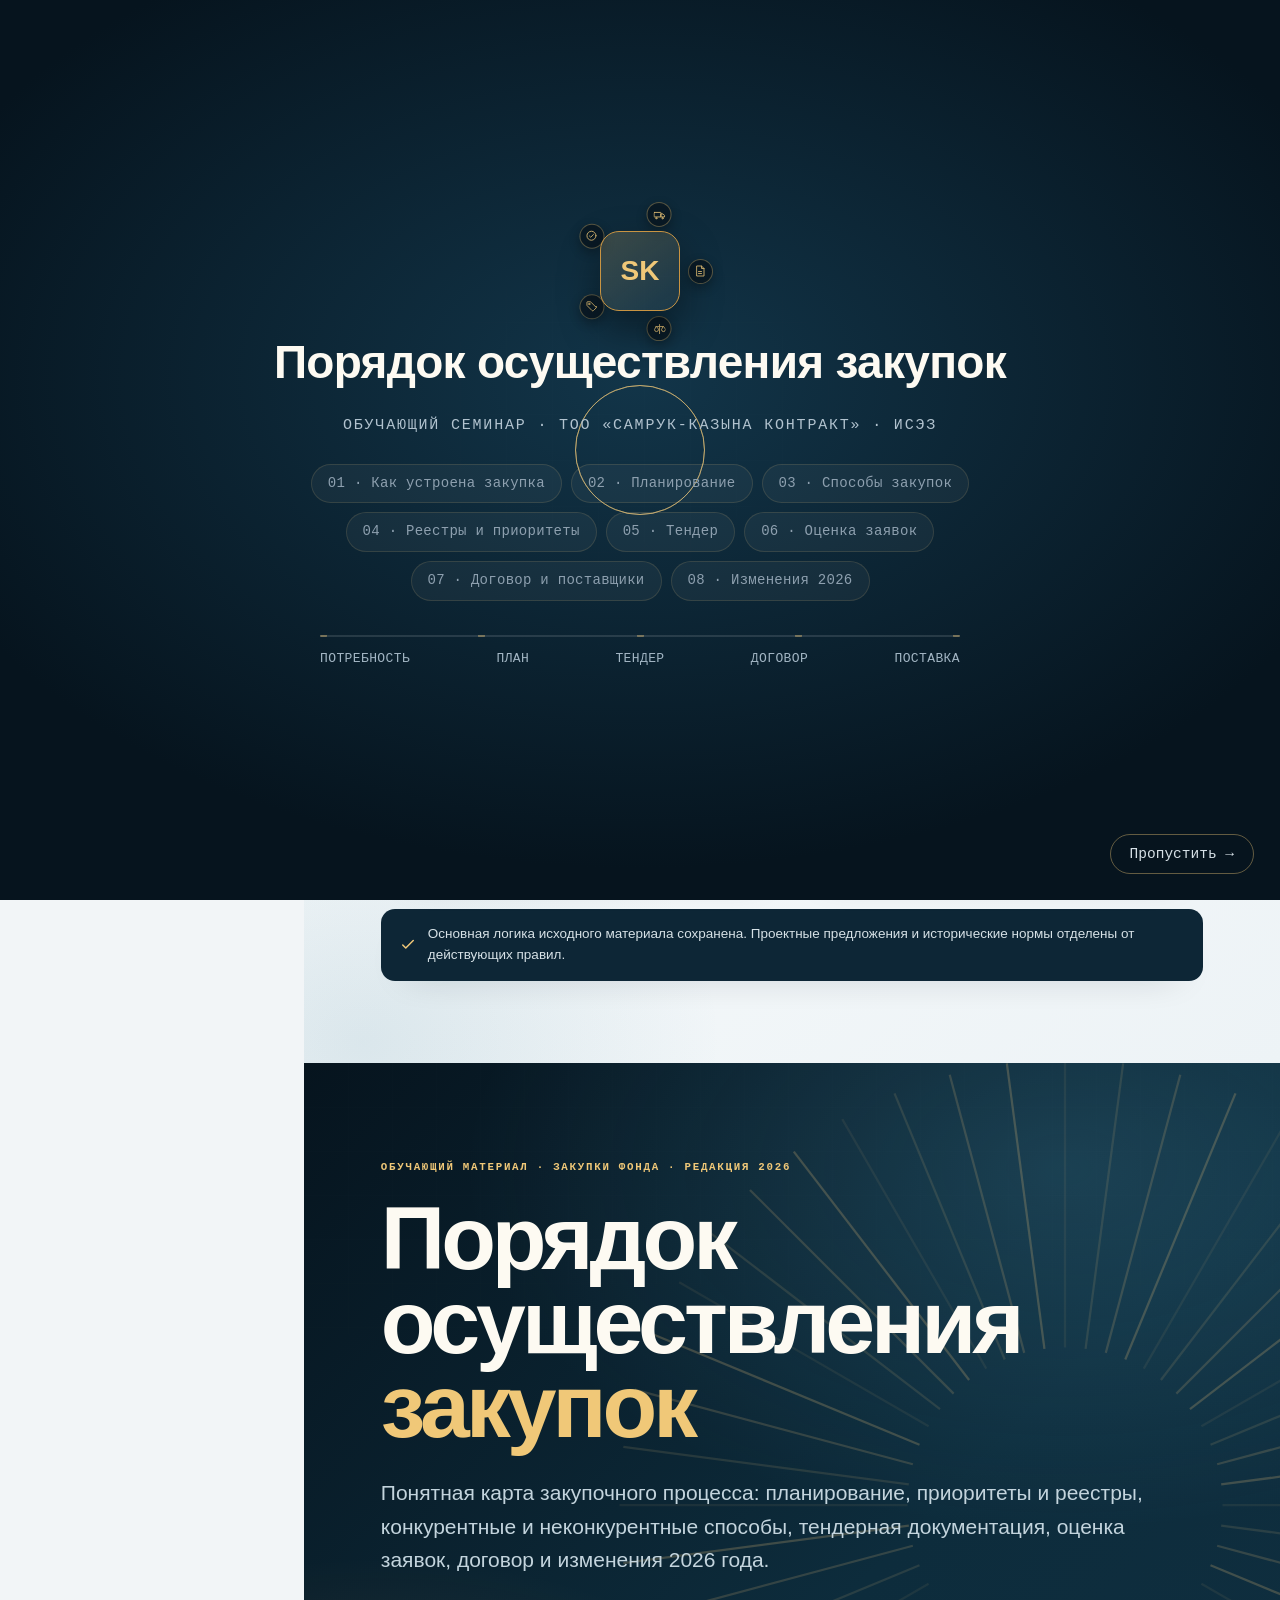
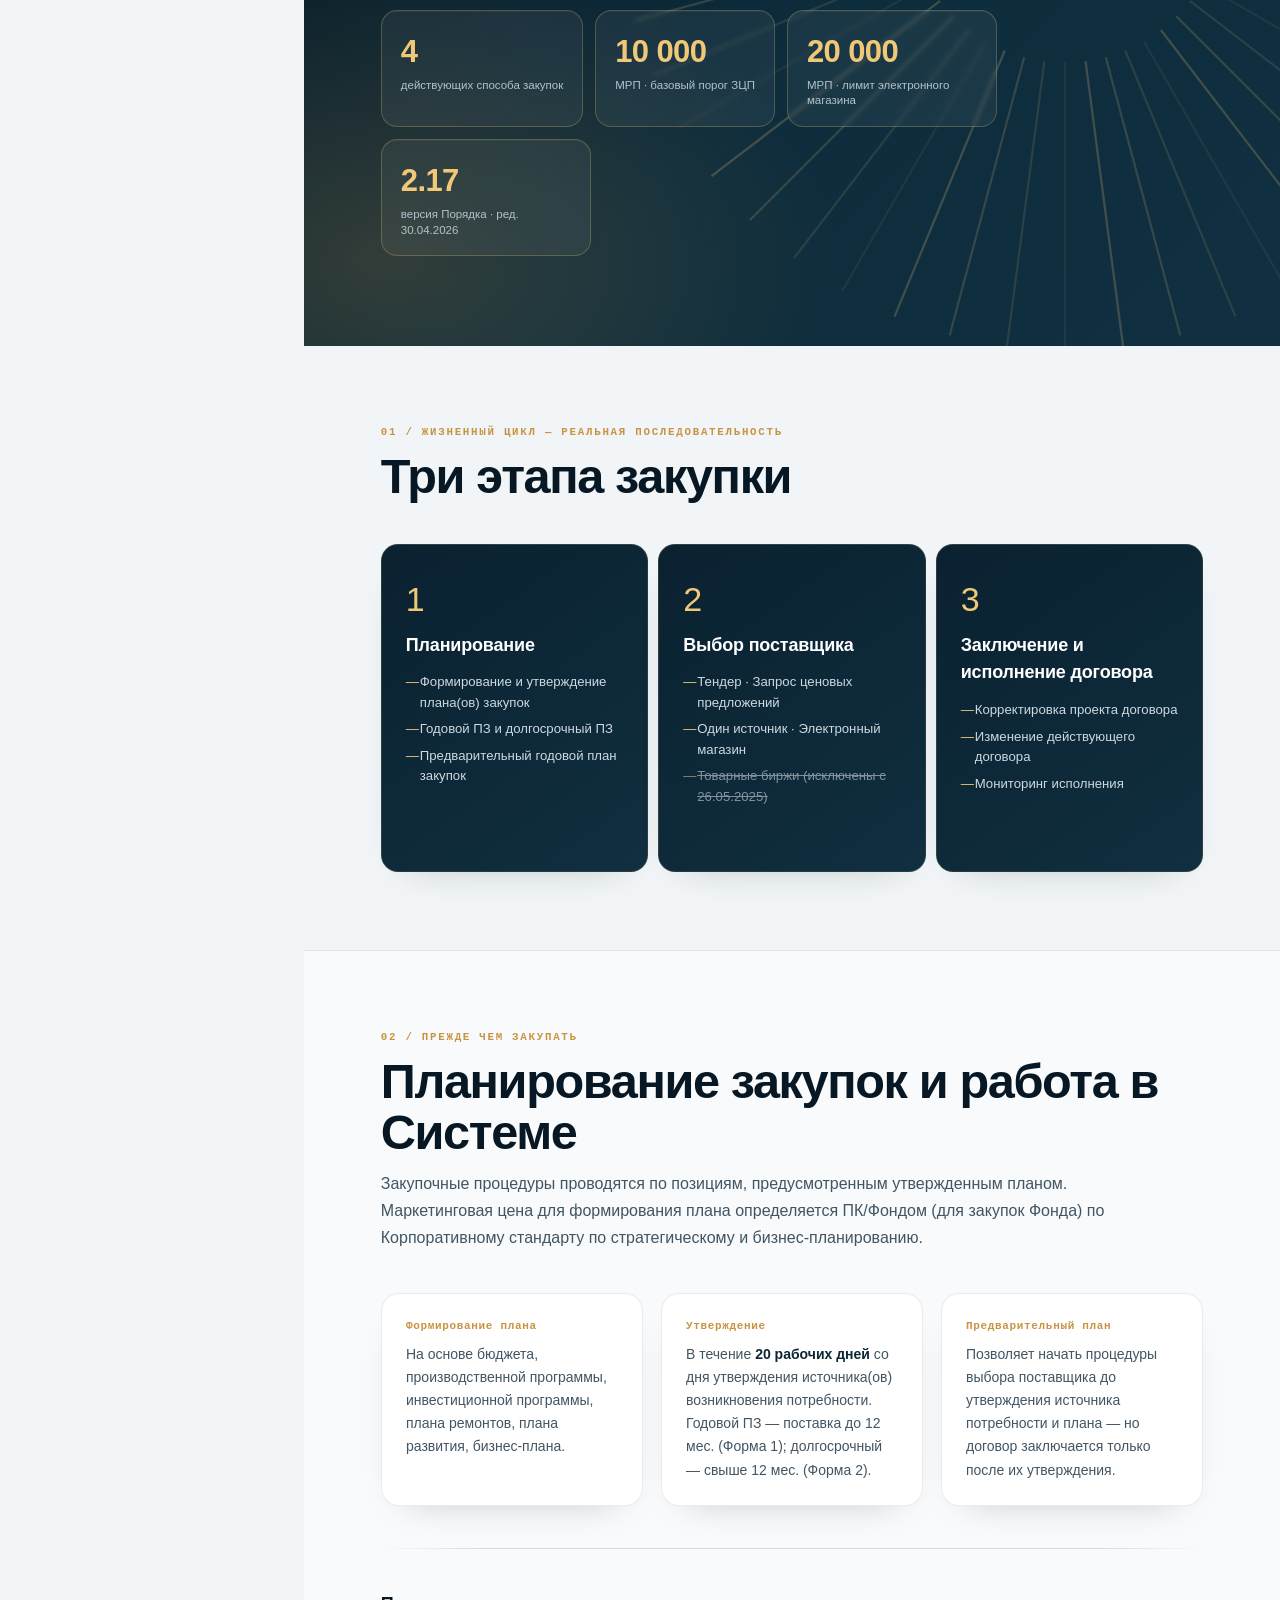
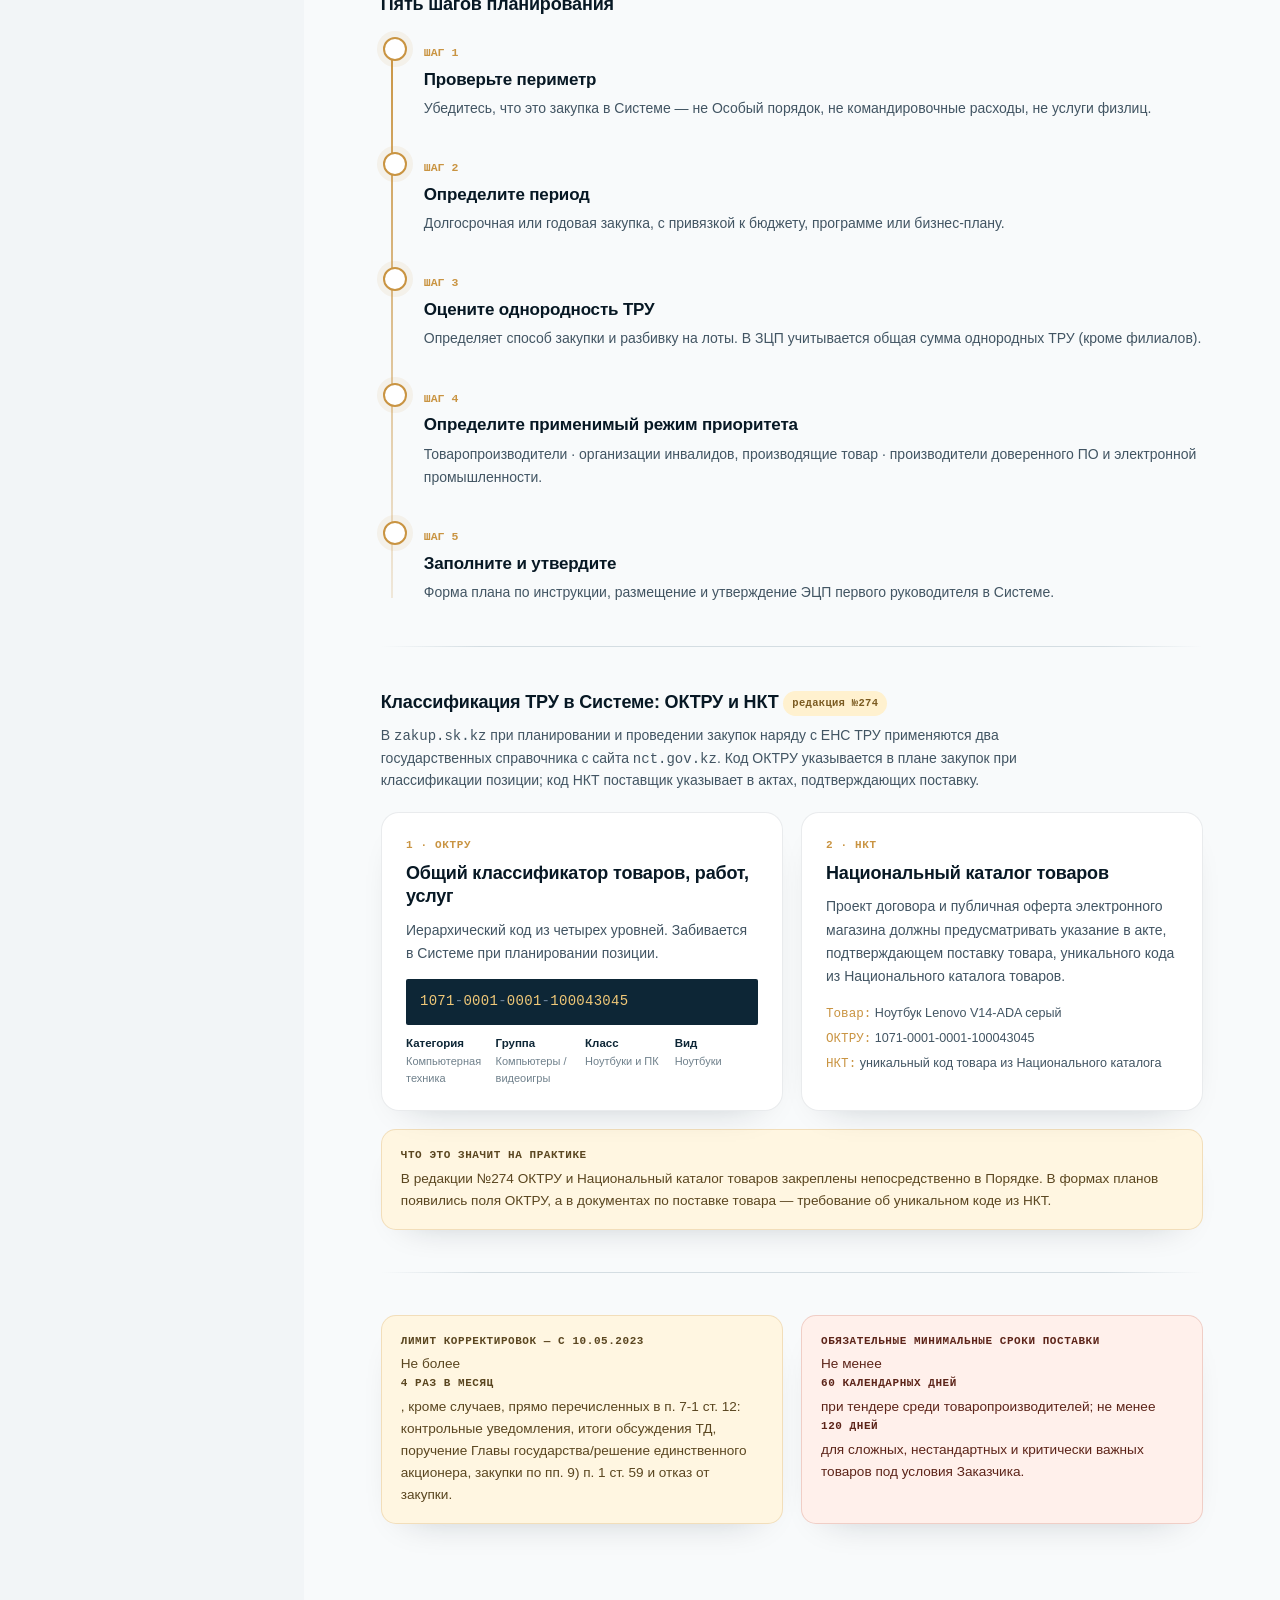
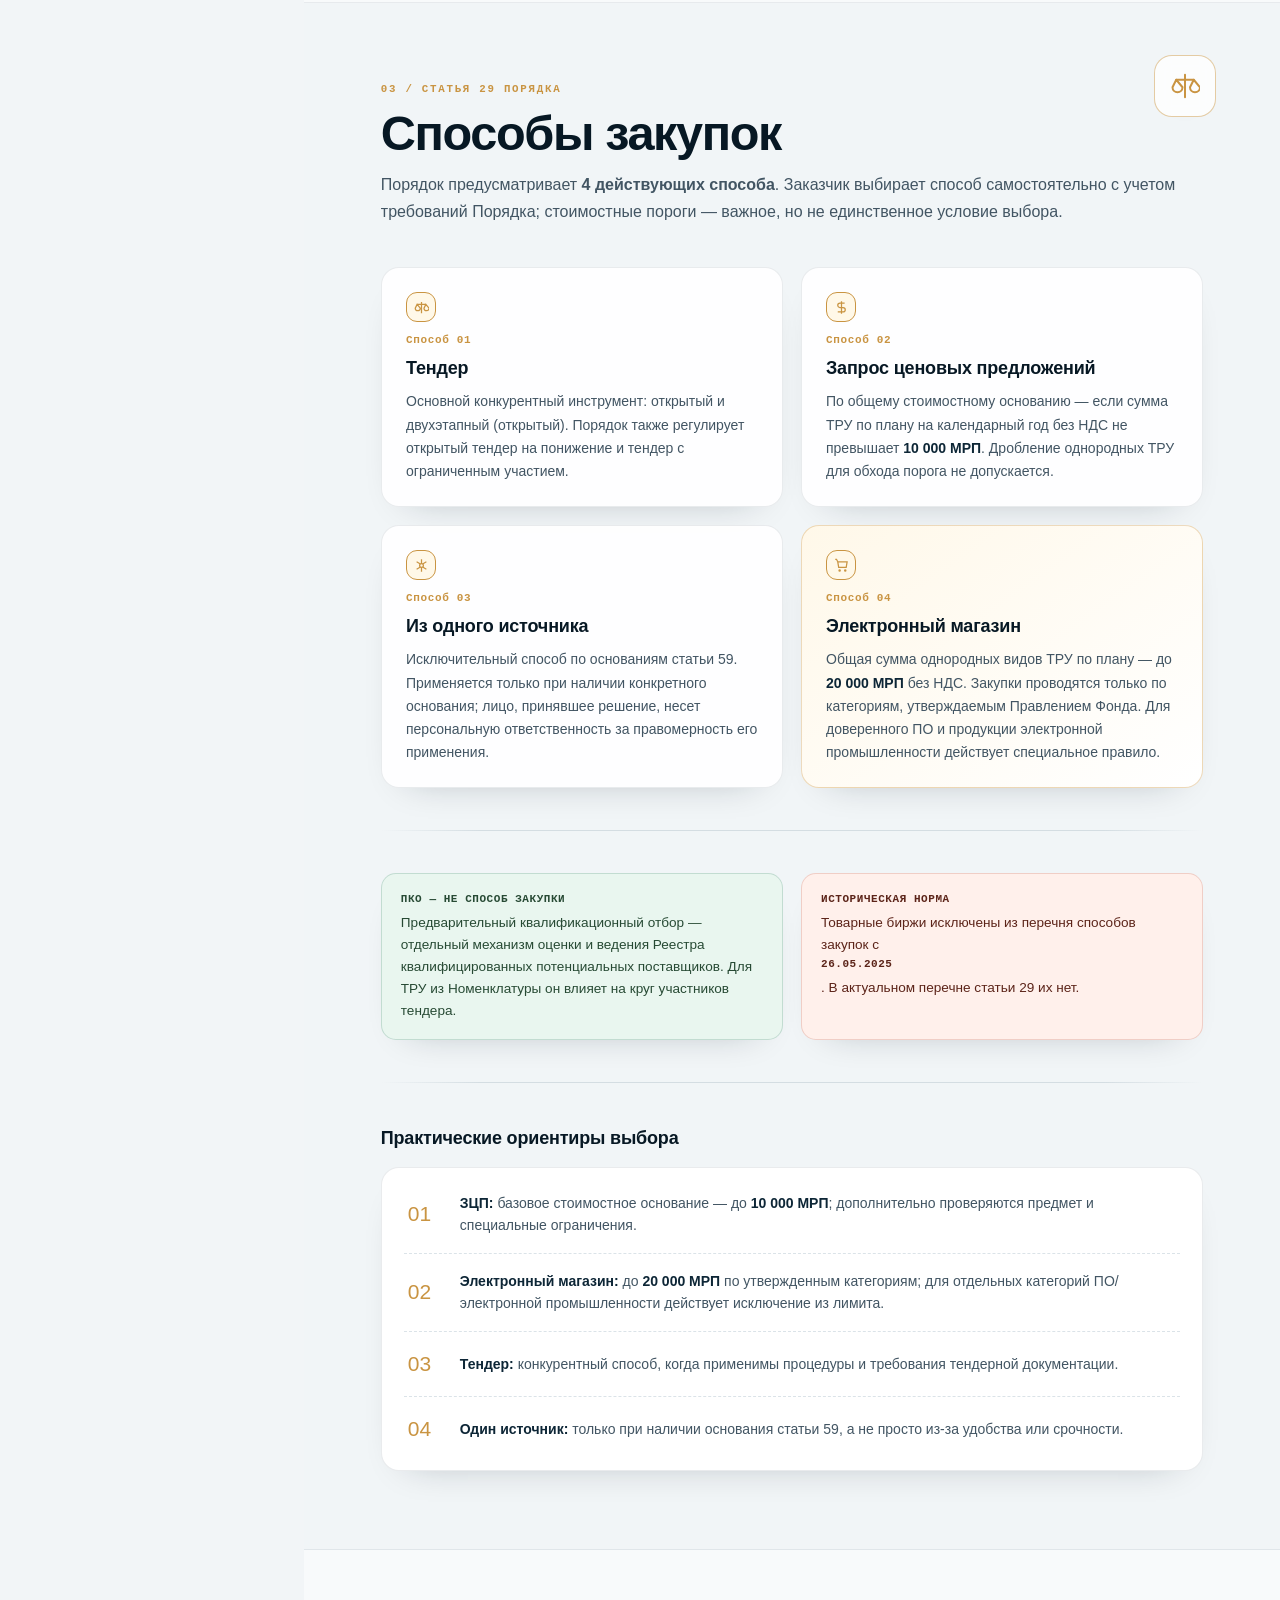
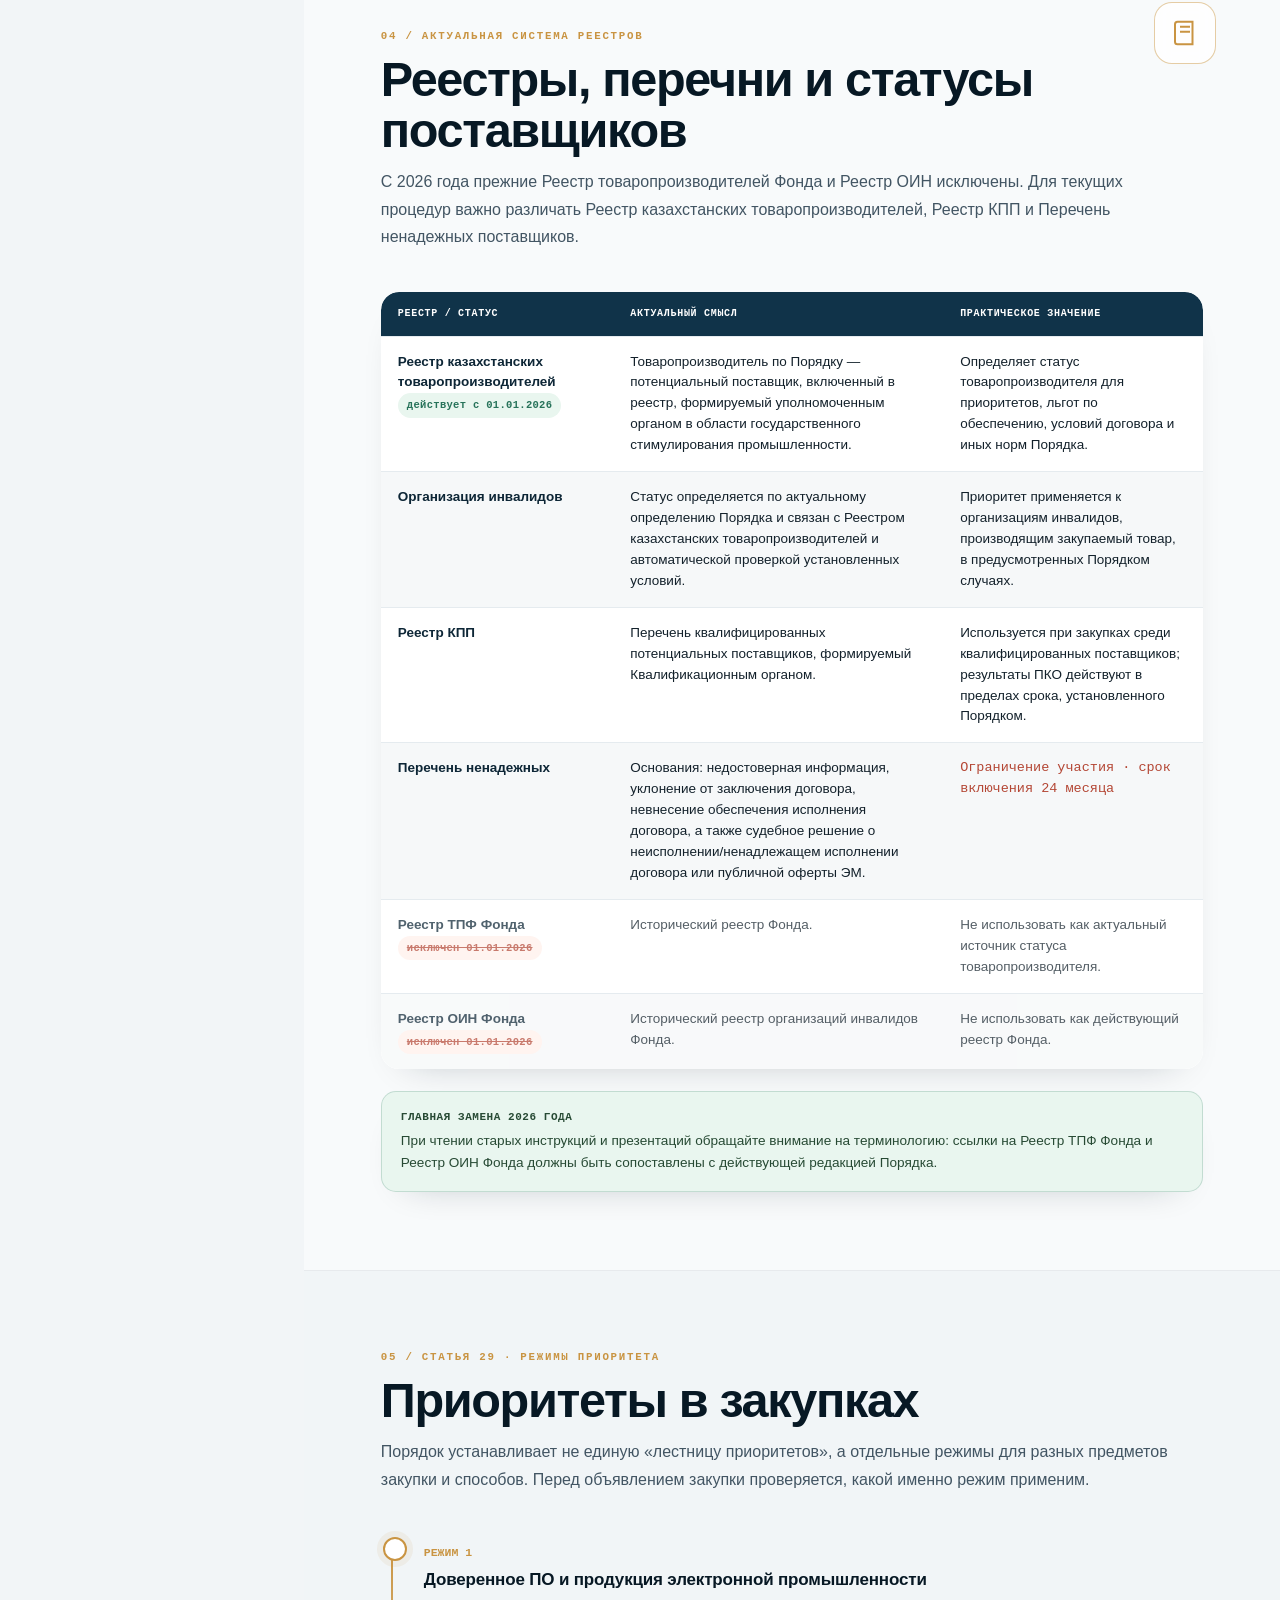
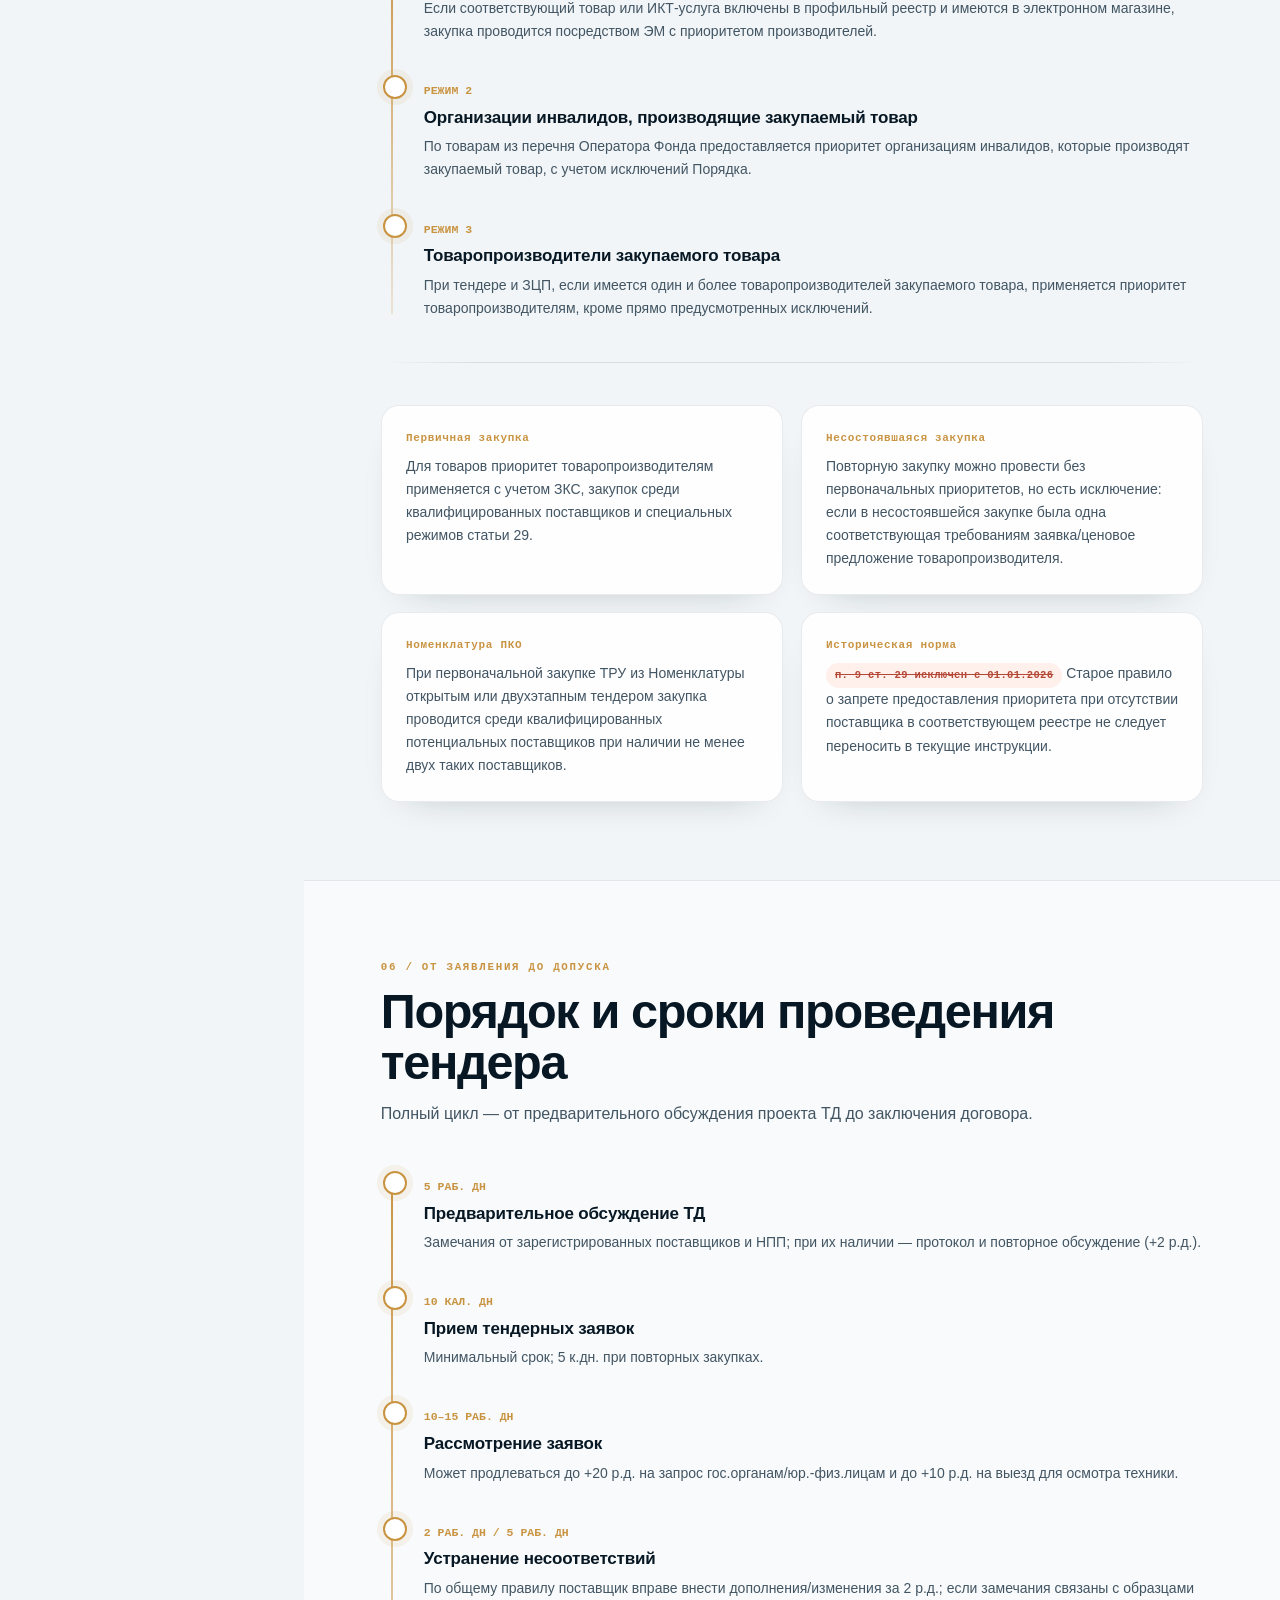
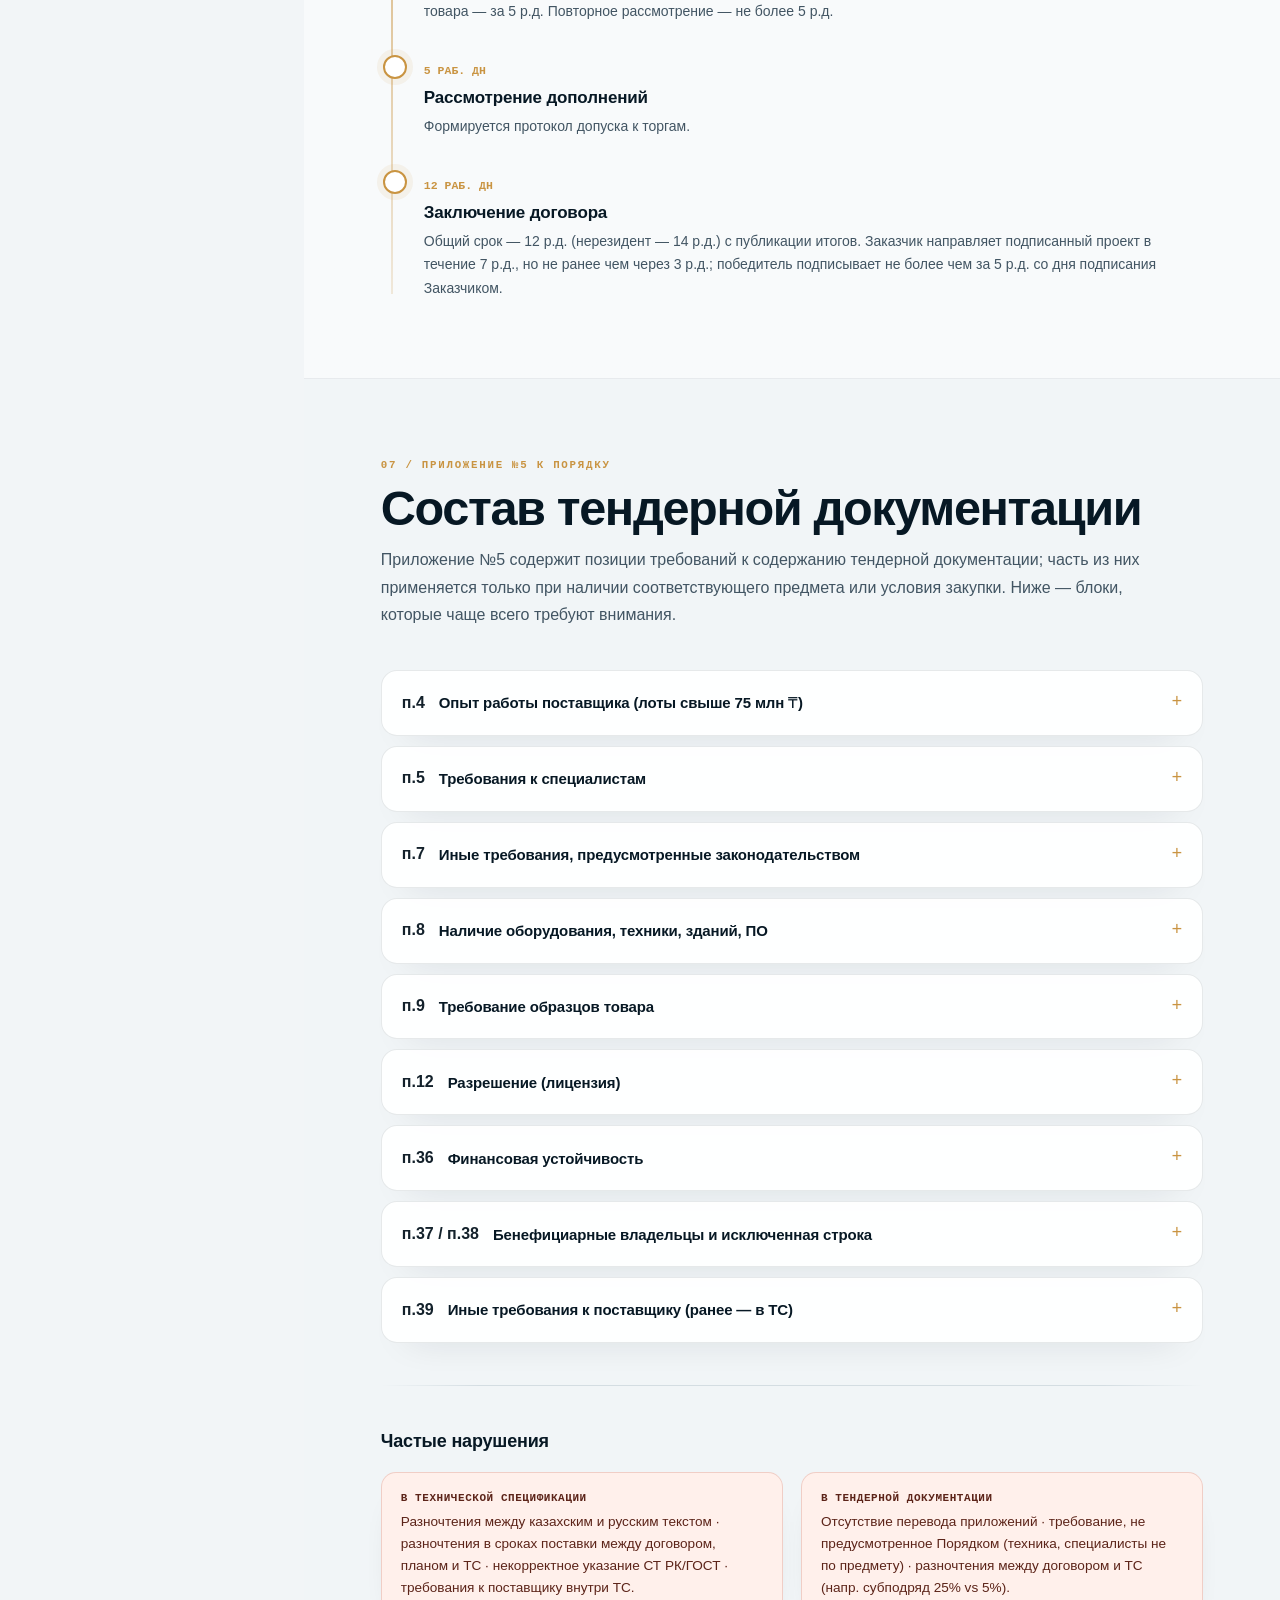
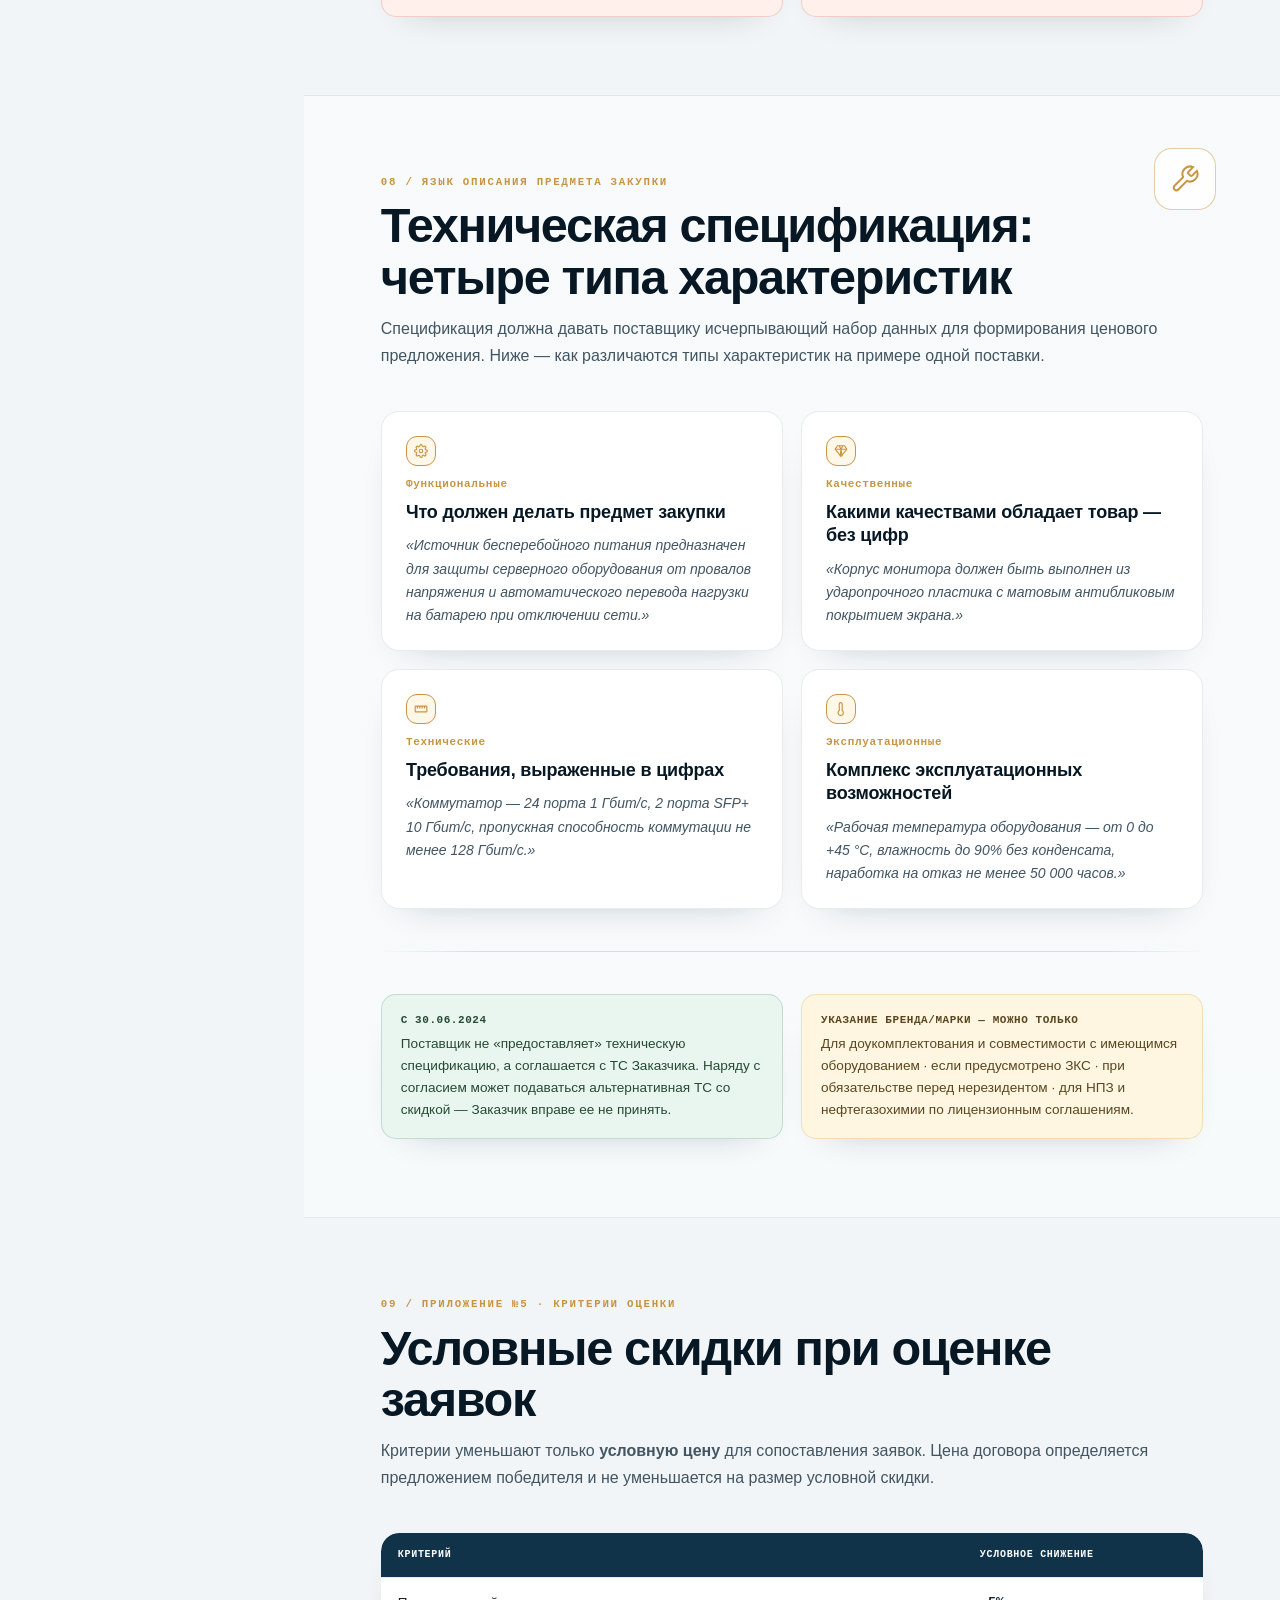
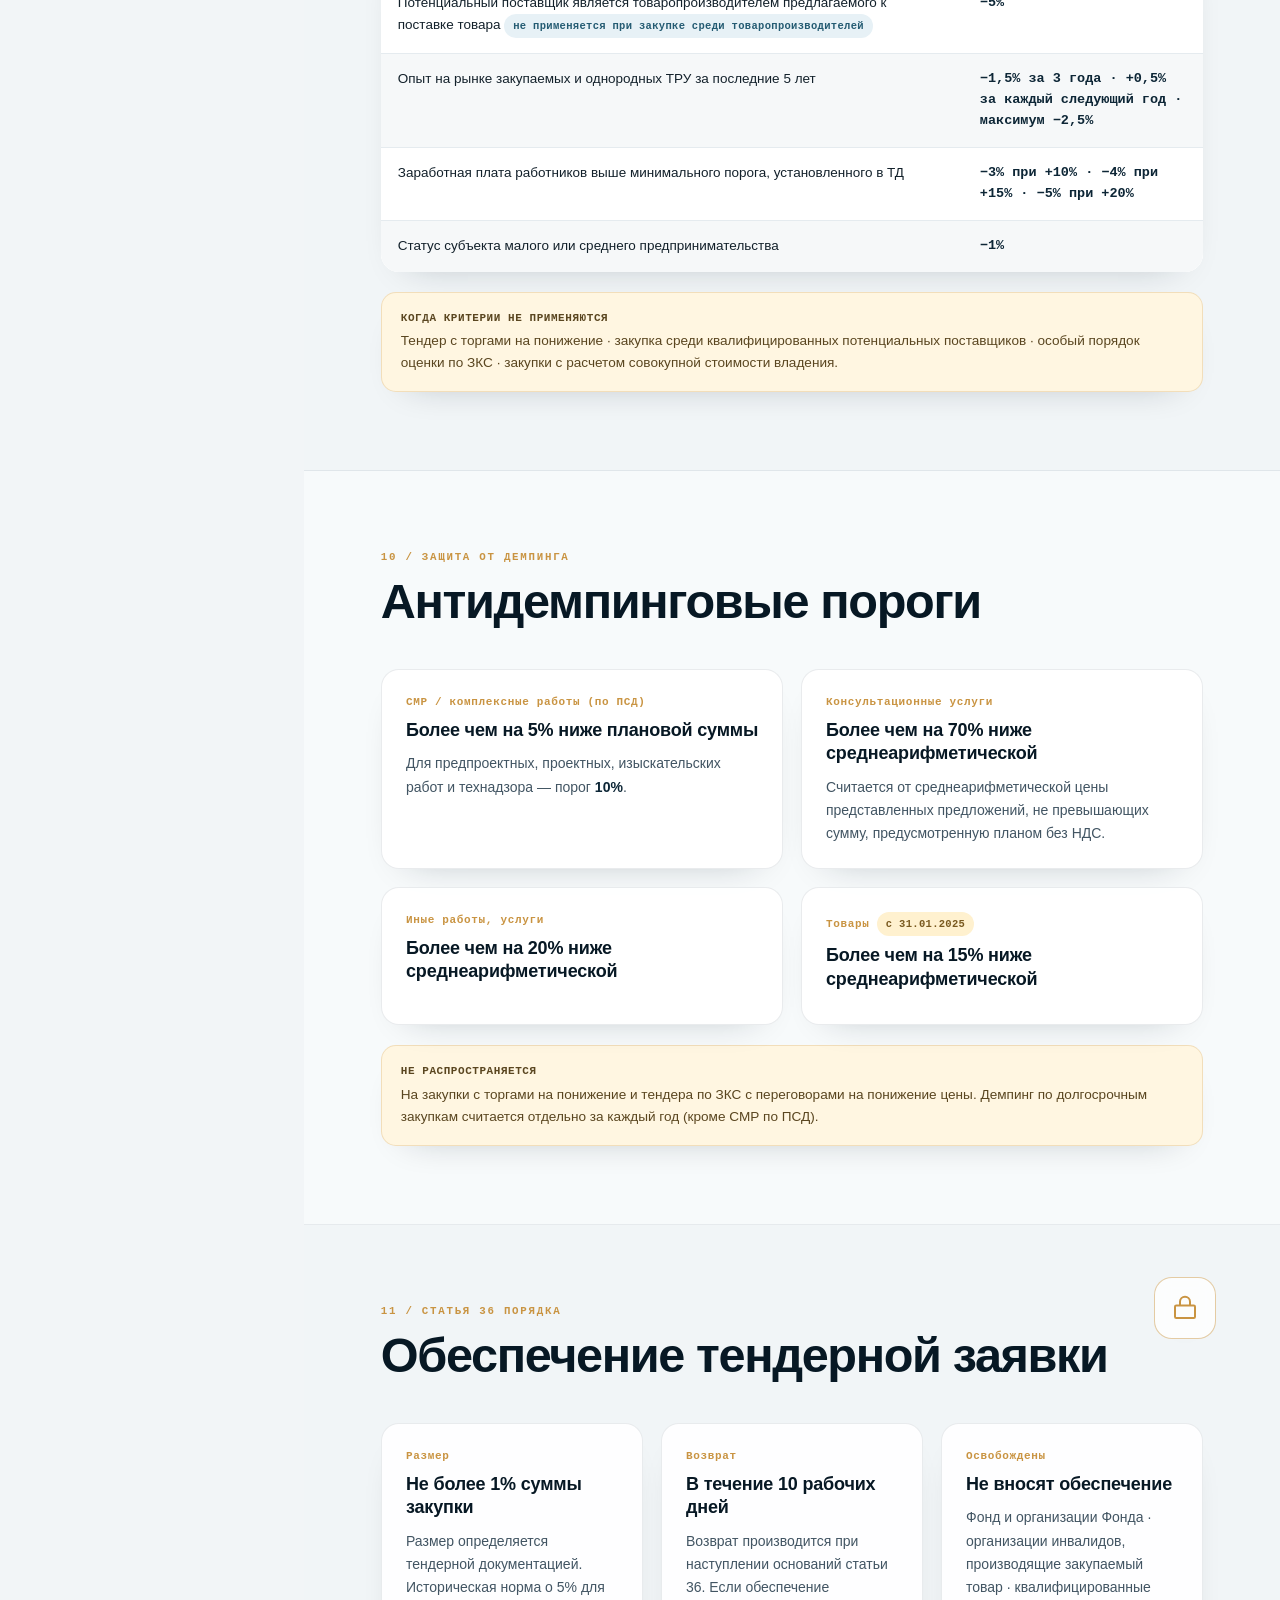
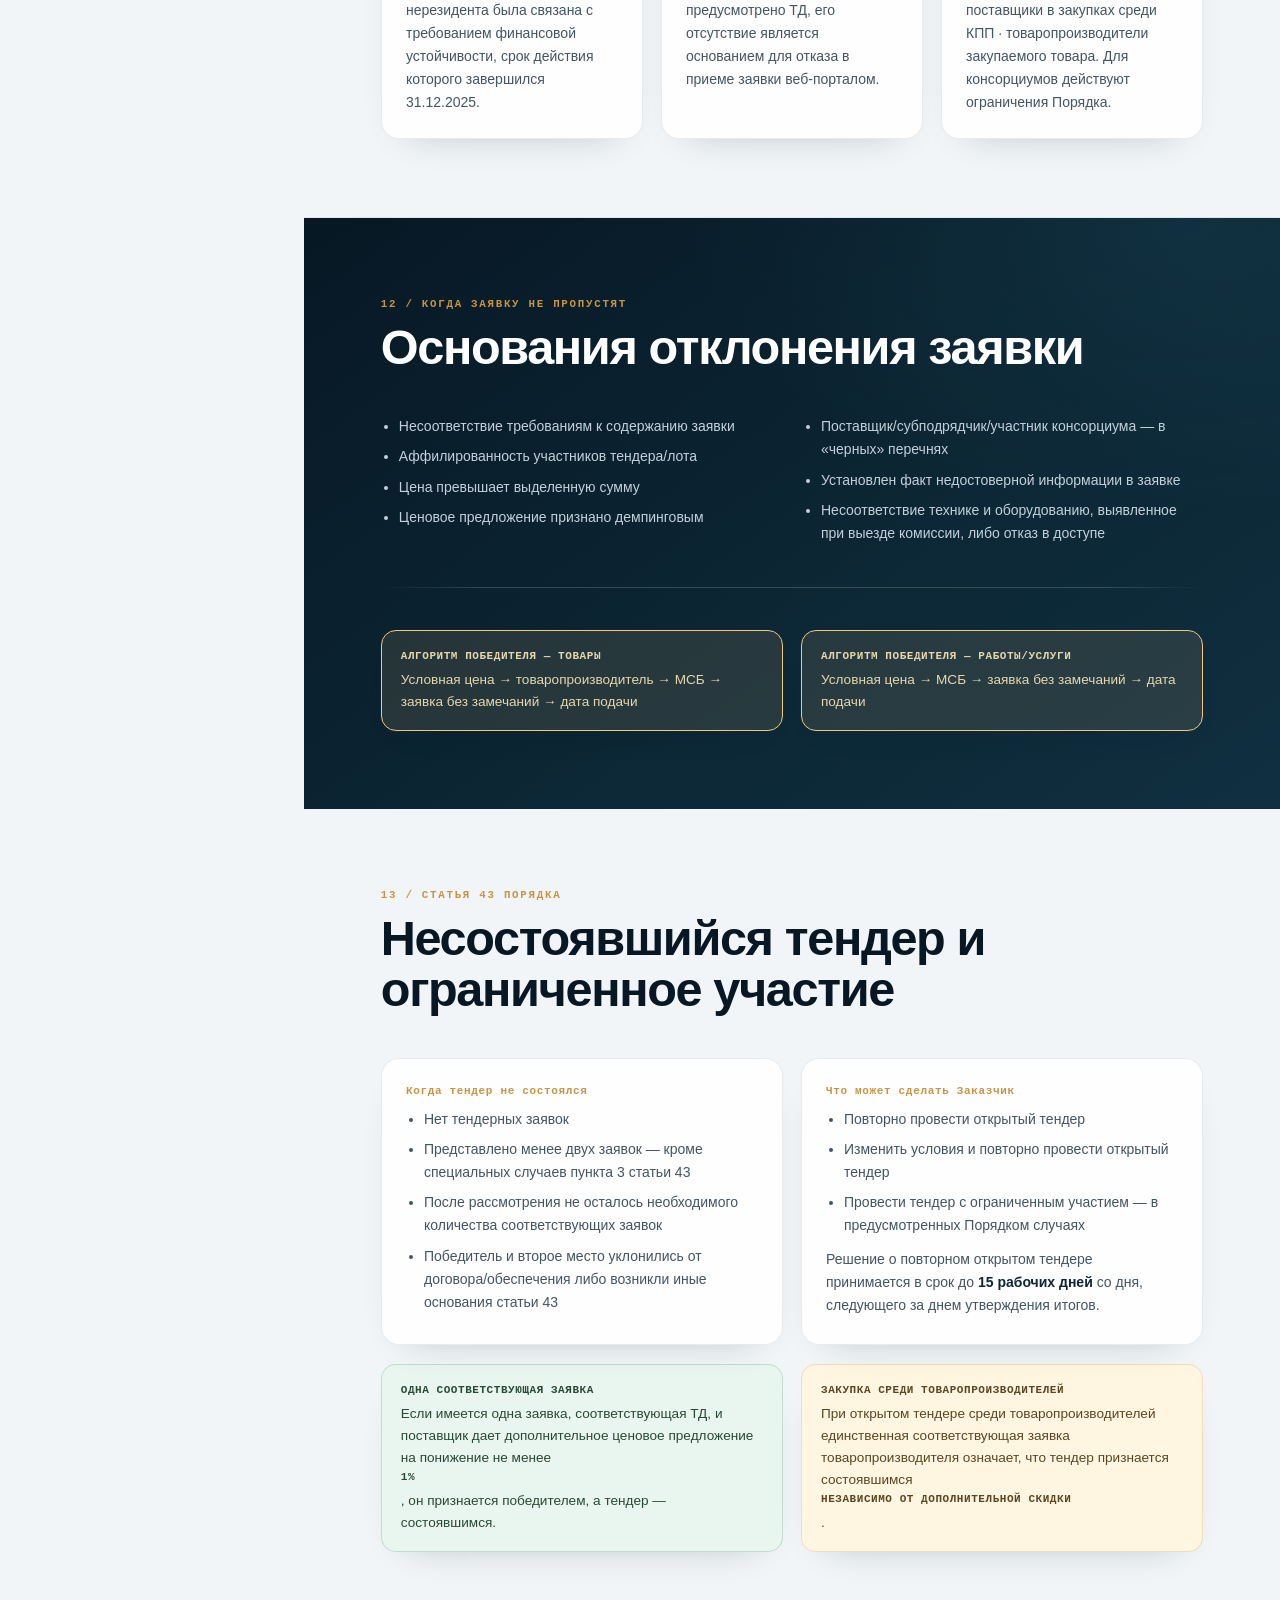
<file: index.html>
<!DOCTYPE html>
<html lang="ru">
<head>
<meta charset="UTF-8">
<meta name="viewport" content="width=device-width, initial-scale=1.0">
<title>Порядок осуществления закупок — обучающий семинар 2026</title>
<style>
  :root{
    --navy-950:#16303f;
    --navy-900:#1d3d4f;
    --navy-800:#26536a;
    --navy-700:#356480;
    --navy-600:#4a7f9c;
    --brass:#bf8a3c;
    --brass-light:#e2bd78;
    --brass-pale:#f3e6c8;
    --paper:#f6f4ef;
    --paper-white:#ffffff;
    --paper-line:#e3ddd0;
    --ink:#20272c;
    --ink-soft:#414b54;
    --muted:#6f6a5e;
    --danger:#a8482f;
    --danger-bg:#f8e8e0;
    --good:#3f7255;
    --good-bg:#e5efe6;
    --info-bg:#e6eef2;
    --shadow: 0 16px 40px -22px rgba(22,48,63,0.28);
    --radius: 3px;
  }
  *{box-sizing:border-box; margin:0; padding:0;}
  html{scroll-behavior:smooth;}
  body{
    font-family:-apple-system,BlinkMacSystemFont,'Segoe UI',Roboto,Arial,sans-serif;
    background:var(--paper);
    color:var(--ink);
    line-height:1.55;
    -webkit-font-smoothing:antialiased;
    overflow-x:hidden;
  }
  ::selection{background:var(--brass-light); color:var(--navy-950);}
  a{color:inherit;}

  /* subtle paper grain */
  body::before{
    content:"";
    position:fixed; inset:0;
    pointer-events:none;
    z-index:2000;
    opacity:.035;
    background-image:url("data:image/svg+xml,%3Csvg xmlns='http://www.w3.org/2000/svg' width='140' height='140'%3E%3Cfilter id='n'%3E%3CfeTurbulence type='fractalNoise' baseFrequency='0.9' numOctaves='2' stitchTiles='stitch'/%3E%3C/filter%3E%3Crect width='100%25' height='100%25' filter='url(%23n)'/%3E%3C/svg%3E");
  }

  h1,h2,h3,h4{ font-family:'Avenir Next','Segoe UI',Arial,sans-serif; font-weight:560; letter-spacing:-0.01em; color:var(--navy-950); }

  .mono{ font-family:SFMono-Regular,Consolas,'Liberation Mono',Menlo,monospace; }
  .eyebrow{
    font-family:SFMono-Regular,Consolas,'Liberation Mono',Menlo,monospace;
    text-transform:uppercase;
    letter-spacing:.14em;
    font-size:11.5px;
    color:var(--brass);
    font-weight:600;
  }

  /* ============ PROGRESS BAR ============ */
  #progress{
    position:fixed; top:0; left:0; height:3px; width:0%;
    background:linear-gradient(90deg, var(--brass), var(--brass-light));
    z-index:3000; transition:width .1s linear;
  }

  /* ============ LAYOUT ============ */
  .app{ display:grid; grid-template-columns:290px 1fr; min-height:100vh; }
  @media (max-width: 980px){ .app{ grid-template-columns:1fr; } }

  /* ============ SIDEBAR — DOSSIER TABS ============ */
  .sidebar{
    background:var(--navy-950);
    border-right:1px solid rgba(191,138,60,.25);
    position:sticky; top:0; height:100vh; overflow-y:auto;
    padding:26px 0 30px;
    scrollbar-width:thin; scrollbar-color:var(--navy-700) transparent;
  }
  .sidebar::-webkit-scrollbar{width:6px;}
  .sidebar::-webkit-scrollbar-thumb{background:var(--navy-700);}
  @media (max-width:980px){
    .sidebar{
      position:fixed; top:0; left:0; width:290px; z-index:1500;
      transform:translateX(-100%); transition:transform .3s ease;
      box-shadow:30px 0 60px rgba(0,0,0,.4);
    }
    .sidebar.open{ transform:translateX(0); }
  }

  .brand{ padding:0 22px 22px; border-bottom:1px solid rgba(191,138,60,.22); margin-bottom:10px;}
  .brand .mark{
    width:38px; height:38px; border:1.4px solid var(--brass);
    border-radius:50%; display:flex; align-items:center; justify-content:center;
    font-family:'Avenir Next','Segoe UI',Arial,sans-serif; font-weight:650; color:var(--brass-light); font-size:15px;
    margin-bottom:12px; position:relative;
  }
  .brand .mark::before{
    content:""; position:absolute; inset:-6px; border:1px solid rgba(191,138,60,.35); border-radius:50%;
  }
  .brand .name{ color:var(--paper-white); font-family:'Avenir Next','Segoe UI',Arial,sans-serif; font-size:15.5px; font-weight:600; line-height:1.3;}
  .brand .sub{ color:var(--navy-600); font-size:11px; margin-top:4px; font-family:SFMono-Regular,Consolas,'Liberation Mono',Menlo,monospace; letter-spacing:.05em;}

  .navgroup{ margin-bottom:4px; }
  .navgroup-label{
    padding:14px 22px 6px; font-family:SFMono-Regular,Consolas,'Liberation Mono',Menlo,monospace; font-size:10px;
    letter-spacing:.14em; text-transform:uppercase; color:var(--navy-600);
  }
  .navlink{
    display:flex; align-items:center; gap:10px;
    padding:9px 22px 9px 19px; font-size:13.2px; color:#c8d3dd;
    border-left:3px solid transparent; cursor:pointer; text-decoration:none;
    transition:all .18s ease; line-height:1.3;
  }
  .navlink svg{ flex:none; opacity:.65; }
  .navlink:hover{ background:rgba(191,138,60,.08); color:var(--paper-white); }
  .navlink.active{
    border-left-color:var(--brass); background:rgba(191,138,60,.14);
    color:var(--brass-light); font-weight:600;
  }
  .navlink.active svg{ opacity:1; }

  .sidebar-foot{
    margin-top:18px; padding:16px 22px 0; border-top:1px solid rgba(191,138,60,.2);
    font-size:11px; color:var(--navy-600); font-family:SFMono-Regular,Consolas,'Liberation Mono',Menlo,monospace; line-height:1.7;
  }

  .menu-toggle{
    display:none; position:fixed; top:16px; left:16px; z-index:1600;
    width:44px; height:44px; background:var(--navy-950); border:1px solid var(--brass);
    border-radius:50%; align-items:center; justify-content:center; cursor:pointer;
    box-shadow:var(--shadow);
  }
  .menu-toggle svg{ stroke:var(--brass-light); }
  @media (max-width:980px){ .menu-toggle{ display:flex; } }
  .scrim{ display:none; position:fixed; inset:0; background:rgba(6,12,20,.55); z-index:1400; }
  .scrim.show{ display:block; }

  /* ============ MAIN ============ */
  main{ min-width:0; }

  /* ---------- HERO ---------- */
  .hero{
    position:relative; background:radial-gradient(130% 110% at 18% 0%, #2a5266 0%, var(--navy-950) 60%);
    color:var(--paper-white); padding:96px 60px 84px; overflow:hidden;
    border-bottom:6px solid var(--brass);
  }
  @media (max-width:700px){ .hero{ padding:96px 24px 60px; } }
  .hero .rays{
    position:absolute; top:50%; left:78%; width:900px; height:900px; transform:translate(-50%,-50%);
    pointer-events:none; opacity:.55;
  }
  @media (max-width:980px){ .hero .rays{ left:60%; opacity:.32; } }
  .hero-inner{ position:relative; z-index:2; max-width:820px; }
  .hero .eyebrow{ color:var(--brass-light); }
  .hero h1{
    font-size:clamp(34px,5vw,58px); color:#fdfaf2; margin:16px 0 20px; line-height:1.06; font-weight:600;
  }
  .hero h1 em{ font-style:normal; color:var(--brass-light); }
  .hero p.lead{ font-size:16.5px; color:#cfdae1; max-width:600px; margin-bottom:34px; }
  .hero .stats{ display:flex; flex-wrap:wrap; gap:14px; }
  .stat-seal{
    border:1px solid rgba(226,189,120,.45); background:rgba(255,255,255,.05);
    padding:14px 18px; min-width:140px; backdrop-filter:blur(2px);
  }
  .stat-seal .num{ font-family:'Avenir Next','Segoe UI',Arial,sans-serif; font-size:26px; color:var(--brass-light); font-weight:600; }
  .stat-seal .lbl{ font-size:11.5px; color:#b3c2cc; margin-top:2px; }

  /* ---------- SECTION SHELL ---------- */
  section.block{ padding:64px 60px; border-bottom:1px solid var(--paper-line); position:relative; }
  @media (max-width:700px){ section.block{ padding:48px 22px; } }
  section.block.dark{
    background:var(--navy-900); color:#dbe3ea; border-bottom:none;
  }
  section.block.dark h2, section.block.dark h3{ color:var(--paper-white); }
  .block-head{ max-width:760px; margin-bottom:38px; }
  .block-head .eyebrow{ display:block; margin-bottom:10px; }
  .block-head h2{ font-size:clamp(24px,3vw,34px); }
  .block-head p{ color:var(--ink-soft); margin-top:12px; font-size:15px; max-width:620px; }
  section.block.dark .block-head p{ color:#a9b8c5; }

  .reveal{ opacity:0; transform:translateY(18px); transition:opacity .6s ease, transform .6s ease; }
  .reveal.in{ opacity:1; transform:translateY(0); }

  /* ---------- GRID / CARDS ---------- */
  .grid{ display:grid; gap:18px; }
  .grid-2{ grid-template-columns:repeat(2,1fr); }
  .grid-3{ grid-template-columns:repeat(3,1fr); }
  .grid-4{ grid-template-columns:repeat(4,1fr); }
  @media (max-width:900px){ .grid-2,.grid-3,.grid-4{ grid-template-columns:1fr 1fr; } }
  @media (max-width:640px){ .grid-2,.grid-3,.grid-4{ grid-template-columns:1fr; } }

  .card{
    background:var(--paper-white); border:1px solid var(--paper-line);
    padding:22px 22px 20px; position:relative;
  }
  .card::before{
    content:""; position:absolute; top:0; left:0; width:26px; height:26px;
    background:linear-gradient(135deg, transparent 50%, var(--paper) 50%);
  }
  .card h4{ font-size:16px; margin-bottom:8px; }
  .card p{ font-size:13.6px; color:var(--ink-soft); }
  .card .tagnum{ font-family:SFMono-Regular,Consolas,'Liberation Mono',Menlo,monospace; font-size:11px; color:var(--brass); letter-spacing:.06em; display:block; margin-bottom:8px; }

  .icon-badge{
    width:36px; height:36px; border:1px solid var(--brass); border-radius:50%;
    display:flex; align-items:center; justify-content:center; margin-bottom:12px; color:var(--brass);
  }

  /* ---------- SECTION ILLUSTRATIONS (decorative, interactive on hover) ---------- */
  .sec-illus{
    position:absolute; top:30px; right:58px; width:68px; height:68px;
    border:1.4px solid var(--brass); border-radius:50%;
    display:flex; align-items:center; justify-content:center;
    background:radial-gradient(circle at 32% 28%, #ffffff, var(--paper) 72%);
    color:var(--brass); box-shadow:var(--shadow); cursor:help;
    transition:transform .3s ease, box-shadow .3s ease;
  }
  .sec-illus::after{
    content:""; position:absolute; inset:-7px; border:1px solid rgba(191,138,60,.3); border-radius:50%;
  }
  .sec-illus:hover{ transform:scale(1.1) rotate(-6deg); box-shadow:0 20px 44px -18px rgba(22,48,63,.4); }
  section.block.dark .sec-illus{ background:radial-gradient(circle at 32% 28%, #274357, var(--navy-950) 72%); color:var(--brass-light); }
  section.block.dark .sec-illus::after{ border-color:rgba(226,189,120,.28); }
  @media (max-width:900px){ .sec-illus{ display:none; } }

  /* small inline icon used inside cards, sits above tagnum */
  .card-ico{
    width:30px; height:30px; border-radius:50%; border:1px solid var(--brass);
    display:flex; align-items:center; justify-content:center; color:var(--brass);
    margin-bottom:10px; background:var(--paper);
  }

  /* ---------- TAGS / PILLS / STAMPS ---------- */
  .tag{
    display:inline-flex; align-items:center; gap:5px;
    font-family:SFMono-Regular,Consolas,'Liberation Mono',Menlo,monospace; font-size:10.5px; letter-spacing:.03em;
    padding:3px 9px; border-radius:20px; font-weight:600; white-space:nowrap;
  }
  .tag.new{ background:var(--good-bg); color:var(--good); }
  .tag.out{ background:var(--danger-bg); color:var(--danger); text-decoration:line-through; }
  .tag.info{ background:var(--info-bg); color:var(--navy-700); }
  .tag.gold{ background:var(--brass-pale); color:#7a5a20; }

  .stamp{
    display:inline-block; border:2px solid var(--danger); color:var(--danger);
    padding:6px 14px; font-family:SFMono-Regular,Consolas,'Liberation Mono',Menlo,monospace; font-weight:700; font-size:12px;
    letter-spacing:.08em; transform:rotate(-3deg); border-radius:3px;
    text-transform:uppercase;
  }
  .stamp.gold{ border-color:var(--brass); color:#7a5a20; }
  .stamp.good{ border-color:var(--good); color:var(--good); }

  /* ---------- DIVIDER RULE ---------- */
  .rule{ height:1px; background:repeating-linear-gradient(90deg, var(--paper-line) 0 6px, transparent 6px 10px); margin:34px 0; }

  /* ---------- TABLE ---------- */
  .tablewrap{ overflow-x:auto; border:1px solid var(--paper-line); }
  table.doc{ width:100%; border-collapse:collapse; min-width:560px; background:var(--paper-white); }
  table.doc th{
    text-align:left; font-family:SFMono-Regular,Consolas,'Liberation Mono',Menlo,monospace; font-size:10.5px; text-transform:uppercase;
    letter-spacing:.07em; color:var(--paper-white); background:var(--navy-800); padding:12px 16px;
  }
  table.doc td{ padding:12px 16px; border-top:1px solid var(--paper-line); font-size:13.4px; vertical-align:top; color:var(--ink); }
  table.doc tr:nth-child(even) td{ background:#f2f0ea; }
  table.doc td strong{ color:var(--navy-900); }

  /* tables inside dark sections: dark card, light text */
  section.block.dark .tablewrap{ border-color:rgba(191,138,60,.35); }
  section.block.dark table.doc{ background:#1a3949; }
  section.block.dark table.doc th{ background:#12303e; color:var(--brass-light); }
  section.block.dark table.doc td{ color:#e2e9ef; border-top-color:rgba(191,138,60,.18); }
  section.block.dark table.doc tr:nth-child(even) td{ background:#204656; }
  section.block.dark table.doc td strong{ color:#fff; }
  section.block.dark table.doc td.mono{ color:var(--brass-light); }

  /* ---------- TIMELINE (sequential only) ---------- */
  .timeline{ position:relative; padding-left:30px; }
  .timeline::before{ content:""; position:absolute; left:8px; top:6px; bottom:6px; width:2px; background:var(--paper-line); }
  .tstep{ position:relative; padding-bottom:26px; }
  .tstep:last-child{ padding-bottom:0; }
  .tstep::before{
    content:""; position:absolute; left:-30px; top:2px; width:18px; height:18px; border-radius:50%;
    background:var(--paper-white); border:2px solid var(--brass);
  }
  .tstep .tt{ font-family:SFMono-Regular,Consolas,'Liberation Mono',Menlo,monospace; font-size:11.5px; color:var(--brass); font-weight:700; }
  .tstep h4{ font-size:15px; margin:3px 0 4px; }
  .tstep p{ font-size:13.2px; color:var(--ink-soft); }

  /* timeline inside dark sections */
  section.block.dark .timeline::before{ background:rgba(191,138,60,.3); }
  section.block.dark .tstep::before{ background:var(--navy-950); border-color:var(--brass-light); }
  section.block.dark .tstep .tt{ color:var(--brass-light); }
  section.block.dark .tstep h4{ color:var(--paper-white); }
  section.block.dark .tstep p{ color:#a9b8c5; }

  /* horizontal process rail */
  .hrail{ display:grid; grid-template-columns:repeat(3,1fr); gap:2px; background:var(--brass); border:1px solid var(--brass); }
  @media (max-width:760px){ .hrail{ grid-template-columns:1fr; } }
  .hrail>div{ background:var(--navy-950); color:#fff; padding:26px 22px; }
  .hrail .step-no{ font-family:'Avenir Next','Segoe UI',Arial,sans-serif; font-size:30px; color:var(--brass-light); }
  .hrail h4{ color:#fff; font-size:16.5px; margin:6px 0 10px; }
  .hrail ul{ list-style:none; font-size:12.8px; color:#cdd9e0; }
  .hrail ul li{ padding:3px 0 3px 14px; position:relative; }
  .hrail ul li::before{ content:"—"; position:absolute; left:0; color:var(--brass-light); }

  /* ---------- ACCORDION ---------- */
  .accordion{ border:1px solid var(--paper-line); background:var(--paper-white); }
  .acc-item + .acc-item{ border-top:1px solid var(--paper-line); }
  .acc-head{
    display:flex; justify-content:space-between; align-items:center; gap:14px;
    padding:16px 20px; cursor:pointer; user-select:none;
  }
  .acc-head:hover{ background:#f2f0ea; }
  .acc-head .tagnum{ margin:0; }
  .acc-head h4{ font-size:14.5px; flex:1; }
  .acc-head .plus{ font-family:SFMono-Regular,Consolas,'Liberation Mono',Menlo,monospace; font-size:18px; color:var(--brass); transition:transform .25s ease; flex:none; }
  .acc-item.open .plus{ transform:rotate(45deg); }
  .acc-body{ max-height:0; overflow:hidden; transition:max-height .3s ease; }
  .acc-item.open .acc-body{ }
  .acc-body-in{ padding:0 20px 20px; font-size:13.4px; color:var(--ink-soft); }
  .acc-body-in ul{ margin-left:18px; margin-top:8px; }
  .acc-body-in li{ margin-bottom:6px; }
  .acc-body-in p{ margin-bottom:8px; }

  /* ---------- COMPARE ---------- */
  .compare{ display:grid; grid-template-columns:1fr 1fr; gap:2px; background:var(--paper-line); border:1px solid var(--paper-line); }
  @media (max-width:760px){ .compare{ grid-template-columns:1fr; } }
  .compare>div{ background:var(--paper-white); padding:22px 22px 24px; }
  .compare h4{ font-size:15.5px; margin-bottom:12px; display:flex; align-items:center; gap:8px; }
  .compare ul{ margin-left:18px; font-size:13.2px; color:var(--ink-soft); }
  .compare li{ margin-bottom:8px; }

  /* ---------- callout ---------- */
  .callout{ border-left:3px solid var(--brass); background:var(--brass-pale); padding:16px 20px; font-size:13.6px; color:#5a4620; }
  .callout.danger{ border-color:var(--danger); background:var(--danger-bg); color:#5c2419; }
  .callout.good{ border-color:var(--good); background:var(--good-bg); color:#274a34; }
  .callout strong{ display:block; margin-bottom:3px; font-family:SFMono-Regular,Consolas,'Liberation Mono',Menlo,monospace; font-size:11px; letter-spacing:.05em; text-transform:uppercase; }

  /* ---------- funnel ---------- */
  .funnel{ display:flex; flex-direction:column; gap:0; }
  .funnel .f-row{ display:flex; align-items:center; gap:14px; padding:12px 0; border-top:1px dashed var(--paper-line); }
  .funnel .f-row:first-child{ border-top:none; }
  .funnel .f-no{ font-family:'Avenir Next','Segoe UI',Arial,sans-serif; font-size:22px; color:var(--brass); width:30px; flex:none; }
  .funnel .f-text{ font-size:13.6px; color:var(--ink-soft); }
  .funnel .f-text strong{ color:var(--navy-900); }

  /* ---------- principle list ---------- */
  .plist{ display:grid; grid-template-columns:repeat(2,1fr); gap:1px; background:var(--paper-line); border:1px solid var(--paper-line); }
  @media (max-width:700px){ .plist{ grid-template-columns:1fr; } }
  .plist>div{ background:var(--paper-white); padding:18px 20px; font-size:13.6px; display:flex; gap:12px; }
  .plist>div .pn{ font-family:'Avenir Next','Segoe UI',Arial,sans-serif; color:var(--brass); font-size:20px; flex:none; }

  /* ---------- footer ---------- */
  footer{ background:var(--navy-950); color:#8ea0af; padding:56px 60px 40px; }
  @media (max-width:700px){ footer{ padding:44px 22px 30px; } }
  footer .contact-card{
    background:var(--navy-900); border:1px solid rgba(191,138,60,.3); padding:30px 34px;
    display:flex; justify-content:space-between; align-items:center; flex-wrap:wrap; gap:20px; margin-bottom:40px;
  }
  footer .contact-card h3{ color:#fff; font-size:22px; }
  footer .contact-card p{ color:#9fb0bf; font-size:13.5px; margin-top:6px; }
  footer .contact-card a{
    text-decoration:none; border:1px solid var(--brass); color:var(--brass-light);
    padding:12px 22px; font-family:SFMono-Regular,Consolas,'Liberation Mono',Menlo,monospace; font-size:13px; letter-spacing:.04em;
    transition:all .2s ease;
  }
  footer .contact-card a:hover{ background:var(--brass); color:var(--navy-950); }
  .qr-card{
    display:flex;align-items:center;gap:20px;margin-top:22px;padding:18px 24px;
    border:1px solid rgba(240,200,120,.25);border-radius:16px;background:rgba(255,255,255,.03);
  }
  .qr-box{background:#fff;padding:9px;border-radius:10px;flex:none;box-shadow:0 10px 26px rgba(0,0,0,.35);}
  .qr-box svg{display:block;width:96px;height:96px;}
  .qr-text{display:flex;flex-direction:column;gap:4px;}
  .qr-label{color:#fff;font-size:14px;font-weight:600;}
  .qr-url{font-family:SFMono-Regular,Consolas,'Liberation Mono',Menlo,monospace;font-size:12.5px;color:var(--brass-light);letter-spacing:.02em;}
  @media (max-width:480px){ .qr-card{flex-direction:column;text-align:center;} }
  footer .fine{ font-size:11.5px; color:var(--navy-700); font-family:SFMono-Regular,Consolas,'Liberation Mono',Menlo,monospace; display:flex; justify-content:space-between; flex-wrap:wrap; gap:10px; }

  /* back to top */
  #totop{
    position:fixed; right:22px; bottom:22px; width:46px; height:46px; border-radius:50%;
    background:var(--navy-950); border:1px solid var(--brass); color:var(--brass-light);
    display:flex; align-items:center; justify-content:center; cursor:pointer; z-index:1200;
    opacity:0; pointer-events:none; transition:opacity .25s ease; box-shadow:var(--shadow);
  }
  #totop.show{ opacity:1; pointer-events:auto; }

  ul.plain{ margin-left:18px; font-size:13.6px; color:var(--ink-soft); }
  ul.plain li{ margin-bottom:7px; }
  strong.n{ color:var(--navy-900); }

  /* ---------- SEMINAR PROGRAM COVER ---------- */
  .program{
    position:relative; overflow:hidden;
    background:linear-gradient(160deg, #ffffff 0%, #eef2f1 100%);
    color:var(--ink); padding:70px 60px 76px;
    border-bottom:1px solid var(--paper-line);
  }
  @media (max-width:700px){ .program{ padding:54px 22px 60px; } }
  .program::after{
    content:""; position:absolute; right:-120px; top:-120px; width:420px; height:420px;
    border:1px solid rgba(191,138,60,.16); border-radius:50%; pointer-events:none;
  }
  .program::before{
    content:""; position:absolute; right:-40px; top:-40px; width:280px; height:280px;
    border:1px solid rgba(38,83,106,.1); border-radius:50%; pointer-events:none;
  }
  .program-inner{ position:relative; z-index:2; max-width:960px; }
  .program .eyebrow{ color:var(--brass); }
  .program h2{ color:var(--navy-950); font-size:clamp(26px,3.6vw,40px); margin:14px 0 10px; line-height:1.1; }
  .program .sub{ color:var(--ink-soft); font-size:15px; max-width:640px; margin-bottom:12px; }
  .program .meta{
    display:flex; flex-wrap:wrap; gap:8px 22px; margin-bottom:34px;
    font-family:SFMono-Regular,Consolas,'Liberation Mono',Menlo,monospace; font-size:12px; color:var(--muted);
  }
  .program .meta span{ display:flex; align-items:center; gap:7px; }
  .program .meta b{ color:var(--navy-800); font-weight:600; }

  .agenda{ display:grid; grid-template-columns:repeat(2,1fr); gap:1px; background:var(--paper-line);
    border:1px solid var(--paper-line); }
  @media (max-width:760px){ .agenda{ grid-template-columns:1fr; } }
  .agenda a{
    background:var(--paper-white); padding:16px 20px; text-decoration:none; display:flex; gap:14px; align-items:flex-start;
    transition:background .18s ease;
  }
  .agenda a:hover{ background:#f2f0ea; }
  .agenda .ax{ font-family:'Avenir Next','Segoe UI',Arial,sans-serif; font-size:22px; color:var(--brass); flex:none; width:34px; line-height:1.1; }
  .agenda .at{ display:block; color:var(--navy-950); font-size:14.5px; font-weight:600; margin-bottom:3px; }
  .agenda .ad{ display:block; color:var(--ink-soft); font-size:12.2px; line-height:1.4; }

  .program-note{
    display:flex; align-items:center; gap:11px; margin-top:28px;
    border-left:3px solid var(--brass); background:var(--brass-pale);
    padding:14px 18px; color:#5a4620; font-size:13.5px; max-width:640px;
  }
  .program-note svg{ color:var(--brass); flex:none; }

  /* ---------- PRESENTATION MODE ---------- */
  #presToggle{
    position:fixed; right:22px; bottom:80px; z-index:1300;
    display:flex; align-items:center; gap:8px;
    background:var(--navy-950); color:var(--brass-light);
    border:1px solid var(--brass); border-radius:24px;
    padding:10px 16px; cursor:pointer; box-shadow:var(--shadow);
    font-family:SFMono-Regular,Consolas,'Liberation Mono',Menlo,monospace; font-size:12px; font-weight:600; letter-spacing:.03em;
    transition:all .2s ease;
  }
  #presToggle:hover{ background:var(--navy-800); }
  #presToggle svg{ flex:none; }
  body.present #presToggle{ background:var(--brass); color:var(--navy-950); border-color:var(--brass); }

  /* When presentation mode is ON: scale up text + strengthen contrast */
  body.present{ --ink-soft:#333c44; }
  body.present main{ font-size:118%; }
  body.present .block-head h2{ font-size:clamp(30px,3.6vw,42px); }
  body.present .block-head p{ font-size:17px; }
  body.present .eyebrow{ font-size:13px; letter-spacing:.12em; }
  body.present .card p,
  body.present .card li,
  body.present ul.plain li,
  body.present .callout,
  body.present .acc-body-in,
  body.present .agenda .ad,
  body.present .tstep p{ font-size:15.5px; }
  body.present .card h4,
  body.present .acc-head h4,
  body.present .agenda .at{ font-size:17px; }
  body.present table.doc td{ font-size:15.5px; }
  body.present table.doc th{ font-size:12px; }
  body.present .tag{ font-size:11.5px; }
  body.present .tagnum{ font-size:12px; }
  body.present .hrail ul{ font-size:15px; }
  body.present .hrail h4{ font-size:19px; }
  body.present .stat-seal .lbl{ font-size:13px; }
  body.present .program .sub{ font-size:17px; }
  body.present .program .meta{ font-size:13.5px; }
  body.present .program-note{ font-size:15.5px; }
  body.present .hero p.lead{ font-size:18.5px; }
  @media print{ #presToggle{ display:none; } }


  /* ============ 2026 SHOWCASE THEME ============ */
  :root{
    --navy-950:#071824;
    --navy-900:#0d2636;
    --navy-800:#163b50;
    --navy-700:#245b72;
    --navy-600:#5b8698;
    --brass:#c99442;
    --brass-light:#f0c878;
    --brass-pale:#fff1cf;
    --paper:#f2f5f7;
    --paper-white:#ffffff;
    --paper-line:#dbe3e8;
    --ink:#13212b;
    --ink-soft:#425563;
    --muted:#70818c;
    --danger:#b44735;
    --danger-bg:#fff0eb;
    --good:#27735a;
    --good-bg:#e9f6ef;
    --info-bg:#e7f1f6;
    --shadow:0 24px 70px -38px rgba(7,24,36,.44);
    --shadow-soft:0 16px 38px -28px rgba(7,24,36,.32);
    --radius:20px;
  }
  html{scroll-padding-top:16px;}
  body{background:#071824;}
  body::before{opacity:.018;}
  .app{grid-template-columns:304px minmax(0,1fr);background:var(--paper);}
  .sidebar{
    background:
      radial-gradient(700px 420px at -20% 0%, rgba(240,200,120,.15), transparent 50%),
      linear-gradient(180deg,#061620 0%,#0a2230 52%,#071824 100%);
    border-right:1px solid rgba(240,200,120,.16);
    padding-top:30px;
  }
  .sidebar::before{content:"";position:absolute;inset:0;pointer-events:none;opacity:.14;background-image:linear-gradient(rgba(255,255,255,.025) 1px,transparent 1px),linear-gradient(90deg,rgba(255,255,255,.025) 1px,transparent 1px);background-size:28px 28px;}
  .brand,.navgroup,.sidebar-foot{position:relative;z-index:1;}
  .brand{padding:0 24px 24px;margin-bottom:12px;border-color:rgba(240,200,120,.18);}
  .brand .mark{width:48px;height:48px;border-radius:14px;background:linear-gradient(145deg,rgba(240,200,120,.12),rgba(255,255,255,.03));box-shadow:0 14px 34px rgba(0,0,0,.28);}
  .brand .mark::before{inset:-5px;border-radius:18px;}
  .brand .name{font-size:17px;line-height:1.25;letter-spacing:-.01em;}
  .brand .sub{color:#6f92a4;font-size:10.5px;margin-top:7px;}
  .navgroup-label{padding:17px 24px 7px;color:#668798;font-size:9.5px;}
  .navlink{margin:2px 12px;padding:10px 12px;border-left:none;border-radius:11px;color:#c0d0d9;gap:11px;}
  .navlink:hover{background:rgba(255,255,255,.055);transform:translateX(2px);}
  .navlink.active{background:linear-gradient(90deg,rgba(240,200,120,.18),rgba(240,200,120,.07));box-shadow:inset 0 0 0 1px rgba(240,200,120,.16);color:#ffe2a6;border-left:none;}
  main{background:linear-gradient(180deg,#f7f9fa 0%,#eef3f6 100%);}

  .program{
    min-height:92vh;display:flex;align-items:center;
    background:
      radial-gradient(800px 500px at 92% 8%,rgba(201,148,66,.18),transparent 58%),
      radial-gradient(600px 480px at 6% 98%,rgba(40,111,140,.12),transparent 60%),
      linear-gradient(145deg,#fdfefe 0%,#edf3f6 100%);
    padding:86px clamp(34px,6vw,86px) 82px;border-bottom:none;
  }
  .program::before{right:5%;top:-120px;width:500px;height:500px;border-color:rgba(201,148,66,.12);}
  .program::after{right:-80px;top:-220px;width:680px;height:680px;border-color:rgba(20,69,93,.08);}
  .program-inner{max-width:1120px;width:100%;}
  .verification-strip{display:inline-flex;align-items:center;gap:10px;padding:8px 13px;border:1px solid rgba(39,115,90,.22);background:rgba(233,246,239,.82);border-radius:999px;color:#315f4e;font-family:SFMono-Regular,Consolas,'Liberation Mono',Menlo,monospace;font-size:10.8px;letter-spacing:.015em;margin-bottom:28px;box-shadow:var(--shadow-soft);}
  .verify-dot{width:8px;height:8px;border-radius:50%;background:#30a477;box-shadow:0 0 0 5px rgba(48,164,119,.11);}
  .program h2{font-size:clamp(44px,6vw,76px);max-width:900px;line-height:.98;margin:13px 0 22px;letter-spacing:-.035em;}
  .program .sub{font-size:clamp(16px,1.5vw,20px);max-width:820px;line-height:1.55;color:#425864;margin-bottom:16px;}
  .program .meta{margin:26px 0 38px;gap:11px;}
  .program .meta span{padding:8px 12px;border-radius:999px;background:rgba(255,255,255,.8);border:1px solid #dbe5ea;box-shadow:0 9px 24px -20px rgba(7,24,36,.5);}
  .agenda{grid-template-columns:repeat(2,minmax(0,1fr));gap:12px;background:transparent;border:none;}
  .agenda a{border-radius:16px;border:1px solid rgba(16,61,82,.10);background:rgba(255,255,255,.78);padding:19px 20px;box-shadow:var(--shadow-soft);backdrop-filter:blur(12px);}
  .agenda a:hover{background:#fff;transform:translateY(-3px);box-shadow:0 24px 50px -35px rgba(7,24,36,.55);}
  .agenda .ax{font-size:26px;width:40px;color:#b87d2d;}
  .agenda .at{font-size:15.5px;}
  .agenda .ad{font-size:12.6px;line-height:1.5;}
  .program-note{max-width:860px;margin-top:26px;border:none;border-radius:14px;background:#0d2636;color:#d6e1e6;padding:15px 18px;box-shadow:var(--shadow-soft);}
  .program-note svg{color:var(--brass-light);}

  .hero{min-height:78vh;display:flex;align-items:center;padding:90px clamp(34px,6vw,86px);border-bottom:none;background:
      radial-gradient(1000px 600px at 78% 12%,rgba(80,153,183,.22),transparent 60%),
      radial-gradient(760px 500px at 8% 90%,rgba(201,148,66,.20),transparent 60%),
      linear-gradient(135deg,#06141e 0%,#0d2c3c 58%,#102f40 100%);}
  .hero::after{content:"";position:absolute;inset:0;pointer-events:none;opacity:.12;background-image:linear-gradient(rgba(255,255,255,.055) 1px,transparent 1px),linear-gradient(90deg,rgba(255,255,255,.055) 1px,transparent 1px);background-size:44px 44px;mask-image:linear-gradient(to bottom,black,transparent 78%);}
  .hero-inner{max-width:1080px;}
  .hero h1{font-size:clamp(52px,7vw,92px);max-width:900px;letter-spacing:-.045em;line-height:.94;margin:18px 0 28px;}
  .hero p.lead{font-size:clamp(17px,1.7vw,21px);max-width:800px;line-height:1.58;color:#c3d4dd;}
  .hero .stats{margin-top:34px;gap:12px;}
  .stat-seal{border-radius:16px;min-width:170px;padding:17px 19px;border-color:rgba(240,200,120,.25);background:rgba(255,255,255,.055);box-shadow:inset 0 1px 0 rgba(255,255,255,.05);}
  .stat-seal .num{font-size:31px;letter-spacing:-.02em;}
  .stat-seal .lbl{font-size:11.5px;max-width:170px;line-height:1.35;}

  section.block{padding:78px clamp(34px,6vw,86px);border-bottom:1px solid rgba(13,38,54,.07);background:rgba(248,250,251,.96);}
  section.block:nth-of-type(odd):not(.dark){background:#f1f5f7;}
  section.block.dark{background:
      radial-gradient(850px 500px at 90% 0%,rgba(50,124,153,.13),transparent 58%),
      linear-gradient(145deg,#071824,#0d2938 68%,#102f40);}
  .block-head{max-width:930px;margin-bottom:42px;}
  .block-head h2{font-size:clamp(32px,3.8vw,49px);letter-spacing:-.028em;line-height:1.05;}
  .block-head p{font-size:16px;line-height:1.7;max-width:800px;}
  .eyebrow{font-size:10.8px;letter-spacing:.16em;}
  .sec-illus{right:clamp(32px,5vw,70px);top:52px;width:62px;height:62px;background:rgba(255,255,255,.76);border-radius:18px;border-color:rgba(201,148,66,.48);box-shadow:var(--shadow-soft);backdrop-filter:blur(8px);}
  .sec-illus::after{display:none;}
  .card{border-radius:18px;border:1px solid rgba(13,38,54,.09);padding:24px 24px 23px;box-shadow:var(--shadow-soft);transition:transform .22s ease,box-shadow .22s ease,border-color .22s ease;background:rgba(255,255,255,.91);}
  .card::before{display:none;}
  .card:hover{transform:translateY(-3px);box-shadow:0 28px 60px -42px rgba(7,24,36,.55);border-color:rgba(201,148,66,.34);}
  .card h4{font-size:18px;line-height:1.3;margin-bottom:10px;}
  .card p,.card li,ul.plain{font-size:14px;line-height:1.65;}
  .method-card{min-height:210px;}
  .method-card.featured{background:linear-gradient(145deg,#fff8e9,#fff);border-color:rgba(201,148,66,.34);}
  .card-ico,.icon-badge{border-radius:11px;background:#fff8e8;}
  .tag{padding:4px 9px;border-radius:999px;}
  .tagnum{font-weight:700;}
  .history-row td{opacity:.72;}
  .dark-card{background:rgba(255,255,255,.055)!important;border-color:rgba(240,200,120,.20)!important;box-shadow:none;}
  .dark-card h4{color:#fff;}

  .hrail{gap:10px;background:transparent;border:none;}
  .hrail>div{border-radius:17px;background:linear-gradient(145deg,#0a2130,#102f40);padding:28px 24px;border:1px solid rgba(240,200,120,.14);box-shadow:var(--shadow-soft);cursor:pointer;transition:transform .28s ease,box-shadow .28s ease,border-color .28s ease;}
  .hrail>div:hover,.hrail>div:focus-visible{transform:translateY(-5px);box-shadow:0 26px 54px -30px rgba(0,0,0,.55);border-color:rgba(240,200,120,.4);outline:none;}
  .hrail>div:hover .step-no{color:#fff;}
  .hrail .step-no{font-size:34px;transition:color .25s ease;}
  .hrail h4{font-size:18px;}
  .hrail ul{font-size:13.2px;line-height:1.55;}
  .hrail-go{display:inline-block;margin-top:14px;font-family:SFMono-Regular,Consolas,'Liberation Mono',Menlo,monospace;font-size:11px;letter-spacing:.04em;color:var(--brass-light);opacity:0;transform:translateX(-4px);transition:opacity .22s ease,transform .22s ease;}
  .hrail>div:hover .hrail-go,.hrail>div:focus-visible .hrail-go{opacity:1;transform:translateX(0);}

  /* clickable radar items */
  .radar-item{cursor:pointer;transition:transform .25s ease,box-shadow .25s ease,border-color .25s ease;}
  .radar-item:hover,.radar-item:focus-visible{transform:translateY(-4px);box-shadow:0 24px 48px -30px rgba(7,24,36,.4);border-color:rgba(201,148,66,.5);outline:none;}

  /* click-to-copy */
  .copy-code{transition:box-shadow .2s ease,transform .12s ease;}
  .copy-code:hover{box-shadow:0 0 0 1px rgba(240,200,120,.5);}
  .copy-code:active{transform:scale(.98);}
  .copy-hint{position:absolute;right:12px;top:50%;transform:translateY(-50%);font-family:SFMono-Regular,Consolas,'Liberation Mono',Menlo,monospace;font-size:9.5px;letter-spacing:.06em;text-transform:uppercase;color:rgba(240,200,120,.55);opacity:0;transition:opacity .2s ease;pointer-events:none;}
  .copy-code:hover .copy-hint{opacity:1;}
  footer .contact-card a.copy-code .copy-hint{display:none;}

  /* toast */
  #toast{position:fixed;left:50%;bottom:34px;transform:translateX(-50%) translateY(20px);background:var(--navy-950);color:var(--brass-light);border:1px solid var(--brass);padding:11px 20px;border-radius:999px;font-family:SFMono-Regular,Consolas,'Liberation Mono',Menlo,monospace;font-size:12.5px;letter-spacing:.02em;box-shadow:var(--shadow);z-index:2500;opacity:0;pointer-events:none;transition:opacity .25s ease,transform .25s ease;display:flex;align-items:center;gap:8px;}
  #toast.show{opacity:1;transform:translateX(-50%) translateY(0);}
  #toast svg{color:#30a477;flex:none;}

  /* count-up numbers */
  .stat-seal .num,.memory-strip .big{transition:opacity .3s ease;}

  /* tilt-on-hover cards */
  .card,.radar-item{transform-style:preserve-3d;will-change:transform;}
  .timeline{padding-left:38px;max-width:1040px;}
  .timeline::before{left:10px;width:2px;background:linear-gradient(var(--brass),rgba(201,148,66,.18));}
  .tstep{padding:4px 0 30px 5px;}
  .tstep::before{left:-36px;width:20px;height:20px;box-shadow:0 0 0 6px rgba(201,148,66,.09);}
  .tstep h4{font-size:17px;}
  .tstep p{font-size:14px;line-height:1.65;max-width:820px;}
  .funnel{border:1px solid rgba(13,38,54,.09);border-radius:18px;background:#fff;box-shadow:var(--shadow-soft);padding:8px 22px;}
  .funnel .f-row{padding:16px 4px;}
  .funnel .f-no{width:38px;font-size:21px;}
  .funnel .f-text{font-size:14px;line-height:1.6;}
  .tablewrap{border:none;border-radius:18px;overflow:auto;box-shadow:var(--shadow-soft);background:#fff;}
  table.doc{border-radius:18px;overflow:hidden;}
  table.doc th{background:#103349;padding:14px 17px;font-size:10px;}
  table.doc td{padding:15px 17px;font-size:13.5px;line-height:1.55;border-color:#e5ebef;}
  table.doc tr:nth-child(even) td{background:#f6f8f9;}
  .accordion{border:none;background:transparent;display:grid;gap:10px;}
  .acc-item{border:1px solid rgba(13,38,54,.10)!important;border-radius:16px;background:rgba(255,255,255,.93);box-shadow:var(--shadow-soft);overflow:hidden;}
  .acc-head{padding:18px 20px;}
  .acc-head:hover{background:#faf6ed;}
  .acc-head h4{font-size:15px;}
  .acc-body-in{padding:0 20px 20px;font-size:14px;line-height:1.65;}
  .compare{gap:12px;background:transparent;border:none;}
  .compare>div{border:1px solid rgba(13,38,54,.09);border-radius:18px;box-shadow:var(--shadow-soft);padding:24px;background:#fff;}
  .callout{border-left:none;border:1px solid rgba(201,148,66,.24);border-radius:15px;padding:17px 19px;background:#fff6e1;box-shadow:var(--shadow-soft);line-height:1.62;}
  .callout.danger{border-color:rgba(180,71,53,.20);}
  .callout.good{border-color:rgba(39,115,90,.20);}
  .rule{margin:42px 0;background:linear-gradient(90deg,transparent,#d4dde2 12%,#d4dde2 88%,transparent);}
  footer{padding:62px clamp(34px,6vw,86px) 42px;background:#06141e;}
  footer .contact-card{border-radius:18px;background:#0b2534;padding:30px 34px;border-color:rgba(240,200,120,.2);}
  footer .contact-card a{border-radius:12px;}

  #presToggle,#fullToggle,#introToggle{right:22px;border-radius:999px;padding:11px 16px;background:rgba(7,24,36,.94);backdrop-filter:blur(12px);box-shadow:0 14px 38px -20px rgba(0,0,0,.6);}
  #presToggle{bottom:80px;}
  #fullToggle,#introToggle{position:fixed;z-index:1300;display:flex;align-items:center;gap:8px;color:var(--brass-light);border:1px solid rgba(201,148,66,.55);cursor:pointer;font-family:SFMono-Regular,Consolas,'Liberation Mono',Menlo,monospace;font-size:12px;font-weight:600;letter-spacing:.03em;transition:background .2s ease,color .2s ease,border-color .2s ease;}
  #fullToggle{bottom:132px;}
  #fullToggle:hover,#introToggle:hover{background:#163b50;}
  #introToggle{bottom:184px;}
  #introToggle.active{background:var(--brass);color:var(--navy-950);border-color:var(--brass);}
  #totop{border-radius:14px;background:rgba(7,24,36,.94);}
  #progress{height:4px;box-shadow:0 0 18px rgba(240,200,120,.35);}

  body.present main{font-size:116%;}
  body.present section.block{padding-top:88px;padding-bottom:88px;}
  body.present .card p,body.present .card li,body.present ul.plain li,body.present .callout,body.present .acc-body-in,body.present .tstep p{font-size:16px;}
  body.present .card h4,body.present .acc-head h4{font-size:19px;}
  body.present .block-head p{font-size:18px;}

  @media (max-width:980px){
    .app{grid-template-columns:1fr;}
    .program,.hero{min-height:auto;}
    .program h2{font-size:clamp(42px,10vw,64px);}
  }
  @media (max-width:700px){
    .program,.hero,section.block{padding-left:22px;padding-right:22px;}
    .agenda{grid-template-columns:1fr;}
    .verification-strip{border-radius:14px;align-items:flex-start;line-height:1.45;}
    .program .meta span{border-radius:12px;}
    #fullToggle{display:none;}
    #introToggle{bottom:132px;}
  }



  /* ============ 2026 CHANGES — LECTURE SHOWCASE ============ */
  .changes-intro{
    position:relative; overflow:hidden; margin:-4px 0 30px;
    background:linear-gradient(135deg,var(--navy-950),#244f64 72%,#2d657b);
    color:#fff; border:1px solid rgba(191,138,60,.42); padding:28px 30px;
    box-shadow:0 22px 48px -32px rgba(22,48,63,.7);
  }
  .changes-intro::after{
    content:"2026"; position:absolute; right:24px; top:-28px;
    font-family:'Fraunces',serif; font-size:118px; line-height:1; font-weight:650;
    color:rgba(226,189,120,.08); letter-spacing:-.06em; pointer-events:none;
  }
  .changes-intro h3{color:#fff;font-size:22px;margin-bottom:8px;position:relative;z-index:1;}
  .changes-intro p{color:#cbd9e1;font-size:14px;max-width:790px;position:relative;z-index:1;}
  .changes-intro strong{color:var(--brass-light);}

  .change-radar{display:grid;grid-template-columns:repeat(3,1fr);gap:10px;margin:22px 0 34px;}
  @media(max-width:900px){.change-radar{grid-template-columns:repeat(2,1fr);}}
  @media(max-width:700px){.change-radar{grid-template-columns:1fr;}}
  .radar-item.draft::before{background:#b48733;}
  .radar-item.draft{background:#fffaf0;}
  .radar-item{
    position:relative; min-height:150px; padding:20px 20px 18px;
    border:1px solid var(--paper-line); background:#fff; overflow:hidden;
  }
  .radar-item::before{content:"";position:absolute;left:0;top:0;bottom:0;width:4px;background:var(--brass);}
  .radar-item .rdate{font-family:'IBM Plex Mono',monospace;font-size:11px;color:var(--brass);font-weight:700;letter-spacing:.06em;}
  .radar-item .rnum{font-family:'Fraunces',serif;font-size:29px;color:var(--navy-950);margin:5px 0 5px;font-weight:650;}
  .radar-item .rtitle{font-size:13.3px;color:var(--ink-soft);line-height:1.45;}
  .radar-item .rnote{margin-top:10px;font-size:11.5px;color:var(--muted);}

  .wave{
    margin:24px 0 46px; border:1px solid var(--paper-line); background:#fff;
    box-shadow:0 18px 44px -38px rgba(22,48,63,.55);
  }
  .wave-head{
    display:grid; grid-template-columns:150px 1fr; gap:24px; align-items:center;
    padding:24px 26px; background:linear-gradient(90deg,#eef2f1,#fff); border-bottom:1px solid var(--paper-line);
  }
  @media(max-width:700px){.wave-head{grid-template-columns:1fr;gap:10px;}}
  .wave-date{font-family:'IBM Plex Mono',monospace;color:var(--brass);font-size:11px;font-weight:700;letter-spacing:.05em;}
  .wave-head h3{font-size:21px;margin:3px 0 6px;}
  .wave-head p{font-size:13.6px;color:var(--ink-soft);max-width:760px;}
  .wave-badge{
    border:1px solid var(--brass); padding:14px 12px; text-align:center; background:var(--navy-950); color:#fff;
  }
  .wave-badge b{display:block;font-family:'Fraunces',serif;font-size:27px;color:var(--brass-light);line-height:1.05;}
  .wave-badge span{display:block;font-family:'IBM Plex Mono',monospace;font-size:9.5px;margin-top:5px;color:#b7c5ce;letter-spacing:.06em;text-transform:uppercase;}

  .change-cards{display:grid;grid-template-columns:repeat(2,1fr);gap:1px;background:var(--paper-line);}
  @media(max-width:820px){.change-cards{grid-template-columns:1fr;}}
  details.change-card{background:#fff;min-width:0;}
  details.change-card summary{
    list-style:none; cursor:pointer; padding:20px 22px 18px; min-height:150px; position:relative;
    transition:background .18s ease;
  }
  details.change-card summary::-webkit-details-marker{display:none;}
  details.change-card summary:hover{background:#f7f5ef;}
  details.change-card[open] summary{background:#f3f0e8;}
  .change-no{font-family:'IBM Plex Mono',monospace;font-size:10.5px;color:var(--brass);font-weight:700;letter-spacing:.06em;}
  .change-title{font-family:'Fraunces',serif;font-size:18px;font-weight:600;color:var(--navy-950);margin:7px 40px 8px 0;line-height:1.2;}
  .change-short{font-size:13.2px;color:var(--ink-soft);line-height:1.48;}
  .change-plus{position:absolute;right:18px;top:18px;width:27px;height:27px;border:1px solid var(--brass);border-radius:50%;display:flex;align-items:center;justify-content:center;color:var(--brass);font-family:'IBM Plex Mono',monospace;font-size:16px;transition:transform .2s ease;}
  details.change-card[open] .change-plus{transform:rotate(45deg);background:var(--brass);color:#fff;}
  .change-body{padding:0 22px 22px;border-top:1px dashed var(--paper-line);}
  .change-body-grid{display:grid;grid-template-columns:1fr 1fr;gap:12px;padding-top:16px;}
  @media(max-width:600px){.change-body-grid{grid-template-columns:1fr;}}
  .change-fact{padding:13px 14px;background:#f7f5ef;border-left:2px solid var(--brass);}
  .change-fact b{display:block;font-family:'IBM Plex Mono',monospace;font-size:10px;text-transform:uppercase;letter-spacing:.06em;color:var(--brass);margin-bottom:4px;}
  .change-fact p{font-size:12.8px;color:var(--ink-soft);line-height:1.48;}
  .change-fact.now{background:var(--good-bg);border-left-color:var(--good);}
  .change-fact.now b{color:var(--good);}
  .change-practice{margin-top:12px;padding:13px 14px;background:var(--navy-950);color:#d6e0e6;font-size:12.8px;line-height:1.52;}
  .change-practice b{color:var(--brass-light);font-family:'IBM Plex Mono',monospace;font-size:10px;text-transform:uppercase;letter-spacing:.06em;display:block;margin-bottom:4px;}
  .change-source{margin-top:10px;font-family:'IBM Plex Mono',monospace;font-size:10.5px;color:var(--muted);line-height:1.5;}

  /* draft / not-yet-approved wave — visually distinct from decided waves */
  .wave.draft{border:1.5px dashed rgba(180,133,45,.55);background:#fffdf7;}
  .wave.draft .wave-head{background:linear-gradient(90deg,#fff3dd,#fffdf7);}
  .wave-badge.draft{background:linear-gradient(150deg,#5a4620,#7a5a20);border-color:#c99442;}
  .wave-badge.draft span{color:#f0dba8;}
  .draft-ribbon{
    display:inline-flex;align-items:center;gap:6px;font-family:'IBM Plex Mono',monospace;font-size:10px;font-weight:700;
    letter-spacing:.08em;text-transform:uppercase;color:#7a5a20;background:#fff1cf;border:1px solid rgba(180,133,45,.4);
    padding:4px 10px;border-radius:999px;margin-bottom:10px;
  }
  .wave.draft .change-cards{background:rgba(180,133,45,.18);}
  .wave.draft details.change-card summary:hover{background:#fdf5e6;}
  .wave.draft details.change-card[open] summary{background:#fbeed2;}

  .memory-strip{display:grid;grid-template-columns:repeat(2,1fr);max-width:560px;border:1px solid rgba(191,138,60,.45);background:var(--navy-950);margin:22px 0 8px;}
  @media(max-width:480px){.memory-strip{grid-template-columns:1fr;}}
  .memory-strip>div{padding:18px 12px;border-right:1px solid rgba(191,138,60,.2);text-align:center;}
  .memory-strip .big{font-family:'Fraunces',serif;font-size:25px;color:var(--brass-light);font-weight:650;}
  .memory-strip .small{font-size:10.7px;color:#b9c7d0;margin-top:4px;line-height:1.35;}

  .changes-final{margin-top:24px;padding:22px 24px;border:1px solid var(--brass);background:linear-gradient(135deg,#fff9ec,#f5ead0);}
  .changes-final h3{font-size:18px;margin-bottom:9px;}
  .changes-final p{font-size:13.4px;color:#57461f;max-width:860px;}


  .changes-sourcebox{
    display:grid;grid-template-columns:160px 1fr;gap:18px;align-items:start;
    margin:0 0 20px;padding:18px 20px;border:1px solid var(--paper-line);
    background:#f7f5ef;
  }
  @media(max-width:700px){.changes-sourcebox{grid-template-columns:1fr;}}
  .changes-sourcebox .label{
    font-family:'IBM Plex Mono',monospace;font-size:10px;font-weight:700;
    letter-spacing:.08em;text-transform:uppercase;color:var(--brass);
  }
  .changes-sourcebox p{font-size:12.8px;color:var(--ink-soft);line-height:1.55;}
  .changes-sourcebox strong{color:var(--navy-950);}
  .package-scope{
    display:grid;grid-template-columns:repeat(4,1fr);gap:1px;background:var(--paper-line);
    border-top:1px solid var(--paper-line);border-bottom:1px solid var(--paper-line);
  }
  @media(max-width:820px){.package-scope{grid-template-columns:repeat(2,1fr);}}
  @media(max-width:500px){.package-scope{grid-template-columns:1fr;}}
  .package-scope>div{background:#faf9f5;padding:13px 15px;}
  .package-scope b{display:block;font-family:'IBM Plex Mono',monospace;font-size:10px;color:var(--brass);letter-spacing:.05em;text-transform:uppercase;margin-bottom:4px;}
  .package-scope span{font-size:12.3px;color:var(--ink-soft);line-height:1.4;}
  .change-note{
    margin:14px 0 0;padding:12px 14px;background:#fff8e8;border-left:3px solid var(--brass);
    font-size:12.6px;line-height:1.52;color:#665229;
  }


  /* ============ INTRO PORTAL ============ */
  #introOverlay{
    position:fixed;inset:0;z-index:5000;display:flex;flex-direction:column;align-items:center;justify-content:center;gap:16px;
    background:
      radial-gradient(1100px 700px at 50% 42%,#123549,#06141e 70%);
    overflow:hidden;padding:24px;text-align:center;
    transition:opacity .7s cubic-bezier(.4,0,.2,1),transform .8s cubic-bezier(.4,0,.2,1);
  }
  #introOverlay[hidden]{display:none;}
  #introOverlay.leaving{opacity:0;transform:scale(1.08);pointer-events:none;}
  #introOverlay::after{
    content:"";position:absolute;inset:0;pointer-events:none;opacity:.12;
    background-image:linear-gradient(rgba(255,255,255,.06) 1px,transparent 1px),linear-gradient(90deg,rgba(255,255,255,.06) 1px,transparent 1px);
    background-size:46px 46px;mask-image:radial-gradient(600px 500px at 50% 45%,#000,transparent 75%);
  }
  .intro-rings{position:absolute;top:50%;left:50%;width:0;height:0;}
  .intro-rings span{
    position:absolute;top:0;left:0;width:130px;height:130px;margin:-65px 0 0 -65px;
    border:1px solid rgba(240,200,120,.4);border-radius:50%;
    animation:introRing 2.8s cubic-bezier(.2,.6,.4,1) infinite;
  }
  .intro-rings span:nth-child(2){animation-delay:.75s;}
  .intro-rings span:nth-child(3){animation-delay:1.5s;}
  @keyframes introRing{0%{transform:scale(.35);opacity:.85;}100%{transform:scale(3.6);opacity:0;}}

  /* orbiting procurement icons tight around the mark — ambient loop, never stops */
  /* faint gold procurement scenes drifting in the background — ambient, never stops */
  .intro-bg-icons{position:absolute;inset:0;z-index:0;pointer-events:none;overflow:hidden;}
  .intro-bg-icon{position:absolute;color:#f0c878;opacity:0;animation:ghostFade ease-in-out infinite;}
  .intro-bg-icon svg{display:block;width:100%;height:100%;}
  @keyframes ghostFade{
    0%{opacity:0;transform:translateY(14px) scale(.9);}
    38%{opacity:.16;transform:translateY(0) scale(1);}
    62%{opacity:.16;transform:translateY(-6px) scale(1.03);}
    100%{opacity:0;transform:translateY(-18px) scale(.92);}
  }
  .intro-bg-icon:nth-child(1){top:12%;left:8%;width:68px;height:68px;animation-duration:11s;animation-delay:.2s;}
  .intro-bg-icon:nth-child(2){top:18%;right:9%;width:54px;height:54px;animation-duration:9.5s;animation-delay:3.1s;}
  .intro-bg-icon:nth-child(3){bottom:20%;left:7%;width:60px;height:60px;animation-duration:12.5s;animation-delay:5.4s;}
  .intro-bg-icon:nth-child(4){bottom:13%;right:8%;width:72px;height:72px;animation-duration:10.5s;animation-delay:1.6s;}
  .intro-bg-icon:nth-child(5){top:48%;left:4%;width:48px;height:48px;animation-duration:9s;animation-delay:7s;}
  .intro-bg-icon:nth-child(6){top:44%;right:5%;width:62px;height:62px;animation-duration:11.8s;animation-delay:4.2s;}
  @media (max-width:820px){ .intro-bg-icons{display:none;} }

  .intro-mark-wrap{position:relative;z-index:2;}
  .intro-orbit{position:absolute;top:50%;left:50%;width:0;height:0;z-index:1;}
  .intro-orbit-ring{
    position:absolute;top:0;left:0;width:120px;height:120px;margin:-60px 0 0 -60px;opacity:0;
    animation:orbitSpin 20s linear infinite, orbitFadeIn .8s ease 1.2s forwards;
  }
  @keyframes orbitSpin{from{transform:rotate(0deg);}to{transform:rotate(360deg);}}
  @keyframes orbitFadeIn{to{opacity:.9;}}
  .orbit-item{position:absolute;top:50%;left:50%;width:25px;height:25px;margin:-12.5px 0 0 -12.5px;}
  .orbit-item i{
    display:flex;align-items:center;justify-content:center;width:100%;height:100%;border-radius:50%;
    background:rgba(9,20,30,.85);border:1px solid rgba(240,200,120,.38);color:#f0c878;
    animation:orbitCounter 20s linear infinite;box-shadow:0 4px 12px rgba(0,0,0,.35);
  }
  .orbit-item i svg{width:12px;height:12px;}
  @keyframes orbitCounter{from{transform:rotate(0deg);}to{transform:rotate(-360deg);}}
  .orbit-item:nth-child(1){transform:rotate(0deg) translate(60px) rotate(0deg);}
  .orbit-item:nth-child(2){transform:rotate(72deg) translate(60px) rotate(-72deg);}
  .orbit-item:nth-child(3){transform:rotate(144deg) translate(60px) rotate(-144deg);}
  .orbit-item:nth-child(4){transform:rotate(216deg) translate(60px) rotate(-216deg);}
  .orbit-item:nth-child(5){transform:rotate(288deg) translate(60px) rotate(-288deg);}
  @media (max-width:600px){
    .intro-orbit-ring{width:100px;height:100px;margin:-50px 0 0 -50px;}
    .orbit-item{width:21px;height:21px;margin:-10.5px 0 0 -10.5px;}
    .orbit-item i svg{width:10px;height:10px;}
    .orbit-item:nth-child(1){transform:rotate(0deg) translate(50px) rotate(0deg);}
    .orbit-item:nth-child(2){transform:rotate(72deg) translate(50px) rotate(-72deg);}
    .orbit-item:nth-child(3){transform:rotate(144deg) translate(50px) rotate(-144deg);}
    .orbit-item:nth-child(4){transform:rotate(216deg) translate(50px) rotate(-216deg);}
    .orbit-item:nth-child(5){transform:rotate(288deg) translate(50px) rotate(-288deg);}
  }

  /* animated procurement pipeline — ambient "waiting" loop, replaces the old one-shot progress bar */
  .intro-pipeline{position:relative;z-index:2;width:100%;max-width:640px;margin-top:18px;opacity:0;animation:introUp .6s ease 1.65s both;}
  .intro-pipeline-track{position:relative;height:2px;background:rgba(255,255,255,.12);border-radius:2px;overflow:hidden;}
  .intro-pipeline-glow{position:absolute;top:-5px;left:-30%;width:22%;height:12px;
    background:radial-gradient(closest-side,rgba(240,200,120,.9),rgba(240,200,120,0) 72%);
    filter:blur(1px);animation:pipelineTravel 4.2s cubic-bezier(.45,0,.55,1) infinite;}
  @keyframes pipelineTravel{0%{left:-14%;}100%{left:100%;}}
  .intro-pipeline-nodes{position:absolute;top:0;left:0;width:100%;height:2px;display:flex;justify-content:space-between;}
  .intro-pipeline-nodes span{width:7px;height:7px;margin-top:-2.5px;border-radius:50%;background:rgba(240,200,120,.4);animation:pipelinePulse 4.2s ease infinite;}
  .intro-pipeline-nodes span:nth-child(1){animation-delay:0s;}
  .intro-pipeline-nodes span:nth-child(2){animation-delay:.8s;}
  .intro-pipeline-nodes span:nth-child(3){animation-delay:1.6s;}
  .intro-pipeline-nodes span:nth-child(4){animation-delay:2.4s;}
  .intro-pipeline-nodes span:nth-child(5){animation-delay:3.2s;}
  @keyframes pipelinePulse{0%,85%,100%{background:rgba(240,200,120,.4);box-shadow:none;transform:scale(1);}10%{background:#ffe2a6;box-shadow:0 0 12px 3px rgba(240,200,120,.7);transform:scale(1.5);}}
  .intro-pipeline-labels{display:flex;justify-content:space-between;margin-top:12px;font-family:SFMono-Regular,Consolas,'Liberation Mono',Menlo,monospace;font-size:13px;letter-spacing:.03em;color:#a3b6c4;text-transform:uppercase;}
  @media (max-width:600px){ .intro-pipeline-labels{font-size:10.5px;} }
  .intro-mark{
    position:relative;z-index:2;width:80px;height:80px;border-radius:19px;
    background:linear-gradient(145deg,rgba(240,200,120,.2),rgba(255,255,255,.04));
    border:1.4px solid var(--brass,#c99442);display:flex;align-items:center;justify-content:center;
    font-family:'Avenir Next','Segoe UI',Arial,sans-serif;font-weight:700;color:#f0c878;font-size:28px;
    opacity:0;animation:introMark .8s ease .1s both;box-shadow:0 18px 40px rgba(0,0,0,.4);
  }
  @keyframes introMark{from{opacity:0;transform:scale(.6) rotate(-8deg);}to{opacity:1;transform:scale(1) rotate(0);}}
  .intro-title{
    position:relative;z-index:2;color:#fdfaf2;font-family:'Avenir Next','Segoe UI',Arial,sans-serif;
    font-size:clamp(30px,5vw,46px);font-weight:600;letter-spacing:-.015em;opacity:0;animation:introUp .7s ease .35s both;
  }
  .intro-sub{
    position:relative;z-index:2;color:#b2c3cf;font-family:SFMono-Regular,Consolas,'Liberation Mono',Menlo,monospace;
    font-size:15px;letter-spacing:.12em;text-transform:uppercase;opacity:0;animation:introUp .7s ease .5s both;
  }
  @keyframes introUp{from{opacity:0;transform:translateY(10px);}to{opacity:1;transform:translateY(0);}}
  .intro-agenda{position:relative;z-index:2;display:flex;flex-wrap:wrap;justify-content:center;gap:9px;max-width:740px;margin-top:10px;}
  .intro-item{
    font-family:SFMono-Regular,Consolas,'Liberation Mono',Menlo,monospace;font-size:14px;letter-spacing:.02em;
    color:#9caebd;background:rgba(255,255,255,.045);border:1px solid rgba(240,200,120,.14);
    padding:8px 16px;border-radius:999px;opacity:0;transform:translateY(6px);animation:introItem .55s ease forwards;
  }
  .intro-item:nth-child(1){animation-delay:.62s;}
  .intro-item:nth-child(2){animation-delay:.75s;}
  .intro-item:nth-child(3){animation-delay:.88s;}
  .intro-item:nth-child(4){animation-delay:1.01s;}
  .intro-item:nth-child(5){animation-delay:1.14s;}
  .intro-item:nth-child(6){animation-delay:1.27s;}
  .intro-item:nth-child(7){animation-delay:1.4s;}
  .intro-item:nth-child(8){animation-delay:1.53s;}
  @keyframes introItem{
    0%{opacity:0;transform:translateY(6px);}
    35%{opacity:1;transform:translateY(0);color:#ffe2a6;border-color:rgba(240,200,120,.65);background:rgba(240,200,120,.12);}
    100%{opacity:1;transform:translateY(0);color:#8ea0af;border-color:rgba(240,200,120,.14);background:rgba(255,255,255,.045);}
  }
  .intro-skip{
    position:absolute;bottom:26px;right:26px;z-index:3;background:none;border:1px solid rgba(240,200,120,.4);
    color:#d6e0e6;font-family:SFMono-Regular,Consolas,'Liberation Mono',Menlo,monospace;font-size:14.5px;
    padding:11px 19px;border-radius:999px;cursor:pointer;opacity:0;animation:introUp .5s ease 1.1s both;transition:background .2s ease;
  }
  .intro-skip:hover{background:rgba(240,200,120,.14);}
  @media (max-width:600px){ .intro-agenda{ max-width:360px; } .intro-item{ font-size:11.5px; padding:6px 12px; } }
  @media (prefers-reduced-motion: reduce){
    #introOverlay,.intro-mark,.intro-title,.intro-sub,.intro-item,.intro-skip,.intro-rings span,
    .intro-orbit-ring,.orbit-item i,.intro-pipeline,.intro-pipeline-glow,.intro-pipeline-nodes span{animation:none !important;opacity:1 !important;transform:none !important;}
    .intro-bg-icon{display:none !important;}
  }
</style>
</head>
<body>

<div id="introOverlay" role="dialog" aria-label="Загрузка портала">
  <div class="intro-rings"><span></span><span></span><span></span></div>
  <div class="intro-bg-icons" aria-hidden="true">
    <div class="intro-bg-icon" title="Сотрудник"><svg viewBox="0 0 24 24" fill="none" stroke="currentColor" stroke-width="1.3"><circle cx="12" cy="8" r="4"/><path d="M4 21v-1a8 8 0 0 1 16 0v1"/></svg></div>
    <div class="intro-bg-icon" title="Команда"><svg viewBox="0 0 24 24" fill="none" stroke="currentColor" stroke-width="1.3"><path d="M17 21v-1a4 4 0 0 0-4-4H7a4 4 0 0 0-4 4v1"/><circle cx="10" cy="8" r="4"/><path d="M22.5 21v-1a4 4 0 0 0-3-3.87"/><path d="M15.5 4.13a4 4 0 0 1 0 7.75"/></svg></div>
    <div class="intro-bg-icon" title="Закупочный процесс"><svg viewBox="0 0 24 24" fill="none" stroke="currentColor" stroke-width="1.3"><rect x="5" y="3" width="14" height="18" rx="2"/><path d="M9 3v2h6V3"/><path d="M9 11l2 2 4-4"/><path d="M9 16h6"/></svg></div>
    <div class="intro-bg-icon" title="Динамика показателей"><svg viewBox="0 0 24 24" fill="none" stroke="currentColor" stroke-width="1.3"><path d="M3 21h18"/><path d="M6 21V10M12 21V6M18 21v-8"/></svg></div>
    <div class="intro-bg-icon" title="Договор"><svg viewBox="0 0 24 24" fill="none" stroke="currentColor" stroke-width="1.3"><rect x="2" y="7" width="20" height="13" rx="2"/><path d="M8 7V5a2 2 0 0 1 2-2h4a2 2 0 0 1 2 2v2"/><path d="M2 12h20"/></svg></div>
    <div class="intro-bg-icon" title="Идея, планирование"><svg viewBox="0 0 24 24" fill="none" stroke="currentColor" stroke-width="1.3"><path d="M9 18h6M10 22h4"/><path d="M12 2a6 6 0 0 0-4 10.5c.7.6 1 1.4 1 2.5h6c0-1.1.3-1.9 1-2.5A6 6 0 0 0 12 2z"/></svg></div>
  </div>
  <div class="intro-mark-wrap">
    <div class="intro-orbit">
      <div class="intro-orbit-ring">
        <div class="orbit-item"><i title="Тендерная документация"><svg width="15" height="15" viewBox="0 0 24 24" fill="none" stroke="currentColor" stroke-width="1.8" stroke-linecap="round" stroke-linejoin="round"><path d="M6 2h9l5 5v15H6z"/><path d="M15 2v5h5M9 13h6M9 17h6"/></svg></i></div>
        <div class="orbit-item"><i title="Оценка заявок"><svg width="15" height="15" viewBox="0 0 24 24" fill="none" stroke="currentColor" stroke-width="1.8" stroke-linecap="round" stroke-linejoin="round"><path d="M12 3v18M5 7l-3 6a4 4 0 0 0 8 0zM19 7l-3 6a4 4 0 0 0 8 0z"/><path d="M5 7h14"/></svg></i></div>
        <div class="orbit-item"><i title="Цена, МРП"><svg width="15" height="15" viewBox="0 0 24 24" fill="none" stroke="currentColor" stroke-width="1.8" stroke-linecap="round" stroke-linejoin="round"><path d="M20.6 13.4L11 3.8A2 2 0 0 0 9.6 3H4a1 1 0 0 0-1 1v5.6a2 2 0 0 0 .6 1.4l9.6 9.6a2 2 0 0 0 2.8 0l5.6-5.6a2 2 0 0 0 0-2.8z"/><circle cx="7.5" cy="7.5" r="1.4"/></svg></i></div>
        <div class="orbit-item"><i title="Договор"><svg width="15" height="15" viewBox="0 0 24 24" fill="none" stroke="currentColor" stroke-width="1.8" stroke-linecap="round" stroke-linejoin="round"><circle cx="12" cy="12" r="9"/><path d="M8 12.5l2.5 2.5L16 9.5"/></svg></i></div>
        <div class="orbit-item"><i title="Поставка"><svg width="15" height="15" viewBox="0 0 24 24" fill="none" stroke="currentColor" stroke-width="1.8" stroke-linecap="round" stroke-linejoin="round"><rect x="1" y="7" width="14" height="9" rx="1"/><path d="M15 10h4l3 3v3h-7z"/><circle cx="5.5" cy="18.5" r="1.4"/><circle cx="18" cy="18.5" r="1.4"/></svg></i></div>
      </div>
    </div>
    <div class="intro-mark">SK</div>
  </div>
  <div class="intro-title">Порядок осуществления закупок</div>
  <div class="intro-sub">Обучающий семинар · ТОО «Самрук-Казына Контракт» · ИСЭЗ</div>
  <div class="intro-agenda">
    <span class="intro-item">01 · Как устроена закупка</span>
    <span class="intro-item">02 · Планирование</span>
    <span class="intro-item">03 · Способы закупок</span>
    <span class="intro-item">04 · Реестры и приоритеты</span>
    <span class="intro-item">05 · Тендер</span>
    <span class="intro-item">06 · Оценка заявок</span>
    <span class="intro-item">07 · Договор и поставщики</span>
    <span class="intro-item">08 · Изменения 2026</span>
  </div>
  <div class="intro-pipeline">
    <div class="intro-pipeline-track">
      <div class="intro-pipeline-glow"></div>
      <div class="intro-pipeline-nodes"><span></span><span></span><span></span><span></span><span></span></div>
    </div>
    <div class="intro-pipeline-labels"><span>Потребность</span><span>План</span><span>Тендер</span><span>Договор</span><span>Поставка</span></div>
  </div>
  <button type="button" class="intro-skip" id="introSkip">Пропустить →</button>
</div>
<script>
// SKIntro: reusable, replayable intro portal. Exposed on window so the
// "Заставка" button (wired up later, once it exists in the DOM) can
// start or stop it on demand — not just play it once on first load.
window.SKIntro = (function(){
  var original = document.getElementById('introOverlay');
  if(!original){ return { show:function(){}, hide:function(){}, isPlaying:function(){ return false; } }; }
  var template = original.cloneNode(true);
  if(original.parentNode) original.parentNode.removeChild(original);

  var current = null;
  var onStateChange = null; // set by the page to update the toggle button UI

  function lock(){ document.documentElement.style.overflow = 'hidden'; }
  function unlock(){ document.documentElement.style.overflow = ''; }

  function notify(playing){ if(onStateChange){ try{ onStateChange(playing); }catch(e){} } }

  function hide(){
    if(!current) return;
    var el = current;
    current = null;
    if(el._esc) document.removeEventListener('keydown', el._esc);
    el.classList.add('leaving');
    unlock();
    notify(false);
    try{ sessionStorage.setItem('skIntroShown', '1'); }catch(e){}
    setTimeout(function(){ if(el.parentNode) el.parentNode.removeChild(el); }, 800);
  }

  function show(opts){
    opts = opts || {};
    if(current){ hide(); }

    if(opts.auto){
      var reduceMotion = false;
      try{ reduceMotion = window.matchMedia('(prefers-reduced-motion: reduce)').matches; }catch(e){}
      var alreadyShown = false;
      try{ alreadyShown = sessionStorage.getItem('skIntroShown') === '1'; }catch(e){}
      if(reduceMotion || alreadyShown) return;
    }

    var overlay = template.cloneNode(true);
    overlay.classList.remove('leaving');
    document.body.insertBefore(overlay, document.body.firstChild);
    current = overlay;
    notify(true);
    lock();

    // The procurement pipeline strip and orbiting icons animate purely via CSS
    // (infinite loops) — no JS timers. The portal now stays open until it is
    // explicitly dismissed: click anywhere / skip button / Esc / toggle button.
    overlay.addEventListener('click', hide);
    var skipBtn = overlay.querySelector('.intro-skip');
    if(skipBtn) skipBtn.addEventListener('click', function(e){ e.stopPropagation(); hide(); });

    overlay._esc = function(e){ if(e.key === 'Escape') hide(); };
    document.addEventListener('keydown', overlay._esc);
  }

  try{ show({ auto:true }); }catch(e){ unlock(); }

  return {
    show: function(){ show({ auto:false }); },
    hide: hide,
    isPlaying: function(){ return !!current; },
    onStateChange: function(fn){ onStateChange = fn; }
  };
})();
</script>
<noscript><style>#introOverlay{display:none !important;}html{overflow:visible !important;}</style></noscript>

<div id="progress"></div>

<div class="menu-toggle" id="menuToggle" aria-label="Открыть меню">
  <svg width="20" height="20" viewBox="0 0 24 24" fill="none" stroke-width="2" stroke-linecap="round"><path d="M3 6h18M3 12h18M3 18h18"/></svg>
</div>
<div class="scrim" id="scrim"></div>

<div class="app">

  <!-- ============ SIDEBAR ============ -->
  <aside class="sidebar" id="sidebar">
    <div class="brand">
      <div class="mark">SK</div>
      <div class="name">Порядок&nbsp;осуществления<br>закупок</div>
      <div class="sub">ТОО «Самрук-Казына Контракт» · ИСЭЗ</div>
    </div>

    <div class="navgroup">
      <div class="navgroup-label">Основы</div>
      <a class="navlink" data-icon href="#program">Программа семинара</a>
      <a class="navlink" data-icon href="#hero">Титул</a>
      <a class="navlink" data-icon href="#process">Три этапа закупки</a>
      <a class="navlink" data-icon href="#planning">Планирование и Система</a>
    </div>

    <div class="navgroup">
      <div class="navgroup-label">Способы закупок</div>
      <a class="navlink" data-icon href="#methods">Обзор способов</a>
      <a class="navlink" data-icon href="#registries">Реестры поставщиков</a>
      <a class="navlink" data-icon href="#priorities">Приоритеты 2026</a>
    </div>

    <div class="navgroup">
      <div class="navgroup-label">Тендер — глубокое погружение</div>
      <a class="navlink" data-icon href="#tender-flow">Порядок и сроки</a>
      <a class="navlink" data-icon href="#tenderdocs">Тендерная документация</a>
      <a class="navlink" data-icon href="#techspec">Техническая спецификация</a>
      <a class="navlink" data-icon href="#discounts">Условные скидки</a>
      <a class="navlink" data-icon href="#antidumping">Антидемпинг</a>
      <a class="navlink" data-icon href="#security">Обеспечение заявки</a>
      <a class="navlink" data-icon href="#rejection">Основания отклонения</a>
      <a class="navlink" data-icon href="#failed">Несостоявшийся тендер</a>
    </div>

    <div class="navgroup">
      <div class="navgroup-label">Другие способы</div>
      <a class="navlink" data-icon href="#zcp">Запрос ценовых предложений</a>
      <a class="navlink" data-icon href="#onesource">Один источник</a>
      <a class="navlink" data-icon href="#eshop">Электронный магазин</a>
    </div>

    <div class="navgroup">
      <div class="navgroup-label">Договор и поставщики</div>
      <a class="navlink" data-icon href="#contract">Заключение и изменение</a>
      <a class="navlink" data-icon href="#unreliable">Перечень ненадежных</a>
      <a class="navlink" data-icon href="#changes">Изменения 2026</a>
    </div>

    <div class="sidebar-foot">
      ТОО «Самрук-Казына Контракт»<br>Департамент ИСЭЗ
    </div>
  </aside>

  <!-- ============ MAIN ============ -->
  <main>

    <!-- ============ SEMINAR PROGRAM ============ -->
    <section class="program" id="program">
      <div class="program-inner">
        <span class="eyebrow">Обучающий семинар · ТОО «Самрук-Казына Контракт» · ИСЭЗ</span>
        <h2>Программа семинара</h2>
        <p class="sub">Порядок осуществления закупок Фонда: от планирования и выбора способа до заключения договора, исполнения обязательств и ключевых изменений 2026 года.</p>
        <div class="meta">
          <span>Спикер: <b>Айып&nbsp;А.</b></span>
          <span>Формат: <b>обучающий семинар</b></span>
          <span>Редакция: <b>2.17 · 30.04.2026 · СД №274</b></span>
          <span>Сверка материала: <b>17.08.2026</b></span>
        </div>

        <div class="agenda">
          <a href="#process"><span class="ax">01</span><span><span class="at">Как устроена закупка</span><span class="ad">Три этапа: планирование → выбор поставщика → договор</span></span></a>
          <a href="#planning"><span class="ax">02</span><span><span class="at">Планирование</span><span class="ad">План закупок, сроки, однородность ТРУ, ОКТРУ и НКТ</span></span></a>
          <a href="#methods"><span class="ax">03</span><span><span class="at">Способы закупок</span><span class="ad">4 действующих способа и отдельный механизм ПКО</span></span></a>
          <a href="#registries"><span class="ax">04</span><span><span class="at">Реестры и приоритеты</span><span class="ad">Товаропроизводители, организации инвалидов, КПП и ненадежные поставщики</span></span></a>
          <a href="#tender-flow"><span class="ax">05</span><span><span class="at">Тендер: сроки и документация</span><span class="ad">Порядок проведения, Приложение №5, техническая спецификация</span></span></a>
          <a href="#discounts"><span class="ax">06</span><span><span class="at">Оценка заявок</span><span class="ad">Условные скидки, антидемпинг, обеспечение, основания отклонения</span></span></a>
          <a href="#contract"><span class="ax">07</span><span><span class="at">Договор и поставщики</span><span class="ad">Заключение, исполнение, изменение договора и перечень ненадежных</span></span></a>
          <a href="#changes"><span class="ax">08</span><span><span class="at">Изменения 2026 года</span><span class="ad">Протокол №269 и Протокол №274 — маркетинговая цена, ОКТРУ/НКТ и ненадёжные поставщики</span></span></a>
        </div>

        <div class="program-note">
          <svg width="18" height="18" viewBox="0 0 24 24" fill="none" stroke="currentColor" stroke-width="2" stroke-linecap="round" stroke-linejoin="round"><path d="M5 12l4 4L19 6"/></svg>
          <span>Основная логика исходного материала сохранена. Проектные предложения и исторические нормы отделены от действующих правил.</span>
        </div>
      </div>
    </section>

    <!-- ============ HERO ============ -->
    <section class="hero" id="hero">
      <svg class="rays" viewBox="0 0 400 400">
        <g stroke="#dcb677" stroke-width="1">
          <script>/*rays*/</script>
        </g>
      </svg>
      <div class="hero-inner">
        <span class="eyebrow">Обучающий материал · закупки Фонда · редакция 2026</span>
        <h1>Порядок<br>осуществления <em>закупок</em></h1>
        <p class="lead">Понятная карта закупочного процесса: планирование, приоритеты и реестры, конкурентные и неконкурентные способы, тендерная документация, оценка заявок, договор и изменения 2026 года.</p>
        <div class="stats">
          <div class="stat-seal"><div class="num">4</div><div class="lbl">действующих способа закупок</div></div>
          <div class="stat-seal"><div class="num">10 000</div><div class="lbl">МРП · базовый порог ЗЦП</div></div>
          <div class="stat-seal"><div class="num">20 000</div><div class="lbl">МРП · лимит электронного магазина</div></div>
          <div class="stat-seal"><div class="num">2.17</div><div class="lbl">версия Порядка · ред. 30.04.2026</div></div>
        </div>
      </div>
    </section>

    <!-- ============ 3-STAGE PROCESS ============ -->
    <section class="block reveal" id="process">
      <div class="block-head">
        <span class="eyebrow">01 / Жизненный цикл — реальная последовательность</span>
        <h2>Три этапа закупки</h2>
      </div>
      <div class="hrail">
        <div data-goto="#planning" tabindex="0" role="button" aria-label="Перейти к разделу «Планирование»">
          <div class="step-no">1</div>
          <h4>Планирование</h4>
          <ul>
            <li>Формирование и утверждение плана(ов) закупок</li>
            <li>Годовой ПЗ и долгосрочный ПЗ</li>
            <li>Предварительный годовой план закупок</li>
          </ul>
          <span class="hrail-go">Открыть раздел →</span>
        </div>
        <div data-goto="#methods" tabindex="0" role="button" aria-label="Перейти к разделу «Способы закупок»">
          <div class="step-no">2</div>
          <h4>Выбор поставщика</h4>
          <ul>
            <li>Тендер · Запрос ценовых предложений</li>
            <li>Один источник · Электронный магазин</li>
            <li style="text-decoration:line-through; opacity:.6;">Товарные биржи (исключены с 26.05.2025)</li>
          </ul>
          <span class="hrail-go">Открыть раздел →</span>
        </div>
        <div data-goto="#contract" tabindex="0" role="button" aria-label="Перейти к разделу «Договор»">
          <div class="step-no">3</div>
          <h4>Заключение и исполнение договора</h4>
          <ul>
            <li>Корректировка проекта договора</li>
            <li>Изменение действующего договора</li>
            <li>Мониторинг исполнения</li>
          </ul>
          <span class="hrail-go">Открыть раздел →</span>
        </div>
      </div>
    </section>

    <!-- ============ PLANNING ============ -->
    <section class="block reveal" id="planning">
      <div class="block-head">
        <span class="eyebrow">02 / Прежде чем закупать</span>
        <h2>Планирование закупок и работа в Системе</h2>
        <p>Закупочные процедуры проводятся по позициям, предусмотренным утвержденным планом. Маркетинговая цена для формирования плана определяется ПК/Фондом (для закупок Фонда) по Корпоративному стандарту по стратегическому и бизнес-планированию.</p>
      </div>

      <div class="grid grid-3">
        <div class="card"><span class="tagnum">Формирование плана</span><p>На основе бюджета, производственной программы, инвестиционной программы, плана ремонтов, плана развития, бизнес-плана.</p></div>
        <div class="card"><span class="tagnum">Утверждение</span><p>В течение <strong class="n">20 рабочих дней</strong> со дня утверждения источника(ов) возникновения потребности. Годовой ПЗ — поставка до 12 мес. (Форма 1); долгосрочный — свыше 12 мес. (Форма 2).</p></div>
        <div class="card"><span class="tagnum">Предварительный план</span><p>Позволяет начать процедуры выбора поставщика до утверждения источника потребности и плана — но договор заключается только после их утверждения.</p></div>
      </div>

      <div class="rule"></div>

      <h3 style="font-size:18px; margin-bottom:16px;">Пять шагов планирования</h3>
      <div class="timeline">
        <div class="tstep"><span class="tt">ШАГ 1</span><h4>Проверьте периметр</h4><p>Убедитесь, что это закупка в Системе — не Особый порядок, не командировочные расходы, не услуги физлиц.</p></div>
        <div class="tstep"><span class="tt">ШАГ 2</span><h4>Определите период</h4><p>Долгосрочная или годовая закупка, с привязкой к бюджету, программе или бизнес-плану.</p></div>
        <div class="tstep"><span class="tt">ШАГ 3</span><h4>Оцените однородность ТРУ</h4><p>Определяет способ закупки и разбивку на лоты. В ЗЦП учитывается общая сумма однородных ТРУ (кроме филиалов).</p></div>
        <div class="tstep"><span class="tt">ШАГ 4</span><h4>Определите применимый режим приоритета</h4><p>Товаропроизводители · организации инвалидов, производящие товар · производители доверенного ПО и электронной промышленности.</p></div>
        <div class="tstep"><span class="tt">ШАГ 5</span><h4>Заполните и утвердите</h4><p>Форма плана по инструкции, размещение и утверждение ЭЦП первого руководителя в Системе.</p></div>
      </div>

      <div class="rule"></div>

      <!-- ОКТРУ / НКТ -->
      <h3 style="font-size:18px; margin-bottom:8px;">Классификация ТРУ в Системе: ОКТРУ и НКТ <span class="tag gold" style="vertical-align:middle;">редакция №274</span></h3>
      <p style="color:var(--ink-soft); font-size:14px; max-width:720px; margin-bottom:20px;">В <span class="mono">zakup.sk.kz</span> при планировании и проведении закупок наряду с ЕНС&nbsp;ТРУ применяются два государственных справочника с сайта <span class="mono">nct.gov.kz</span>. Код ОКТРУ указывается в плане закупок при классификации позиции; код НКТ поставщик указывает в актах, подтверждающих поставку.</p>

      <div class="grid grid-2">
        <div class="card">
          <span class="tagnum">1 · ОКТРУ</span>
          <h4>Общий классификатор товаров, работ, услуг</h4>
          <p style="margin-bottom:14px;">Иерархический код из четырех уровней. Забивается в Системе при планировании позиции.</p>
          <div class="mono copy-code" data-copy="1071-0001-0001-100043045" tabindex="0" role="button" aria-label="Скопировать код ОКТРУ" style="background:var(--navy-900); color:var(--brass-light); padding:12px 14px; font-size:14px; letter-spacing:.02em; border-radius:2px; overflow-x:auto; cursor:pointer; position:relative;">1071<span style="color:#6b8299">-</span>0001<span style="color:#6b8299">-</span>0001<span style="color:#6b8299">-</span>100043045<span class="copy-hint">скопировать</span></div>
          <div style="display:grid; grid-template-columns:repeat(4,1fr); gap:6px; margin-top:10px; font-size:11px; color:var(--muted);">
            <div><strong class="n" style="display:block; font-size:11.5px;">Категория</strong>Компьютерная техника</div>
            <div><strong class="n" style="display:block; font-size:11.5px;">Группа</strong>Компьютеры / видеоигры</div>
            <div><strong class="n" style="display:block; font-size:11.5px;">Класс</strong>Ноутбуки и ПК</div>
            <div><strong class="n" style="display:block; font-size:11.5px;">Вид</strong>Ноутбуки</div>
          </div>
        </div>
        <div class="card">
          <span class="tagnum">2 · НКТ</span>
          <h4>Национальный каталог товаров</h4>
          <p style="margin-bottom:14px;">Проект договора и публичная оферта электронного магазина должны предусматривать указание в акте, подтверждающем поставку товара, уникального кода из Национального каталога товаров.</p>
          <div style="font-size:12.6px; color:var(--ink-soft); line-height:1.9;">
            <div><span class="mono" style="color:var(--brass);">Товар:</span> Ноутбук Lenovo V14-ADA серый</div>
            <div><span class="mono" style="color:var(--brass);">ОКТРУ:</span> 1071-0001-0001-100043045</div>
            <div><span class="mono" style="color:var(--brass);">НКТ:</span> уникальный код товара из Национального каталога</div>
          </div>
        </div>
      </div>

      <div class="callout" style="margin-top:18px;">
        <strong>Что это значит на практике</strong>
        В редакции №274 ОКТРУ и Национальный каталог товаров закреплены непосредственно в Порядке. В формах планов появились поля ОКТРУ, а в документах по поставке товара — требование об уникальном коде из НКТ.
      </div>

      <div class="rule"></div>

      <div class="grid grid-2">
        <div class="callout">
          <strong>Лимит корректировок — с 10.05.2023</strong>
          Не более <strong class="n" style="color:inherit">4 раз в месяц</strong>, кроме случаев, прямо перечисленных в п. 7-1 ст. 12: контрольные уведомления, итоги обсуждения ТД, поручение Главы государства/решение единственного акционера, закупки по пп. 9) п. 1 ст. 59 и отказ от закупки.
        </div>
        <div class="callout danger">
          <strong>Обязательные минимальные сроки поставки</strong>
          Не менее <strong class="n" style="color:inherit">60 календарных дней</strong> при тендере среди товаропроизводителей; не менее <strong class="n" style="color:inherit">120 дней</strong> для сложных, нестандартных и критически важных товаров под условия Заказчика.
        </div>
      </div>
    </section>

    <!-- ============ METHODS OVERVIEW ============ -->
    <section class="block reveal" id="methods">
      <div class="sec-illus" title="Действующие способы выбора поставщика">
        <svg width="30" height="30" viewBox="0 0 24 24" fill="none" stroke="currentColor" stroke-width="1.6" stroke-linecap="round" stroke-linejoin="round"><path d="M12 3v18M5 7l-3 6a4 4 0 0 0 8 0zM19 7l-3 6a4 4 0 0 0 8 0z"/><path d="M5 7h14"/></svg>
      </div>
      <div class="block-head">
        <span class="eyebrow">03 / Статья 29 Порядка</span>
        <h2>Способы закупок</h2>
        <p>Порядок предусматривает <strong>4 действующих способа</strong>. Заказчик выбирает способ самостоятельно с учетом требований Порядка; стоимостные пороги — важное, но не единственное условие выбора.</p>
      </div>

      <div class="grid grid-2 method-grid">
        <div class="card method-card">
          <span class="card-ico"><svg width="15" height="15" viewBox="0 0 24 24" fill="none" stroke="currentColor" stroke-width="2"><path d="M12 3v18M5 7l-3 6a4 4 0 0 0 8 0zM19 7l-3 6a4 4 0 0 0 8 0z"/><path d="M5 7h14"/></svg></span>
          <span class="tagnum">Способ 01</span><h4>Тендер</h4>
          <p>Основной конкурентный инструмент: открытый и двухэтапный (открытый). Порядок также регулирует открытый тендер на понижение и тендер с ограниченным участием.</p>
        </div>
        <div class="card method-card">
          <span class="card-ico"><svg width="15" height="15" viewBox="0 0 24 24" fill="none" stroke="currentColor" stroke-width="2"><path d="M12 2v20M17 5H9.5a3.5 3.5 0 0 0 0 7h5a3.5 3.5 0 0 1 0 7H6"/></svg></span>
          <span class="tagnum">Способ 02</span><h4>Запрос ценовых предложений</h4>
          <p>По общему стоимостному основанию — если сумма ТРУ по плану на календарный год без НДС не превышает <strong class="n">10 000 МРП</strong>. Дробление однородных ТРУ для обхода порога не допускается.</p>
        </div>
        <div class="card method-card">
          <span class="card-ico"><svg width="15" height="15" viewBox="0 0 24 24" fill="none" stroke="currentColor" stroke-width="2"><circle cx="12" cy="12" r="3"/><path d="M12 2v7M12 15v7M4.2 6l6 3.5M13.8 14.5l6 3.5M4.2 18l6-3.5M13.8 9.5l6-3.5"/></svg></span>
          <span class="tagnum">Способ 03</span><h4>Из одного источника</h4>
          <p>Исключительный способ по основаниям статьи 59. Применяется только при наличии конкретного основания; лицо, принявшее решение, несет персональную ответственность за правомерность его применения.</p>
        </div>
        <div class="card method-card featured">
          <span class="card-ico"><svg width="15" height="15" viewBox="0 0 24 24" fill="none" stroke="currentColor" stroke-width="2"><path d="M6 6h15l-1.5 9h-12z"/><circle cx="9" cy="20" r="1"/><circle cx="18" cy="20" r="1"/><path d="M6 6L4 2H2"/></svg></span>
          <span class="tagnum">Способ 04</span><h4>Электронный магазин</h4>
          <p>Общая сумма однородных видов ТРУ по плану — до <strong class="n">20 000 МРП</strong> без НДС. Закупки проводятся только по категориям, утверждаемым Правлением Фонда. Для доверенного ПО и продукции электронной промышленности действует специальное правило.</p>
        </div>
      </div>

      <div class="rule"></div>
      <div class="grid grid-2">
        <div class="callout good"><strong>ПКО — не способ закупки</strong>Предварительный квалификационный отбор — отдельный механизм оценки и ведения Реестра квалифицированных потенциальных поставщиков. Для ТРУ из Номенклатуры он влияет на круг участников тендера.</div>
        <div class="callout danger"><strong>Историческая норма</strong>Товарные биржи исключены из перечня способов закупок с <strong>26.05.2025</strong>. В актуальном перечне статьи 29 их нет.</div>
      </div>

      <div class="rule"></div>
      <h3 style="font-size:18px; margin-bottom:14px;">Практические ориентиры выбора</h3>
      <div class="funnel">
        <div class="f-row"><span class="f-no">01</span><span class="f-text"><strong>ЗЦП:</strong> базовое стоимостное основание — до <strong>10 000 МРП</strong>; дополнительно проверяются предмет и специальные ограничения.</span></div>
        <div class="f-row"><span class="f-no">02</span><span class="f-text"><strong>Электронный магазин:</strong> до <strong>20 000 МРП</strong> по утвержденным категориям; для отдельных категорий ПО/электронной промышленности действует исключение из лимита.</span></div>
        <div class="f-row"><span class="f-no">03</span><span class="f-text"><strong>Тендер:</strong> конкурентный способ, когда применимы процедуры и требования тендерной документации.</span></div>
        <div class="f-row"><span class="f-no">04</span><span class="f-text"><strong>Один источник:</strong> только при наличии основания статьи 59, а не просто из-за удобства или срочности.</span></div>
      </div>
    </section>

    <!-- ============ REGISTRIES ============ -->
    <section class="block reveal" id="registries">
      <div class="sec-illus" title="Реестры и статусы поставщиков">
        <svg width="30" height="30" viewBox="0 0 24 24" fill="none" stroke="currentColor" stroke-width="1.6"><path d="M4 19V5a2 2 0 0 1 2-2h12v18H6a2 2 0 0 1-2-2z"/><path d="M8 7h8M8 11h8"/></svg>
      </div>
      <div class="block-head">
        <span class="eyebrow">04 / Актуальная система реестров</span>
        <h2>Реестры, перечни и статусы поставщиков</h2>
        <p>С 2026 года прежние Реестр товаропроизводителей Фонда и Реестр ОИН исключены. Для текущих процедур важно различать Реестр казахстанских товаропроизводителей, Реестр КПП и Перечень ненадежных поставщиков.</p>
      </div>

      <div class="tablewrap">
        <table class="doc">
          <thead><tr><th>Реестр / статус</th><th>Актуальный смысл</th><th>Практическое значение</th></tr></thead>
          <tbody>
            <tr>
              <td><strong>Реестр казахстанских товаропроизводителей</strong> <span class="tag new">действует с 01.01.2026</span></td>
              <td>Товаропроизводитель по Порядку — потенциальный поставщик, включенный в реестр, формируемый уполномоченным органом в области государственного стимулирования промышленности.</td>
              <td>Определяет статус товаропроизводителя для приоритетов, льгот по обеспечению, условий договора и иных норм Порядка.</td>
            </tr>
            <tr>
              <td><strong>Организация инвалидов</strong></td>
              <td>Статус определяется по актуальному определению Порядка и связан с Реестром казахстанских товаропроизводителей и автоматической проверкой установленных условий.</td>
              <td>Приоритет применяется к организациям инвалидов, производящим закупаемый товар, в предусмотренных Порядком случаях.</td>
            </tr>
            <tr>
              <td><strong>Реестр КПП</strong></td>
              <td>Перечень квалифицированных потенциальных поставщиков, формируемый Квалификационным органом.</td>
              <td>Используется при закупках среди квалифицированных поставщиков; результаты ПКО действуют в пределах срока, установленного Порядком.</td>
            </tr>
            <tr>
              <td><strong>Перечень ненадежных</strong></td>
              <td>Основания: недостоверная информация, уклонение от заключения договора, невнесение обеспечения исполнения договора, а также судебное решение о неисполнении/ненадлежащем исполнении договора или публичной оферты ЭМ.</td>
              <td class="mono" style="color:var(--danger)">Ограничение участия · срок включения 24 месяца</td>
            </tr>
            <tr class="history-row">
              <td><strong>Реестр ТПФ Фонда</strong> <span class="tag out">исключен 01.01.2026</span></td>
              <td>Исторический реестр Фонда.</td><td>Не использовать как актуальный источник статуса товаропроизводителя.</td>
            </tr>
            <tr class="history-row">
              <td><strong>Реестр ОИН Фонда</strong> <span class="tag out">исключен 01.01.2026</span></td>
              <td>Исторический реестр организаций инвалидов Фонда.</td><td>Не использовать как действующий реестр Фонда.</td>
            </tr>
          </tbody>
        </table>
      </div>

      <div class="callout good" style="margin-top:22px;">
        <strong>Главная замена 2026 года</strong>
        При чтении старых инструкций и презентаций обращайте внимание на терминологию: ссылки на Реестр ТПФ Фонда и Реестр ОИН Фонда должны быть сопоставлены с действующей редакцией Порядка.
      </div>
    </section>

    <!-- ============ PRIORITIES ============ -->
    <section class="block reveal" id="priorities">
      <div class="block-head">
        <span class="eyebrow">05 / Статья 29 · режимы приоритета</span>
        <h2>Приоритеты в закупках</h2>
        <p>Порядок устанавливает не единую «лестницу приоритетов», а отдельные режимы для разных предметов закупки и способов. Перед объявлением закупки проверяется, какой именно режим применим.</p>
      </div>

      <div class="timeline">
        <div class="tstep"><span class="tt">РЕЖИМ 1</span><h4>Доверенное ПО и продукция электронной промышленности</h4><p>Если соответствующий товар или ИКТ-услуга включены в профильный реестр и имеются в электронном магазине, закупка проводится посредством ЭМ с приоритетом производителей.</p></div>
        <div class="tstep"><span class="tt">РЕЖИМ 2</span><h4>Организации инвалидов, производящие закупаемый товар</h4><p>По товарам из перечня Оператора Фонда предоставляется приоритет организациям инвалидов, которые производят закупаемый товар, с учетом исключений Порядка.</p></div>
        <div class="tstep"><span class="tt">РЕЖИМ 3</span><h4>Товаропроизводители закупаемого товара</h4><p>При тендере и ЗЦП, если имеется один и более товаропроизводителей закупаемого товара, применяется приоритет товаропроизводителям, кроме прямо предусмотренных исключений.</p></div>
      </div>

      <div class="rule"></div>
      <div class="grid grid-2">
        <div class="card"><span class="tagnum">Первичная закупка</span><p>Для товаров приоритет товаропроизводителям применяется с учетом ЗКС, закупок среди квалифицированных поставщиков и специальных режимов статьи 29.</p></div>
        <div class="card"><span class="tagnum">Несостоявшаяся закупка</span><p>Повторную закупку можно провести без первоначальных приоритетов, но есть исключение: если в несостоявшейся закупке была одна соответствующая требованиям заявка/ценовое предложение товаропроизводителя.</p></div>
        <div class="card"><span class="tagnum">Номенклатура ПКО</span><p>При первоначальной закупке ТРУ из Номенклатуры открытым или двухэтапным тендером закупка проводится среди квалифицированных потенциальных поставщиков при наличии не менее двух таких поставщиков.</p></div>
        <div class="card"><span class="tagnum">Историческая норма</span><p><span class="tag out">п. 9 ст. 29 исключен с 01.01.2026</span> Старое правило о запрете предоставления приоритета при отсутствии поставщика в соответствующем реестре не следует переносить в текущие инструкции.</p></div>
      </div>
    </section>

    <!-- ============ TENDER FLOW ============ -->
    <section class="block reveal" id="tender-flow">
      <div class="block-head">
        <span class="eyebrow">06 / От заявления до допуска</span>
        <h2>Порядок и сроки проведения тендера</h2>
        <p>Полный цикл — от предварительного обсуждения проекта ТД до заключения договора.</p>
      </div>

      <div class="timeline">
        <div class="tstep"><span class="tt">5 РАБ. ДН</span><h4>Предварительное обсуждение ТД</h4><p>Замечания от зарегистрированных поставщиков и НПП; при их наличии — протокол и повторное обсуждение (+2 р.д.).</p></div>
        <div class="tstep"><span class="tt">10 КАЛ. ДН</span><h4>Прием тендерных заявок</h4><p>Минимальный срок; 5 к.дн. при повторных закупках.</p></div>
        <div class="tstep"><span class="tt">10–15 РАБ. ДН</span><h4>Рассмотрение заявок</h4><p>Может продлеваться до +20 р.д. на запрос гос.органам/юр.-физ.лицам и до +10 р.д. на выезд для осмотра техники.</p></div>
        <div class="tstep"><span class="tt">2 РАБ. ДН / 5 РАБ. ДН</span><h4>Устранение несоответствий</h4><p>По общему правилу поставщик вправе внести дополнения/изменения за 2 р.д.; если замечания связаны с образцами товара — за 5 р.д. Повторное рассмотрение — не более 5 р.д.</p></div>
        <div class="tstep"><span class="tt">5 РАБ. ДН</span><h4>Рассмотрение дополнений</h4><p>Формируется протокол допуска к торгам.</p></div>
        <div class="tstep"><span class="tt">12 РАБ. ДН</span><h4>Заключение договора</h4><p>Общий срок — 12 р.д. (нерезидент — 14 р.д.) с публикации итогов. Заказчик направляет подписанный проект в течение 7 р.д., но не ранее чем через 3 р.д.; победитель подписывает не более чем за 5 р.д. со дня подписания Заказчиком.</p></div>
      </div>
    </section>

    <!-- ============ TENDER DOCS ============ -->
    <section class="block reveal" id="tenderdocs">
      <div class="block-head">
        <span class="eyebrow">07 / Приложение №5 к Порядку</span>
        <h2>Состав тендерной документации</h2>
        <p>Приложение №5 содержит позиции требований к содержанию тендерной документации; часть из них применяется только при наличии соответствующего предмета или условия закупки. Ниже — блоки, которые чаще всего требуют внимания.</p>
      </div>

      <div class="accordion" id="accTD">
        <div class="acc-item">
          <div class="acc-head"><span class="tagnum" style="margin:0;">п.4</span><h4>Опыт работы поставщика (лоты свыше 75 млн ₸)</h4><span class="plus">+</span></div>
          <div class="acc-body"><div class="acc-body-in">
            <p>Не более <strong class="n">5 лет</strong>. Подтверждение: АВР + электронная счет-фактура (для СМР — еще акт приемки объекта в эксплуатацию). При консорциуме опытом должен обладать головной участник. Нельзя требовать одновременно с финансовой устойчивостью.</p>
          </div></div>
        </div>
        <div class="acc-item">
          <div class="acc-head"><span class="tagnum" style="margin:0;">п.5</span><h4>Требования к специалистам</h4><span class="plus">+</span></div>
          <div class="acc-body"><div class="acc-body-in">
            <p>Опыт не более <strong class="n">5 лет</strong>, учитывается за последние <strong class="n">10 лет</strong> (с 30.10.2024). Подтверждение — по ст. 35 Трудового кодекса РК и/или резюме. Не допускается требовать специалистов, чей функционал не вытекает из технической спецификации.</p>
          </div></div>
        </div>
        <div class="acc-item">
          <div class="acc-head"><span class="tagnum" style="margin:0;">п.7</span><h4>Иные требования, предусмотренные законодательством</h4><span class="plus">+</span></div>
          <div class="acc-body"><div class="acc-body-in">
            <p>Устанавливаются, только если требование прямо вытекает из законодательного акта РК (кроме Закона «О разрешениях и уведомлениях»). Пример: аттестат аккредитации для поверки средств измерений по Закону «Об обеспечении единства измерений».</p>
          </div></div>
        </div>
        <div class="acc-item">
          <div class="acc-head"><span class="tagnum" style="margin:0;">п.8</span><h4>Наличие оборудования, техники, зданий, ПО</h4><span class="plus">+</span></div>
          <div class="acc-body"><div class="acc-body-in">
            <p>Допускается в предусмотренных Приложением №5 случаях: передача объекта Заказчику во временное пользование · работы на опасных производственных объектах · требование ПСД для СМР/комплексных работ · закупки работ/услуг свыше <strong class="n">250 млн ₸</strong> по корпоративному стандарту · закупки работ/услуг среди квалифицированных потенциальных поставщиков.</p>
          </div></div>
        </div>
        <div class="acc-item">
          <div class="acc-head"><span class="tagnum" style="margin:0;">п.9</span><h4>Требование образцов товара</h4><span class="plus">+</span></div>
          <div class="acc-body"><div class="acc-body-in">
            <p>Только по Перечню товаров Фонда (раздел «Регламенты» на zakup.sk.kz). Обязательны методика оценки и привлечение эксперта / экспертной комиссии.</p>
          </div></div>
        </div>
        <div class="acc-item">
          <div class="acc-head"><span class="tagnum" style="margin:0;">п.12</span><h4>Разрешение (лицензия)</h4><span class="plus">+</span></div>
          <div class="acc-body"><div class="acc-body-in">
            <p>Указывается только при обязательном лицензировании поставки/выполнения/оказания по законодательству о разрешениях и уведомлениях.</p>
          </div></div>
        </div>
        <div class="acc-item">
          <div class="acc-head"><span class="tagnum" style="margin:0;">п.36</span><h4>Финансовая устойчивость</h4><span class="plus">+</span></div>
          <div class="acc-body"><div class="acc-body-in">
            <p><span class="tag out">Не действует в 2026 году</span> Строка 36 Приложения №5 действовала до 31.12.2025. Исторически требование могло устанавливаться по лотам свыше 20 000 МРП; финансовая устойчивость рассчитывалась автоматически по данным органов государственных доходов.</p>
          </div></div>
        </div>
        <div class="acc-item">
          <div class="acc-head"><span class="tagnum" style="margin:0;">п.37 / п.38</span><h4>Бенефициарные владельцы и исключенная строка</h4><span class="plus">+</span></div>
          <div class="acc-body"><div class="acc-body-in">
            <p>Строка 37 регулирует раскрытие информации о бенефициарных владельцах потенциального поставщика. <span class="tag out">Строка 38 исключена с 31.10.2025</span> и не должна использоваться как действующее требование тендерной документации.</p>
          </div></div>
        </div>
        <div class="acc-item">
          <div class="acc-head"><span class="tagnum" style="margin:0;">п.39</span><h4>Иные требования к поставщику (ранее — в ТС)</h4><span class="plus">+</span></div>
          <div class="acc-body"><div class="acc-body-in">
            <ul>
              <li>Документы соответствия ТРУ техрегламентам/стандартам, либо письмо завода-изготовителя</li>
              <li>Письмо завода-изготовителя при закупке лицензионного ПО</li>
              <li>Эскизы, чертежи по перечню Правления ПК</li>
              <li>Подтверждение статуса производителя/официального дилера при указании марки</li>
            </ul>
          </div></div>
        </div>
      </div>

      <div class="rule"></div>

      <h3 style="font-size:18px; margin-bottom:16px;">Частые нарушения</h3>
      <div class="grid grid-2">
        <div class="callout danger"><strong>В технической спецификации</strong>Разночтения между казахским и русским текстом · разночтения в сроках поставки между договором, планом и ТС · некорректное указание СТ РК/ГОСТ · требования к поставщику внутри ТС.</div>
        <div class="callout danger"><strong>В тендерной документации</strong>Отсутствие перевода приложений · требование, не предусмотренное Порядком (техника, специалисты не по предмету) · разночтения между договором и ТС (напр. субподряд 25% vs 5%).</div>
      </div>
    </section>

    <!-- ============ TECH SPEC ============ -->
    <section class="block reveal" id="techspec">
      <div class="sec-illus" title="Четыре типа характеристик">
        <svg width="30" height="30" viewBox="0 0 24 24" fill="none" stroke="currentColor" stroke-width="1.6"><path d="M14.7 6.3a1 1 0 0 0 0 1.4l1.6 1.6a1 1 0 0 0 1.4 0l3.77-3.77a6 6 0 0 1-7.94 7.94l-6.91 6.91a2.12 2.12 0 0 1-3-3l6.91-6.91a6 6 0 0 1 7.94-7.94z"/></svg>
      </div>
      <div class="block-head">
        <span class="eyebrow">08 / Язык описания предмета закупки</span>
        <h2>Техническая спецификация: четыре типа характеристик</h2>
        <p>Спецификация должна давать поставщику исчерпывающий набор данных для формирования ценового предложения. Ниже — как различаются типы характеристик на примере одной поставки.</p>
      </div>

      <div class="grid grid-2">
        <div class="card"><span class="card-ico"><svg width="14" height="14" viewBox="0 0 24 24" fill="none" stroke="currentColor" stroke-width="2"><circle cx="12" cy="12" r="3"/><path d="M19.4 15a1.65 1.65 0 0 0 .33 1.82l.06.06a2 2 0 1 1-2.83 2.83l-.06-.06a1.65 1.65 0 0 0-1.82-.33 1.65 1.65 0 0 0-1 1.51V21a2 2 0 0 1-4 0v-.09A1.65 1.65 0 0 0 9 19.4a1.65 1.65 0 0 0-1.82.33l-.06.06a2 2 0 1 1-2.83-2.83l.06-.06a1.65 1.65 0 0 0 .33-1.82 1.65 1.65 0 0 0-1.51-1H3a2 2 0 0 1 0-4h.09A1.65 1.65 0 0 0 4.6 9a1.65 1.65 0 0 0-.33-1.82l-.06-.06a2 2 0 1 1 2.83-2.83l.06.06a1.65 1.65 0 0 0 1.82.33H9a1.65 1.65 0 0 0 1-1.51V3a2 2 0 0 1 4 0v.09a1.65 1.65 0 0 0 1 1.51 1.65 1.65 0 0 0 1.82-.33l.06-.06a2 2 0 1 1 2.83 2.83l-.06.06a1.65 1.65 0 0 0-.33 1.82V9a1.65 1.65 0 0 0 1.51 1H21a2 2 0 0 1 0 4h-.09a1.65 1.65 0 0 0-1.51 1z"/></svg></span><span class="tagnum">Функциональные</span><h4>Что должен делать предмет закупки</h4><p><em>«Источник бесперебойного питания предназначен для защиты серверного оборудования от провалов напряжения и автоматического перевода нагрузки на батарею при отключении сети.»</em></p></div>
        <div class="card"><span class="card-ico"><svg width="14" height="14" viewBox="0 0 24 24" fill="none" stroke="currentColor" stroke-width="2"><path d="M6 3h12l4 6-10 12L2 9z"/><path d="M2 9h20M9 3l3 6-1.5 12M15 3l-3 6 1.5 12"/></svg></span><span class="tagnum">Качественные</span><h4>Какими качествами обладает товар — без цифр</h4><p><em>«Корпус монитора должен быть выполнен из ударопрочного пластика с матовым антибликовым покрытием экрана.»</em></p></div>
        <div class="card"><span class="card-ico"><svg width="14" height="14" viewBox="0 0 24 24" fill="none" stroke="currentColor" stroke-width="2"><rect x="2" y="7" width="20" height="10" rx="1"/><path d="M6 7v4M10 7v4M14 7v4M18 7v4"/></svg></span><span class="tagnum">Технические</span><h4>Требования, выраженные в цифрах</h4><p><em>«Коммутатор — 24 порта 1&nbsp;Гбит/с, 2 порта SFP+ 10&nbsp;Гбит/с, пропускная способность коммутации не менее 128&nbsp;Гбит/с.»</em></p></div>
        <div class="card"><span class="card-ico"><svg width="14" height="14" viewBox="0 0 24 24" fill="none" stroke="currentColor" stroke-width="2"><path d="M14 14.76V3.5a2.5 2.5 0 0 0-5 0v11.26a4.5 4.5 0 1 0 5 0z"/></svg></span><span class="tagnum">Эксплуатационные</span><h4>Комплекс эксплуатационных возможностей</h4><p><em>«Рабочая температура оборудования — от 0 до +45&nbsp;°C, влажность до 90% без конденсата, наработка на отказ не менее 50&nbsp;000&nbsp;часов.»</em></p></div>
      </div>

      <div class="rule"></div>

      <div class="grid grid-2">
        <div class="callout good"><strong>С 30.06.2024</strong>Поставщик не «предоставляет» техническую спецификацию, а соглашается с ТС Заказчика. Наряду с согласием может подаваться альтернативная ТС со скидкой — Заказчик вправе ее не принять.</div>
        <div class="callout"><strong>Указание бренда/марки — можно только</strong>Для доукомплектования и совместимости с имеющимся оборудованием · если предусмотрено ЗКС · при обязательстве перед нерезидентом · для НПЗ и нефтегазохимии по лицензионным соглашениям.</div>
      </div>
    </section>

    <!-- ============ DISCOUNTS ============ -->
    <section class="block reveal" id="discounts">
      <div class="block-head">
        <span class="eyebrow">09 / Приложение №5 · критерии оценки</span>
        <h2>Условные скидки при оценке заявок</h2>
        <p>Критерии уменьшают только <strong>условную цену</strong> для сопоставления заявок. Цена договора определяется предложением победителя и не уменьшается на размер условной скидки.</p>
      </div>
      <div class="tablewrap">
        <table class="doc">
          <thead><tr><th>Критерий</th><th>Условное снижение</th></tr></thead>
          <tbody>
            <tr><td>Потенциальный поставщик является товаропроизводителем предлагаемого к поставке товара <span class="tag info">не применяется при закупке среди товаропроизводителей</span></td><td class="mono"><strong>−5%</strong></td></tr>
            <tr><td>Опыт на рынке закупаемых и однородных ТРУ за последние 5 лет</td><td class="mono"><strong>−1,5% за 3 года · +0,5% за каждый следующий год · максимум −2,5%</strong></td></tr>
            <tr><td>Заработная плата работников выше минимального порога, установленного в ТД</td><td class="mono"><strong>−3% при +10% · −4% при +15% · −5% при +20%</strong></td></tr>
            <tr><td>Статус субъекта малого или среднего предпринимательства</td><td class="mono"><strong>−1%</strong></td></tr>
          </tbody>
        </table>
      </div>
      <div class="callout" style="margin-top:20px;"><strong>Когда критерии не применяются</strong>Тендер с торгами на понижение · закупка среди квалифицированных потенциальных поставщиков · особый порядок оценки по ЗКС · закупки с расчетом совокупной стоимости владения.</div>
    </section>

    <!-- ============ ANTIDUMPING ============ -->
    <section class="block reveal" id="antidumping">
      <div class="block-head">
        <span class="eyebrow">10 / Защита от демпинга</span>
        <h2>Антидемпинговые пороги</h2>
      </div>
      <div class="grid grid-2">
        <div class="card"><span class="tagnum">СМР / комплексные работы (по ПСД)</span><h4>Более чем на 5% ниже плановой суммы</h4><p>Для предпроектных, проектных, изыскательских работ и технадзора — порог <strong class="n">10%</strong>.</p></div>
        <div class="card"><span class="tagnum">Консультационные услуги</span><h4>Более чем на 70% ниже среднеарифметической</h4><p>Считается от среднеарифметической цены представленных предложений, не превышающих сумму, предусмотренную планом без НДС.</p></div>
        <div class="card"><span class="tagnum">Иные работы, услуги</span><h4>Более чем на 20% ниже среднеарифметической</h4></div>
        <div class="card"><span class="tagnum">Товары <span class="tag gold">с 31.01.2025</span></span><h4>Более чем на 15% ниже среднеарифметической</h4></div>
      </div>
      <div class="callout" style="margin-top:20px;"><strong>Не распространяется</strong>На закупки с торгами на понижение и тендера по ЗКС с переговорами на понижение цены. Демпинг по долгосрочным закупкам считается отдельно за каждый год (кроме СМР по ПСД).</div>
    </section>

    <!-- ============ SECURITY ============ -->
    <section class="block reveal" id="security">
      <div class="sec-illus" title="Финансовая гарантия участия">
        <svg width="30" height="30" viewBox="0 0 24 24" fill="none" stroke="currentColor" stroke-width="1.6"><rect x="4" y="10" width="16" height="10" rx="1"/><path d="M8 10V7a4 4 0 0 1 8 0v3"/></svg>
      </div>
      <div class="block-head">
        <span class="eyebrow">11 / Статья 36 Порядка</span>
        <h2>Обеспечение тендерной заявки</h2>
      </div>
      <div class="grid grid-3">
        <div class="card"><span class="tagnum">Размер</span><h4>Не более 1% суммы закупки</h4><p>Размер определяется тендерной документацией. Историческая норма о 5% для нерезидента была связана с требованием финансовой устойчивости, срок действия которого завершился 31.12.2025.</p></div>
        <div class="card"><span class="tagnum">Возврат</span><h4>В течение 10 рабочих дней</h4><p>Возврат производится при наступлении оснований статьи 36. Если обеспечение предусмотрено ТД, его отсутствие является основанием для отказа в приеме заявки веб-порталом.</p></div>
        <div class="card"><span class="tagnum">Освобождены</span><h4>Не вносят обеспечение</h4><p>Фонд и организации Фонда · организации инвалидов, производящие закупаемый товар · квалифицированные поставщики в закупках среди КПП · товаропроизводители закупаемого товара. Для консорциумов действуют ограничения Порядка.</p></div>
      </div>
    </section>

    <!-- ============ REJECTION ============ -->
    <section class="block dark reveal" id="rejection">
      <div class="block-head">
        <span class="eyebrow">12 / Когда заявку не пропустят</span>
        <h2>Основания отклонения заявки</h2>
      </div>
      <ul class="plain" style="color:#c3d0db; columns:2; column-gap:40px;">
        <li>Несоответствие требованиям к содержанию заявки</li>
        <li>Аффилированность участников тендера/лота</li>
        <li>Цена превышает выделенную сумму</li>
        <li>Ценовое предложение признано демпинговым</li>
        <li>Поставщик/субподрядчик/участник консорциума — в «черных» перечнях</li>
        <li>Установлен факт недостоверной информации в заявке</li>
        <li>Несоответствие технике и оборудованию, выявленное при выезде комиссии, либо отказ в доступе</li>
      </ul>
      <div class="rule" style="opacity:.2"></div>
      <div class="grid grid-2">
        <div class="callout gold" style="background:rgba(226,189,120,.12); border-color:var(--brass-light); color:#e7d6ab;"><strong>Алгоритм победителя — товары</strong>Условная цена → товаропроизводитель → МСБ → заявка без замечаний → дата подачи</div>
        <div class="callout gold" style="background:rgba(226,189,120,.12); border-color:var(--brass-light); color:#e7d6ab;"><strong>Алгоритм победителя — работы/услуги</strong>Условная цена → МСБ → заявка без замечаний → дата подачи</div>
      </div>
    </section>

    <!-- ============ FAILED TENDER ============ -->
    <section class="block reveal" id="failed">
      <div class="block-head">
        <span class="eyebrow">13 / Статья 43 Порядка</span>
        <h2>Несостоявшийся тендер и ограниченное участие</h2>
      </div>
      <div class="grid grid-2">
        <div class="card">
          <span class="tagnum">Когда тендер не состоялся</span>
          <ul class="plain">
            <li>Нет тендерных заявок</li>
            <li>Представлено менее двух заявок — кроме специальных случаев пункта 3 статьи 43</li>
            <li>После рассмотрения не осталось необходимого количества соответствующих заявок</li>
            <li>Победитель и второе место уклонились от договора/обеспечения либо возникли иные основания статьи 43</li>
          </ul>
        </div>
        <div class="card">
          <span class="tagnum">Что может сделать Заказчик</span>
          <ul class="plain">
            <li>Повторно провести открытый тендер</li>
            <li>Изменить условия и повторно провести открытый тендер</li>
            <li>Провести тендер с ограниченным участием — в предусмотренных Порядком случаях</li>
          </ul>
          <p style="margin-top:10px;">Решение о повторном открытом тендере принимается в срок до <strong class="n">15 рабочих дней</strong> со дня, следующего за днем утверждения итогов.</p>
        </div>
      </div>
      <div class="grid grid-2" style="margin-top:20px;">
        <div class="callout good"><strong>Одна соответствующая заявка</strong>Если имеется одна заявка, соответствующая ТД, и поставщик дает дополнительное ценовое предложение на понижение не менее <strong>1%</strong>, он признается победителем, а тендер — состоявшимся.</div>
        <div class="callout"><strong>Закупка среди товаропроизводителей</strong>При открытом тендере среди товаропроизводителей единственная соответствующая заявка товаропроизводителя означает, что тендер признается состоявшимся <strong>независимо от дополнительной скидки</strong>.</div>
      </div>
    </section>

    <!-- ============ ZCP ============ -->
    <section class="block reveal" id="zcp">
      <div class="block-head">
        <span class="eyebrow">14 / Статьи 49–55 Порядка</span>
        <h2>Запрос ценовых предложений (ЗЦП)</h2>
        <p>По общему стоимостному основанию применяется, если сумма ТРУ по плану Заказчика на соответствующий календарный год без НДС не превышает <strong class="n">10 000 МРП</strong>.</p>
      </div>
      <div class="timeline">
        <div class="tstep"><span class="tt">≥ 5 РАБ. ДН</span><h4>Публикация → прием ценовых предложений</h4><p>Для повторной закупки минимальный срок публикации сокращается до 3 рабочих дней.</p></div>
        <div class="tstep"><span class="tt">РАССМОТРЕНИЕ</span><h4>Проверка содержания и цены</h4><p>Основания отклонения являются исчерпывающими; отклонение по формальным основаниям, не указанным в Порядке, не допускается.</p></div>
        <div class="tstep"><span class="tt">ИТОГИ</span><h4>Победитель — по наименьшему ценовому предложению</h4><p>При наличии одного соответствующего ценового предложения Заказчик вправе признать закупку состоявшейся; поставщик может подать дополнительное предложение на понижение в предусмотренном Порядком порядке.</p></div>
      </div>
      <div class="grid grid-2" style="margin-top:24px;">
        <div class="card"><span class="tagnum">Ключевые ограничения</span><ul class="plain"><li>Не допускается дробление однородных ТРУ для обхода порога 10 000 МРП</li><li>ЗЦП не применяется для СМР по ПСД и комплексных работ</li><li>Для ЗЦП на понижение действуют дополнительные ограничения статьи 56</li></ul></div>
        <div class="card"><span class="tagnum">Что может/должно быть в объявлении</span><ul class="plain"><li>Разрешение (лицензия), когда деятельность подлежит лицензированию</li><li>Сведения о конфликте интересов — при консультационных услугах</li><li>Документы соответствия/письма изготовителя/эскизы и иные документы — только в случаях п. 1-1 ст. 37</li><li>Образцы — только по утвержденному перечню, с методикой оценки и привлечением эксперта</li><li>Можно ограничить участие товаропроизводителями либо организациями инвалидов, производящими товар, в случаях п. 4 ст. 37</li></ul></div>
      </div>
    </section>

    <!-- ============ ONE SOURCE ============ -->
    <section class="block reveal" id="onesource">
      <div class="sec-illus" title="Один источник — основания статьи 59">
        <svg width="30" height="30" viewBox="0 0 24 24" fill="none" stroke="currentColor" stroke-width="1.6"><circle cx="12" cy="12" r="3"/><path d="M12 2v7M12 15v7M4.2 6l6 3.5M13.8 14.5l6 3.5M4.2 18l6-3.5M13.8 9.5l6-3.5"/></svg>
      </div>
      <div class="block-head">
        <span class="eyebrow">15 / ст. 59 Порядка</span>
        <h2>Закупки способом из одного источника</h2>
        <p>Допускаются <strong>только</strong>, если применение конкурентного способа невозможно (кроме внутрихолдинговых закупок, закупок для соц.стабильности и закупок до 1000 МРП).</p>
      </div>

      <div class="timeline">
        <div class="tstep"><span class="tt">10 РАБ. ДН</span><h4>Заключение договора</h4><p>Договор из одного источника заключается на веб-портале в течение 10 р.д. с даты решения об осуществлении закупки; с нерезидентом — 20 р.д. В предусмотренных случаях бумажный договор затем загружается на портал.</p></div>
        <div class="tstep"><span class="tt">10 РАБ. ДН</span><h4>Отчет после заключения договора</h4><p>Заказчик размещает отчет не позднее 10 рабочих дней со дня заключения договора: лицо, принявшее решение · причины невозможности иных способов · обоснование выбора поставщика и цены.</p></div>
      </div>

      <div class="rule"></div>

      <div class="accordion" id="accOS">
        <div class="acc-item">
          <div class="acc-head"><span class="tagnum" style="margin:0;">01–08</span><h4>Монополии, интеллектуальная собственность и специфика активов</h4><span class="plus">+</span></div>
          <div class="acc-body"><div class="acc-body-in">
            <ul>
              <li>У субъекта естественной/государственной монополии; у лица, определенного законодательством; у обладателя исключительных прав на объект интеллектуальной собственности</li>
              <li>Услуги государственных учреждений и государственные услуги</li>
              <li>Услуги по управлению общим имуществом (кондоминиум)</li>
              <li>Приобретение права природопользования, включая недропользование</li>
              <li>Единообразная система — повторная закупка у того же поставщика</li>
              <li>Заправка воздушных судов, аренда резервуаров, хранение авиатоплива в аэропортах</li>
              <li>Офтейк-контракты — обязательное основание</li>
            </ul>
          </div></div>
        </div>
        <div class="acc-item">
          <div class="acc-head"><span class="tagnum" style="margin:0;">09–14</span><h4>Экстренные ситуации и исполнение обязательств</h4><span class="plus">+</span></div>
          <div class="acc-body"><div class="acc-body-in">
            <ul>
              <li>Локализация ЧП и ЧС, ликвидация аварий, срочные ТРУ при забастовках, сохранение социальной стабильности</li>
              <li>Исполнение обязательств по договорам гос.закупок, недропользования, зарубежному законодательству</li>
              <li>Капитальный/текущий ремонт технологических установок НПЗ и Интегрированного газохимического комплекса (завод полипропилена, Атырауская обл.) <span class="tag gold" style="font-size:10px;">ИГХК с 25.05.2026</span></li>
              <li>Поручения Президента РК или решения единственного акционера (Правительство)</li>
              <li>Аренда помещений, сооружений, земельных участков и их обслуживание</li>
            </ul>
          </div></div>
        </div>
        <div class="acc-item">
          <div class="acc-head"><span class="tagnum" style="margin:0;">15–21</span><h4>Специализированные и внутрихолдинговые закупки</h4><span class="plus">+</span></div>
          <div class="acc-body"><div class="acc-body-in">
            <ul>
              <li>Услуги рейтинговых агентств, финансовые услуги, доверительное управление</li>
              <li>Материалы выставок, семинаров, конференций, курсов повышения квалификации</li>
              <li>ТРУ в рамках внутрихолдинговой кооперации (Приложение №12)</li>
              <li>Консультационные и юр.услуги по международным арбитражам</li>
              <li>Техническая экспертиза и ревизии счетов нефтяных операций</li>
              <li>Однородные ТРУ до 1000 МРП; при наличии товаропроизводителя товар приобретается у него, кроме предусмотренных исключений (пп. 21 п. 1 ст. 59)</li>
            </ul>
            <p style="margin-top:8px;"><span class="tag out">искл.</span> Пункт про ежедневную/еженедельную потребность перенесен в способ ЗЦП с ограниченным участием.</p>
          </div></div>
        </div>
      </div>
      <div class="rule" style="margin-top:20px; margin-bottom:14px;"></div>
      <div class="callout danger" style="margin-bottom:12px;"><strong>Обязательное согласование с комплаенс</strong>Основания 1 (абз.4), 6, 11, 14 — а также если учредители/акционеры поставщика зарегистрированы в офшорах.</div>
      <div class="accordion" id="accCompliance">
        <div class="acc-item">
          <div class="acc-head"><span class="tagnum" style="margin:0;">Осн. 1 (абз.4)</span><h4>Правообладатель объекта интеллектуальной собственности</h4><span class="plus">+</span></div>
          <div class="acc-body"><div class="acc-body-in"><p>Приобретение товаров, работ, услуг у лица, обладающего исключительными правами на приобретаемые товары, работы, услуги, являющиеся объектами интеллектуальной собственности.</p></div></div>
        </div>
        <div class="acc-item">
          <div class="acc-head"><span class="tagnum" style="margin:0;">Осн. 6</span><h4>Унификация и совместимость у того же поставщика</h4><span class="plus">+</span></div>
          <div class="acc-body"><div class="acc-body-in"><p>Если у заказчика, уже закупившего ТРУ у какого-либо поставщика, возникает необходимость произвести у того же поставщика другие закупки в целях приведения к единообразной системе, форме или стандарту (унификация, стандартизация) либо обеспечения совместимости с имеющимися товарами, оборудованием, технологией, работами или услугами.</p></div></div>
        </div>
        <div class="acc-item">
          <div class="acc-head"><span class="tagnum" style="margin:0;">Осн. 11</span><h4>Исполнение обязательств заказчика как поставщика</h4><span class="plus">+</span></div>
          <div class="acc-body"><div class="acc-body-in"><p>Приобретение товаров, работ, услуг для исполнения обязательств заказчика по договору, в котором он сам выступает поставщиком: по договору о государственных закупках (в т.ч. заключенному единым оператором по поставке нефтепродуктов), по договору о закупках в рамках законодательства о недропользовании (по итогам тендера), по договору о закупках в рамках Порядка (по итогам конкурентных закупок), по договору, заключенному по итогам конкурентных закупок по законодательству других стран или на иных электронных площадках частных компаний, а также по сделке в рамках соглашений (контрактов) о разделе продукции или контракта на недропользование. При наличии товаропроизводителя(ей) закупаемого товара заказчик обязан закупить товар у него — при соответствии техническим характеристикам, срокам поставки и иным условиям.</p></div></div>
        </div>
        <div class="acc-item">
          <div class="acc-head"><span class="tagnum" style="margin:0;">Осн. 14</span><h4>Аренда и приобретение земли и помещений</h4><span class="plus">+</span></div>
          <div class="acc-body"><div class="acc-body-in"><p>Приобретение услуг аренды помещений, зданий, сооружений, необходимых для уставной деятельности заказчика, услуг по их техническому содержанию, охране и обслуживанию, аренды земельных участков, возмещение ежегодных затрат при изъятии земельных участков у физических или юридических лиц на время действия контрактов на недропользование, а также приобретение права возмездного землепользования или права частной собственности на земельный участок у собственника или у государства по рыночной либо кадастровой (оценочной) стоимости.</p></div></div>
        </div>
        <div class="acc-item">
          <div class="acc-head"><span class="tagnum" style="margin:0;">Офшоры</span><h4>Учредители/акционеры поставщика — из льготных налоговых юрисдикций</h4><span class="plus">+</span></div>
          <div class="acc-body"><div class="acc-body-in"><p>Закупка из одного источника у поставщика, чьи учредители (участники) и (или) акционеры — юридические лица, зарегистрированные в государстве или на территории из перечня стран с льготным налогообложением (утверждается уполномоченным госорганом по налогам), допускается только по согласованию со службой комплаенс заказчика (либо с ПК — при отсутствии своей службы комплаенс). Для проверки поставщик раскрывает всех учредителей/акционеров с долей от 10% и бенефициарных владельцев (от 25% и более), а также подрядчиков, выполняющих не менее 20% объема ТРУ; при отказе раскрыть сведения — обязан указать причину отказа.</p></div></div>
        </div>
      </div>
    </section>

    <!-- ============ E-SHOP ============ -->
    <section class="block reveal" id="eshop">
      <div class="sec-illus" title="Электронный магазин">
        <svg width="30" height="30" viewBox="0 0 24 24" fill="none" stroke="currentColor" stroke-width="1.6"><path d="M6 6h15l-1.5 9h-12z"/><circle cx="9" cy="20" r="1"/><circle cx="18" cy="20" r="1"/><path d="M6 6L4 2H2"/></svg>
      </div>
      <div class="block-head">
        <span class="eyebrow">16 / Статья 58 Порядка</span>
        <h2>Электронный магазин</h2>
        <p>Быстрый конкурентный механизм по категориям, утверждаемым Правлением Фонда. Количество и состав категорий — не фиксированная цифра Порядка и могут изменяться отдельными решениями.</p>
      </div>
      <div class="grid grid-2">
        <div class="card">
          <span class="tagnum">Параметры</span>
          <ul class="plain">
            <li>Общая сумма однородных видов ТРУ по плану — не более <strong class="n">20 000 МРП</strong> без НДС</li>
            <li>Закупки проводятся только по категориям, утверждаемым Правлением Фонда</li>
            <li>Для товаров закупка осуществляется на основе публичной оферты</li>
            <li>Победитель определяется автоматически по наименьшей цене; для нескольких товаров в одном заказе — по наименьшей общей стоимости</li>
            <li>Публичная оферта должна требовать указания в акте <strong>уникального кода из НКТ</strong></li>
          </ul>
        </div>
        <div class="card">
          <span class="tagnum">Ключевые сроки</span>
          <ul class="plain">
            <li>Предложения поставщиков: окно от <strong class="n">3 до 24 часов</strong></li>
            <li>Заказчик подписывает заказ — не более <strong class="n">3 рабочих дней</strong> после определения победителя</li>
            <li>Победитель по товарам — не позднее <strong class="n">2 рабочих дней</strong> после подписания Заказчиком</li>
            <li>Договор по работам/услугам — в течение <strong class="n">4 рабочих дней</strong> (по 2 рабочих дня каждой стороне)</li>
            <li>Расчет — не более <strong class="n">5 рабочих дней</strong> с даты подписания актов</li>
          </ul>
        </div>
      </div>
      <div class="callout good" style="margin-top:20px;"><strong>Доверенное ПО и электронная промышленность</strong>Если соответствующий товар или ИКТ-услуга включены в профильный реестр и имеются в электронном магазине, статья 29 предусматривает закупку посредством ЭМ с приоритетом производителя. Для этого случая лимит пункта 1 статьи 58 не применяется.</div>
    </section>

    <!-- ============ CONTRACT ============ -->
    <section class="block reveal" id="contract">
      <div class="sec-illus" title="Заключение и изменение договора">
        <svg width="30" height="30" viewBox="0 0 24 24" fill="none" stroke="currentColor" stroke-width="1.6"><path d="M6 2h9l5 5v15H6z"/><path d="M9 17l2-2 3 3 5-5"/></svg>
      </div>
      <div class="block-head">
        <span class="eyebrow">17 / После определения победителя</span>
        <h2>Заключение и изменение договора</h2>
      </div>

      <div class="grid grid-4 contract-kpis">
        <div class="card"><span class="tagnum">Тендер / ЗЦП</span><h4>12 рабочих дней</h4><p>Договор заключается с даты публикации итогов; для нерезидента — 14 рабочих дней.</p></div>
        <div class="card"><span class="tagnum">Общий срок расчета</span><h4>≤ 30 календарных дней</h4><p>С даты подписания актов, если иной срок не определен утвержденной ЗКС или условиями закупки по пп. 17) п. 1 ст. 59.</p></div>
        <div class="card"><span class="tagnum">Товаропроизводитель / организация инвалидов</span><h4>30% + 10 дней</h4><p>При тендере или ЗЦП предоплата — не менее 30%; выплата — не позднее 10 календарных дней со дня заключения договора. Расчет после акта — ≤ 5 рабочих дней.</p></div>
        <div class="card"><span class="tagnum">Товаропроизводитель</span><h4>Штрафы ≤ 10%</h4><p>Общий размер штрафов (пени) за несвоевременную поставку либо отказ от поставки товара не должен превышать 10% суммы договора.</p></div>
      </div>

      <div class="rule"></div>

      <h3 style="font-size:18px; margin-bottom:14px;">Приобретение товаров у товаропроизводителей поставщиками работ/услуг</h3>
      <div class="compare">
        <div>
          <h4><span class="tagnum" style="margin:0;">п.10 ст.61</span></h4>
          <ul>
            <li>Только по закупкам СМР и планово-предупредительных ремонтов согласно ПСД</li>
            <li>Только при подаче товаропроизводителями коммерческих предложений на веб-портале</li>
            <li>Освобождение: цена выше ПСД · товар не соответствует ПСД · поставщик уже заключил договор</li>
            <li>Штраф — <strong class="n">20%</strong> от суммы договора</li>
          </ul>
        </div>
        <div>
          <h4><span class="tagnum" style="margin:0;">п.10-1 ст.61</span></h4>
          <ul>
            <li>Только по перечню работ/услуг и товаров, размещенному на веб-портале</li>
            <li>Освобождение: товар куплен дешевле, чем у товаропроизводителя · характеристики/сроки не соответствуют</li>
            <li>Штраф — <strong class="n">20%</strong> от стоимости товара, закупленного не у товаропроизводителя</li>
          </ul>
        </div>
      </div>

      <div class="rule"></div>

      <div class="accordion" id="accCH">
        <div class="acc-item">
          <div class="acc-head"><span class="tagnum" style="margin:0;">17 оснований</span><h4>Когда допускается изменить цену, объем или срок договора</h4><span class="plus">+</span></div>
          <div class="acc-body"><div class="acc-body-in">
            <ul>
              <li>Снижение цены при падении рыночных цен на аналогичные ТРУ</li>
              <li>Изменение суммы/сроков работ при правках ПСД, прошедшей экспертизу</li>
              <li>Увеличение объема не более чем на <strong>50%</strong> от первоначального — по цене действующего договора</li>
              <li>Изменение цены товара по договору с товаропроизводителем при росте стоимости сырья более чем на <strong>10%</strong> — не чаще 1 раза в квартал и 2 раз в год, с маркетинговым заключением</li>
              <li>Изменение цены на работы/услуги при росте стоимости используемых товаров более чем на 20% — та же периодичность</li>
              <li>Изменения налогового, таможенного законодательства — не чаще 1 раза в год</li>
              <li>Продление/увеличение суммы договора в рамках мер по социальной стабильности — по решению межведомственного органа</li>
            </ul>
          </div></div>
        </div>
        <div class="acc-item">
          <div class="acc-head"><span class="tagnum" style="margin:0;">Расторжение</span><h4>Основания одностороннего отказа от договора</h4><span class="plus">+</span></div>
          <div class="acc-body"><div class="acc-body-in">
            <ul>
              <li>Случаи, предусмотренные Порядком (невнесение обеспечения, непредоставление сертификата и т.д.)</li>
              <li>Нарушение поставщиком своих обязательств</li>
              <li>Банкротство, невозможность исполнения (п.2 ст.404 ГК РК)</li>
              <li>Нарушение обязательств по противодействию коррупции</li>
              <li>Включение поставщика в перечень ненадежных</li>
              <li>Нецелесообразность — сокращение расходов или производственная необходимость</li>
            </ul>
          </div></div>
        </div>
      </div>
    </section>

    <!-- ============ UNRELIABLE ============ -->
    <section class="block dark reveal" id="unreliable">
      <div class="sec-illus" title="Перечень ненадежных поставщиков">
        <svg width="30" height="30" viewBox="0 0 24 24" fill="none" stroke="currentColor" stroke-width="1.6"><circle cx="12" cy="12" r="9"/><path d="M12 8v5M12 16h.01"/></svg>
      </div>
      <div class="block-head">
        <span class="eyebrow">18 / Статья 26 Порядка</span>
        <h2>Перечень ненадежных поставщиков</h2>
        <p>Формируется и ведется Оператором Фонда по закупкам на веб-портале. Сведения должны направляться строго в сроки и с комплектом документов, установленным статьей 26.</p>
      </div>
      <div class="hrail">
        <div><div class="step-no">20 р.д.</div><h4>Срок Заказчика</h4><p style="color:#b9c6d3; font-size:13px;">С даты обнаружения (установления) факта ненадежности, кроме случая п. 3-1 ст. 66.</p></div>
        <div><div class="step-no">24 мес.</div><h4>Срок включения</h4><p style="color:#b9c6d3; font-size:13px;">Поставщик включается в Перечень на 24 месяца.</p></div>
        <div><div class="step-no">10 р.д.</div><h4>Решение Оператора</h4><p style="color:#b9c6d3; font-size:13px;">По общему правилу — после получения документов; срок может продлеваться на период получения дополнительных сведений.</p></div>
      </div>

      <div class="rule" style="opacity:.2"></div>
      <div class="grid grid-2">
        <div class="card dark-card">
          <span class="tagnum">Основания включения</span>
          <ul class="plain" style="color:#c3d0db;">
            <li>Предоставление недостоверной информации в процессе закупок</li>
            <li>Уклонение победителя тендера или ЗЦП от заключения договора</li>
            <li>Невнесение обеспечения исполнения договора в установленные сроки</li>
            <li>Вступившее в силу решение суда о неисполнении/ненадлежащем исполнении договора либо публичной оферты ЭМ</li>
          </ul>
        </div>
        <div class="card dark-card">
          <span class="tagnum">Исключение из Перечня</span>
          <ul class="plain" style="color:#c3d0db;">
            <li>На основании вступившего в законную силу судебного акта</li>
            <li>По истечении срока нахождения в Перечне</li>
            <li>На основании решения согласительной комиссии о досрочном исключении</li>
          </ul>
        </div>
      </div>

      <div class="grid grid-2" style="margin-top:18px;">
        <div class="callout danger"><strong>Критический срок</strong>Информация и копии документов, представленные Заказчиком после 20-рабочего-дневного срока пункта 5 статьи 26, <strong>не подлежат рассмотрению</strong> Оператором.</div>
        <div class="callout good"><strong>П. 3-1 ст. 66</strong>Если недостоверная информация выявлена на этапе выбора поставщика, поставщик не вносится в Перечень только при одновременном выполнении трех условий: договор полностью исполнен; ущерба нет; неустойка уплачена при наличии.</div>
      </div>

      <div class="callout" style="margin-top:18px; background:rgba(191,138,60,.12); border-color:var(--brass-light); color:#e7d6ab;">
        <strong>Согласительная комиссия</strong>
        При включении в связи с уклонением от договора заявитель обращается не позднее 10 рабочих дней со дня, когда узнал о включении, но не позднее 60 календарных дней со дня включения.
      </div>
    </section>

    <!-- ============ CHANGES 2025 ============ -->
    <section class="block reveal" id="changes">
      <div class="sec-illus" title="Ключевые изменения 2026 года">
        <svg width="30" height="30" viewBox="0 0 24 24" fill="none" stroke="currentColor" stroke-width="1.6"><path d="M21 12a9 9 0 1 1-3-6.7"/><path d="M21 3v6h-6"/></svg>
      </div>
      <div class="block-head">
        <span class="eyebrow">24 / Что реально изменилось и как это применять</span>
        <h2>Ключевые изменения 2026 года</h2>
        <p>Раздел повторно сверён по сравнительным таблицам к пакетам №269 и №274, выпискам из решений Совета директоров и консолидированной редакции Порядка версии 2.17, а также по рабочему проекту изменений о приоритете «Астана Хаб». Здесь показаны не только названия поправок, а их практический смысл для специалиста по закупкам.</p>
      </div>

      <div class="changes-sourcebox">
        <div class="label">Как читать этот блок</div>
        <p><strong>Сравнительная таблица показывает, что именно менялось и зачем.</strong> Но действующей нормой является текст консолидированного Порядка. Поэтому ниже формулировки «сейчас» даны по версии 2.17, а СТ используется для объяснения логики изменений. Третий блок ниже — рабочий <strong>проект</strong>, ещё не утверждённый Советом директоров: он показан отдельно и не должен восприниматься как действующая норма.</p>
      </div>

      <div class="changes-intro">
        <h3>2026 год — две утверждённые волны и один проект на подходе</h3>
        <p><strong>Протокол №269</strong> от 18.02.2026 (вступил в силу 10.03.2026) перенёс регулирование маркетинговой цены из отдельной закупочной методики в корпоративное бизнес-планирование. <strong>Протокол №274</strong> от 30.04.2026 (вступил в силу 25.05.2026) ввёл ОКТРУ и НКТ в закупочный контур и сделал жёстче отдельные правила по Перечню ненадёжных поставщиков. Готовится и третий пакет — <strong>проект</strong> о переходе на реестр доверенных цифровых объектов и приоритете участникам «Астана Хаб» в ИКТ-закупках; рассмотрение Советом директоров ожидается в сентябре 2026 года.</p>
      </div>

      <div class="change-radar">
        <div class="radar-item" data-goto="#wave-269" tabindex="0" role="button" aria-label="Перейти к волне Протокола №269">
          <div class="rdate">Протокол №269 от 18.02.2026</div>
          <div class="rnum">№269</div>
          <div class="rtitle">Маркетинговая цена по Корпоративному стандарту, исключение главы 6 / статьи 13 / Приложения №3, корректировки предварительного плана и статьи 65.</div>
          <div class="rnote">Вступил в силу 10.03.2026.</div>
        </div>
        <div class="radar-item" data-goto="#wave-274" tabindex="0" role="button" aria-label="Перейти к волне Протокола №274">
          <div class="rdate">Протокол №274 от 30.04.2026</div>
          <div class="rnum">№274</div>
          <div class="rtitle">ОКТРУ, Национальный каталог товаров, код НКТ в актах, жёсткий 20-дневный срок по ненадёжным, исключение п.3-1 ст.66 и правило 10/60.</div>
          <div class="rnote">Вступил в силу 25.05.2026. Именно этот пакет довёл консолидированную редакцию до версии 2.17.</div>
        </div>
        <div class="radar-item draft" data-goto="#wave-draft" tabindex="0" role="button" aria-label="Перейти к проекту изменений">
          <div class="rdate">Проект · рассмотрение СД ожидается в сентябре 2026</div>
          <div class="rnum" style="color:#b48733">Проект</div>
          <div class="rtitle">Реестр доверенных цифровых объектов вместо реестра ПО, приоритет участникам «Астана Хаб» в ИКТ-закупках, электронный магазин — только для товаров.</div>
          <div class="rnote">Ещё не утверждено Советом директоров. Пилот предлагается сроком до 01.07.2027.</div>
        </div>
      </div>

      <!-- WAVE 269 -->
      <div class="wave" id="wave-269">
        <div class="wave-head">
          <div class="wave-badge"><b>№269</b><span>18.02.2026</span></div>
          <div>
            <div class="wave-date">ВСТУПИЛО В СИЛУ: 10.03.2026</div>
            <h3>Маркетинговая цена больше не регулируется отдельной «главой внутри закупок»</h3>
            <p>Пакет №269 содержит 17 позиций. Для ежедневной закупочной работы наиболее важны новое определение маркетинговой цены, исключение старой методики, корректировка предварительного плана и новая ссылка на маркетинговое заключение в статье 65.</p>
          </div>
        </div>

        <div class="package-scope">
          <div><b>Статья 2</b><span>Изменено определение маркетинговой цены и исключён ряд устаревших ценовых понятий.</span></div>
          <div><b>Планирование</b><span>Предварительный план — по формам Приложений №1 и №2.</span></div>
          <div><b>Методика цены</b><span>Глава 6, статья 13 и Приложение №3 исключены.</span></div>
          <div><b>Другие правки</b><span>Статья 65, углеродные единицы (офсеты) в статье 73 и точечные изменения Приложения №12.</span></div>
        </div>

        <div class="change-cards">
          <details class="change-card" open>
            <summary><span class="change-no">01 · МАРКЕТИНГОВАЯ ЦЕНА</span><div class="change-title">Определение распространено на товары, работы и услуги и привязано к Корпоративному стандарту</div><div class="change-short">Маркетинговая цена — цена ТРУ, определённая ПК/Фондом (для закупок Фонда) в соответствии с Корпоративным стандартом по стратегическому и бизнес-планированию и используемая для формирования плана закупок без НДС.</div><span class="change-plus">+</span></summary>
            <div class="change-body">
              <div class="change-body-grid">
                <div class="change-fact"><b>Было</b><p>Определение было сформулировано уже и Порядок содержал собственную методику расчёта/мониторинга маркетинговой цены.</p></div>
                <div class="change-fact now"><b>Стало</b><p>Порядок опирается на результат корпоративного процесса стратегического и бизнес-планирования.</p></div>
              </div>
              <div class="change-practice"><b>Практика</b>При обосновании цены в 2026 нельзя ссылаться на исключённую статью 13 и старое Приложение №3 как на действующую методику.</div>
              <div class="change-source">Основание: ст. 2 пп. 23; СД №269 · с 10.03.2026.</div>
            </div>
          </details>

          <details class="change-card">
            <summary><span class="change-no">02 · ЧТО ЕЩЁ ИСКЛЮЧЕНО</span><div class="change-title">Из статьи 2 убран набор понятий, обслуживавших старую модель определения маркетинговой цены</div><div class="change-short">Исключены, в частности, «исключительный импорт», «источники информации», «метод индексации цены», «прогнозируемый годовой темп инфляции», «средняя маркетинговая цена», «товарный рынок» и «уникальный товар».</div><span class="change-plus">+</span></summary>
            <div class="change-body">
              <div class="change-body-grid">
                <div class="change-fact"><b>Зачем</b><p>Эти определения были связаны со старой внутренней методикой маркетинговой цены и стали избыточными после переноса регулирования в Корпоративный стандарт.</p></div>
                <div class="change-fact now"><b>Для обучения</b><p>Если термин встречается в старых материалах — это не означает, что он остаётся определённым Порядком версии 2.17.</p></div>
              </div>
              <div class="change-practice"><b>Практика</b>Обновите локальные памятки и презентации: особенно часто остаются устаревшие ссылки на «среднюю маркетинговую цену» и «метод индексации».</div>
              <div class="change-source">Основание: изменения ст. 2 по СД №269.</div>
            </div>
          </details>

          <details class="change-card">
            <summary><span class="change-no">03 · ГЛАВА 6 / СТ.13 / ПРИЛ.3</span><div class="change-title">Самостоятельная закупочная методика маркетинговой цены исключена</div><div class="change-short">С 10.03.2026 глава 6 и статья 13 исключены, а Приложение №3 «Правила определения маркетинговой цены на товары» больше не является частью действующего Порядка.</div><span class="change-plus">+</span></summary>
            <div class="change-body">
              <div class="change-body-grid">
                <div class="change-fact"><b>Было</b><p>Статья 13 описывала анализ информации о ценах, хранение материалов и мониторинг маркетинговых цен Оператором.</p></div>
                <div class="change-fact now"><b>Сейчас</b><p>В Порядке остаются правила формирования плана, а источник определения маркетинговой цены — Корпоративный стандарт.</p></div>
              </div>
              <div class="change-practice"><b>Практика</b>Нельзя требовать от специалиста действия «по статье 13 Порядка» после 10.03.2026 — такой статьи в действующей части Порядка уже нет.</div>
              <div class="change-source">Основание: глава 6, ст. 13 и Приложение №3 исключены; СД №269.</div>
            </div>
          </details>

          <details class="change-card">
            <summary><span class="change-no">04 · ПРЕДВАРИТЕЛЬНЫЙ ПЛАН</span><div class="change-title">Уточнены формы предварительного плана, включая долгосрочную форму</div><div class="change-short">Предварительный план закупок формируется по формам Приложений №1 и №2; название Приложения №2 дополнено предварительным долгосрочным планом закупок.</div><span class="change-plus">+</span></summary>
            <div class="change-body">
              <div class="change-body-grid">
                <div class="change-fact now"><b>Статья 12</b><p>Пункт 6 прямо отсылает к двум формам — Приложению №1 и Приложению №2.</p></div>
                <div class="change-fact"><b>Условие договора</b><p>Сам запуск процедуры по предварительному плану не отменяет требования утвердить источник потребности и соответствующий план до заключения договора.</p></div>
              </div>
              <div class="change-practice"><b>Практика</b>Разделяйте «можно начать выбор поставщика» и «можно заключить договор» — это разные контрольные точки.</div>
              <div class="change-source">Основание: ст. 12 п. 6; Приложение №2; СД №269.</div>
            </div>
          </details>

          <details class="change-card">
            <summary><span class="change-no">05 · СТАТЬЯ 65</span><div class="change-title">№269 изменил источник маркетингового заключения при отдельных изменениях цены договора</div><div class="change-short">Для подпунктов 8 и 13 статьи 65 маркетинговое заключение теперь формируется ПК/Фондом по Корпоративному стандарту, а не по исключённому Приложению №3.</div><span class="change-plus">+</span></summary>
            <div class="change-body">
              <div class="change-body-grid">
                <div class="change-fact now"><b>Товар</b><p>В действующей редакции рост сырья/комплектующих более чем на 10% может быть основанием для изменения суммы договора при выполнении всех условий статьи 65.</p></div>
                <div class="change-fact now"><b>Работы / услуги</b><p>Для роста стоимости используемых товаров более чем на 20% действуют отдельные сроки: после 90/180 дней, не чаще одного раза в квартал и двух раз в год.</p></div>
              </div>
              <div class="change-note"><strong>Важно:</strong> порог «более 10%» по товару появился не из пакета №269. №269 изменил именно источник маркетингового заключения; саму действующую конструкцию статьи 65 нужно читать в консолидированной редакции.</div>
              <div class="change-practice"><b>Практика</b>Одного письма поставщика о росте цен недостаточно. Проверяются основание, период, частота изменения, калькуляция/подтверждающие документы и маркетинговое заключение.</div>
              <div class="change-source">Основание: ст. 65 п. 1 пп. 8 и 13; изменения по маркетинговому заключению — СД №269.</div>
            </div>
          </details>

          <details class="change-card">
            <summary><span class="change-no">06 · ДРУГИЕ ПРАВКИ №269</span><div class="change-title">Углеродные единицы (офсеты) и точечная актуализация Приложения №12</div><div class="change-short">Пакет №269 не ограничивается маркетинговой ценой: в статью 73 добавлены углеродные единицы (офсеты), а в Приложении №12 исключён ряд строк и уточнена применимость отдельных пунктов.</div><span class="change-plus">+</span></summary>
            <div class="change-body">
              <div class="change-body-grid">
                <div class="change-fact now"><b>Статья 73</b><p>В соответствующем основании наряду с электрической и балансирующей электроэнергией указаны углеродные единицы (офсеты).</p></div>
                <div class="change-fact"><b>Приложение №12</b><p>Исключены отдельные позиции; для отдельных пунктов установлена специальная применимость в рамках закупок предприятий АО «НАК «Казатомпром».</p></div>
              </div>
              <div class="change-practice"><b>Практика</b>Эти изменения более отраслевые, поэтому на общей лекции их удобно показывать как пример того, что пакет №269 затронул не только ценообразование.</div>
              <div class="change-source">Основание: ст. 73; Приложение №12; СД №269.</div>
            </div>
          </details>
        </div>
      </div>

      <!-- WAVE 274 -->
      <div class="wave" id="wave-274">
        <div class="wave-head">
          <div class="wave-badge"><b>№274</b><span>30.04.2026</span></div>
          <div>
            <div class="wave-date">ВСТУПИЛО В СИЛУ: 25.05.2026 · ВЕРСИЯ 2.17</div>
            <h3>ОКТРУ + НКТ и более жёсткая дисциплина по Перечню ненадёжных</h3>
            <p>Сравнительная таблица №274 содержит 11 изменений. Их можно разделить на три группы: цифровая классификация, документы исполнения товара и правила по ненадёжным поставщикам.</p>
          </div>
        </div>

        <div class="package-scope">
          <div><b>Классификация</b><span>ОКТРУ и Национальный каталог товаров закреплены в статье 2.</span></div>
          <div><b>План</b><span>В Приложениях №1 и №2 появились поля «Код ОКТРУ» и «Наименование категории ОКТРУ».</span></div>
          <div><b>Исполнение</b><span>Уникальный код НКТ должен дойти до акта поставки товара.</span></div>
          <div><b>Ненадёжные</b><span>20 дней, непринятие просроченных материалов, п.3-1 ст.66 и срок 10/60.</span></div>
        </div>

        <div class="change-cards">
          <details class="change-card" open>
            <summary><span class="change-no">07 · ОКТРУ</span><div class="change-title">В Порядке появился Общий классификатор товаров, работ и услуг</div><div class="change-short">ОКТРУ предназначен для единой системы унификации в классификации и кодировании товаров, работ и услуг.</div><span class="change-plus">+</span></summary>
            <div class="change-body">
              <div class="change-body-grid">
                <div class="change-fact now"><b>Новая норма</b><p>Понятие ОКТРУ закреплено отдельным подпунктом 8-1 статьи 2.</p></div>
                <div class="change-fact"><b>Не путать</b><p>ОКТРУ классифицирует ТРУ; Национальный каталог товаров содержит данные именно о товарах.</p></div>
              </div>
              <div class="change-practice"><b>Практика</b>ОКТРУ — это не просто дополнительное поле интерфейса: код и категория становятся частью правильного описания плановой позиции.</div>
              <div class="change-source">Основание: ст. 2 пп. 8-1; СД №274.</div>
            </div>
          </details>

          <details class="change-card">
            <summary><span class="change-no">08 · НКТ</span><div class="change-title">Национальный каталог товаров закреплён как единый источник номенклатуры товаров</div><div class="change-short">НКТ определён как объект информатизации электронного правительства, национальный регистр данных о товарах и обязательный справочник товаров в торговой деятельности.</div><span class="change-plus">+</span></summary>
            <div class="change-body">
              <div class="change-body-grid">
                <div class="change-fact now"><b>Точный термин</b><p>В Порядке используется формулировка «уникальный код из Национального каталога товаров».</p></div>
                <div class="change-fact"><b>Что не делать</b><p>Не подменять юридический термин конкретным техническим названием идентификатора, если такого названия нет в Порядке.</p></div>
              </div>
              <div class="change-practice"><b>Практика</b>Для презентации и внутренних инструкций используйте буквальную терминологию Порядка: ОКТРУ, НКТ, уникальный код из НКТ.</div>
              <div class="change-source">Основание: ст. 2 пп. 27-1; СД №274.</div>
            </div>
          </details>

          <details class="change-card">
            <summary><span class="change-no">09 · ПЛАН: 4-1 / 4-2</span><div class="change-title">ОКТРУ вошёл непосредственно в формы годового и долгосрочного планов</div><div class="change-short">В Приложения №1 и №2 добавлены столбцы 4-1 «Код ОКТРУ» и 4-2 «Наименование категории ОКТРУ».</div><span class="change-plus">+</span></summary>
            <div class="change-body">
              <div class="change-body-grid">
                <div class="change-fact now"><b>Годовой план</b><p>Новые поля включены в форму Приложения №1.</p></div>
                <div class="change-fact now"><b>Долгосрочный план</b><p>Аналогичные поля включены в форму Приложения №2.</p></div>
              </div>
              <div class="change-practice"><b>Практика</b>На этапе планирования проверяйте не только ЕНС ТРУ/описание, но и правильность ОКТРУ — ошибка начинает «путешествовать» дальше по закупочному процессу.</div>
              <div class="change-source">Основание: Приложения №1 и №2; СД №274.</div>
            </div>
          </details>

          <details class="change-card">
            <summary><span class="change-no">10 · КОД НКТ В АКТЕ</span><div class="change-title">Уникальный код НКТ должен быть предусмотрен и в ЭМ, и в проекте договора</div><div class="change-short">Публичная оферта электронного магазина и проект договора о закупках должны содержать требование об указании в акте поставки уникального кода из НКТ.</div><span class="change-plus">+</span></summary>
            <div class="change-body">
              <div class="change-body-grid">
                <div class="change-fact now"><b>Электронный магазин</b><p>Требование добавлено в пункт 6 статьи 58 — в публичную оферту.</p></div>
                <div class="change-fact now"><b>Обычный договор</b><p>Статья 61 дополнена пунктом 20 с аналогичным требованием к проекту договора.</p></div>
              </div>
              <div class="change-practice"><b>Практика</b>Цифровая идентификация товара должна пройти весь путь: планирование → договорное условие → акт поставки.</div>
              <div class="change-source">Основание: ст. 58 п. 6; ст. 61 п. 20; СД №274.</div>
            </div>
          </details>

          <details class="change-card">
            <summary><span class="change-no">11 · 20 РАБОЧИХ ДНЕЙ</span><div class="change-title">Просрочка направления сведений по ненадёжному поставщику теперь «срезает» дальнейшее рассмотрение</div><div class="change-short">Заказчик направляет сведения Оператору в течение 20 рабочих дней с даты обнаружения факта ненадёжности, кроме случая п.3-1 ст.66. Материалы, поступившие после срока, не рассматриваются.</div><span class="change-plus">+</span></summary>
            <div class="change-body">
              <div class="change-body-grid">
                <div class="change-fact now"><b>Срок</b><p>20 рабочих дней именно с даты обнаружения/установления факта ненадёжности.</p></div>
                <div class="change-fact"><b>Последствие</b><p>Пункт 15 статьи 26 теперь прямо говорит: просроченные информация и документы не подлежат рассмотрению Оператором.</p></div>
              </div>
              <div class="change-practice"><b>Практика</b>Нужен внутренний контроль даты основания: потеря нескольких дней на согласование может привести к утрате самой процедуры включения.</div>
              <div class="change-source">Основание: ст. 26 п. 5 и п. 15; СД №274.</div>
            </div>
          </details>

          <details class="change-card">
            <summary><span class="change-no">12 · П.3-1 СТ.66</span><div class="change-title">Недостоверная информация не всегда ведёт к включению — но исключение работает только при трёх условиях одновременно</div><div class="change-short">Если факт недостоверной информации выявлен на этапе выбора поставщика, поставщик не включается в Перечень только при полном исполнении договора, отсутствии ущерба и уплате неустойки при наличии.</div><span class="change-plus">+</span></summary>
            <div class="change-body">
              <div class="change-body-grid">
                <div class="change-fact now"><b>Условие 1 + 2</b><p>Договор полностью исполнен и ущерб Заказчику отсутствует.</p></div>
                <div class="change-fact now"><b>Условие 3</b><p>Неустойка (штраф, пеня) по исполненному договору выплачена — если она имеется.</p></div>
              </div>
              <div class="change-practice"><b>Практика</b>Ключевое слово — <strong>одновременно</strong>. Нельзя применять исключение только потому, что «договор уже закрыт» или «ущерба нет».</div>
              <div class="change-source">Основание: ст. 66 п. 3-1; СД №274.</div>
            </div>
          </details>

          <details class="change-card">
            <summary><span class="change-no">13 · ОДИН ИСТОЧНИК</span><div class="change-title">Специальное ремонтное основание расширено на полипропиленовый завод в Атырауской области</div><div class="change-short">В подпункт 12 пункта 1 статьи 59 добавлен Интегрированный газохимический комплекс в Атырауской области — завод по производству полипропилена.</div><span class="change-plus">+</span></summary>
            <div class="change-body">
              <div class="change-body-grid">
                <div class="change-fact now"><b>Условие</b><p>Дополнительная потребность возникает в период и в связи с капитальным/текущим ремонтом технологических установок.</p></div>
                <div class="change-fact"><b>Ограничение</b><p>Потребность должна отсутствовать в дефектных ведомостях и иных документах технической спецификации и быть связана с обеспечением бесперебойной работы.</p></div>
              </div>
              <div class="change-practice"><b>Практика</b>Это узкое отраслевое основание. Его нельзя переносить на любую «внезапную дополнительную потребность» обычного заказчика.</div>
              <div class="change-source">Основание: ст. 59 п. 1 пп. 12; СД №274.</div>
            </div>
          </details>

          <details class="change-card">
            <summary><span class="change-no">14 · СОГЛАСИТЕЛЬНАЯ КОМИССИЯ</span><div class="change-title">По уклонению от заключения договора действует двойной срок: 10 рабочих / 60 календарных</div><div class="change-short">Заявитель должен обратиться не позднее 10 рабочих дней со дня, когда ему стало известно о включении в Перечень, но в любом случае не позднее 60 календарных дней со дня включения.</div><span class="change-plus">+</span></summary>
            <div class="change-body">
              <div class="change-body-grid">
                <div class="change-fact now"><b>От знания</b><p>Не позднее 10 рабочих дней со дня, когда заявителю стало известно о включении.</p></div>
                <div class="change-fact now"><b>Абсолютный предел</b><p>Не позднее 60 календарных дней со дня включения в Перечень в связи с уклонением от заключения договора.</p></div>
              </div>
              <div class="change-practice"><b>Практика</b>Контролируются сразу два срока. Соблюдение 10 рабочих дней не спасает, если уже истёк абсолютный 60-дневный предел.</div>
              <div class="change-source">Основание: Приложение №9 п. 15; СД №274.</div>
            </div>
          </details>
        </div>
      </div>

      <!-- WAVE DRAFT — не утверждено, готовится к рассмотрению -->
      <div class="wave draft" id="wave-draft">
        <div class="wave-head">
          <div class="wave-badge draft"><b>Проект</b><span>СД, ожидается IX.2026</span></div>
          <div>
            <span class="draft-ribbon">⚠ Проект изменения · ещё не утверждено</span>
            <div class="wave-date">ИСТОЧНИК: РАБОЧАЯ СРАВНИТЕЛЬНАЯ ТАБЛИЦА (СТ v.2) · НЕ ЯВЛЯЕТСЯ ДЕЙСТВУЮЩЕЙ НОРМОЙ</div>
            <h3>Реестр доверенных цифровых объектов и приоритет для участников «Астана Хаб»</h3>
            <p>Проект готовится в связи со вступлением в силу Цифрового кодекса РК (12.07.2026) и поручением по повышению привлекательности «Астана Хаб» (поручение Руководителя Администрации Президента №10829 ПАБ-6 от 18.11.2025, дорожная карта МИИЦР от 19.12.2025). Предлагается внедрить как пилот сроком до 1 июля 2027 года — точный срок будет закреплён решением Совета директоров. Дата рассмотрения (сентябрь 2026) — ожидаемая, а не официально утверждённая.</p>
          </div>
        </div>

        <div class="package-scope">
          <div><b>Термины</b><span>Новые понятия: «производители доверенных цифровых объектов», «участники Астана Хаб», «Перечень работ и услуг для Астана Хаб».</span></div>
          <div><b>Способ закупки ИКТ</b><span>Двухуровневый приоритет в ЗЦП: сначала Реестр доверенных цифровых объектов, затем — участники Астана Хаб.</span></div>
          <div><b>Электронный магазин</b><span>Сужается до товаров из Реестра доверенных цифровых объектов; ИКТ-услуги переходят в ЗЦП.</span></div>
          <div><b>Контроль</b><span>Автоотклонение заявок вне реестра/перечня; отдельный риск — доступ поставщиков-нерезидентов.</span></div>
        </div>

        <div class="change-cards">
          <details class="change-card" open>
            <summary><span class="change-no">01 · ТЕРМИНОЛОГИЯ</span><div class="change-title">«Производители доверенных цифровых объектов» вместо «производители ПО и электроники»</div><div class="change-short">Подпункт 51) пункта 1 статьи 2 предлагается изложить в новой редакции — вместо реестра доверенного программного обеспечения и продукции электронной промышленности вводится реестр доверенных цифровых объектов.</div><span class="change-plus">+</span></summary>
            <div class="change-body">
              <div class="change-body-grid">
                <div class="change-fact"><b>Действует сейчас</b><p>«Производители ПО и продукции электронной промышленности» — по реестру доверенного ПО и электроники, «по закупаемому товару или услуге».</p></div>
                <div class="change-fact now"><b>Предлагается</b><p>«Производители доверенных цифровых объектов» — по реестру, формируемому уполномоченным органом в сфере цифровизации; уточнение «по закупаемому товару или услуге» убирается.</p></div>
              </div>
              <div class="change-practice"><b>Практика</b>Основание — новый Цифровой код РК, вступающий в силу 12 июля 2026 года. Заодно готовится автоматическое отклонение заявок поставщиков вне нового реестра (см. карточку №8).</div>
              <div class="change-source">Пп. 51) п. 1 ст. 2 · проект (СТ v.2).</div>
            </div>
          </details>

          <details class="change-card">
            <summary><span class="change-no">02 · НОВОЕ ПОНЯТИЕ</span><div class="change-title">В Порядке впервые появляются «участники «Астана Хаб»»</div><div class="change-short">Пункт 1 статьи 2 предлагается дополнить подпунктом 69-1) — юридические лица, зарегистрированные участниками «Астана Хаб» и включённые в специальный Перечень.</div><span class="change-plus">+</span></summary>
            <div class="change-body">
              <div class="change-body-grid">
                <div class="change-fact"><b>Сейчас</b><p>Понятие «участники Астана Хаб» в Порядке отсутствует.</p></div>
                <div class="change-fact now"><b>Предлагается</b><p>Новый пп. 69-1): участники «Астана Хаб» — юрлица, включённые в Перечень, формируемый АКФ «Астана Хаб».</p></div>
              </div>
              <div class="change-practice"><b>Практика</b>Приоритет вводится по прямому поручению Администрации Президента и дорожной карте МИИЦР по повышению привлекательности «Астана Хаб».</div>
              <div class="change-source">Новый пп. 69-1) п. 1 ст. 2 · проект.</div>
            </div>
          </details>

          <details class="change-card">
            <summary><span class="change-no">03 · ПЕРЕЧЕНЬ РАБОТ И УСЛУГ</span><div class="change-title">Кто именно закупается с приоритетом «Астана Хаб» — определит отдельный перечень</div><div class="change-short">Новый пп. 41-1) п. 1 ст. 2: Перечень работ и услуг, закупаемых среди участников «Астана Хаб», утверждает Экспертный совет по ИТ Фонда по согласованию с «Астана Хаб».</div><span class="change-plus">+</span></summary>
            <div class="change-body">
              <div class="change-body-grid">
                <div class="change-fact now"><b>Кто утверждает</b><p>Экспертный совет по информационным технологиям Фонда — по согласованию с автономным кластерным фондом «Астана Хаб».</p></div>
                <div class="change-fact now"><b>Молчание = согласие</b><p>Если «Астана Хаб» не ответил в течение 15 рабочих дней с даты направления перечня — он считается согласованным.</p></div>
              </div>
              <div class="change-practice"><b>Практика</b>Именно этот перечень, а не общая формулировка, определяет конкретный периметр приоритета «Астана Хаб» по пункту 3-2 статьи 29.</div>
              <div class="change-source">Новый пп. 41-1) п. 1 ст. 2 · проект.</div>
            </div>
          </details>

          <details class="change-card">
            <summary><span class="change-no">04 · СПОСОБЫ ЗАКУПКИ ИКТ</span><div class="change-title">Электронный магазин — только товары; услуги уходят в ЗЦП с двухуровневым приоритетом</div><div class="change-short">Пункт 3 статьи 29 сужается до товаров из реестра доверенных цифровых объектов. Новые пункты 3-1 и 3-2 вводят закупку услуг способом ЗЦП без ограничения по сумме: сначала с приоритетом производителям доверенных цифровых объектов, затем — участникам «Астана Хаб».</div><span class="change-plus">+</span></summary>
            <div class="change-body">
              <div class="change-body-grid">
                <div class="change-fact"><b>Сейчас</b><p>Электронный магазин обязателен и для товаров, и для ИКТ-услуг из реестра доверенного ПО, с приоритетом производителям ПО.</p></div>
                <div class="change-fact now"><b>Предлагается</b><p>Товары — электронный магазин (реестр ДЦО). Услуги — ЗЦП: сначала приоритет производителям ДЦО (п. 3-1), а если не получилось — участникам «Астана Хаб» по согласованному перечню (п. 3-2).</p></div>
              </div>
              <div class="change-practice"><b>Практика</b>Если закупка по п. 3-1 не состоялась не из-за наличия единственного предложения производителя ДЦО — Заказчик сразу переходит к приоритету «Астана Хаб», а не начинает закупку заново «с чистого листа».</div>
              <div class="change-source">П. 3, новые п. 3-1 и п. 3-2 ст. 29 · пилот до 01.07.2027.</div>
            </div>
          </details>

          <details class="change-card">
            <summary><span class="change-no">05 · ПУНКТ 8 СТАТЬИ 29</span><div class="change-title">Правило об отмене приоритетов при повторной закупке сужается до пунктов 3, 5 и 6</div><div class="change-short">Новые пункты 3-1 и 3-2 (доверенные цифровые объекты и «Астана Хаб») получают собственную логику повторных закупок и выводятся из общего правила пункта 8.</div><span class="change-plus">+</span></summary>
            <div class="change-body">
              <div class="change-body-grid">
                <div class="change-fact"><b>Сейчас</b><p>Общее правило пункта 8 охватывает все приоритеты пунктов 3–6 статьи 29.</p></div>
                <div class="change-fact now"><b>Предлагается</b><p>Пункт 8 охватывает только пункты 3, 5 и 6; для пунктов 3-1 и 3-2 — собственные условия сохранения приоритета при повторной закупке.</p></div>
              </div>
              <div class="change-practice"><b>Практика</b>Повторные закупки по IT-приоритетам не всегда «первоначальные» — правило пункта 8 в прежнем виде для них плохо применимо, отсюда и отдельная развилка.</div>
              <div class="change-source">П. 8 ст. 29 · проект.</div>
            </div>
          </details>

          <details class="change-card">
            <summary><span class="change-no">06 · КРУГ УЧАСТНИКОВ ЗЦП</span><div class="change-title">Заказчик сможет ограничить ЗЦП производителями ДЦО и участниками «Астана Хаб»</div><div class="change-short">Пункт 4 статьи 37 дополняется подпунктами 3) и 4): к участию в закупке способом ЗЦП можно допустить только производителей доверенных цифровых объектов и/или участников «Астана Хаб».</div><span class="change-plus">+</span></summary>
            <div class="change-body">
              <div class="change-body-grid">
                <div class="change-fact now"><b>Пп. 3)</b><p>Производители доверенных цифровых объектов, оказывающие закупаемые услуги.</p></div>
                <div class="change-fact now"><b>Пп. 4)</b><p>Участники «Астана Хаб».</p></div>
              </div>
              <div class="change-practice"><b>Практика</b>По сути — та же логика ограничения круга участников, что уже действует для товаропроизводителей и организаций инвалидов, но применённая к IT-приоритетам.</div>
              <div class="change-source">Новые пп. 3), 4) п. 4 ст. 37 · проект.</div>
            </div>
          </details>

          <details class="change-card">
            <summary><span class="change-no">07 · ЗЦП БЕЗ ПОРОГА 10 000 МРП</span><div class="change-title">Для IT-услуг снимается стоимостный лимит запроса ценовых предложений</div><div class="change-short">Пункт 1 статьи 49 дополняется подпунктами 3-1) и 3-2): закупка услуг из реестра доверенных цифровых объектов и работ/услуг по перечню «Астана Хаб» способом ЗЦП — без ограничения по сумме.</div><span class="change-plus">+</span></summary>
            <div class="change-body">
              <div class="change-body-grid">
                <div class="change-fact"><b>Общее правило</b><p>ЗЦП обычно применяется при сумме закупки не более 10 000 МРП без НДС (ст. 49).</p></div>
                <div class="change-fact now"><b>Исключение для IT</b><p>Для услуг из реестра ДЦО (пп. 3-1) и работ/услуг по перечню «Астана Хаб» (пп. 3-2) — сумма закупки значения не имеет.</p></div>
              </div>
              <div class="change-practice"><b>Практика</b>Это прямое исключение из базового стоимостного порога ЗЦП — крупные IT-закупки услуг смогут проходить без перехода на тендер.</div>
              <div class="change-source">Новые пп. 3-1), 3-2) п. 1 ст. 49 · проект.</div>
            </div>
          </details>

          <details class="change-card">
            <summary><span class="change-no">08 · АВТООТКЛОНЕНИЕ ЗАЯВОК</span><div class="change-title">Веб-портал сам отклонит заявку не из реестра ДЦО или не из перечня «Астана Хаб»</div><div class="change-short">Подпункт 5) пункта 5 статьи 50 расширяется: помимо товаропроизводителей и организаций инвалидов, добавляются производители доверенных цифровых объектов и участники «Астана Хаб».</div><span class="change-plus">+</span></summary>
            <div class="change-body">
              <div class="change-body-grid">
                <div class="change-fact"><b>Сейчас</b><p>Автоотклонение — если участник не товаропроизводитель и не организация инвалидов (когда закупка ограничена ими).</p></div>
                <div class="change-fact now"><b>Предлагается</b><p>Добавляются пп. 5.3) и 5.4): не производитель ДЦО / не участник «Астана Хаб». Проверка — по БИН в соответствующем реестре или перечне на момент подачи заявки.</p></div>
              </div>
              <div class="change-practice"><b>Практика</b>Механизм полностью автоматический — на портале закупок, без ручной проверки заказчиком на этапе приёма заявки.</div>
              <div class="change-source">Пп. 5.1–5.4) п. 5 ст. 50 · проект.</div>
            </div>
          </details>

          <details class="change-card">
            <summary><span class="change-no">09 · ЭЛЕКТРОННЫЙ МАГАЗИН — ТОЛЬКО ТОВАРЫ</span><div class="change-title">Лимит 20 000 МРП по-прежнему не действует для приоритетных IT-закупок, но только для товаров</div><div class="change-short">Пункты 1 и 5-1 статьи 58 уточняются: исключение из общего лимита электронного магазина сохраняется, но теперь охватывает исключительно товары из реестра доверенных цифровых объектов — не услуги.</div><span class="change-plus">+</span></summary>
            <div class="change-body">
              <div class="change-body-grid">
                <div class="change-fact"><b>Сейчас</b><p>Исключение из лимита ЭМ действует для товаров и услуг из реестра доверенного ПО и электроники.</p></div>
                <div class="change-fact now"><b>Предлагается</b><p>Исключение остаётся только для товаров из реестра доверенных цифровых объектов; услуги полностью переходят в ЗЦП (см. карточку №4).</p></div>
              </div>
              <div class="change-practice"><b>Практика</b>Разделение чёткое: покупаете IT-товар — электронный магазин; заказываете IT-услугу — запрос ценовых предложений.</div>
              <div class="change-source">П. 1, п. 5-1 ст. 58 · проект.</div>
            </div>
          </details>

          <details class="change-card">
            <summary><span class="change-no">10 · РЕДАКЦИОННАЯ ПРАВКА</span><div class="change-title">При равенстве цен в электронном магазине — не право, а обязанность закупить у победителя</div><div class="change-short">Абзацы второй и третий пункта 9 статьи 58: формулировка «Заказчик вправе» меняется на «Заказчик осуществляет закупку» при равенстве цен или единственном предложении.</div><span class="change-plus">+</span></summary>
            <div class="change-body">
              <div class="change-body-grid">
                <div class="change-fact"><b>Сейчас</b><p>«Заказчик вправе осуществить закупку у одного из поставщиков ЭМ, предложившего наименьшую цену».</p></div>
                <div class="change-fact now"><b>Предлагается</b><p>«Заказчик осуществляет закупку у данного поставщика ЭМ» — формулировка становится обязывающей.</p></div>
              </div>
              <div class="change-practice"><b>Практика</b>Правка снимает пространство для усмотрения заказчика в этой конкретной ситуации — решение принимается автоматически.</div>
              <div class="change-source">Абз. 2–3 п. 9 ст. 58 · редакционная правка.</div>
            </div>
          </details>

          <details class="change-card">
            <summary><span class="change-no">11 · ПРИЛОЖЕНИЕ №11</span><div class="change-title">Каждый статус проверяется по своему реестру</div><div class="change-short">Абзац пятьдесят первый Приложения №11 уточняет порядок проверки: товаропроизводитель — по Реестру казахстанских товаропроизводителей, производитель ДЦО и участник «Астана Хаб» — по своим реестру и перечню.</div><span class="change-plus">+</span></summary>
            <div class="change-body">
              <div class="change-body-grid">
                <div class="change-fact now"><b>Товаропроизводитель / ОИ</b><p>Проверяется Заказчиком/организатором по Реестру казахстанских товаропроизводителей.</p></div>
                <div class="change-fact now"><b>Производитель ДЦО / «Астана Хаб»</b><p>Проверяется по реестру доверенных цифровых объектов и по Перечню участников «Астана Хаб» соответственно.</p></div>
              </div>
              <div class="change-practice"><b>Практика</b>Уточнение нужно именно потому, что с этим проектом появляются четыре разных статуса вместо двух — и у каждого свой источник проверки.</div>
              <div class="change-source">Абз. 51 Приложения №11 · проект.</div>
            </div>
          </details>
        </div>

        <div class="change-note" style="margin-top:18px;background:#fbeed2;border-left-color:#b48733;color:#5a4620;">
          <strong>Отдельный риск, отмеченный самим Фондом:</strong> ограничение участия поставщиков-нерезидентов в закупках, связанных с «Астана Хаб», может повлиять на оценку системы закупок Фонда со стороны международных финансовых организаций (ЕБРР, АБР, Всемирный банк) — недискриминационный доступ нерезидентов является одним из ключевых критериев их оценки. Поэтому такие ограничения предлагается закрепить не в самом Порядке, а в документах о формировании Перечня участников «Астана Хаб».
        </div>
      </div>

      <h3 style="font-size:19px; margin:4px 0 10px;">Цифры 2026, которые полезно оставить на экране</h3>
      <div class="memory-strip">
        <div><div class="big">20</div><div class="small">рабочих дней на сведения по ненадёжному поставщику</div></div>
        <div><div class="big">10 / 60</div><div class="small">согласительная комиссия: рабочие / календарные дни</div></div>
      </div>

      <div class="changes-final">
        <h3>Как связать изменения с основной лекцией</h3>
        <p>Проверка актуальности в 2026 году выглядит так: <strong>план и классификация → маркетинговая цена по Корпоративному стандарту → ОКТРУ/НКТ → исполнение → сроки по Перечню ненадёжных</strong>. Протокол №269 и Протокол №274 лучше показывать не как два отдельных документа, а как поправки, которые встроились в конкретные этапы общего закупочного процесса. Проект по «Астана Хаб» — это следующий шаг именно в способах закупки ИКТ-услуг: пока не норма, но слушателям стоит держать его в поле зрения до решения Совета директоров.</p>
      </div>
    </section>

    <!-- ============ FOOTER ============ -->
    <footer id="contacts">

      <div class="contact-card">
        <div>
          <h3>Вопросы по закупочному процессу?</h3>
          <p>Департамент ИСЭЗ</p>
        </div>
        <a href="mailto:a.aiyp@skc.kz">a.aiyp@skc.kz</a>
      </div>
      <div class="fine">
        <span>АО «Самрук-Казына» · Порядок осуществления закупок</span>
        <span>Версия 2.17 · редакция от 30.04.2026 (СД №274) · с учетом протоколов № 259 и № 269</span>
      </div>

      <div class="qr-card">
        <div class="qr-box">
          <svg viewBox="0 0 29 29" width="120" height="120" role="img" aria-label="QR-код: armanaip-tech.github.io">
            <rect width="29" height="29" fill="#ffffff"/>
            <path fill="#0d2636" d="M0,0h1v1h-1zM1,0h1v1h-1zM2,0h1v1h-1zM3,0h1v1h-1zM4,0h1v1h-1zM5,0h1v1h-1zM6,0h1v1h-1zM8,0h1v1h-1zM9,0h1v1h-1zM11,0h1v1h-1zM12,0h1v1h-1zM18,0h1v1h-1zM22,0h1v1h-1zM23,0h1v1h-1zM24,0h1v1h-1zM25,0h1v1h-1zM26,0h1v1h-1zM27,0h1v1h-1zM28,0h1v1h-1zM0,1h1v1h-1zM6,1h1v1h-1zM9,1h1v1h-1zM12,1h1v1h-1zM16,1h1v1h-1zM17,1h1v1h-1zM19,1h1v1h-1zM20,1h1v1h-1zM22,1h1v1h-1zM28,1h1v1h-1zM0,2h1v1h-1zM2,2h1v1h-1zM3,2h1v1h-1zM4,2h1v1h-1zM6,2h1v1h-1zM9,2h1v1h-1zM10,2h1v1h-1zM13,2h1v1h-1zM15,2h1v1h-1zM16,2h1v1h-1zM17,2h1v1h-1zM18,2h1v1h-1zM19,2h1v1h-1zM20,2h1v1h-1zM22,2h1v1h-1zM24,2h1v1h-1zM25,2h1v1h-1zM26,2h1v1h-1zM28,2h1v1h-1zM0,3h1v1h-1zM2,3h1v1h-1zM3,3h1v1h-1zM4,3h1v1h-1zM6,3h1v1h-1zM8,3h1v1h-1zM9,3h1v1h-1zM10,3h1v1h-1zM12,3h1v1h-1zM14,3h1v1h-1zM15,3h1v1h-1zM16,3h1v1h-1zM18,3h1v1h-1zM19,3h1v1h-1zM22,3h1v1h-1zM24,3h1v1h-1zM25,3h1v1h-1zM26,3h1v1h-1zM28,3h1v1h-1zM0,4h1v1h-1zM2,4h1v1h-1zM3,4h1v1h-1zM4,4h1v1h-1zM6,4h1v1h-1zM8,4h1v1h-1zM10,4h1v1h-1zM12,4h1v1h-1zM13,4h1v1h-1zM14,4h1v1h-1zM16,4h1v1h-1zM17,4h1v1h-1zM18,4h1v1h-1zM20,4h1v1h-1zM22,4h1v1h-1zM24,4h1v1h-1zM25,4h1v1h-1zM26,4h1v1h-1zM28,4h1v1h-1zM0,5h1v1h-1zM6,5h1v1h-1zM8,5h1v1h-1zM9,5h1v1h-1zM10,5h1v1h-1zM13,5h1v1h-1zM14,5h1v1h-1zM15,5h1v1h-1zM18,5h1v1h-1zM19,5h1v1h-1zM20,5h1v1h-1zM22,5h1v1h-1zM28,5h1v1h-1zM0,6h1v1h-1zM1,6h1v1h-1zM2,6h1v1h-1zM3,6h1v1h-1zM4,6h1v1h-1zM5,6h1v1h-1zM6,6h1v1h-1zM8,6h1v1h-1zM10,6h1v1h-1zM12,6h1v1h-1zM14,6h1v1h-1zM16,6h1v1h-1zM18,6h1v1h-1zM20,6h1v1h-1zM22,6h1v1h-1zM23,6h1v1h-1zM24,6h1v1h-1zM25,6h1v1h-1zM26,6h1v1h-1zM27,6h1v1h-1zM28,6h1v1h-1zM8,7h1v1h-1zM9,7h1v1h-1zM10,7h1v1h-1zM11,7h1v1h-1zM12,7h1v1h-1zM14,7h1v1h-1zM17,7h1v1h-1zM18,7h1v1h-1zM0,8h1v1h-1zM4,8h1v1h-1zM6,8h1v1h-1zM7,8h1v1h-1zM8,8h1v1h-1zM13,8h1v1h-1zM14,8h1v1h-1zM15,8h1v1h-1zM16,8h1v1h-1zM17,8h1v1h-1zM20,8h1v1h-1zM21,8h1v1h-1zM22,8h1v1h-1zM23,8h1v1h-1zM24,8h1v1h-1zM25,8h1v1h-1zM28,8h1v1h-1zM1,9h1v1h-1zM2,9h1v1h-1zM3,9h1v1h-1zM4,9h1v1h-1zM7,9h1v1h-1zM8,9h1v1h-1zM10,9h1v1h-1zM11,9h1v1h-1zM12,9h1v1h-1zM22,9h1v1h-1zM23,9h1v1h-1zM24,9h1v1h-1zM25,9h1v1h-1zM26,9h1v1h-1zM27,9h1v1h-1zM28,9h1v1h-1zM0,10h1v1h-1zM1,10h1v1h-1zM3,10h1v1h-1zM4,10h1v1h-1zM6,10h1v1h-1zM7,10h1v1h-1zM12,10h1v1h-1zM13,10h1v1h-1zM14,10h1v1h-1zM15,10h1v1h-1zM17,10h1v1h-1zM18,10h1v1h-1zM20,10h1v1h-1zM28,10h1v1h-1zM1,11h1v1h-1zM3,11h1v1h-1zM5,11h1v1h-1zM10,11h1v1h-1zM13,11h1v1h-1zM15,11h1v1h-1zM16,11h1v1h-1zM17,11h1v1h-1zM19,11h1v1h-1zM21,11h1v1h-1zM23,11h1v1h-1zM25,11h1v1h-1zM27,11h1v1h-1zM28,11h1v1h-1zM0,12h1v1h-1zM2,12h1v1h-1zM3,12h1v1h-1zM4,12h1v1h-1zM6,12h1v1h-1zM7,12h1v1h-1zM9,12h1v1h-1zM13,12h1v1h-1zM17,12h1v1h-1zM19,12h1v1h-1zM20,12h1v1h-1zM21,12h1v1h-1zM27,12h1v1h-1zM1,13h1v1h-1zM2,13h1v1h-1zM5,13h1v1h-1zM8,13h1v1h-1zM11,13h1v1h-1zM12,13h1v1h-1zM13,13h1v1h-1zM14,13h1v1h-1zM16,13h1v1h-1zM17,13h1v1h-1zM18,13h1v1h-1zM22,13h1v1h-1zM23,13h1v1h-1zM24,13h1v1h-1zM25,13h1v1h-1zM26,13h1v1h-1zM27,13h1v1h-1zM28,13h1v1h-1zM2,14h1v1h-1zM4,14h1v1h-1zM5,14h1v1h-1zM6,14h1v1h-1zM9,14h1v1h-1zM10,14h1v1h-1zM12,14h1v1h-1zM16,14h1v1h-1zM17,14h1v1h-1zM20,14h1v1h-1zM21,14h1v1h-1zM22,14h1v1h-1zM25,14h1v1h-1zM26,14h1v1h-1zM28,14h1v1h-1zM1,15h1v1h-1zM5,15h1v1h-1zM7,15h1v1h-1zM8,15h1v1h-1zM12,15h1v1h-1zM14,15h1v1h-1zM17,15h1v1h-1zM20,15h1v1h-1zM22,15h1v1h-1zM24,15h1v1h-1zM27,15h1v1h-1zM28,15h1v1h-1zM0,16h1v1h-1zM1,16h1v1h-1zM2,16h1v1h-1zM3,16h1v1h-1zM5,16h1v1h-1zM6,16h1v1h-1zM12,16h1v1h-1zM13,16h1v1h-1zM14,16h1v1h-1zM15,16h1v1h-1zM17,16h1v1h-1zM19,16h1v1h-1zM20,16h1v1h-1zM21,16h1v1h-1zM27,16h1v1h-1zM0,17h1v1h-1zM1,17h1v1h-1zM2,17h1v1h-1zM5,17h1v1h-1zM7,17h1v1h-1zM9,17h1v1h-1zM10,17h1v1h-1zM11,17h1v1h-1zM12,17h1v1h-1zM22,17h1v1h-1zM23,17h1v1h-1zM24,17h1v1h-1zM25,17h1v1h-1zM27,17h1v1h-1zM28,17h1v1h-1zM3,18h1v1h-1zM5,18h1v1h-1zM6,18h1v1h-1zM10,18h1v1h-1zM12,18h1v1h-1zM13,18h1v1h-1zM14,18h1v1h-1zM15,18h1v1h-1zM17,18h1v1h-1zM18,18h1v1h-1zM21,18h1v1h-1zM23,18h1v1h-1zM24,18h1v1h-1zM26,18h1v1h-1zM28,18h1v1h-1zM4,19h1v1h-1zM8,19h1v1h-1zM9,19h1v1h-1zM13,19h1v1h-1zM17,19h1v1h-1zM18,19h1v1h-1zM20,19h1v1h-1zM22,19h1v1h-1zM23,19h1v1h-1zM27,19h1v1h-1zM28,19h1v1h-1zM0,20h1v1h-1zM1,20h1v1h-1zM2,20h1v1h-1zM4,20h1v1h-1zM6,20h1v1h-1zM7,20h1v1h-1zM11,20h1v1h-1zM12,20h1v1h-1zM13,20h1v1h-1zM15,20h1v1h-1zM17,20h1v1h-1zM19,20h1v1h-1zM20,20h1v1h-1zM21,20h1v1h-1zM22,20h1v1h-1zM23,20h1v1h-1zM24,20h1v1h-1zM25,20h1v1h-1zM28,20h1v1h-1zM8,21h1v1h-1zM10,21h1v1h-1zM12,21h1v1h-1zM13,21h1v1h-1zM14,21h1v1h-1zM15,21h1v1h-1zM18,21h1v1h-1zM20,21h1v1h-1zM24,21h1v1h-1zM28,21h1v1h-1zM0,22h1v1h-1zM1,22h1v1h-1zM2,22h1v1h-1zM3,22h1v1h-1zM4,22h1v1h-1zM5,22h1v1h-1zM6,22h1v1h-1zM8,22h1v1h-1zM10,22h1v1h-1zM15,22h1v1h-1zM19,22h1v1h-1zM20,22h1v1h-1zM22,22h1v1h-1zM24,22h1v1h-1zM25,22h1v1h-1zM26,22h1v1h-1zM28,22h1v1h-1zM0,23h1v1h-1zM6,23h1v1h-1zM10,23h1v1h-1zM12,23h1v1h-1zM14,23h1v1h-1zM17,23h1v1h-1zM19,23h1v1h-1zM20,23h1v1h-1zM24,23h1v1h-1zM27,23h1v1h-1zM28,23h1v1h-1zM0,24h1v1h-1zM2,24h1v1h-1zM3,24h1v1h-1zM4,24h1v1h-1zM6,24h1v1h-1zM8,24h1v1h-1zM11,24h1v1h-1zM13,24h1v1h-1zM14,24h1v1h-1zM15,24h1v1h-1zM17,24h1v1h-1zM18,24h1v1h-1zM19,24h1v1h-1zM20,24h1v1h-1zM21,24h1v1h-1zM22,24h1v1h-1zM23,24h1v1h-1zM24,24h1v1h-1zM25,24h1v1h-1zM0,25h1v1h-1zM2,25h1v1h-1zM3,25h1v1h-1zM4,25h1v1h-1zM6,25h1v1h-1zM9,25h1v1h-1zM11,25h1v1h-1zM15,25h1v1h-1zM16,25h1v1h-1zM17,25h1v1h-1zM18,25h1v1h-1zM20,25h1v1h-1zM21,25h1v1h-1zM23,25h1v1h-1zM28,25h1v1h-1zM0,26h1v1h-1zM2,26h1v1h-1zM3,26h1v1h-1zM4,26h1v1h-1zM6,26h1v1h-1zM10,26h1v1h-1zM11,26h1v1h-1zM14,26h1v1h-1zM15,26h1v1h-1zM18,26h1v1h-1zM19,26h1v1h-1zM20,26h1v1h-1zM25,26h1v1h-1zM26,26h1v1h-1zM27,26h1v1h-1zM28,26h1v1h-1zM0,27h1v1h-1zM6,27h1v1h-1zM9,27h1v1h-1zM11,27h1v1h-1zM14,27h1v1h-1zM15,27h1v1h-1zM16,27h1v1h-1zM17,27h1v1h-1zM20,27h1v1h-1zM21,27h1v1h-1zM22,27h1v1h-1zM25,27h1v1h-1zM27,27h1v1h-1zM28,27h1v1h-1zM0,28h1v1h-1zM1,28h1v1h-1zM2,28h1v1h-1zM3,28h1v1h-1zM4,28h1v1h-1zM5,28h1v1h-1zM6,28h1v1h-1zM8,28h1v1h-1zM9,28h1v1h-1zM12,28h1v1h-1zM15,28h1v1h-1zM17,28h1v1h-1zM19,28h1v1h-1zM20,28h1v1h-1zM24,28h1v1h-1zM25,28h1v1h-1zM27,28h1v1h-1z"/>
          </svg>
        </div>
        <div class="qr-text">
          <div class="qr-label">Открыть портал на телефоне</div>
          <div class="qr-url">armanaip-tech.github.io</div>
        </div>
      </div>
    </footer>

  </main>
</div>

<div id="introToggle" role="button" aria-pressed="false" aria-label="Показать вступительную заставку" title="Показать вступительную заставку">
  <svg width="15" height="15" viewBox="0 0 24 24" fill="none" stroke="currentColor" stroke-width="2" stroke-linecap="round" stroke-linejoin="round"><path d="M12 3l1.9 4.6L18 9l-4.1 1.4L12 15l-1.9-4.6L6 9l4.1-1.4z"/><path d="M19 15l.9 2.1L22 18l-2.1.9L19 21l-.9-2.1L16 18l2.1-.9z"/></svg>
  <span id="introToggleLabel">Заставка</span>
</div>

<div id="fullToggle" role="button" aria-label="Полный экран" title="Развернуть материал на весь экран">
  <svg width="15" height="15" viewBox="0 0 24 24" fill="none" stroke="currentColor" stroke-width="2" stroke-linecap="round" stroke-linejoin="round"><path d="M8 3H3v5M16 3h5v5M8 21H3v-5M16 21h5v-5"/></svg>
  <span>Полный экран</span>
</div>

<div id="presToggle" role="button" aria-label="Режим презентации" title="Увеличить шрифт для показа на экране">
  <svg width="15" height="15" viewBox="0 0 24 24" fill="none" stroke="currentColor" stroke-width="2" stroke-linecap="round" stroke-linejoin="round"><rect x="2" y="3" width="20" height="14" rx="2"/><path d="M8 21h8M12 17v4"/></svg>
  <span id="presLabel">Режим показа</span>
</div>

<div id="totop" aria-label="Наверх">
  <svg width="18" height="18" viewBox="0 0 24 24" fill="none" stroke="currentColor" stroke-width="2" stroke-linecap="round"><path d="M12 19V5M5 12l7-7 7 7"/></svg>
</div>

<div id="toast" role="status" aria-live="polite">
  <svg width="15" height="15" viewBox="0 0 24 24" fill="none" stroke="currentColor" stroke-width="2.4" stroke-linecap="round" stroke-linejoin="round"><path d="M5 12l4 4L19 6"/></svg>
  <span id="toastText">Скопировано</span>
</div>

<script>
// ---------- icon set for nav links ----------
const icons = {
  '#program':'<svg width="15" height="15" viewBox="0 0 24 24" fill="none" stroke="currentColor" stroke-width="2"><rect x="4" y="3" width="16" height="18" rx="1"/><path d="M8 8h8M8 12h8M8 16h5"/></svg>',
  '#hero':'<svg width="15" height="15" viewBox="0 0 24 24" fill="none" stroke="currentColor" stroke-width="2"><circle cx="12" cy="12" r="9"/><path d="M12 3v18M3 12h18"/></svg>',
  '#structure':'<svg width="15" height="15" viewBox="0 0 24 24" fill="none" stroke="currentColor" stroke-width="2"><rect x="3" y="4" width="18" height="4"/><rect x="3" y="10" width="18" height="4"/><rect x="3" y="16" width="18" height="4"/></svg>',
  '#principles':'<svg width="15" height="15" viewBox="0 0 24 24" fill="none" stroke="currentColor" stroke-width="2"><path d="M12 3v18M5 7l-3 6a4 4 0 0 0 8 0zM19 7l-3 6a4 4 0 0 0 8 0z"/></svg>',
  '#liability':'<svg width="15" height="15" viewBox="0 0 24 24" fill="none" stroke="currentColor" stroke-width="2"><path d="M12 2l8 4v6c0 5-3.5 8-8 10-4.5-2-8-5-8-10V6z"/></svg>',
  '#whatis':'<svg width="15" height="15" viewBox="0 0 24 24" fill="none" stroke="currentColor" stroke-width="2"><circle cx="12" cy="12" r="9"/><path d="M12 16v-4M12 8h.01"/></svg>',
  '#process':'<svg width="15" height="15" viewBox="0 0 24 24" fill="none" stroke="currentColor" stroke-width="2"><path d="M5 12h14M13 6l6 6-6 6"/></svg>',
  '#planning':'<svg width="15" height="15" viewBox="0 0 24 24" fill="none" stroke="currentColor" stroke-width="2"><rect x="3" y="4" width="18" height="17" rx="1"/><path d="M8 2v4M16 2v4M3 10h18"/></svg>',
  '#methods':'<svg width="15" height="15" viewBox="0 0 24 24" fill="none" stroke="currentColor" stroke-width="2"><circle cx="12" cy="12" r="3"/><path d="M12 2v3M12 19v3M2 12h3M19 12h3M4.9 4.9l2 2M17 17l2 2M19.1 4.9l-2 2M7 17l-2 2"/></svg>',
  '#lots':'<svg width="15" height="15" viewBox="0 0 24 24" fill="none" stroke="currentColor" stroke-width="2"><path d="M4 4h16l-6 8v6l-4 2v-8z"/></svg>',
  '#registries':'<svg width="15" height="15" viewBox="0 0 24 24" fill="none" stroke="currentColor" stroke-width="2"><path d="M4 19V5a2 2 0 0 1 2-2h12v18H6a2 2 0 0 1-2-2z"/><path d="M8 7h8M8 11h8"/></svg>',
  '#priorities':'<svg width="15" height="15" viewBox="0 0 24 24" fill="none" stroke="currentColor" stroke-width="2"><path d="M12 2l2.5 6.5L21 9l-5 4.5L17.5 21 12 17l-5.5 4L8 13.5 3 9l6.5-.5z"/></svg>',
  '#tender-flow':'<svg width="15" height="15" viewBox="0 0 24 24" fill="none" stroke="currentColor" stroke-width="2"><circle cx="12" cy="12" r="9"/><path d="M12 7v5l3 3"/></svg>',
  '#tenderdocs':'<svg width="15" height="15" viewBox="0 0 24 24" fill="none" stroke="currentColor" stroke-width="2"><path d="M6 2h9l5 5v15H6z"/><path d="M15 2v5h5M9 13h6M9 17h6"/></svg>',
  '#techspec':'<svg width="15" height="15" viewBox="0 0 24 24" fill="none" stroke="currentColor" stroke-width="2"><path d="M14.7 6.3a1 1 0 0 0 0 1.4l1.6 1.6a1 1 0 0 0 1.4 0l3.77-3.77a6 6 0 0 1-7.94 7.94l-6.91 6.91a2.12 2.12 0 0 1-3-3l6.91-6.91a6 6 0 0 1 7.94-7.94z"/></svg>',
  '#discounts':'<svg width="15" height="15" viewBox="0 0 24 24" fill="none" stroke="currentColor" stroke-width="2"><circle cx="8" cy="8" r="2"/><circle cx="16" cy="16" r="2"/><path d="M19 5L5 19"/></svg>',
  '#antidumping':'<svg width="15" height="15" viewBox="0 0 24 24" fill="none" stroke="currentColor" stroke-width="2"><path d="M12 9v4M12 17h.01"/><path d="M10.3 3.9L2.3 18a2 2 0 0 0 1.7 3h16a2 2 0 0 0 1.7-3L13.7 3.9a2 2 0 0 0-3.4 0z"/></svg>',
  '#security':'<svg width="15" height="15" viewBox="0 0 24 24" fill="none" stroke="currentColor" stroke-width="2"><rect x="4" y="10" width="16" height="10" rx="1"/><path d="M8 10V7a4 4 0 0 1 8 0v3"/></svg>',
  '#rejection':'<svg width="15" height="15" viewBox="0 0 24 24" fill="none" stroke="currentColor" stroke-width="2"><circle cx="12" cy="12" r="9"/><path d="M15 9l-6 6M9 9l6 6"/></svg>',
  '#failed':'<svg width="15" height="15" viewBox="0 0 24 24" fill="none" stroke="currentColor" stroke-width="2"><path d="M3 3v18h18M7 14l4-4 3 3 5-6"/></svg>',
  '#zcp':'<svg width="15" height="15" viewBox="0 0 24 24" fill="none" stroke="currentColor" stroke-width="2"><path d="M12 2v20M17 5H9.5a3.5 3.5 0 0 0 0 7h5a3.5 3.5 0 0 1 0 7H6"/></svg>',
  '#onesource':'<svg width="15" height="15" viewBox="0 0 24 24" fill="none" stroke="currentColor" stroke-width="2"><circle cx="12" cy="12" r="3"/><path d="M12 2v7M12 15v7M4.2 6l6 3.5M13.8 14.5l6 3.5M4.2 18l6-3.5M13.8 9.5l6-3.5"/></svg>',
  '#eshop':'<svg width="15" height="15" viewBox="0 0 24 24" fill="none" stroke="currentColor" stroke-width="2"><path d="M6 6h15l-1.5 9h-12z"/><circle cx="9" cy="20" r="1"/><circle cx="18" cy="20" r="1"/><path d="M6 6L4 2H2"/></svg>',
  '#contract':'<svg width="15" height="15" viewBox="0 0 24 24" fill="none" stroke="currentColor" stroke-width="2"><path d="M6 2h9l5 5v15H6z"/><path d="M9 17l2-2 3 3 5-5"/></svg>',
  '#unreliable':'<svg width="15" height="15" viewBox="0 0 24 24" fill="none" stroke="currentColor" stroke-width="2"><circle cx="12" cy="12" r="9"/><path d="M12 8v5M12 16h.01"/></svg>',
  '#control':'<svg width="15" height="15" viewBox="0 0 24 24" fill="none" stroke="currentColor" stroke-width="2"><path d="M12 2l8 4v6c0 5-3.5 8-8 10-4.5-2-8-5-8-10V6z"/><path d="M9 12l2 2 4-4"/></svg>',
  '#changes':'<svg width="15" height="15" viewBox="0 0 24 24" fill="none" stroke="currentColor" stroke-width="2"><path d="M21 12a9 9 0 1 1-3-6.7"/><path d="M21 3v6h-6"/></svg>',
};
document.querySelectorAll('.navlink').forEach(a=>{
  const href = a.getAttribute('href');
  if(icons[href]) a.innerHTML = icons[href] + '<span>' + a.textContent + '</span>';
});

// ---------- rays in hero ----------
(function(){
  const g = document.querySelector('.hero .rays g');
  let html='';
  for(let i=0;i<48;i++){
    const ang = (i/48)*Math.PI*2;
    const x1 = 200 + Math.cos(ang)*70, y1 = 200 + Math.sin(ang)*70;
    const x2 = 200 + Math.cos(ang)*198, y2 = 200 + Math.sin(ang)*198;
    html += `<line x1="${x1}" y1="${y1}" x2="${x2}" y2="${y2}" stroke-opacity="${0.15 + (i%4)*0.1}"/>`;
  }
  g.innerHTML = html;
})();

// ---------- scroll progress ----------
const progress = document.getElementById('progress');
function onScroll(){
  const h = document.documentElement;
  const pct = (h.scrollTop) / (h.scrollHeight - h.clientHeight) * 100;
  progress.style.width = pct + '%';
  document.getElementById('totop').classList.toggle('show', h.scrollTop > 700);
}
document.addEventListener('scroll', onScroll);

// ---------- reveal on scroll ----------
const io = new IntersectionObserver((entries)=>{
  entries.forEach(e=>{ if(e.isIntersecting){ e.target.classList.add('in'); io.unobserve(e.target);} });
},{threshold:.08});
document.querySelectorAll('.reveal').forEach(el=>io.observe(el));

// ---------- scroll-spy nav ----------
const sections = document.querySelectorAll('main section[id]');
const navlinks = document.querySelectorAll('.navlink');
const spy = new IntersectionObserver((entries)=>{
  entries.forEach(entry=>{
    const id = '#' + entry.target.id;
    const link = document.querySelector('.navlink[href="'+id+'"]');
    if(!link) return;
    if(entry.isIntersecting){
      navlinks.forEach(l=>l.classList.remove('active'));
      link.classList.add('active');
    }
  });
},{rootMargin:'-40% 0px -50% 0px', threshold:0});
sections.forEach(s=>spy.observe(s));

// ---------- accordions ----------
document.querySelectorAll('.acc-head').forEach(head=>{
  head.addEventListener('click', ()=>{
    const item = head.parentElement;
    const body = item.querySelector('.acc-body');
    const isOpen = item.classList.contains('open');
    // close siblings in same accordion
    item.parentElement.querySelectorAll('.acc-item.open').forEach(o=>{
      if(o!==item){ o.classList.remove('open'); o.querySelector('.acc-body').style.maxHeight = null; }
    });
    if(isOpen){ item.classList.remove('open'); body.style.maxHeight = null; }
    else{ item.classList.add('open'); body.style.maxHeight = body.scrollHeight + 'px'; }
  });
});

// ---------- mobile menu ----------
const sidebar = document.getElementById('sidebar');
const menuToggle = document.getElementById('menuToggle');
const scrim = document.getElementById('scrim');
function closeMenu(){ sidebar.classList.remove('open'); scrim.classList.remove('show'); }
menuToggle.addEventListener('click', ()=>{ sidebar.classList.toggle('open'); scrim.classList.toggle('show'); });
scrim.addEventListener('click', closeMenu);
navlinks.forEach(l=>l.addEventListener('click', closeMenu));

// ---------- back to top ----------
document.getElementById('totop').addEventListener('click', ()=>window.scrollTo({top:0, behavior:'smooth'}));

// ---------- intro portal toggle ----------
(function(){
  const btn = document.getElementById('introToggle');
  const label = document.getElementById('introToggleLabel');
  if(!btn || !window.SKIntro) return;
  function setUI(playing){
    btn.classList.toggle('active', playing);
    btn.setAttribute('aria-pressed', playing ? 'true' : 'false');
    if(label) label.textContent = playing ? 'Остановить' : 'Заставка';
    btn.title = playing ? 'Остановить вступительную заставку' : 'Показать вступительную заставку';
  }
  window.SKIntro.onStateChange(setUI);
  setUI(window.SKIntro.isPlaying());
  btn.addEventListener('click', () => {
    if(window.SKIntro.isPlaying()) window.SKIntro.hide();
    else window.SKIntro.show();
  });
})();

// ---------- presentation mode ----------
(function(){
  const btn = document.getElementById('presToggle');
  const label = document.getElementById('presLabel');
  btn.addEventListener('click', ()=>{
    const on = document.body.classList.toggle('present');
    label.textContent = on ? 'Обычный размер' : 'Режим показа';
  });
})();


// ---------- fullscreen ----------
(function(){
  const btn = document.getElementById('fullToggle');
  if(!btn) return;
  btn.addEventListener('click', async ()=>{
    try{
      if(!document.fullscreenElement){ await document.documentElement.requestFullscreen(); }
      else{ await document.exitFullscreen(); }
    }catch(e){}
  });
})();

// ---------- toast ----------
function showToast(text){
  const toast = document.getElementById('toast');
  document.getElementById('toastText').textContent = text;
  toast.classList.add('show');
  clearTimeout(showToast._t);
  showToast._t = setTimeout(()=>toast.classList.remove('show'), 1900);
}

// ---------- click-to-jump (hrail steps, radar items) ----------
document.querySelectorAll('[data-goto]').forEach(el=>{
  const go = ()=>{
    const target = document.querySelector(el.dataset.goto);
    if(target) target.scrollIntoView({behavior:'smooth', block:'start'});
  };
  el.addEventListener('click', go);
  el.addEventListener('keydown', e=>{
    if(e.key==='Enter' || e.key===' '){ e.preventDefault(); go(); }
  });
});

// ---------- click-to-copy ----------
document.querySelectorAll('[data-copy]').forEach(el=>{
  const copy = async (e)=>{
    e.stopPropagation();
    const value = el.dataset.copy;
    try{
      await navigator.clipboard.writeText(value);
    }catch(err){
      const ta = document.createElement('textarea');
      ta.value = value; ta.style.position='fixed'; ta.style.opacity='0';
      document.body.appendChild(ta); ta.select();
      try{ document.execCommand('copy'); }catch(_){}
      document.body.removeChild(ta);
    }
    showToast('Код скопирован: ' + value);
  };
  el.addEventListener('click', copy);
  el.addEventListener('keydown', e=>{
    if(e.key==='Enter' || e.key===' '){ e.preventDefault(); copy(e); }
  });
});

// ---------- count-up numbers on scroll into view ----------
(function(){
  function animateNumber(el, target, suffix, decimals){
    const duration = 1100;
    const start = performance.now();
    function frame(now){
      const p = Math.min(1, (now - start) / duration);
      const eased = 1 - Math.pow(1 - p, 3);
      const val = target * eased;
      el.textContent = (decimals ? val.toFixed(decimals) : Math.round(val).toLocaleString('ru-RU')) + suffix;
      if(p < 1) requestAnimationFrame(frame);
      else el.textContent = (decimals ? target.toFixed(decimals) : target.toLocaleString('ru-RU')) + suffix;
    }
    requestAnimationFrame(frame);
  }
  const targets = document.querySelectorAll('.stat-seal .num, .memory-strip .big');
  const countIO = new IntersectionObserver((entries)=>{
    entries.forEach(entry=>{
      if(!entry.isIntersecting) return;
      const el = entry.target;
      countIO.unobserve(el);
      const raw = el.textContent.trim();
      const m = raw.match(/^([\d\s]+)([.,](\d+))?(\D*)$/);
      if(!m || /\//.test(raw)){ return; } // skip compound values like "10 / 60"
      const numStr = m[1].replace(/\s/g,'');
      const decimalsStr = m[3];
      const suffix = m[4] || '';
      const target = parseFloat(numStr + (decimalsStr ? '.' + decimalsStr : ''));
      if(isNaN(target)) return;
      animateNumber(el, target, suffix, decimalsStr ? decimalsStr.length : 0);
    });
  }, {threshold:.5});
  targets.forEach(el=>countIO.observe(el));
})();

// ---------- subtle tilt-on-hover for cards ----------
(function(){
  if(window.matchMedia('(pointer: coarse)').matches) return; // skip touch devices
  const items = document.querySelectorAll('.card, .radar-item');
  items.forEach(el=>{
    el.addEventListener('mousemove', (e)=>{
      const r = el.getBoundingClientRect();
      const x = (e.clientX - r.left) / r.width - .5;
      const y = (e.clientY - r.top) / r.height - .5;
      el.style.transform = `translateY(-3px) perspective(700px) rotateX(${(-y*4).toFixed(2)}deg) rotateY(${(x*4).toFixed(2)}deg)`;
    });
    el.addEventListener('mouseleave', ()=>{ el.style.transform = ''; });
  });
})();

// ---------- hero rays gentle parallax ----------
(function(){
  const rays = document.querySelector('.hero .rays');
  const heroSec = document.querySelector('.hero');
  if(!rays || !heroSec || window.matchMedia('(pointer: coarse)').matches) return;
  heroSec.addEventListener('mousemove', (e)=>{
    const r = heroSec.getBoundingClientRect();
    const x = (e.clientX - r.left) / r.width - .5;
    const y = (e.clientY - r.top) / r.height - .5;
    rays.style.transform = `translate(calc(-50% + ${(x*18).toFixed(1)}px), calc(-50% + ${(y*18).toFixed(1)}px))`;
  });
  heroSec.addEventListener('mouseleave', ()=>{ rays.style.transform = 'translate(-50%,-50%)'; });
})();

</script>
</body>
</html>
</file>
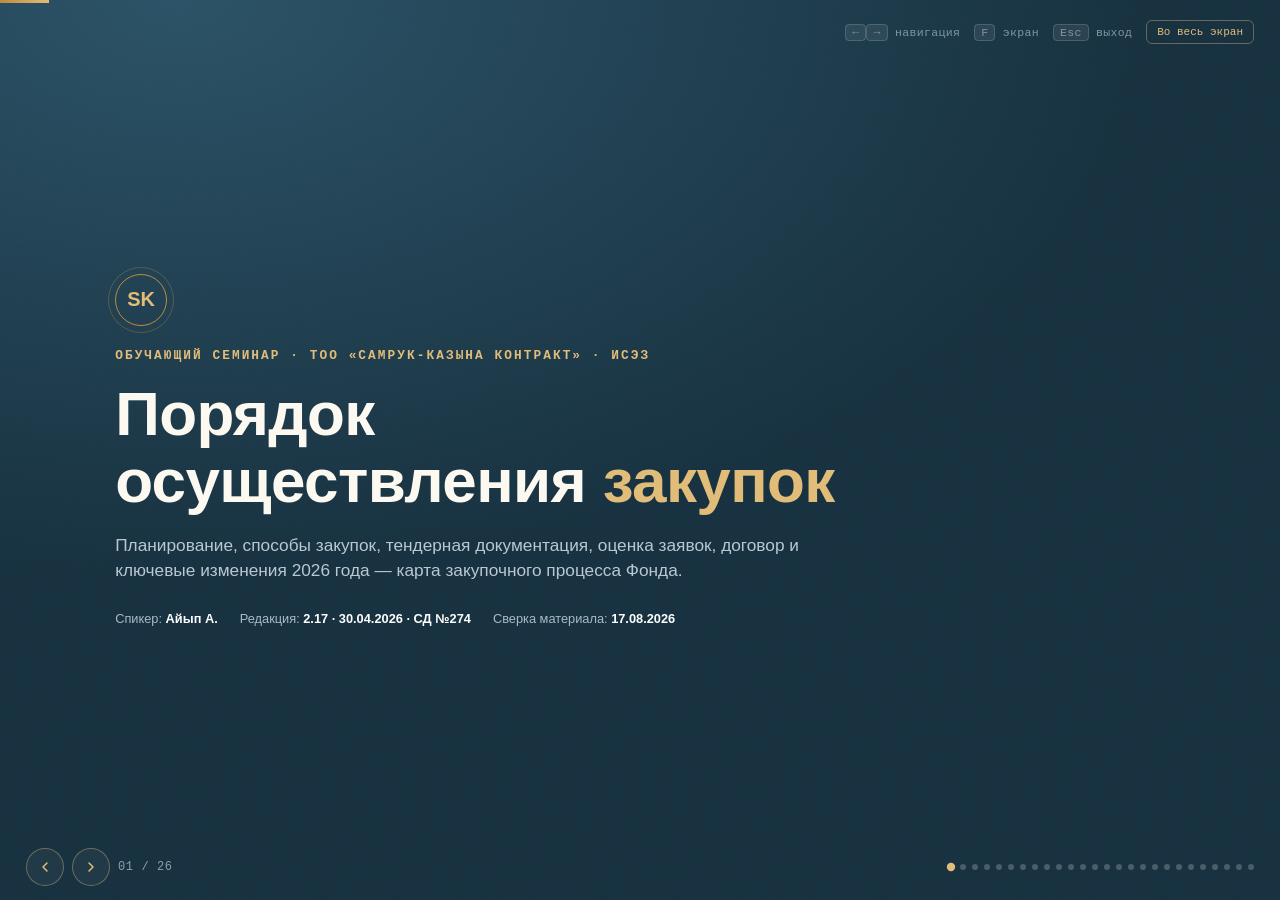
<file: presentation.html>
<!DOCTYPE html>
<html lang="ru">
<head>
<meta charset="UTF-8">
<meta name="viewport" content="width=device-width, initial-scale=1.0">
<title>Порядок осуществления закупок — презентация к семинару</title>
<style>
  :root{
    --navy-950:#16303f;
    --navy-900:#1d3d4f;
    --navy-800:#26536a;
    --navy-700:#356480;
    --navy-600:#4a7f9c;
    --brass:#bf8a3c;
    --brass-light:#e2bd78;
    --brass-pale:#f3e6c8;
    --paper-white:#ffffff;
    --ink-soft:#c3d0db;
    --danger:#e2836a;
    --good:#7fbf98;
  }
  *{box-sizing:border-box; margin:0; padding:0;}
  html,body{height:100%;}
  body{
    font-family:-apple-system,BlinkMacSystemFont,'Segoe UI',Roboto,Arial,sans-serif;
    background:var(--navy-950);
    color:#eef2f5;
    overflow:hidden;
    -webkit-font-smoothing:antialiased;
  }
  h1,h2,h3,h4{ font-family:'Avenir Next','Segoe UI',Arial,sans-serif; font-weight:600; letter-spacing:-0.01em; color:#fdfaf2; }
  .mono{ font-family:SFMono-Regular,Consolas,'Liberation Mono',Menlo,monospace; }

  /* subtle grain */
  body::before{
    content:""; position:fixed; inset:0; pointer-events:none; z-index:5000; opacity:.035;
    background-image:url("data:image/svg+xml,%3Csvg xmlns='http://www.w3.org/2000/svg' width='140' height='140'%3E%3Cfilter id='n'%3E%3CfeTurbulence type='fractalNoise' baseFrequency='0.9' numOctaves='2' stitchTiles='stitch'/%3E%3C/filter%3E%3Crect width='100%25' height='100%25' filter='url(%23n)'/%3E%3C/svg%3E");
  }

  #deck{ position:relative; width:100%; height:100vh; }

  .slide{
    position:absolute; inset:0;
    display:flex; flex-direction:column; justify-content:center;
    padding:6vh 9vw;
    opacity:0; visibility:hidden; transform:translateX(24px);
    transition:opacity .45s ease, transform .45s ease;
    background:radial-gradient(130% 110% at 14% 0%, #2a5266 0%, var(--navy-950) 58%);
  }
  .slide.active{ opacity:1; visibility:visible; transform:translateX(0); z-index:2; }
  .slide.prev{ transform:translateX(-24px); }

  .eyebrow{
    font-family:SFMono-Regular,Consolas,'Liberation Mono',Menlo,monospace;
    text-transform:uppercase; letter-spacing:.16em; font-size:clamp(11px,1vw,14px);
    color:var(--brass-light); font-weight:600; margin-bottom:clamp(10px,2vh,20px); display:block;
  }
  .slide h2{ font-size:clamp(26px,3.6vw,46px); line-height:1.1; margin-bottom:clamp(14px,2.4vh,26px); max-width:1100px; }
  .slide .lead{ font-size:clamp(14px,1.35vw,19px); color:#b9c9d3; max-width:900px; margin-bottom:clamp(16px,3vh,32px); line-height:1.5; }

  .content{ max-width:1240px; width:100%; }

  /* bullets */
  ul.blt{ list-style:none; display:flex; flex-direction:column; gap:clamp(8px,1.6vh,16px); }
  ul.blt li{
    font-size:clamp(14px,1.3vw,19px); color:#dde6ec; line-height:1.45; padding-left:26px; position:relative;
  }
  ul.blt li::before{ content:"—"; position:absolute; left:0; color:var(--brass-light); }
  ul.blt li b, ul.blt li strong{ color:#fff; }
  ul.blt.cols{ display:grid; grid-template-columns:1fr 1fr; column-gap:40px; row-gap:10px; }

  /* cards grid */
  .cards{ display:grid; gap:clamp(10px,1.4vw,18px); }
  .cards.c2{ grid-template-columns:1fr 1fr; }
  .cards.c3{ grid-template-columns:1fr 1fr 1fr; }
  .cards.c4{ grid-template-columns:repeat(4,1fr); }
  .cardbox{
    background:rgba(255,255,255,.05); border:1px solid rgba(226,189,120,.28);
    border-radius:10px; padding:clamp(14px,1.6vw,22px);
  }
  .cardbox .tagnum{ font-family:SFMono-Regular,Consolas,'Liberation Mono',Menlo,monospace; font-size:clamp(10px,.85vw,12px); color:var(--brass-light); letter-spacing:.06em; display:block; margin-bottom:8px; text-transform:uppercase; }
  .cardbox h4{ font-size:clamp(14px,1.3vw,18px); color:#fff; margin-bottom:8px; line-height:1.25; }
  .cardbox p{ font-size:clamp(12.5px,1.1vw,15px); color:#b9c9d3; line-height:1.45; }
  .cardbox p b, .cardbox p strong{ color:var(--brass-light); }

  /* timeline */
  .tl{ display:flex; flex-direction:column; gap:clamp(10px,1.8vh,18px); }
  .tl .row{ display:flex; gap:20px; align-items:baseline; }
  .tl .t{ font-family:SFMono-Regular,Consolas,'Liberation Mono',Menlo,monospace; font-size:clamp(11px,1vw,14px); color:var(--brass-light); font-weight:700; flex:0 0 140px; }
  .tl .d{ font-size:clamp(13px,1.2vw,17px); color:#dde6ec; line-height:1.4; }
  .tl .d b{ color:#fff; }

  /* stats */
  .stats{ display:flex; gap:clamp(12px,2vw,26px); flex-wrap:wrap; }
  .stat{ border:1px solid rgba(226,189,120,.4); background:rgba(255,255,255,.04); padding:18px 24px; border-radius:8px; min-width:150px; }
  .stat .num{ font-size:clamp(26px,3vw,40px); color:var(--brass-light); font-weight:700; font-family:'Avenir Next','Segoe UI',Arial,sans-serif; }
  .stat .lbl{ font-size:clamp(11px,1vw,13px); color:#a9bbc7; margin-top:4px; }

  .callout{ border-left:3px solid var(--brass); background:rgba(226,189,120,.1); padding:14px 20px; font-size:clamp(12.5px,1.1vw,15px); color:#e7d6ab; border-radius:0 8px 8px 0; }
  .callout.danger{ border-color:var(--danger); background:rgba(226,131,106,.12); color:#f2c3b4; }
  .callout.good{ border-color:var(--good); background:rgba(127,191,152,.12); color:#c9ecd6; }
  .callout strong{ display:block; margin-bottom:4px; font-family:SFMono-Regular,Consolas,'Liberation Mono',Menlo,monospace; font-size:11px; letter-spacing:.05em; text-transform:uppercase; }

  .rule{ height:1px; background:rgba(226,189,120,.22); margin:clamp(14px,2.4vh,26px) 0; }

  .badge{ display:inline-flex; align-items:center; gap:6px; font-family:SFMono-Regular,Consolas,'Liberation Mono',Menlo,monospace; font-size:11px; letter-spacing:.04em; padding:4px 11px; border-radius:20px; font-weight:600; background:rgba(226,189,120,.16); color:var(--brass-light); margin-bottom:14px; }
  .badge.draft{ background:rgba(226,131,106,.16); color:#f0a98d; }

  /* title / agenda / closing slide specifics */
  .slide.title{ align-items:flex-start; }
  .mark{
    width:52px; height:52px; border:1.6px solid var(--brass); border-radius:50%;
    display:flex; align-items:center; justify-content:center; color:var(--brass-light);
    font-size:20px; font-weight:650; margin-bottom:22px; position:relative;
  }
  .mark::before{ content:""; position:absolute; inset:-8px; border:1px solid rgba(191,138,60,.35); border-radius:50%; }
  .title h1{ font-size:clamp(34px,5.4vw,62px); color:#fdfaf2; line-height:1.08; margin-bottom:18px; }
  .title h1 em{ font-style:normal; color:var(--brass-light); }
  .title .meta{ display:flex; gap:22px; flex-wrap:wrap; font-size:clamp(12px,1vw,14px); color:#a9bbc7; margin-top:26px; }
  .title .meta b{ color:#fff; }

  .agenda-list{ display:grid; grid-template-columns:1fr 1fr; gap:14px 34px; }
  .agenda-list .aitem{ display:flex; gap:14px; align-items:baseline; }
  .agenda-list .ax{ font-family:'Avenir Next','Segoe UI',Arial,sans-serif; font-size:22px; color:var(--brass); flex:none; width:34px; }
  .agenda-list .at{ font-size:15px; color:#fff; font-weight:600; display:block; }
  .agenda-list .ad{ font-size:12.5px; color:#a9bbc7; margin-top:2px; }

  /* nav chrome */
  #hud{
    position:fixed; left:0; right:0; bottom:0; z-index:100;
    display:flex; align-items:center; justify-content:space-between;
    padding:14px 26px; pointer-events:none;
  }
  #hud > *{ pointer-events:auto; }
  #dots{ display:flex; gap:6px; flex-wrap:wrap; max-width:60vw; }
  .dot{ width:6px; height:6px; border-radius:50%; background:rgba(255,255,255,.22); cursor:pointer; transition:background .2s, transform .2s; }
  .dot.on{ background:var(--brass-light); transform:scale(1.4); }
  #counter{ font-family:SFMono-Regular,Consolas,'Liberation Mono',Menlo,monospace; font-size:12px; color:#89a0ae; letter-spacing:.05em; }
  #controls{ display:flex; gap:8px; align-items:center; }
  .navbtn{
    width:38px; height:38px; border-radius:50%; border:1px solid rgba(226,189,120,.4);
    background:rgba(255,255,255,.04); color:var(--brass-light); display:flex; align-items:center; justify-content:center;
    cursor:pointer; transition:background .2s, transform .15s;
  }
  .navbtn:hover{ background:rgba(226,189,120,.14); }
  .navbtn:active{ transform:scale(.92); }
  #progressline{ position:fixed; top:0; left:0; height:3px; background:linear-gradient(90deg,var(--brass),var(--brass-light)); z-index:200; transition:width .3s ease; }

  #hint{
    position:fixed; top:20px; right:26px; z-index:100; font-size:11.5px; color:#7f95a3;
    font-family:SFMono-Regular,Consolas,'Liberation Mono',Menlo,monospace; letter-spacing:.03em;
    display:flex; gap:14px; align-items:center;
  }
  #hint kbd{ background:rgba(255,255,255,.08); border:1px solid rgba(255,255,255,.15); border-radius:4px; padding:1px 6px; font-family:inherit; }
  #fsBtn{ background:none; border:1px solid rgba(226,189,120,.4); color:var(--brass-light); border-radius:6px; padding:5px 10px; cursor:pointer; font-family:inherit; font-size:11px; }
  #fsBtn:hover{ background:rgba(226,189,120,.12); }

  .clickzone{ position:fixed; top:0; bottom:0; width:14%; z-index:50; cursor:pointer; }
  .clickzone.left{ left:0; } .clickzone.right{ right:0; }

  @media (max-width:820px){
    .cards.c2,.cards.c3,.cards.c4{ grid-template-columns:1fr 1fr; }
    .agenda-list{ grid-template-columns:1fr; }
    ul.blt.cols{ grid-template-columns:1fr; }
    #hint{ display:none; }
  }
  @media (max-width:560px){
    .cards.c2,.cards.c3,.cards.c4{ grid-template-columns:1fr; }
    .slide{ padding:8vh 7vw; }
  }
  @media (prefers-reduced-motion: reduce){ .slide{ transition:none; } }
</style>
</head>
<body>

<div id="progressline" style="width:0%"></div>
<div id="hint"><span><kbd>&larr;</kbd><kbd>&rarr;</kbd> навигация</span><span><kbd>F</kbd> экран</span><span><kbd>Esc</kbd> выход</span><button id="fsBtn" type="button">Во весь экран</button></div>

<div id="deck"></div>

<div class="clickzone left" id="czLeft" aria-label="Предыдущий слайд"></div>
<div class="clickzone right" id="czRight" aria-label="Следующий слайд"></div>

<div id="hud">
  <div id="controls">
    <div class="navbtn" id="prevBtn" role="button" aria-label="Назад">
      <svg width="16" height="16" viewBox="0 0 24 24" fill="none" stroke="currentColor" stroke-width="2.2" stroke-linecap="round" stroke-linejoin="round"><path d="M15 18l-6-6 6-6"/></svg>
    </div>
    <div class="navbtn" id="nextBtn" role="button" aria-label="Вперёд">
      <svg width="16" height="16" viewBox="0 0 24 24" fill="none" stroke="currentColor" stroke-width="2.2" stroke-linecap="round" stroke-linejoin="round"><path d="M9 18l6-6-6-6"/></svg>
    </div>
    <span id="counter">01 / 26</span>
  </div>
  <div id="dots"></div>
</div>

<script>
(function(){
  "use strict";

  function el(html){ var d=document.createElement('div'); d.innerHTML=html.trim(); return d.firstChild; }

  var slides = [];

  // ============ 1. TITLE ============
  slides.push({cls:'title', html:
    '<div class="mark">SK</div>'+
    '<span class="eyebrow">Обучающий семинар · ТОО «Самрук-Казына Контракт» · ИСЭЗ</span>'+
    '<h1>Порядок<br>осуществления <em>закупок</em></h1>'+
    '<p class="lead" style="max-width:760px;">Планирование, способы закупок, тендерная документация, оценка заявок, договор и ключевые изменения 2026 года — карта закупочного процесса Фонда.</p>'+
    '<div class="meta"><span>Спикер: <b>Айып А.</b></span><span>Редакция: <b>2.17 · 30.04.2026 · СД №274</b></span><span>Сверка материала: <b>17.08.2026</b></span></div>'
  });

  // ============ 2. AGENDA ============
  slides.push({eyebrow:'Программа семинара', title:'О чём сегодня', html:
    '<div class="agenda-list">'+
      agendaItem('01','Как устроена закупка','Три этапа: планирование → выбор поставщика → договор')+
      agendaItem('02','Планирование','План закупок, сроки, однородность ТРУ, ОКТРУ и НКТ')+
      agendaItem('03','Способы закупок','4 действующих способа и отдельный механизм ПКО')+
      agendaItem('04','Реестры и приоритеты','Товаропроизводители, организации инвалидов, КПП и ненадёжные поставщики')+
      agendaItem('05','Тендер: сроки и документация','Порядок проведения, Приложение №5, техническая спецификация')+
      agendaItem('06','Оценка заявок','Условные скидки, антидемпинг, обеспечение, основания отклонения')+
      agendaItem('07','Договор и поставщики','Заключение, исполнение, изменение договора и перечень ненадёжных')+
      agendaItem('08','Изменения 2026 года','Протокол №269, Протокол №274 и проект «Астана Хаб» (ожидается IX.2026)')+
    '</div>'
  });
  function agendaItem(n,t,d){ return '<div class="aitem"><span class="ax">'+n+'</span><span><span class="at">'+t+'</span><span class="ad">'+d+'</span></span></div>'; }

  // ============ 3. THREE STAGES ============
  slides.push({eyebrow:'01 / Жизненный цикл — реальная последовательность', title:'Три этапа закупки', html:
    '<div class="cards c3">'+
      card('Этап 1','Планирование','Формирование и утверждение плана(ов) закупок · годовой и долгосрочный ПЗ · предварительный годовой план закупок.')+
      card('Этап 2','Выбор поставщика','Тендер · Запрос ценовых предложений · один источник · электронный магазин. <b>Товарные биржи исключены с 26.05.2025.</b>')+
      card('Этап 3','Заключение и исполнение договора','Корректировка проекта договора · изменение действующего договора · мониторинг исполнения.')+
    '</div>'
  });

  // ============ 4. PLANNING ============
  slides.push({eyebrow:'02 / Прежде чем закупать', title:'Планирование закупок', html:
    '<p class="lead">Закупочные процедуры проводятся по позициям утверждённого плана. Маркетинговая цена определяется ПК/Фондом по Корпоративному стандарту стратегического и бизнес-планирования.</p>'+
    '<div class="tl">'+
      tlRow('ШАГ 1','Проверьте периметр — это закупка в Системе, не Особый порядок, не командировочные, не услуги физлиц.')+
      tlRow('ШАГ 2','Определите период — долгосрочная или годовая закупка с привязкой к бюджету/программе.')+
      tlRow('ШАГ 3','Оцените однородность ТРУ — определяет способ закупки и разбивку на лоты.')+
      tlRow('ШАГ 4','Определите режим приоритета — товаропроизводители, организации инвалидов, ПО/электроника.')+
      tlRow('ШАГ 5','Заполните и утвердите план — ЭЦП первого руководителя в Системе.')+
    '</div>'+
    '<div class="rule"></div>'+
    '<div class="cards c2">'+
      cardCallout('good','Лимит корректировок — с 10.05.2023','Не более 4 раз в месяц, кроме случаев п. 7-1 ст. 12.')+
      cardCallout('danger','Минимальные сроки поставки','Не менее 60 к.дн. при тендере среди товаропроизводителей; не менее 120 к.дн. для сложных/критически важных товаров.')+
    '</div>'
  });
  function tlRow(t,d){ return '<div class="row"><span class="t">'+t+'</span><span class="d">'+d+'</span></div>'; }

  // ============ 5. OKTRU / NKT ============
  slides.push({eyebrow:'02 / Редакция №274', title:'ОКТРУ и НКТ — новая классификация', html:
    '<p class="lead">В zakup.sk.kz наряду с ЕНС ТРУ применяются два государственных справочника с nct.gov.kz. ОКТРУ указывается в плане, НКТ — поставщиком в актах поставки.</p>'+
    '<div class="cards c2">'+
      card('1 · ОКТРУ','Общий классификатор товаров, работ, услуг','Иерархический код из четырёх уровней. Заполняется в Системе при планировании позиции. <span class="mono">1071-0001-0001-100043045</span>')+
      card('2 · НКТ','Национальный каталог товаров','Проект договора и оферта электронного магазина должны предусматривать указание в акте поставки уникального кода из НКТ.')+
    '</div>'+
    '<div class="rule"></div>'+
    '<div class="callout"><strong>Что это значит на практике</strong>В редакции №274 ОКТРУ и НКТ закреплены в Порядке. В формах планов появились поля ОКТРУ, в документах по поставке — требование о коде НКТ.</div>'
  });

  // ============ 6. METHODS ============
  slides.push({eyebrow:'03 / Статья 29 Порядка', title:'Способы закупок — 4 действующих', html:
    '<div class="cards c2">'+
      card('Способ 01','Тендер','Основной конкурентный инструмент: открытый и двухэтапный (открытый), тендер на понижение, тендер с ограниченным участием.')+
      card('Способ 02','Запрос ценовых предложений','Если сумма ТРУ по плану на год без НДС не превышает <b>10 000 МРП</b>. Дробление для обхода порога не допускается.')+
      card('Способ 03','Из одного источника','Исключительный способ по основаниям ст. 59. Лицо, принявшее решение, несёт персональную ответственность.')+
      card('Способ 04','Электронный магазин','Сумма однородных ТРУ по плану — до <b>20 000 МРП</b> без НДС, только по категориям, утверждённым Правлением Фонда.')+
    '</div>'+
    '<div class="rule"></div>'+
    '<div class="callout danger"><strong>Историческая норма</strong>Товарные биржи исключены из перечня способов закупок с 26.05.2025 — в статье 29 их больше нет.</div>'
  });

  // ============ 7. REGISTRIES ============
  slides.push({eyebrow:'04 / Актуальная система реестров', title:'Реестры, перечни и статусы поставщиков', html:
    '<p class="lead">С 2026 года прежние Реестр товаропроизводителей Фонда и Реестр ОИН исключены (01.01.2026).</p>'+
    '<ul class="blt cols">'+
      '<li><b>Реестр казахстанских товаропроизводителей</b> — действует с 01.01.2026, определяет статус для приоритетов и льгот.</li>'+
      '<li><b>Организация инвалидов</b> — статус связан с Реестром товаропроизводителей и автопроверкой условий.</li>'+
      '<li><b>Реестр КПП</b> — квалифицированные потенциальные поставщики, формирует Квалификационный орган.</li>'+
      '<li><b>Перечень ненадёжных</b> — недостоверная информация, уклонение от договора, невнесение обеспечения; срок включения — 24 месяца.</li>'+
    '</ul>'+
    '<div class="rule"></div>'+
    '<div class="callout good"><strong>Главная замена 2026 года</strong>В старых инструкциях ссылки на Реестр ТПФ и Реестр ОИН Фонда нужно сопоставлять с действующей редакцией Порядка.</div>'
  });

  // ============ 8. PRIORITIES ============
  slides.push({eyebrow:'05 / Статья 29 · режимы приоритета', title:'Приоритеты в закупках', html:
    '<p class="lead">Не единая «лестница приоритетов», а отдельные режимы для разных предметов и способов закупки.</p>'+
    '<div class="tl">'+
      tlRow('РЕЖИМ 1','Доверенное ПО и электронная промышленность — закупка через ЭМ с приоритетом производителей.')+
      tlRow('РЕЖИМ 2','Организации инвалидов, производящие закупаемый товар — приоритет по перечню Оператора Фонда.')+
      tlRow('РЕЖИМ 3','Товаропроизводители закупаемого товара — при тендере и ЗЦП, если есть один и более товаропроизводитель.')+
    '</div>'+
    '<div class="rule"></div>'+
    '<div class="callout danger"><strong>Историческая норма</strong>П. 9 ст. 29 исключён с 01.01.2026 — старое правило о запрете приоритета вне реестра не переносить в текущие инструкции.</div>'
  });

  // ============ 9. TENDER FLOW ============
  slides.push({eyebrow:'06 / От заявления до допуска', title:'Порядок и сроки проведения тендера', html:
    '<div class="tl">'+
      tlRow('5 РАБ. ДН','Предварительное обсуждение ТД — замечания поставщиков и НПП; при наличии — протокол и +2 р.д.')+
      tlRow('10 КАЛ. ДН','Приём тендерных заявок — минимальный срок; 5 к.дн. при повторных закупках.')+
      tlRow('10–15 РАБ. ДН','Рассмотрение заявок — продление до +20 р.д. на запрос органам, до +10 р.д. на выезд для осмотра.')+
      tlRow('2–5 РАБ. ДН','Устранение несоответствий — 2 р.д. по общему правилу, 5 р.д. по образцам товара.')+
      tlRow('12 РАБ. ДН','Заключение договора — с публикации итогов (нерезидент — 14 р.д.).')+
    '</div>'
  });

  // ============ 10. TENDER DOCS ============
  slides.push({eyebrow:'07 / Приложение №5 к Порядку', title:'Состав тендерной документации', html:
    '<div class="cards c2">'+
      card('п.4','Опыт работы поставщика','Не более 5 лет, лоты свыше 75 млн ₸. Нельзя требовать одновременно с финансовой устойчивостью.')+
      card('п.5','Требования к специалистам','Опыт не более 5 лет, учитывается за последние 10 лет (с 30.10.2024).')+
      card('п.8','Наличие оборудования, техники, ПО','Только в предусмотренных Приложением №5 случаях — опасные объекты, ПСД для СМР, закупки свыше 250 млн ₸.')+
      card('п.36','Финансовая устойчивость','<span class="mono">Не действует в 2026 году</span> — строка действовала до 31.12.2025.')+
    '</div>'+
    '<div class="rule"></div>'+
    '<div class="cards c2">'+
      cardCallout('danger','Частые нарушения в ТС','Разночтения между казахским и русским текстом · разночтения в сроках поставки · требования к поставщику внутри ТС.')+
      cardCallout('danger','Частые нарушения в ТД','Отсутствие перевода приложений · требование, не предусмотренное Порядком · разночтения между договором и ТС.')+
    '</div>'
  });

  // ============ 11. TECH SPEC ============
  slides.push({eyebrow:'08 / Язык описания предмета закупки', title:'Техническая спецификация: 4 типа характеристик', html:
    '<div class="cards c2">'+
      card('Функциональные','Что должен делать предмет закупки','«ИБП защищает серверное оборудование от провалов напряжения и переводит нагрузку на батарею.»')+
      card('Качественные','Какими качествами обладает — без цифр','«Корпус монитора — ударопрочный пластик с матовым антибликовым покрытием.»')+
      card('Технические','Требования, выраженные в цифрах','«Коммутатор — 24 порта 1 Гбит/с, 2 порта SFP+ 10 Гбит/с.»')+
      card('Эксплуатационные','Комплекс эксплуатационных возможностей','«Рабочая температура от 0 до +45°C, наработка на отказ не менее 50 000 часов.»')+
    '</div>'+
    '<div class="rule"></div>'+
    '<div class="callout good"><strong>С 30.06.2024</strong>Поставщик не «предоставляет» ТС, а соглашается с ТС Заказчика; допускается альтернативная ТС со скидкой.</div>'
  });

  // ============ 12. DISCOUNTS + ANTIDUMPING ============
  slides.push({eyebrow:'09–10 / Приложение №5 · оценка заявок', title:'Условные скидки и антидемпинговые пороги', html:
    '<ul class="blt cols">'+
      '<li><b>Товаропроизводитель:</b> −5% условно (не применяется при закупке среди товаропроизводителей)</li>'+
      '<li><b>Опыт на рынке 5 лет:</b> −1,5% за 3 года, +0,5% за год, максимум −2,5%</li>'+
      '<li><b>Зарплата выше порога ТД:</b> −3% / −4% / −5% при +10% / +15% / +20%</li>'+
      '<li><b>Статус СМСП:</b> −1%</li>'+
    '</ul>'+
    '<div class="rule"></div>'+
    '<div class="cards c4">'+
      card('СМР по ПСД','порог демпинга','более чем на 5% ниже плана')+
      card('Консульт. услуги','порог демпинга','более чем на 70% ниже среднего')+
      card('Иные работы/услуги','порог демпинга','более чем на 20% ниже среднего')+
      card('Товары','с 31.01.2025','более чем на 15% ниже среднего')+
    '</div>'
  });

  // ============ 13. SECURITY + REJECTION ============
  slides.push({eyebrow:'11–12 / Ст. 36 · когда заявку не пропустят', title:'Обеспечение заявки и основания отклонения', html:
    '<div class="cards c3">'+
      card('Размер','Не более 1% суммы закупки','Определяется тендерной документацией.')+
      card('Возврат','В течение 10 рабочих дней','При наступлении оснований статьи 36.')+
      card('Освобождены','Не вносят обеспечение','Фонд · организации инвалидов, производящие товар · КПП · товаропроизводители.')+
    '</div>'+
    '<div class="rule"></div>'+
    '<ul class="blt cols">'+
      '<li>Несоответствие требованиям к содержанию заявки</li>'+
      '<li>Аффилированность участников тендера/лота</li>'+
      '<li>Цена превышает выделенную сумму</li>'+
      '<li>Ценовое предложение признано демпинговым</li>'+
      '<li>Поставщик — в «чёрных» перечнях</li>'+
      '<li>Недостоверная информация в заявке</li>'+
    '</ul>'
  });

  // ============ 14. FAILED TENDER + ZCP ============
  slides.push({eyebrow:'13–14 / Ст. 43, 49–55', title:'Несостоявшийся тендер и запрос ценовых предложений', html:
    '<div class="cards c2">'+
      card('Тендер не состоялся, если','—','Нет заявок · менее двух заявок (кроме п.3 ст.43) · не осталось нужного количества соответствующих заявок · победитель и второе место уклонились.')+
      card('Что может Заказчик','—','Повторно провести открытый тендер · изменить условия и повторить · провести тендер с ограниченным участием.')+
    '</div>'+
    '<div class="rule"></div>'+
    '<p class="lead" style="margin-bottom:14px;">ЗЦП — по общему стоимостному основанию, если сумма ТРУ по плану без НДС не превышает <b>10 000 МРП</b>.</p>'+
    '<div class="callout"><strong>Ключевые ограничения</strong>Не допускается дробление однородных ТРУ · ЗЦП не применяется для СМР по ПСД · для ЗЦП на понижение — дополнительные ограничения ст. 56.</div>'
  });

  // ============ 15. ONE SOURCE ============
  slides.push({eyebrow:'15 / Ст. 59 Порядка', title:'Закупки из одного источника', html:
    '<p class="lead">Допускаются только, если применение конкурентного способа невозможно (кроме внутрихолдинговых, соц.стабильности и закупок до 1000 МРП).</p>'+
    '<div class="cards c3">'+
      card('01–08','Монополии и интеллектуальная собственность','Естественные монополии · обладатель исключительных прав ИС · офтейк-контракты.')+
      card('09–14','Экстренные ситуации','ЧП/ЧС · исполнение обязательств по договорам · поручения Президента РК.')+
      card('15–21','Внутрихолдинговые закупки','Рейтинговые агентства · внутрихолдинговая кооперация · ТРУ до 1000 МРП.')+
    '</div>'+
    '<div class="rule"></div>'+
    '<div class="callout danger"><strong>Обязательное согласование с комплаенс</strong>Основания 1 (абз.4), 6, 11, 14 — а также офшорные учредители/акционеры поставщика.</div>'
  });

  // ============ 16. E-SHOP ============
  slides.push({eyebrow:'16 / Статья 58 Порядка', title:'Электронный магазин', html:
    '<div class="cards c2">'+
      card('Параметры','—','Сумма однородных ТРУ по плану — до <b>20 000 МРП</b> без НДС · только по утверждённым категориям · победитель — автоматически по наименьшей цене · требуется код НКТ в акте.')+
      card('Ключевые сроки','—','Предложения: 3–24 часа · подписание заказа — до 3 р.д. · договор по работам/услугам — 4 р.д. · расчёт — до 5 р.д.')+
    '</div>'+
    '<div class="rule"></div>'+
    '<div class="callout good"><strong>Доверенное ПО и электронная промышленность</strong>Если товар/ИКТ-услуга в профильном реестре и есть в ЭМ — закупка через ЭМ с приоритетом производителя, лимит п.1 ст.58 не применяется.</div>'
  });

  // ============ 17. CONTRACT ============
  slides.push({eyebrow:'17 / После определения победителя', title:'Заключение и изменение договора', html:
    '<div class="cards c4">'+
      card('Тендер / ЗЦП','12 рабочих дней','С даты публикации итогов; нерезидент — 14 р.д.')+
      card('Общий расчёт','≤ 30 календарных дней','С даты подписания актов, если иное не определено ЗКС.')+
      card('Товаропроизводитель','30% + 10 дней','Предоплата не менее 30%, выплата не позднее 10 к.дн.')+
      card('Штрафы товаропроизводителю','≤ 10%','Общий размер штрафов за просрочку поставки.')+
    '</div>'+
    '<div class="rule"></div>'+
    '<ul class="blt cols">'+
      '<li>Снижение цены при падении рыночных цен на ТРУ</li>'+
      '<li>Увеличение объёма не более чем на 50% — по цене договора</li>'+
      '<li>Рост стоимости сырья &gt;10% — маркетинговое заключение, не чаще 1 р/кв. и 2 р/год</li>'+
      '<li>Изменения налогового/таможенного законодательства — не чаще 1 раза в год</li>'+
    '</ul>'
  });

  // ============ 18. UNRELIABLE ============
  slides.push({eyebrow:'18 / Статья 26 Порядка', title:'Перечень ненадёжных поставщиков', html:
    '<div class="cards c3">'+
      card('20 р.д.','Срок Заказчика','С даты обнаружения факта ненадёжности, кроме случая п.3-1 ст.66.')+
      card('24 мес.','Срок включения','Поставщик включается в Перечень на 24 месяца.')+
      card('10 р.д.','Решение Оператора','По общему правилу после получения документов.')+
    '</div>'+
    '<div class="rule"></div>'+
    '<div class="cards c2">'+
      cardCallout('danger','Критический срок','Информация, поступившая после 20-рабочего-дневного срока, не подлежит рассмотрению Оператором.')+
      cardCallout('good','П. 3-1 ст. 66','Поставщик не вносится в Перечень при одновременном: договор исполнен, ущерба нет, неустойка уплачена.')+
    '</div>'
  });

  // ============ 19. CHANGES OVERVIEW ============
  slides.push({eyebrow:'19 / Что реально изменилось и как это применять', title:'Изменения 2026 года — две волны и один проект', html:
    '<p class="lead">Протокол №269 перенёс маркетинговую цену в корпоративное бизнес-планирование. Протокол №274 ввёл ОКТРУ и НКТ и ужесточил правила по ненадёжным поставщикам. Готовится третий пакет — проект о приоритете «Астана Хаб» в ИКТ-закупках.</p>'+
    '<div class="cards c3">'+
      card('Протокол №269','18.02.2026 · вступил в силу 10.03.2026','Маркетинговая цена по Корпоративному стандарту, исключение главы 6 / ст.13 / Приложения №3.')+
      card('Протокол №274','30.04.2026 · вступил в силу 25.05.2026','ОКТРУ, НКТ, жёсткий 20-дневный срок по ненадёжным. Довёл редакцию до версии 2.17.')+
      card('Проект «Астана Хаб»','рассмотрение СД ожидается IX.2026','Реестр доверенных цифровых объектов и приоритет участникам «Астана Хаб» в ИКТ-закупках.')+
    '</div>'
  });

  // ============ 20. PROTOCOL 269 ============
  slides.push({eyebrow:'Протокол №269 · вступил в силу 10.03.2026', title:'Маркетинговая цена — вне отдельной методики Порядка', html:
    '<ul class="blt">'+
      '<li><b>Определение изменено</b> — маркетинговая цена определяется ПК/Фондом по Корпоративному стандарту стратегического и бизнес-планирования.</li>'+
      '<li><b>Исключены глава 6, статья 13, Приложение №3</b> — собственная закупочная методика маркетинговой цены в Порядке больше не действует.</li>'+
      '<li><b>Предварительный план</b> — уточнены формы (Приложения №1 и №2), включая долгосрочный план.</li>'+
      '<li><b>Статья 65</b> — источник маркетингового заключения при изменении цены договора теперь Корпоративный стандарт, а не исключённое Приложение №3.</li>'+
      '<li><b>Также</b> — углеродные единицы (офсеты) добавлены в статью 73, точечные правки Приложения №12.</li>'+
    '</ul>'+
    '<div class="rule"></div>'+
    '<div class="callout danger"><strong>Практика</strong>Нельзя требовать действия «по статье 13 Порядка» после 10.03.2026 — такой статьи в действующей части уже нет.</div>'
  });

  // ============ 21. PROTOCOL 274 ============
  slides.push({eyebrow:'Протокол №274 · вступил в силу 25.05.2026 · версия 2.17', title:'ОКТРУ + НКТ и дисциплина по ненадёжным поставщикам', html:
    '<ul class="blt cols">'+
      '<li><b>ОКТРУ</b> — закреплён в пп. 8-1 ст. 2, поля в Приложениях №1 и №2.</li>'+
      '<li><b>НКТ</b> — «уникальный код из Национального каталога товаров» в акте поставки.</li>'+
      '<li><b>Код НКТ в акте</b> — требование в оферте ЭМ (ст.58 п.6) и в проекте договора (ст.61 п.20).</li>'+
      '<li><b>20 рабочих дней</b> — просроченные сведения о ненадёжном поставщике не рассматриваются (ст.26 п.15).</li>'+
      '<li><b>П. 3-1 ст. 66</b> — исключение из Перечня только при трёх условиях одновременно: договор исполнен, ущерба нет, неустойка уплачена.</li>'+
      '<li><b>10 / 60 дней</b> — согласительная комиссия: 10 р.д. от даты, когда узнал, но не позднее 60 к.дн. со дня включения.</li>'+
    '</ul>'+
    '<div class="rule"></div>'+
    '<div class="callout"><strong>Практика</strong>Контролируются сразу два срока по согласительной комиссии — соблюдение 10 р.д. не спасает при истечении абсолютных 60 к.дн.</div>'
  });

  // ============ 22. DRAFT ASTANA HUB — OVERVIEW ============
  slides.push({eyebrow:'Проект · рассмотрение СД ожидается в сентябре 2026', title:'Проект: «Астана Хаб» и реестр доверенных цифровых объектов', html:
    '<span class="badge draft">⚠ Проект изменения · ещё не утверждено</span>'+
    '<p class="lead">Готовится в связи со вступлением в силу Цифрового кодекса РК (12.07.2026) и поручением по повышению привлекательности «Астана Хаб» (поручение №10829 ПАБ-6 от 18.11.2025, дорожная карта МИИЦР от 19.12.2025). Пилот предлагается до 01.07.2027 — точный срок закрепит решение Совета директоров.</p>'+
    '<div class="cards c2">'+
      card('Термины','—','«Производители доверенных цифровых объектов» вместо «производители ПО и электроники»; новое понятие «участники Астана Хаб» (пп. 69-1 ст.2).')+
      card('Перечень работ и услуг','—','Утверждает Экспертный совет по ИТ Фонда по согласованию с «Астана Хаб»; молчание 15 р.д. = согласие.')+
      card('Способы закупки ИКТ','—','ЭМ — только товары из реестра ДЦО. Услуги — ЗЦП без лимита: сначала приоритет ДЦО, затем «Астана Хаб».')+
      card('Контроль','—','Автоотклонение заявок вне реестра/перечня (ст.50 п.5); проверка по БИН.')+
    '</div>'
  });

  // ============ 23. DRAFT ASTANA HUB — DETAILS ============
  slides.push({eyebrow:'Проект «Астана Хаб» · продолжение', title:'Что меняется по статьям (проект)', html:
    '<ul class="blt cols">'+
      '<li><b>Ст. 29 п.3, 3-1, 3-2</b> — товары через ЭМ (реестр ДЦО), услуги через ЗЦП с двухуровневым приоритетом.</li>'+
      '<li><b>Ст. 29 п.8</b> — правило о повторных закупках сужается до пп. 3, 5, 6; для 3-1/3-2 — своя логика.</li>'+
      '<li><b>Ст. 37 п.4</b> — Заказчик сможет ограничить ЗЦП производителями ДЦО и/или участниками «Астана Хаб».</li>'+
      '<li><b>Ст. 49 п.1</b> — для ИКТ-услуг снимается лимит 10 000 МРП (пп. 3-1, 3-2).</li>'+
      '<li><b>Ст. 58 п.1, 5-1</b> — исключение из лимита ЭМ остаётся только для товаров из реестра ДЦО.</li>'+
      '<li><b>Ст. 58 п.9</b> — при равенстве цен «Заказчик вправе» → «Заказчик осуществляет закупку» (обязывающая формулировка).</li>'+
    '</ul>'+
    '<div class="rule"></div>'+
    '<div class="callout danger"><strong>Отдельный риск, отмеченный Фондом</strong>Ограничение участия нерезидентов в закупках «Астана Хаб» может повлиять на оценку системы закупок Фонда со стороны ЕБРР, АБР, Всемирного банка — поэтому ограничения предлагается закрепить не в самом Порядке, а в документах о формировании Перечня.</div>'
  });

  // ============ 24. NUMBERS TO REMEMBER ============
  slides.push({eyebrow:'Цифры 2026, которые полезно держать в голове', title:'Ключевые пороги и сроки', html:
    '<div class="stats">'+
      stat('4','действующих способа закупок')+
      stat('10 000','МРП · базовый порог ЗЦП')+
      stat('20 000','МРП · лимит электронного магазина')+
      stat('24','месяца · срок в Перечне ненадёжных')+
      stat('20','раб. дней на сведения о ненадёжном поставщике')+
      stat('10 / 60','согласительная комиссия: р.д. / к.дн.')+
    '</div>'
  });
  function stat(n,l){ return '<div class="stat"><div class="num">'+n+'</div><div class="lbl">'+l+'</div></div>'; }

  // ============ 25. HOW TO CONNECT ============
  slides.push({eyebrow:'Как связать изменения с лекцией', title:'Единая логика 2026 года', html:
    '<p class="lead" style="font-size:clamp(16px,1.6vw,22px); max-width:1000px;">План и классификация → маркетинговая цена по Корпоративному стандарту → ОКТРУ/НКТ → исполнение → сроки по Перечню ненадёжных.</p>'+
    '<div class="rule"></div>'+
    '<p style="font-size:clamp(13px,1.15vw,16px); color:#c3d0db; max-width:920px; line-height:1.6;">Протокол №269 и Протокол №274 — не два отдельных документа, а поправки, встроенные в конкретные этапы закупочного процесса. Проект «Астана Хаб» — следующий шаг именно в способах закупки ИКТ-услуг: пока не норма, но его стоит держать в поле зрения до решения Совета директоров.</p>'
  });

  // ============ 26. CLOSING ============
  slides.push({cls:'title', html:
    '<span class="eyebrow">Спасибо за внимание</span>'+
    '<h1>Вопросы по<br><em>закупочному процессу?</em></h1>'+
    '<p class="lead" style="max-width:640px;">Департамент ИСЭЗ</p>'+
    '<div class="meta"><span>Email: <b>a.aiyp@skc.kz</b></span></div>'+
    '<div class="rule" style="width:100%;"></div>'+
    '<p style="font-size:12px; color:#7f95a3;" class="mono">АО «Самрук-Казына» · Порядок осуществления закупок · версия 2.17 · редакция от 30.04.2026 (СД №274)</p>'
  });

  function card(tag,title,text){ return '<div class="cardbox"><span class="tagnum">'+tag+'</span>'+(title&&title!=='—'?'<h4>'+title+'</h4>':'')+'<p>'+text+'</p></div>'; }
  function cardCallout(type,title,text){ return '<div class="callout '+type+'"><strong>'+title+'</strong>'+text+'</div>'; }

  // ============ RENDER ============
  var deck = document.getElementById('deck');
  var total = slides.length;
  slides.forEach(function(s, i){
    var sec = document.createElement('section');
    sec.className = 'slide' + (s.cls ? ' '+s.cls : '');
    sec.dataset.index = i;
    var inner = '';
    if(s.eyebrow) inner += '<span class="eyebrow">'+s.eyebrow+'</span>';
    if(s.title) inner += '<h2>'+s.title+'</h2>';
    inner += '<div class="content">'+s.html+'</div>';
    sec.innerHTML = inner;
    deck.appendChild(sec);
  });

  var dotsWrap = document.getElementById('dots');
  slides.forEach(function(_, i){
    var d = document.createElement('div');
    d.className = 'dot';
    d.addEventListener('click', function(){ goTo(i); });
    dotsWrap.appendChild(d);
  });
  var dots = dotsWrap.children;

  var current = 0;
  var slideEls = deck.children;
  var counter = document.getElementById('counter');
  var progressline = document.getElementById('progressline');

  function pad(n){ return n<10 ? '0'+n : ''+n; }

  function render(){
    for(var i=0;i<slideEls.length;i++){
      slideEls[i].classList.remove('active','prev');
      if(i===current) slideEls[i].classList.add('active');
      else if(i<current) slideEls[i].classList.add('prev');
    }
    for(var j=0;j<dots.length;j++){
      dots[j].classList.toggle('on', j===current);
    }
    counter.textContent = pad(current+1)+' / '+pad(total);
    progressline.style.width = (((current+1)/total)*100)+'%';
  }

  function goTo(i){
    if(i<0 || i>=total) return;
    current = i;
    render();
  }
  function next(){ goTo(Math.min(current+1, total-1)); }
  function prev(){ goTo(Math.max(current-1, 0)); }

  document.getElementById('nextBtn').addEventListener('click', next);
  document.getElementById('prevBtn').addEventListener('click', prev);
  document.getElementById('czLeft').addEventListener('click', prev);
  document.getElementById('czRight').addEventListener('click', next);

  document.addEventListener('keydown', function(e){
    if(e.key==='ArrowRight' || e.key===' ' || e.key==='PageDown'){ e.preventDefault(); next(); }
    else if(e.key==='ArrowLeft' || e.key==='PageUp'){ e.preventDefault(); prev(); }
    else if(e.key==='Home'){ goTo(0); }
    else if(e.key==='End'){ goTo(total-1); }
    else if(e.key==='f' || e.key==='F'){ toggleFullscreen(); }
    else if(e.key==='Escape' && document.fullscreenElement){ document.exitFullscreen(); }
  });

  // swipe
  var touchX = null;
  document.addEventListener('touchstart', function(e){ touchX = e.touches[0].clientX; }, {passive:true});
  document.addEventListener('touchend', function(e){
    if(touchX===null) return;
    var dx = e.changedTouches[0].clientX - touchX;
    if(Math.abs(dx) > 50){ dx < 0 ? next() : prev(); }
    touchX = null;
  }, {passive:true});

  function toggleFullscreen(){
    if(!document.fullscreenElement){ document.documentElement.requestFullscreen().catch(function(){}); }
    else{ document.exitFullscreen(); }
  }
  document.getElementById('fsBtn').addEventListener('click', toggleFullscreen);

  render();
})();
</script>
</body>
</html>
</file>
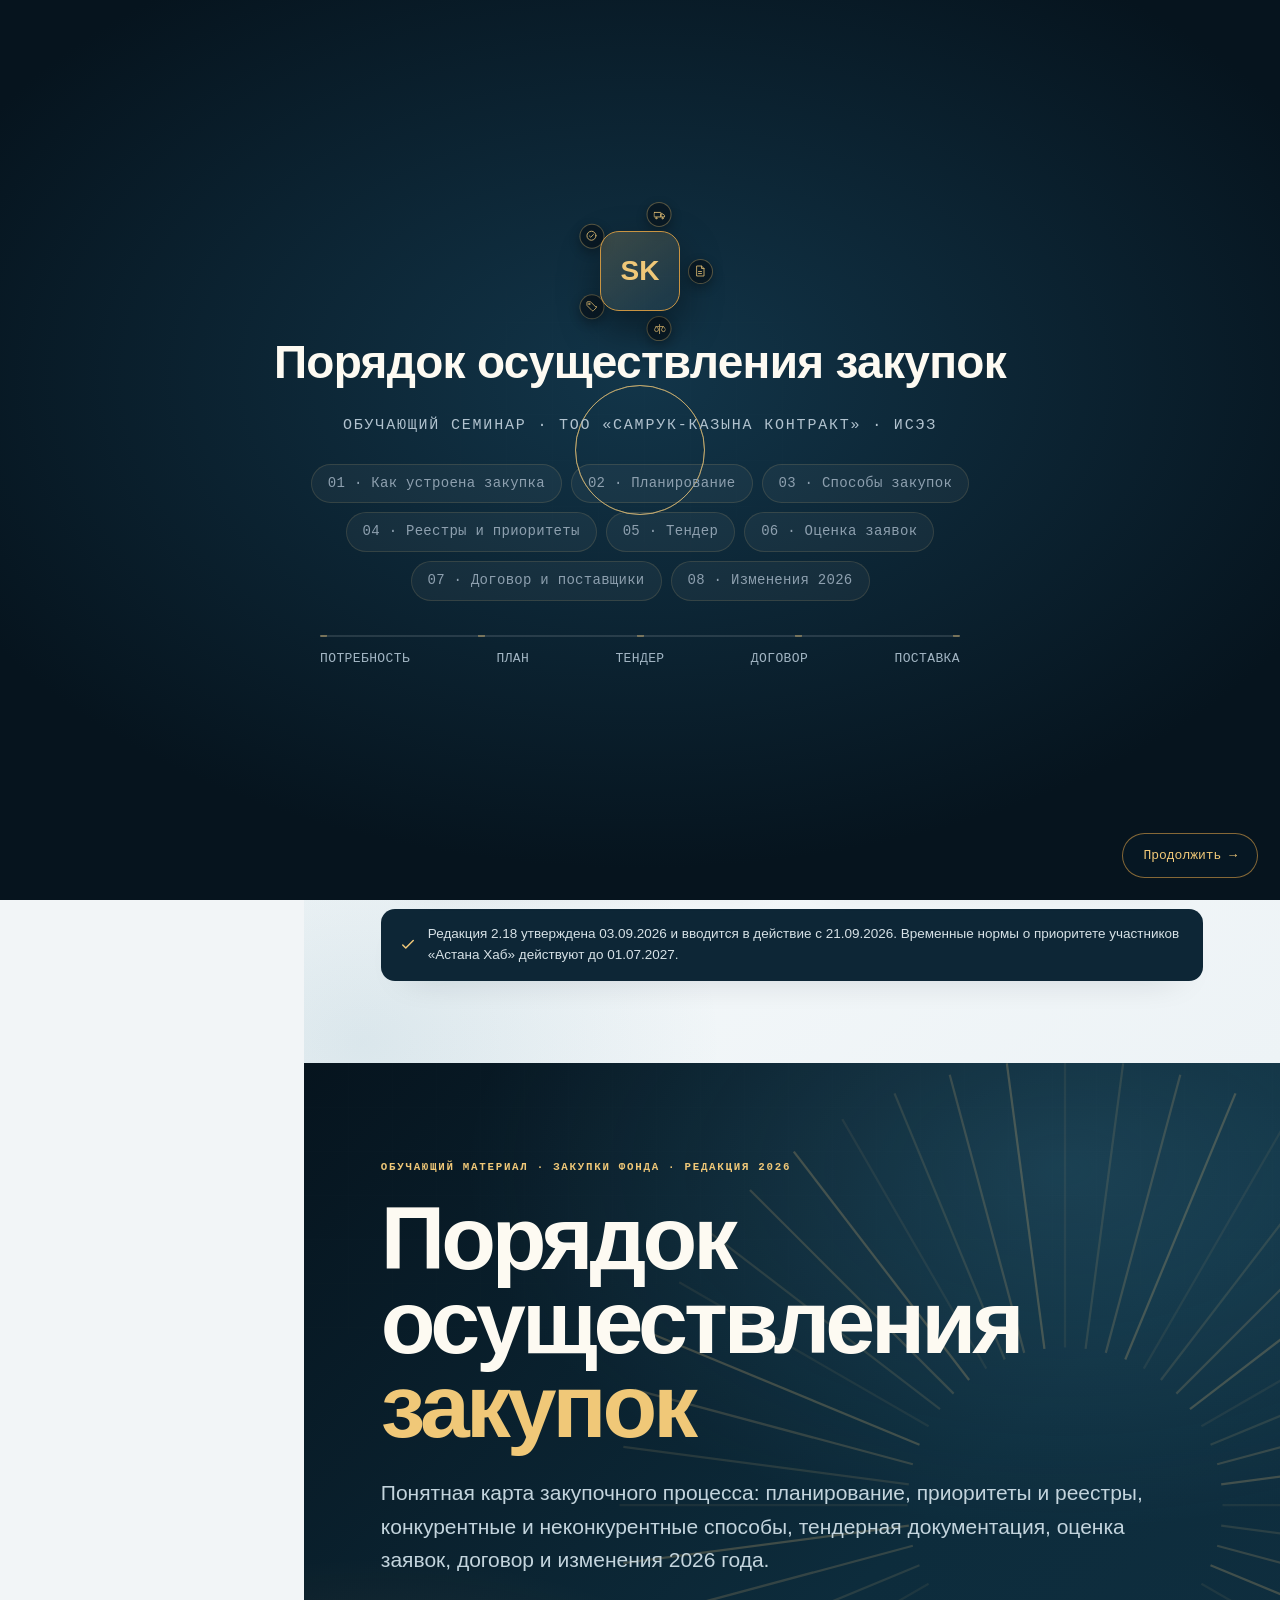
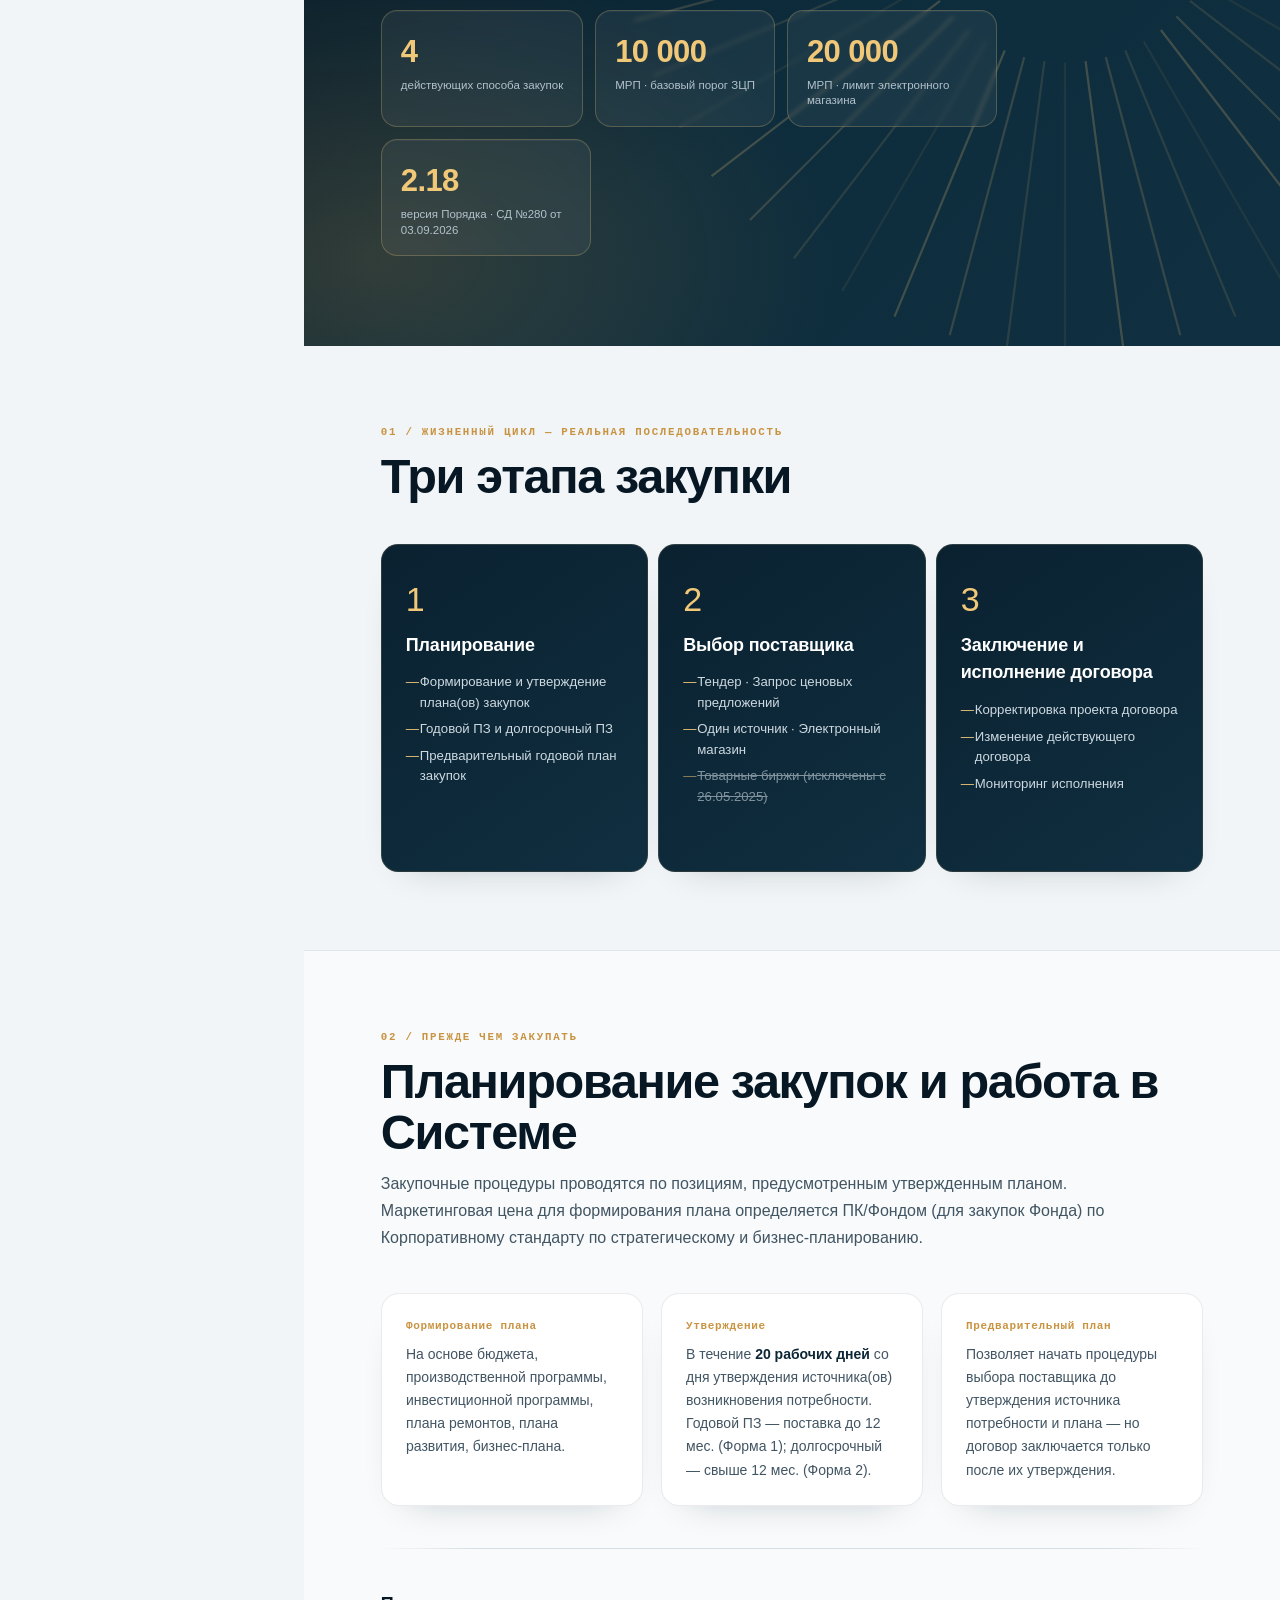
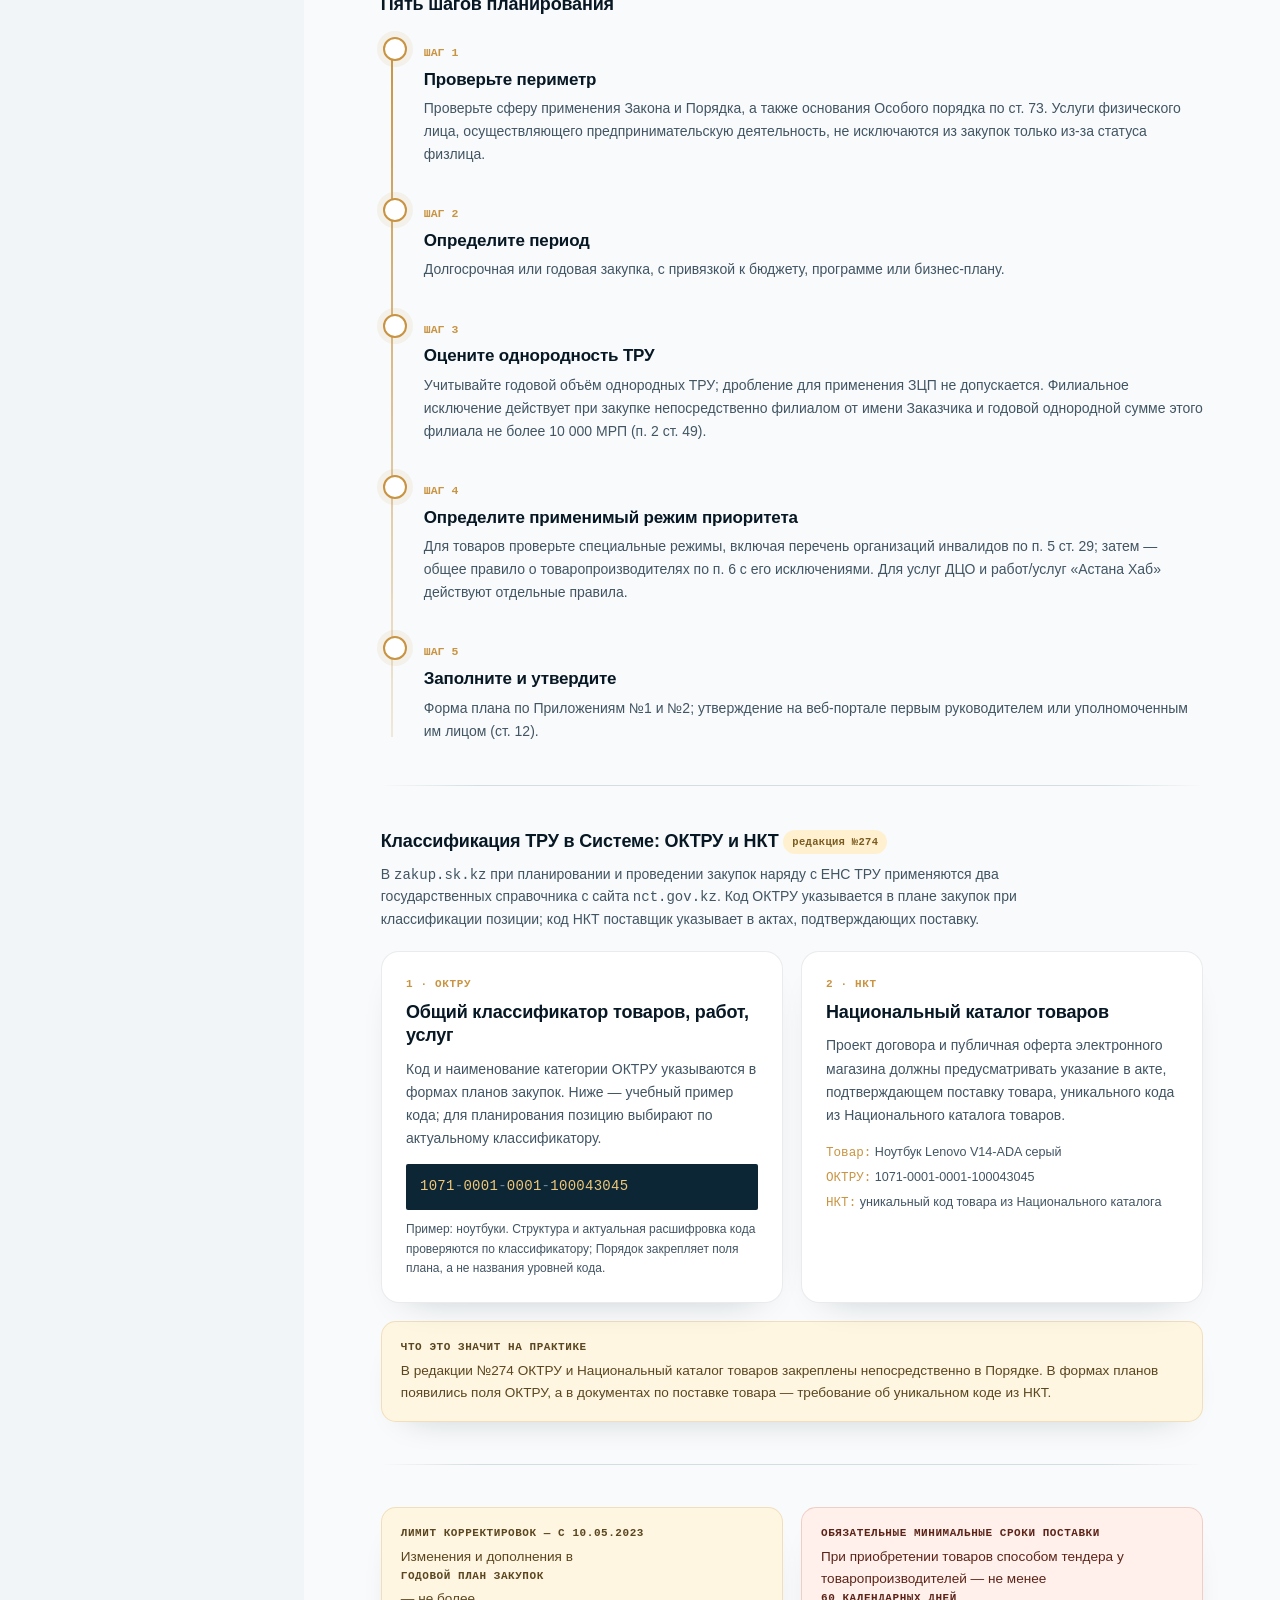
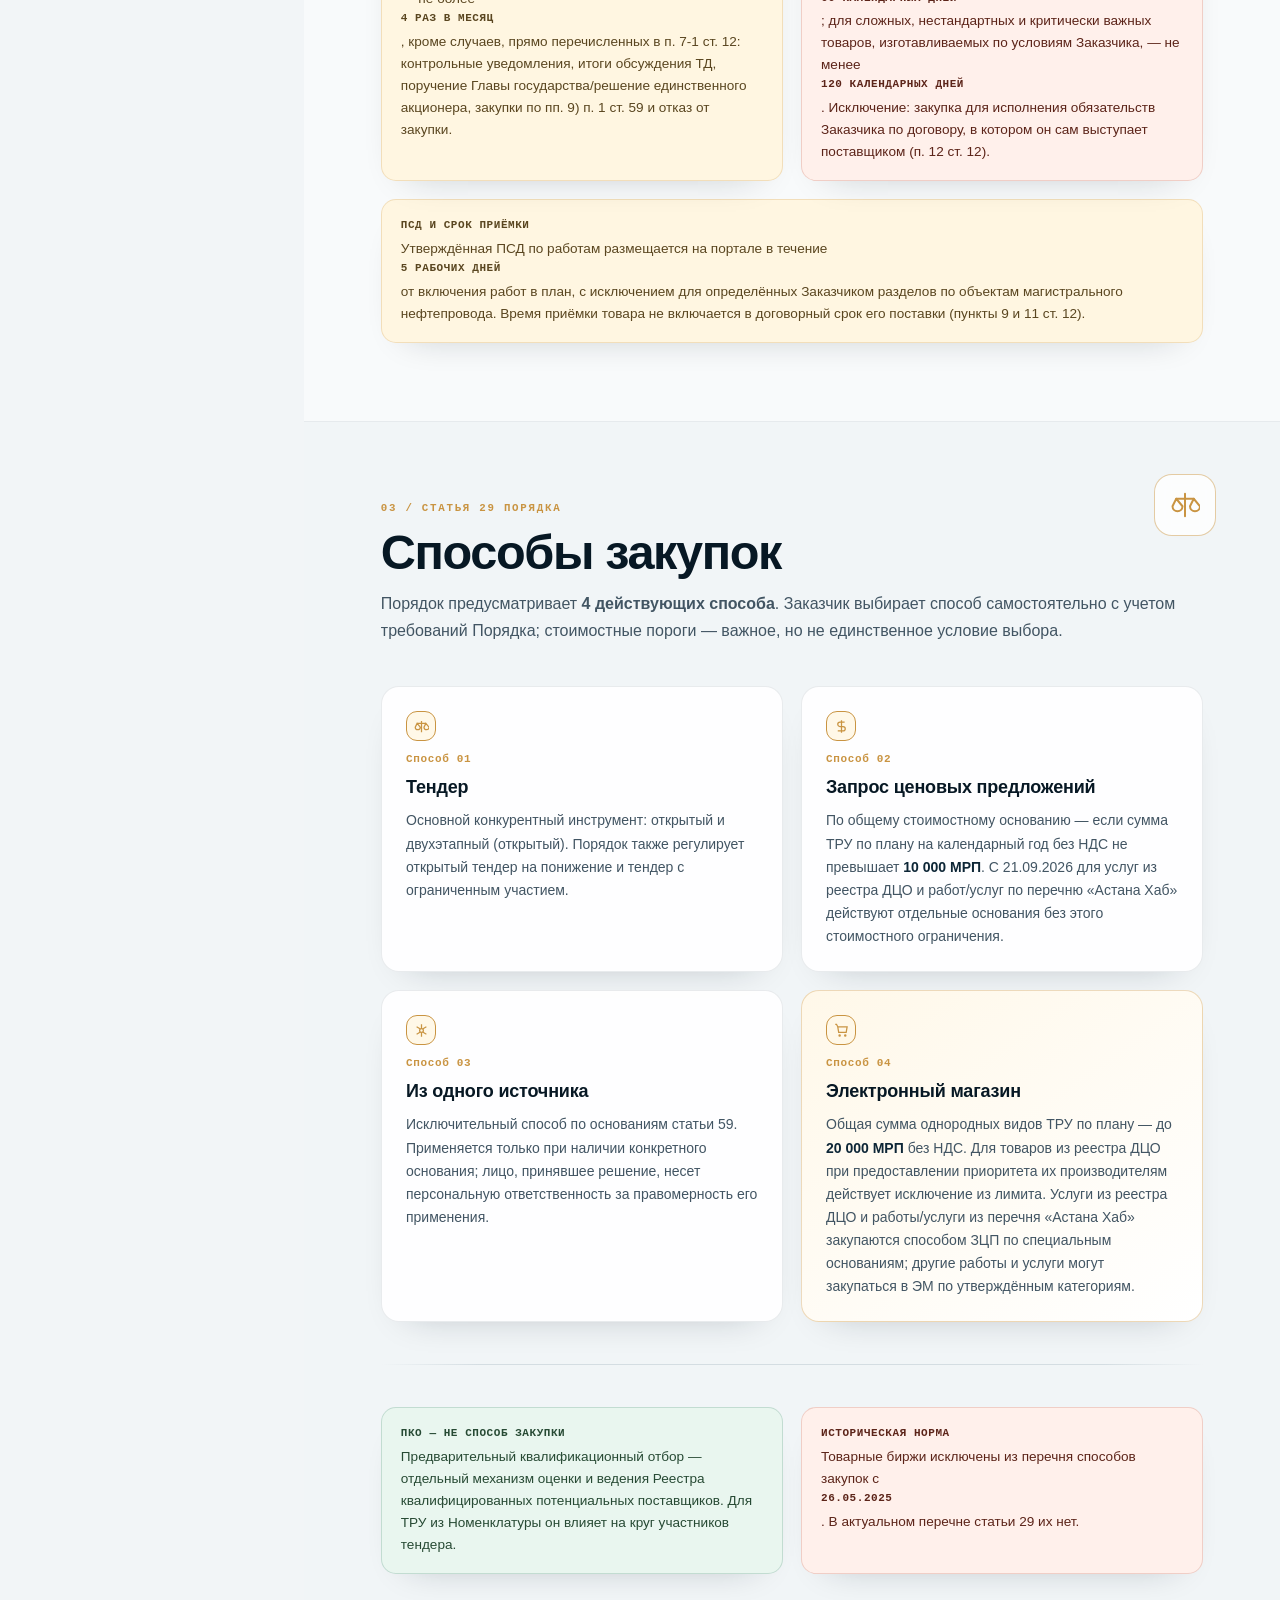
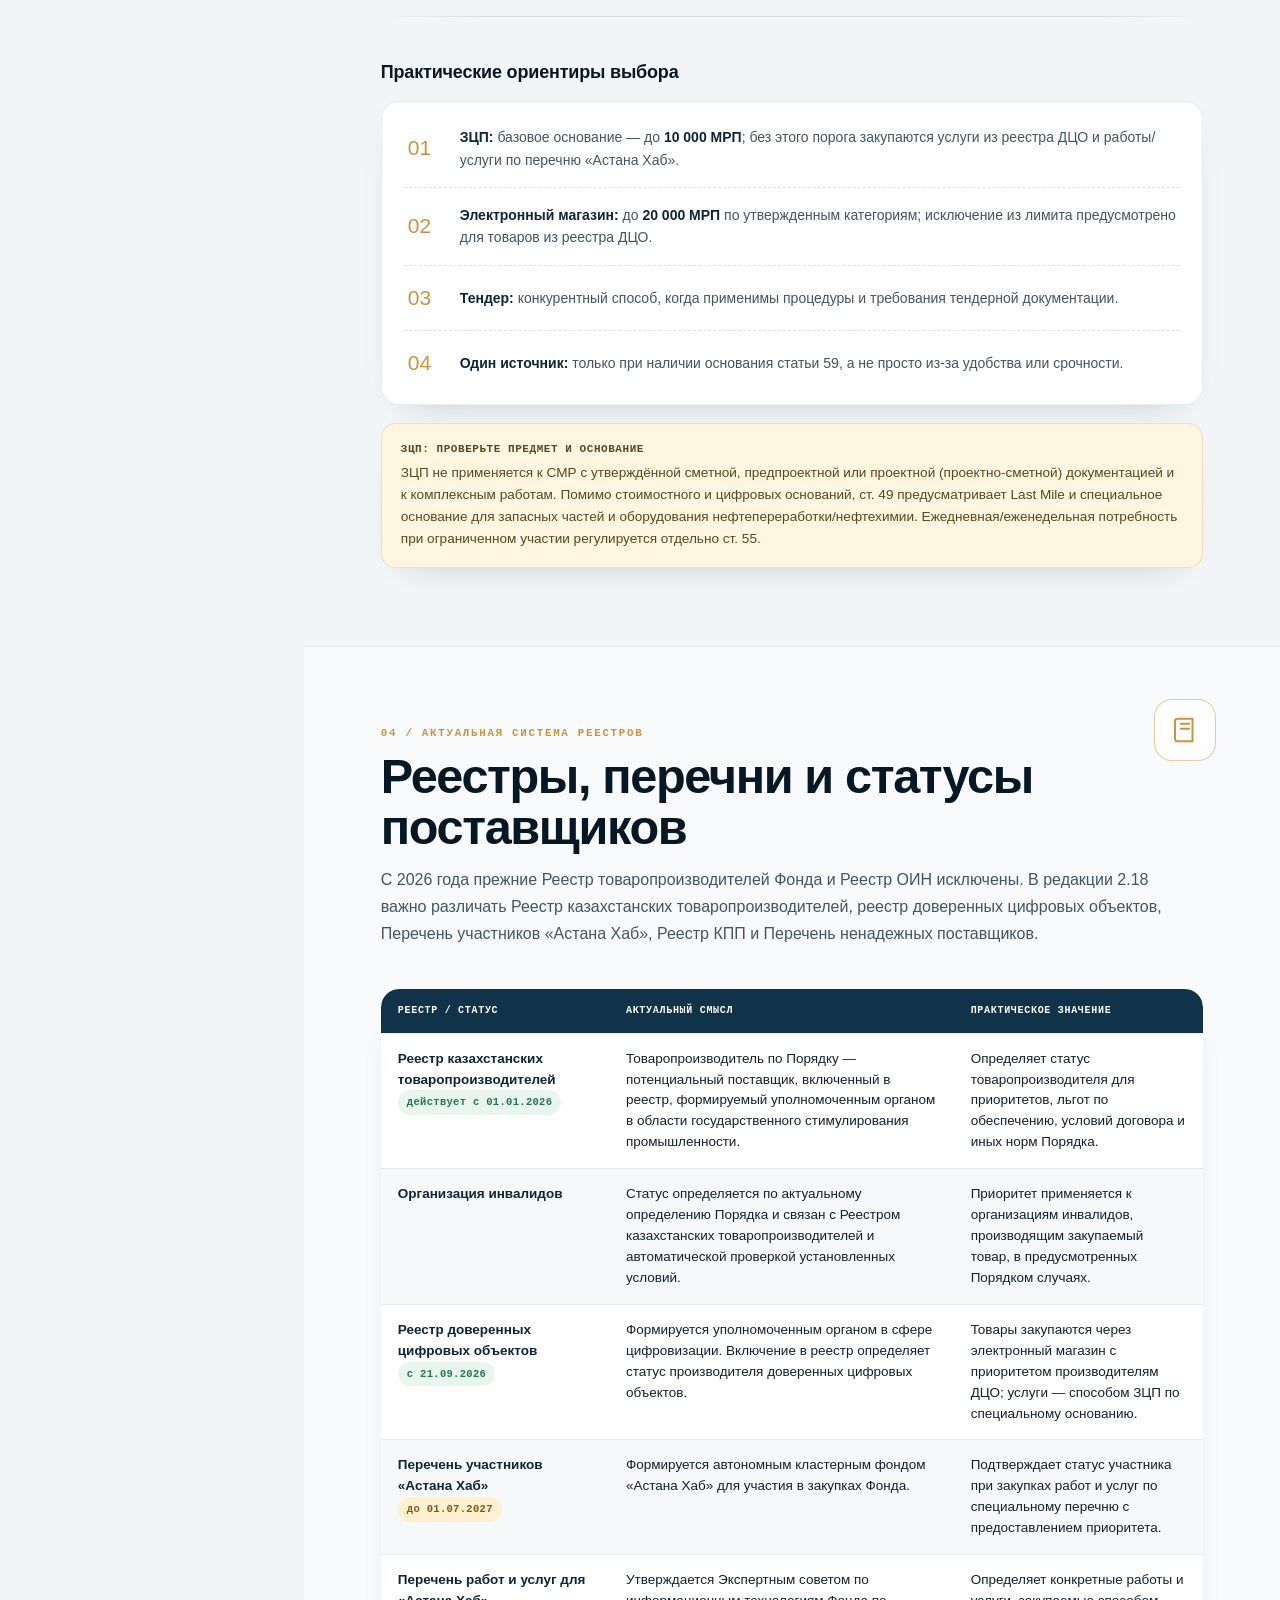
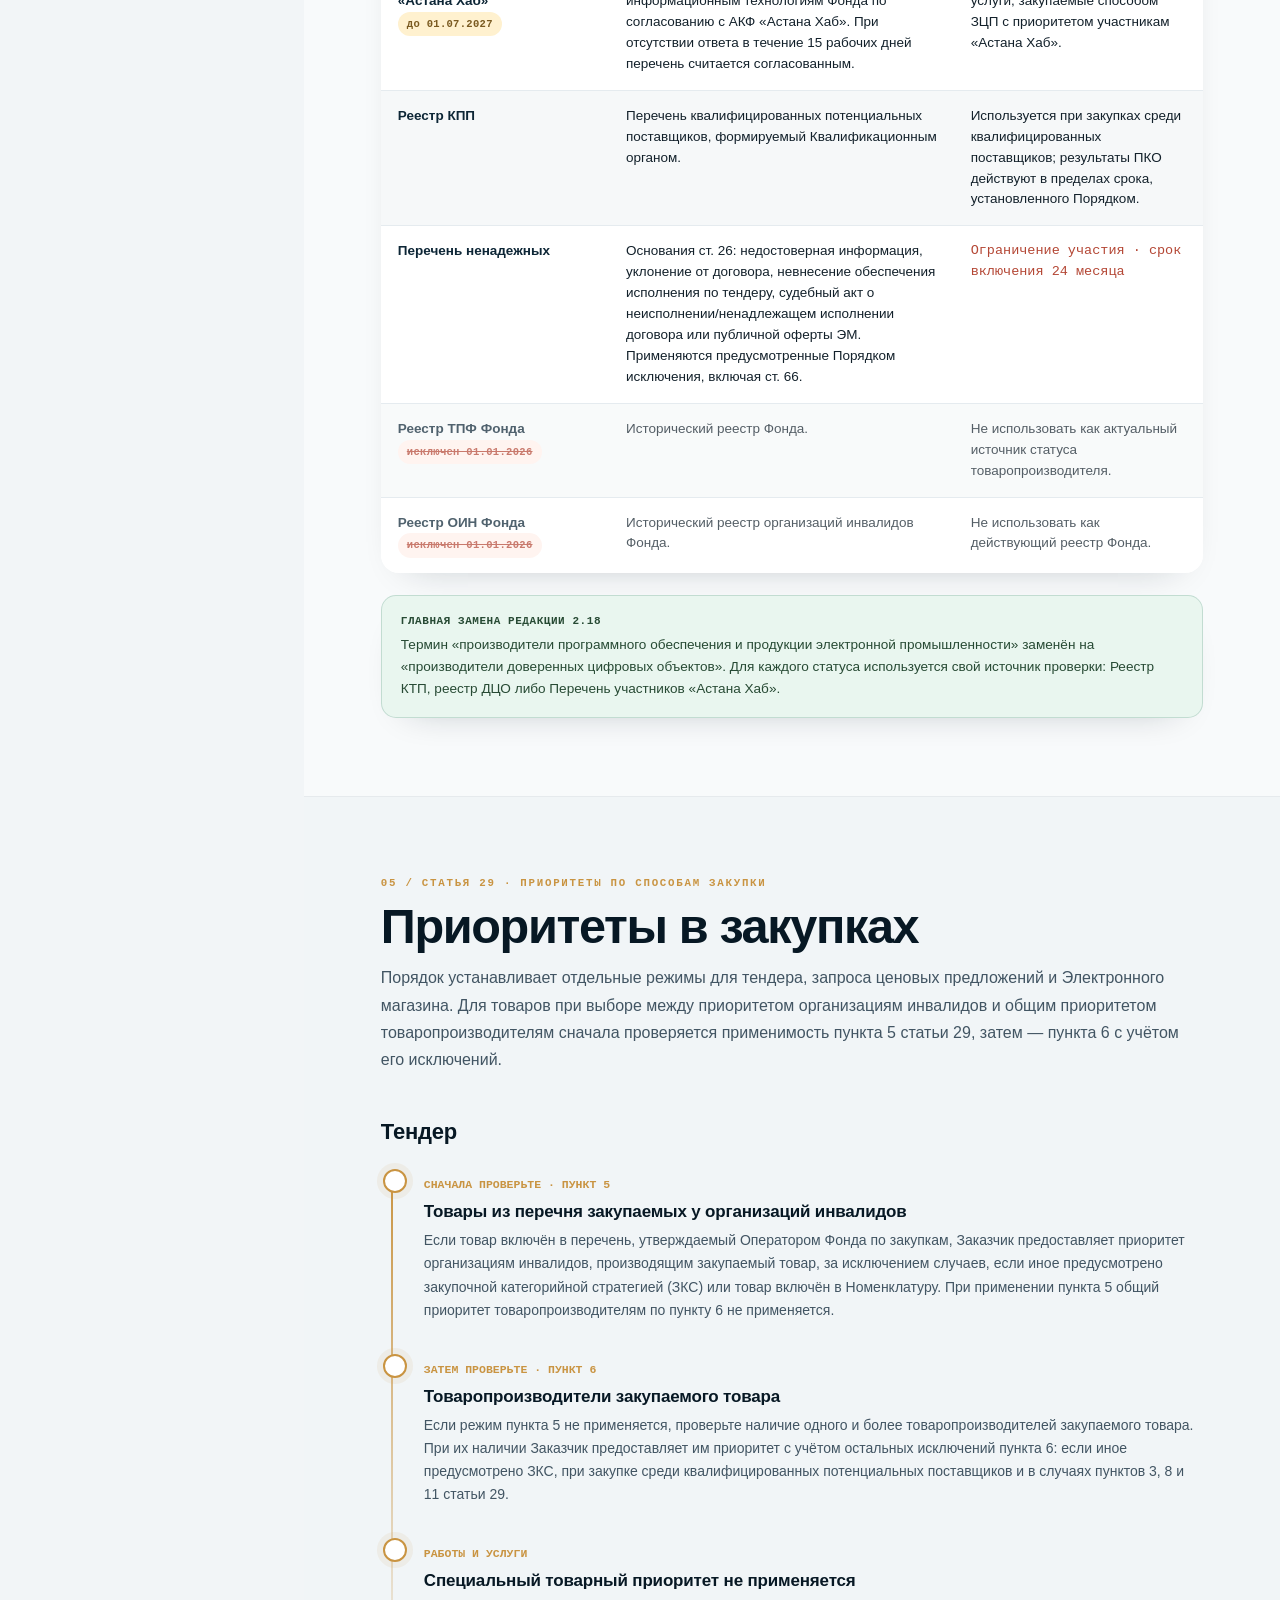
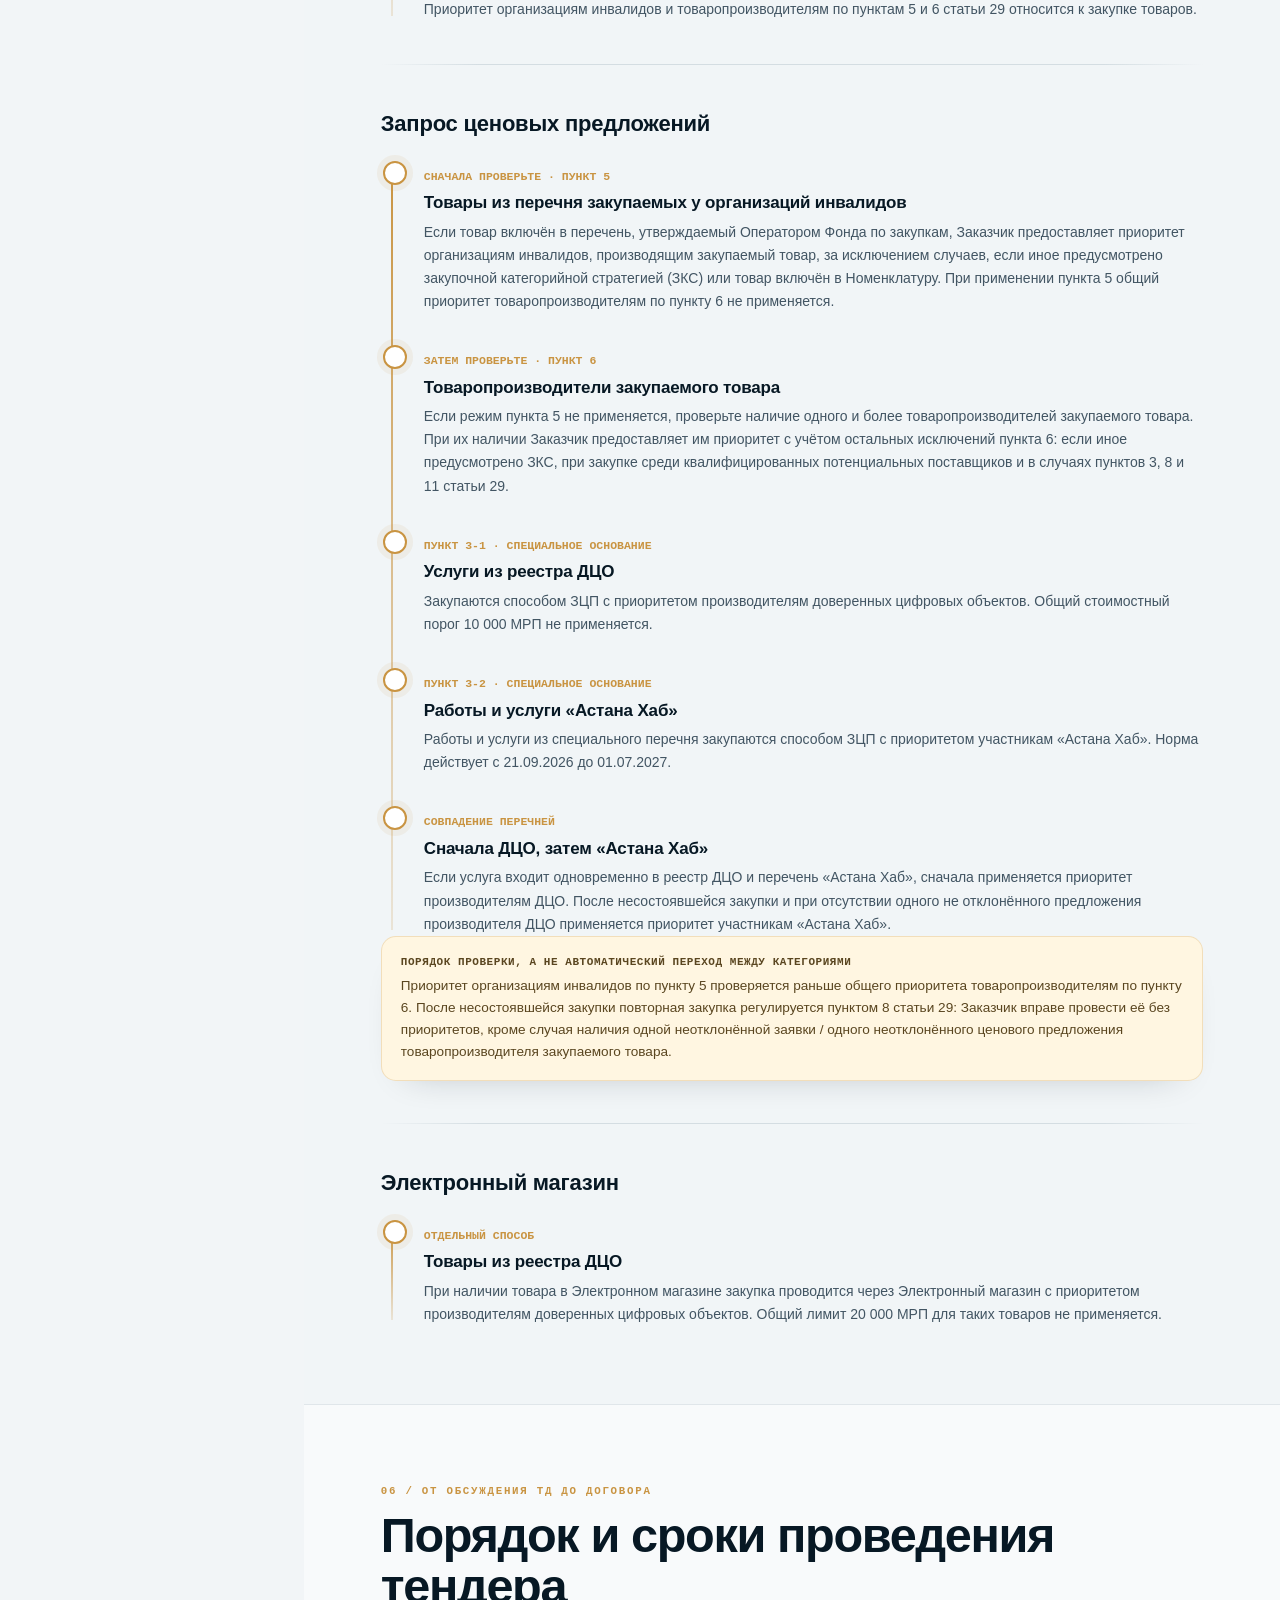
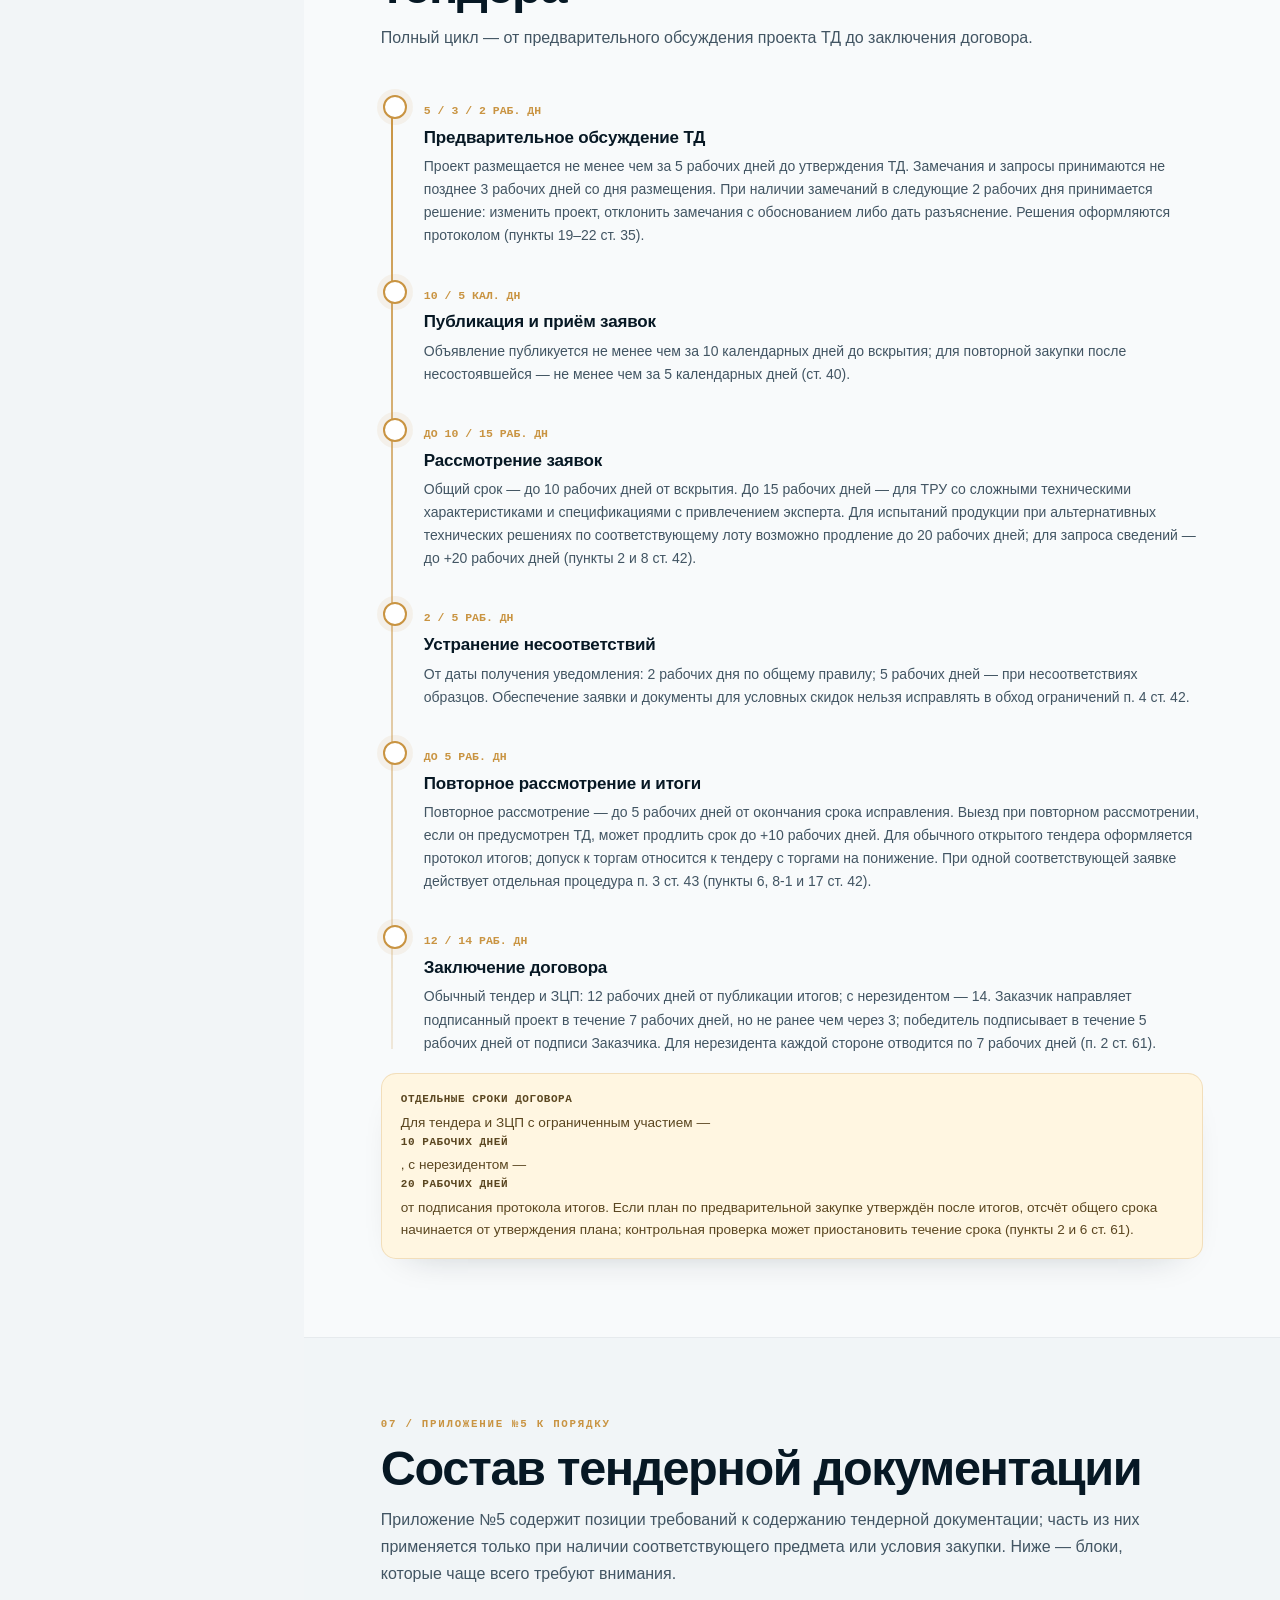
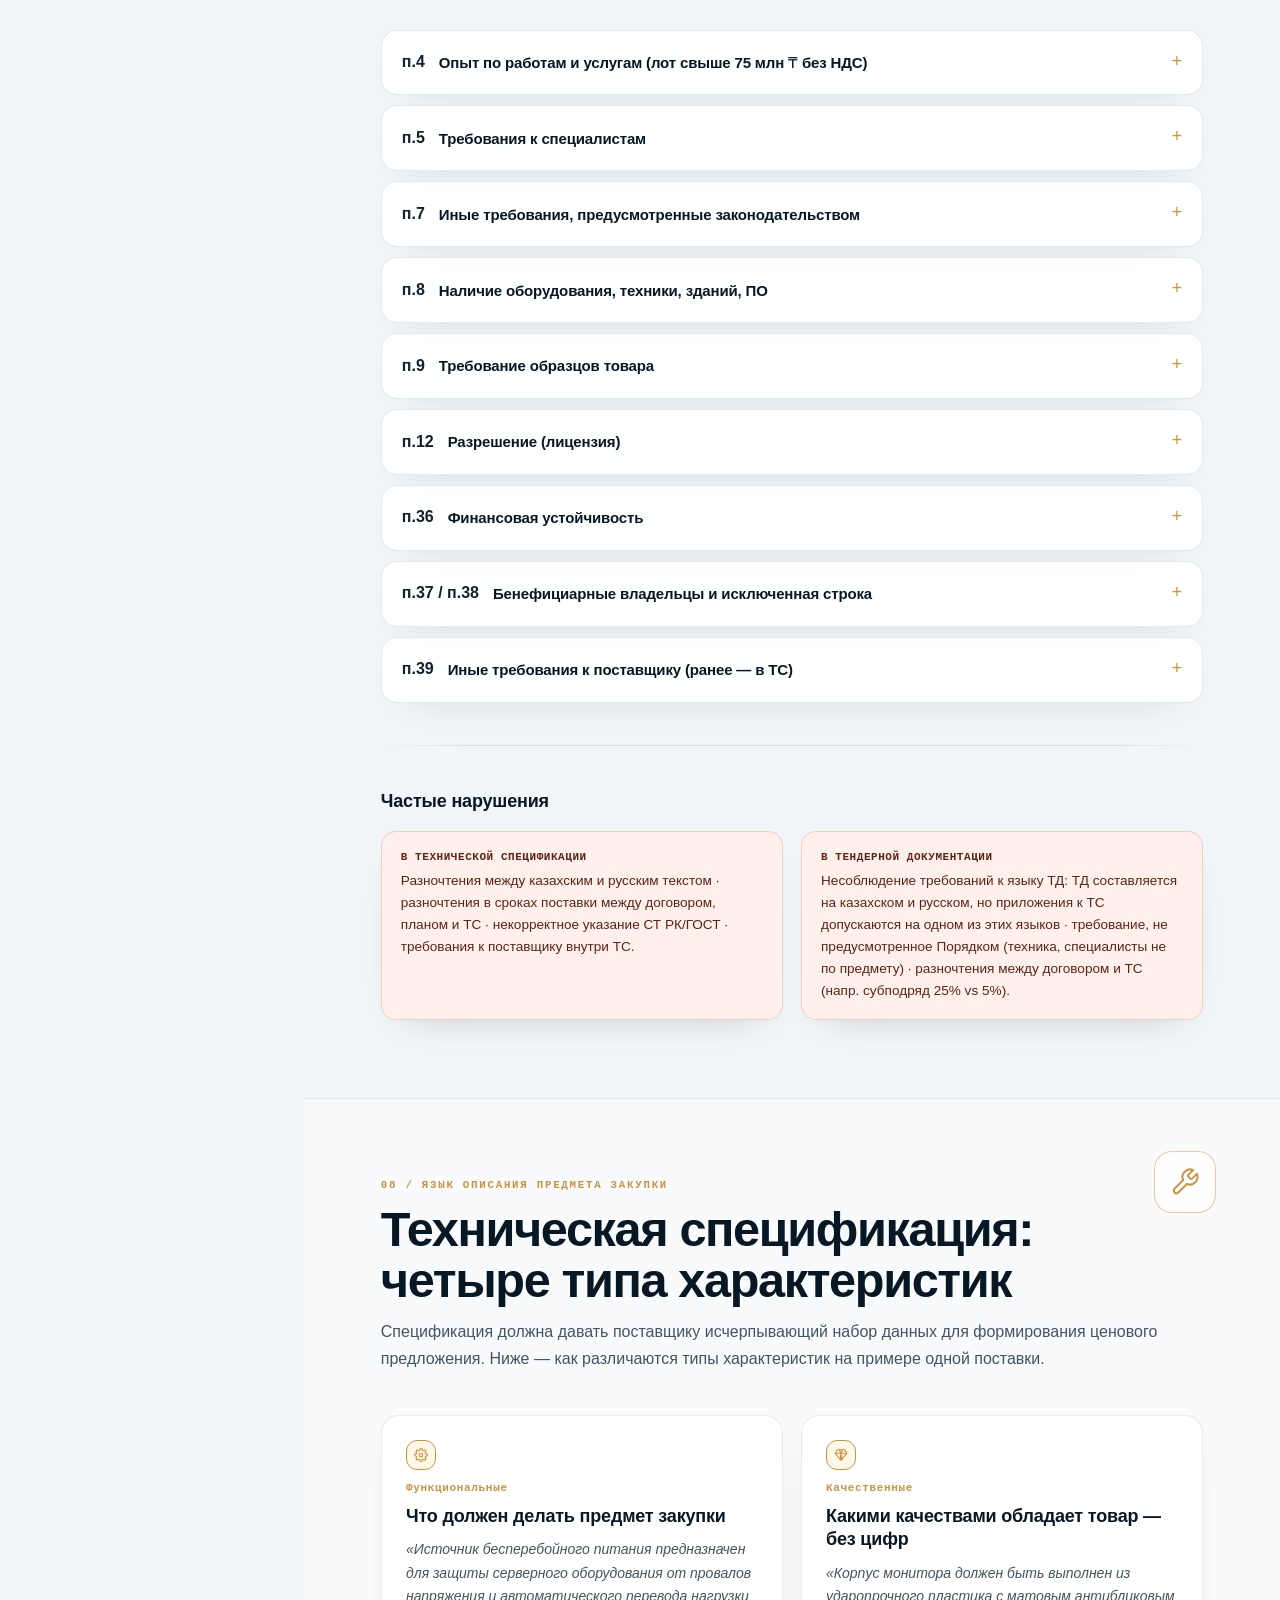
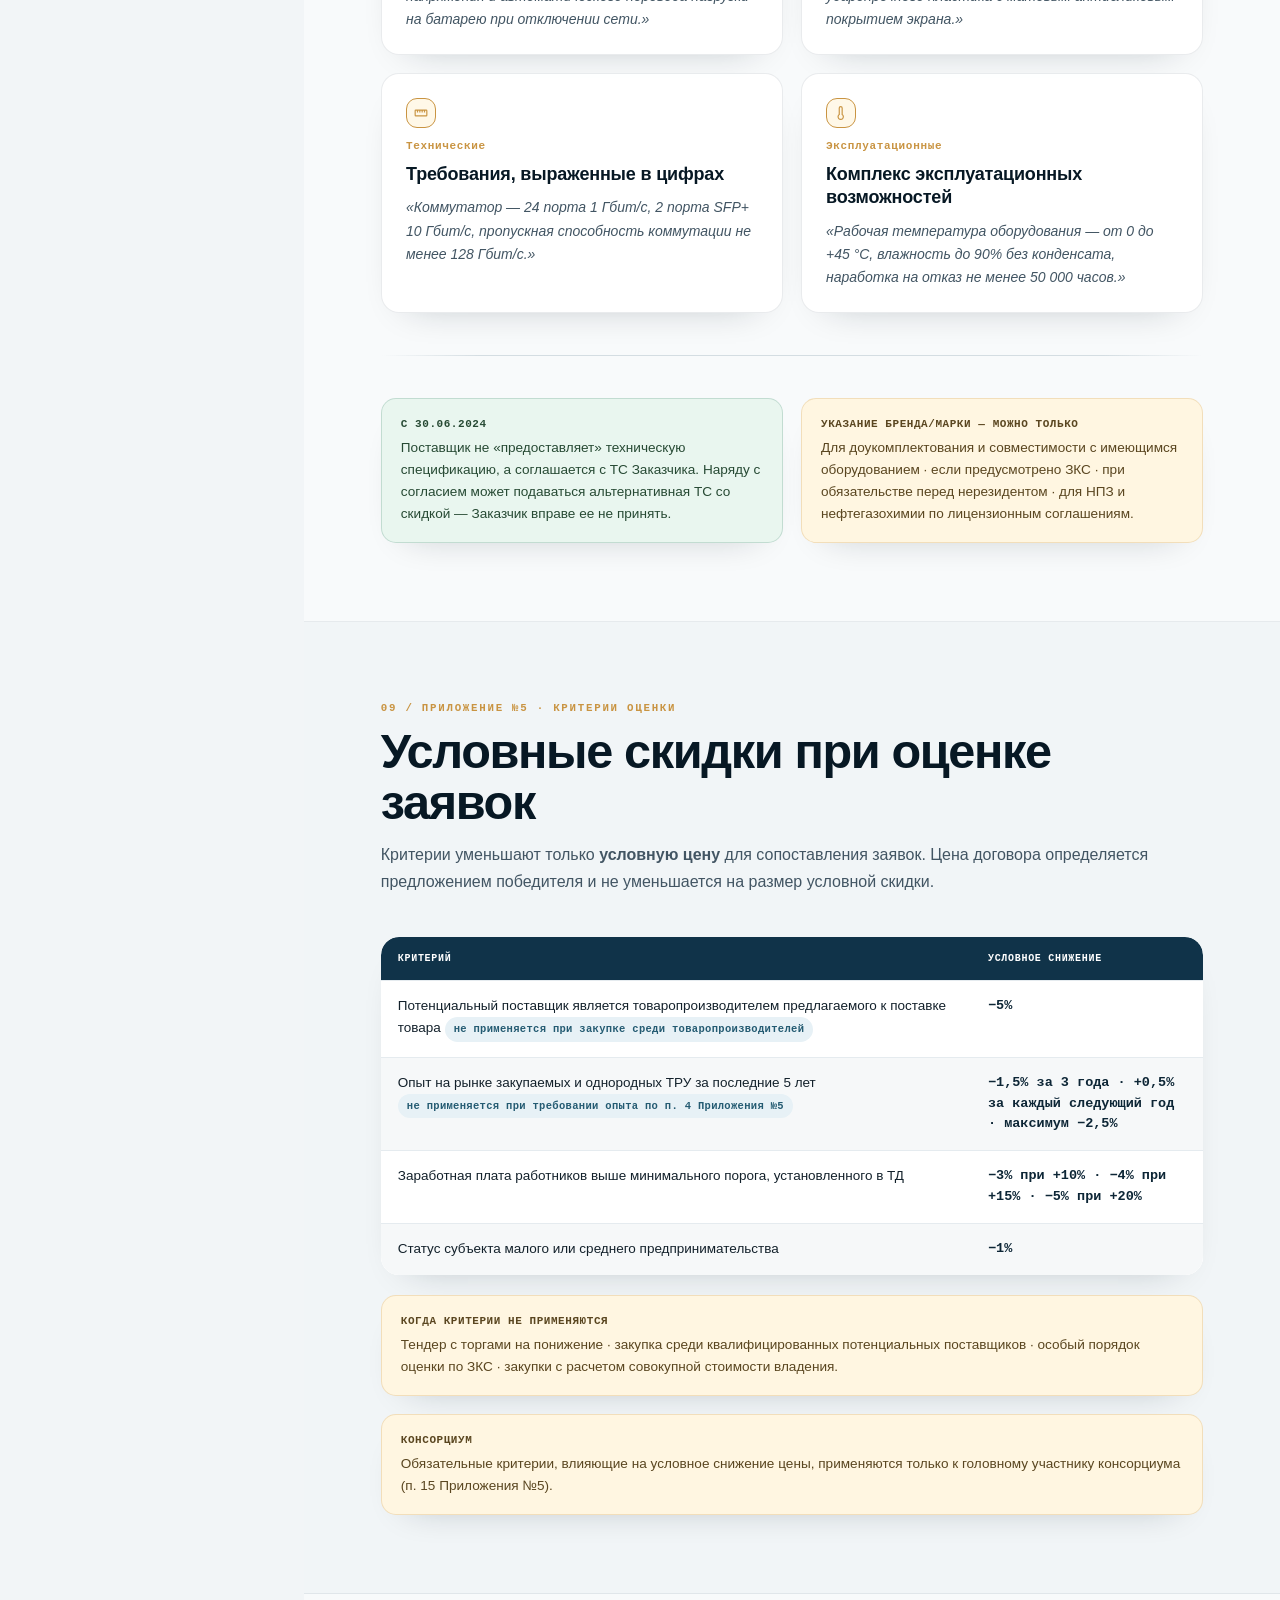
<file: seminar-2026-2-18.html>
<!DOCTYPE html>
<html lang="ru">
<head>
<meta charset="UTF-8">
<meta name="viewport" content="width=device-width, initial-scale=1.0">
<title>Порядок осуществления закупок — обучающий семинар 2026</title>
<style>
  :root{
    --navy-950:#16303f;
    --navy-900:#1d3d4f;
    --navy-800:#26536a;
    --navy-700:#356480;
    --navy-600:#4a7f9c;
    --brass:#bf8a3c;
    --brass-light:#e2bd78;
    --brass-pale:#f3e6c8;
    --paper:#f6f4ef;
    --paper-white:#ffffff;
    --paper-line:#e3ddd0;
    --ink:#20272c;
    --ink-soft:#414b54;
    --muted:#6f6a5e;
    --danger:#a8482f;
    --danger-bg:#f8e8e0;
    --good:#3f7255;
    --good-bg:#e5efe6;
    --info-bg:#e6eef2;
    --shadow: 0 16px 40px -22px rgba(22,48,63,0.28);
    --radius: 3px;
  }
  *{box-sizing:border-box; margin:0; padding:0;}
  html{scroll-behavior:smooth;}
  body{
    font-family:-apple-system,BlinkMacSystemFont,'Segoe UI',Roboto,Arial,sans-serif;
    background:var(--paper);
    color:var(--ink);
    line-height:1.55;
    -webkit-font-smoothing:antialiased;
    overflow-x:hidden;
  }
  ::selection{background:var(--brass-light); color:var(--navy-950);}
  a{color:inherit;}

  /* subtle paper grain */
  body::before{
    content:"";
    position:fixed; inset:0;
    pointer-events:none;
    z-index:2000;
    opacity:.035;
    background-image:url("data:image/svg+xml,%3Csvg xmlns='http://www.w3.org/2000/svg' width='140' height='140'%3E%3Cfilter id='n'%3E%3CfeTurbulence type='fractalNoise' baseFrequency='0.9' numOctaves='2' stitchTiles='stitch'/%3E%3C/filter%3E%3Crect width='100%25' height='100%25' filter='url(%23n)'/%3E%3C/svg%3E");
  }

  h1,h2,h3,h4{ font-family:'Avenir Next','Segoe UI',Arial,sans-serif; font-weight:560; letter-spacing:-0.01em; color:var(--navy-950); }

  .mono{ font-family:SFMono-Regular,Consolas,'Liberation Mono',Menlo,monospace; }
  .eyebrow{
    font-family:SFMono-Regular,Consolas,'Liberation Mono',Menlo,monospace;
    text-transform:uppercase;
    letter-spacing:.14em;
    font-size:11.5px;
    color:var(--brass);
    font-weight:600;
  }

  /* ============ PROGRESS BAR ============ */
  #progress{
    position:fixed; top:0; left:0; height:3px; width:0%;
    background:linear-gradient(90deg, var(--brass), var(--brass-light));
    z-index:3000; transition:width .1s linear;
  }

  /* ============ LAYOUT ============ */
  .app{ display:grid; grid-template-columns:290px 1fr; min-height:100vh; }
  @media (max-width: 980px){ .app{ grid-template-columns:1fr; } }

  /* ============ SIDEBAR — DOSSIER TABS ============ */
  .sidebar{
    background:var(--navy-950);
    border-right:1px solid rgba(191,138,60,.25);
    position:sticky; top:0; height:100vh; overflow-y:auto;
    padding:26px 0 30px;
    scrollbar-width:thin; scrollbar-color:var(--navy-700) transparent;
  }
  .sidebar::-webkit-scrollbar{width:6px;}
  .sidebar::-webkit-scrollbar-thumb{background:var(--navy-700);}
  @media (max-width:980px){
    .sidebar{
      position:fixed; top:0; left:0; width:290px; z-index:1500;
      transform:translateX(-100%); transition:transform .3s ease;
      box-shadow:30px 0 60px rgba(0,0,0,.4);
    }
    .sidebar.open{ transform:translateX(0); }
  }

  .brand{ padding:0 22px 22px; border-bottom:1px solid rgba(191,138,60,.22); margin-bottom:10px;}
  .brand .mark{
    width:38px; height:38px; border:1.4px solid var(--brass);
    border-radius:50%; display:flex; align-items:center; justify-content:center;
    font-family:'Avenir Next','Segoe UI',Arial,sans-serif; font-weight:650; color:var(--brass-light); font-size:15px;
    margin-bottom:12px; position:relative;
  }
  .brand .mark::before{
    content:""; position:absolute; inset:-6px; border:1px solid rgba(191,138,60,.35); border-radius:50%;
  }
  .brand .name{ color:var(--paper-white); font-family:'Avenir Next','Segoe UI',Arial,sans-serif; font-size:15.5px; font-weight:600; line-height:1.3;}
  .brand .sub{ color:var(--navy-600); font-size:11px; margin-top:4px; font-family:SFMono-Regular,Consolas,'Liberation Mono',Menlo,monospace; letter-spacing:.05em;}

  .navgroup{ margin-bottom:4px; }
  .navgroup-label{
    padding:14px 22px 6px; font-family:SFMono-Regular,Consolas,'Liberation Mono',Menlo,monospace; font-size:10px;
    letter-spacing:.14em; text-transform:uppercase; color:var(--navy-600);
  }
  .navlink{
    display:flex; align-items:center; gap:10px;
    padding:9px 22px 9px 19px; font-size:13.2px; color:#c8d3dd;
    border-left:3px solid transparent; cursor:pointer; text-decoration:none;
    transition:all .18s ease; line-height:1.3;
  }
  .navlink svg{ flex:none; opacity:.65; }
  .navlink:hover{ background:rgba(191,138,60,.08); color:var(--paper-white); }
  .navlink.active{
    border-left-color:var(--brass); background:rgba(191,138,60,.14);
    color:var(--brass-light); font-weight:600;
  }
  .navlink.active svg{ opacity:1; }

  .sidebar-foot{
    margin-top:18px; padding:16px 22px 0; border-top:1px solid rgba(191,138,60,.2);
    font-size:11px; color:var(--navy-600); font-family:SFMono-Regular,Consolas,'Liberation Mono',Menlo,monospace; line-height:1.7;
  }

  .menu-toggle{
    display:none; position:fixed; top:16px; left:16px; z-index:1600;
    width:44px; height:44px; background:var(--navy-950); border:1px solid var(--brass);
    border-radius:50%; align-items:center; justify-content:center; cursor:pointer;
    box-shadow:var(--shadow);
  }
  .menu-toggle svg{ stroke:var(--brass-light); }
  @media (max-width:980px){ .menu-toggle{ display:flex; } }
  .scrim{ display:none; position:fixed; inset:0; background:rgba(6,12,20,.55); z-index:1400; }
  .scrim.show{ display:block; }

  /* ============ MAIN ============ */
  main{ min-width:0; }

  /* ---------- HERO ---------- */
  .hero{
    position:relative; background:radial-gradient(130% 110% at 18% 0%, #2a5266 0%, var(--navy-950) 60%);
    color:var(--paper-white); padding:96px 60px 84px; overflow:hidden;
    border-bottom:6px solid var(--brass);
  }
  @media (max-width:700px){ .hero{ padding:96px 24px 60px; } }
  .hero .rays{
    position:absolute; top:50%; left:78%; width:900px; height:900px; transform:translate(-50%,-50%);
    pointer-events:none; opacity:.55;
  }
  @media (max-width:980px){ .hero .rays{ left:60%; opacity:.32; } }
  .hero-inner{ position:relative; z-index:2; max-width:820px; }
  .hero .eyebrow{ color:var(--brass-light); }
  .hero h1{
    font-size:clamp(34px,5vw,58px); color:#fdfaf2; margin:16px 0 20px; line-height:1.06; font-weight:600;
  }
  .hero h1 em{ font-style:normal; color:var(--brass-light); }
  .hero p.lead{ font-size:16.5px; color:#cfdae1; max-width:600px; margin-bottom:34px; }
  .hero .stats{ display:flex; flex-wrap:wrap; gap:14px; }
  .stat-seal{
    border:1px solid rgba(226,189,120,.45); background:rgba(255,255,255,.05);
    padding:14px 18px; min-width:140px; backdrop-filter:blur(2px);
  }
  .stat-seal .num{ font-family:'Avenir Next','Segoe UI',Arial,sans-serif; font-size:26px; color:var(--brass-light); font-weight:600; }
  .stat-seal .lbl{ font-size:11.5px; color:#b3c2cc; margin-top:2px; }

  /* ---------- SECTION SHELL ---------- */
  section.block{ padding:64px 60px; border-bottom:1px solid var(--paper-line); position:relative; }
  @media (max-width:700px){ section.block{ padding:48px 22px; } }
  section.block.dark{
    background:var(--navy-900); color:#dbe3ea; border-bottom:none;
  }
  section.block.dark h2, section.block.dark h3{ color:var(--paper-white); }
  .block-head{ max-width:760px; margin-bottom:38px; }
  .block-head .eyebrow{ display:block; margin-bottom:10px; }
  .block-head h2{ font-size:clamp(24px,3vw,34px); }
  .block-head p{ color:var(--ink-soft); margin-top:12px; font-size:15px; max-width:620px; }
  section.block.dark .block-head p{ color:#a9b8c5; }

  .reveal{ opacity:0; transform:translateY(18px); transition:opacity .6s ease, transform .6s ease; }
  .reveal.in{ opacity:1; transform:translateY(0); }

  /* ---------- GRID / CARDS ---------- */
  .grid{ display:grid; gap:18px; }
  .grid-2{ grid-template-columns:repeat(2,1fr); }
  .grid-3{ grid-template-columns:repeat(3,1fr); }
  .grid-4{ grid-template-columns:repeat(4,1fr); }
  @media (max-width:900px){ .grid-2,.grid-3,.grid-4{ grid-template-columns:1fr 1fr; } }
  @media (max-width:640px){ .grid-2,.grid-3,.grid-4{ grid-template-columns:1fr; } }

  .card{
    background:var(--paper-white); border:1px solid var(--paper-line);
    padding:22px 22px 20px; position:relative;
  }
  .card::before{
    content:""; position:absolute; top:0; left:0; width:26px; height:26px;
    background:linear-gradient(135deg, transparent 50%, var(--paper) 50%);
  }
  .card h4{ font-size:16px; margin-bottom:8px; }
  .card p{ font-size:13.6px; color:var(--ink-soft); }
  .card .tagnum{ font-family:SFMono-Regular,Consolas,'Liberation Mono',Menlo,monospace; font-size:11px; color:var(--brass); letter-spacing:.06em; display:block; margin-bottom:8px; }

  .icon-badge{
    width:36px; height:36px; border:1px solid var(--brass); border-radius:50%;
    display:flex; align-items:center; justify-content:center; margin-bottom:12px; color:var(--brass);
  }

  /* ---------- SECTION ILLUSTRATIONS (decorative, interactive on hover) ---------- */
  .sec-illus{
    position:absolute; top:30px; right:58px; width:68px; height:68px;
    border:1.4px solid var(--brass); border-radius:50%;
    display:flex; align-items:center; justify-content:center;
    background:radial-gradient(circle at 32% 28%, #ffffff, var(--paper) 72%);
    color:var(--brass); box-shadow:var(--shadow); cursor:help;
    transition:transform .3s ease, box-shadow .3s ease;
  }
  .sec-illus::after{
    content:""; position:absolute; inset:-7px; border:1px solid rgba(191,138,60,.3); border-radius:50%;
  }
  .sec-illus:hover{ transform:scale(1.1) rotate(-6deg); box-shadow:0 20px 44px -18px rgba(22,48,63,.4); }
  section.block.dark .sec-illus{ background:radial-gradient(circle at 32% 28%, #274357, var(--navy-950) 72%); color:var(--brass-light); }
  section.block.dark .sec-illus::after{ border-color:rgba(226,189,120,.28); }
  @media (max-width:900px){ .sec-illus{ display:none; } }

  /* small inline icon used inside cards, sits above tagnum */
  .card-ico{
    width:30px; height:30px; border-radius:50%; border:1px solid var(--brass);
    display:flex; align-items:center; justify-content:center; color:var(--brass);
    margin-bottom:10px; background:var(--paper);
  }

  /* ---------- TAGS / PILLS / STAMPS ---------- */
  .tag{
    display:inline-flex; align-items:center; gap:5px;
    font-family:SFMono-Regular,Consolas,'Liberation Mono',Menlo,monospace; font-size:10.5px; letter-spacing:.03em;
    padding:3px 9px; border-radius:20px; font-weight:600; white-space:nowrap;
  }
  .tag.new{ background:var(--good-bg); color:var(--good); }
  .tag.out{ background:var(--danger-bg); color:var(--danger); text-decoration:line-through; }
  .tag.info{ background:var(--info-bg); color:var(--navy-700); }
  .tag.gold{ background:var(--brass-pale); color:#7a5a20; }

  .stamp{
    display:inline-block; border:2px solid var(--danger); color:var(--danger);
    padding:6px 14px; font-family:SFMono-Regular,Consolas,'Liberation Mono',Menlo,monospace; font-weight:700; font-size:12px;
    letter-spacing:.08em; transform:rotate(-3deg); border-radius:3px;
    text-transform:uppercase;
  }
  .stamp.gold{ border-color:var(--brass); color:#7a5a20; }
  .stamp.good{ border-color:var(--good); color:var(--good); }

  /* ---------- DIVIDER RULE ---------- */
  .rule{ height:1px; background:repeating-linear-gradient(90deg, var(--paper-line) 0 6px, transparent 6px 10px); margin:34px 0; }

  /* ---------- TABLE ---------- */
  .tablewrap{ overflow-x:auto; border:1px solid var(--paper-line); }
  table.doc{ width:100%; border-collapse:collapse; min-width:560px; background:var(--paper-white); }
  table.doc th{
    text-align:left; font-family:SFMono-Regular,Consolas,'Liberation Mono',Menlo,monospace; font-size:10.5px; text-transform:uppercase;
    letter-spacing:.07em; color:var(--paper-white); background:var(--navy-800); padding:12px 16px;
  }
  table.doc td{ padding:12px 16px; border-top:1px solid var(--paper-line); font-size:13.4px; vertical-align:top; color:var(--ink); }
  table.doc tr:nth-child(even) td{ background:#f2f0ea; }
  table.doc td strong{ color:var(--navy-900); }

  /* tables inside dark sections: dark card, light text */
  section.block.dark .tablewrap{ border-color:rgba(191,138,60,.35); }
  section.block.dark table.doc{ background:#1a3949; }
  section.block.dark table.doc th{ background:#12303e; color:var(--brass-light); }
  section.block.dark table.doc td{ color:#e2e9ef; border-top-color:rgba(191,138,60,.18); }
  section.block.dark table.doc tr:nth-child(even) td{ background:#204656; }
  section.block.dark table.doc td strong{ color:#fff; }
  section.block.dark table.doc td.mono{ color:var(--brass-light); }

  /* ---------- TIMELINE (sequential only) ---------- */
  .timeline{ position:relative; padding-left:30px; }
  .timeline::before{ content:""; position:absolute; left:8px; top:6px; bottom:6px; width:2px; background:var(--paper-line); }
  .tstep{ position:relative; padding-bottom:26px; }
  .tstep:last-child{ padding-bottom:0; }
  .tstep::before{
    content:""; position:absolute; left:-30px; top:2px; width:18px; height:18px; border-radius:50%;
    background:var(--paper-white); border:2px solid var(--brass);
  }
  .tstep .tt{ font-family:SFMono-Regular,Consolas,'Liberation Mono',Menlo,monospace; font-size:11.5px; color:var(--brass); font-weight:700; }
  .tstep h4{ font-size:15px; margin:3px 0 4px; }
  .tstep p{ font-size:13.2px; color:var(--ink-soft); }

  /* timeline inside dark sections */
  section.block.dark .timeline::before{ background:rgba(191,138,60,.3); }
  section.block.dark .tstep::before{ background:var(--navy-950); border-color:var(--brass-light); }
  section.block.dark .tstep .tt{ color:var(--brass-light); }
  section.block.dark .tstep h4{ color:var(--paper-white); }
  section.block.dark .tstep p{ color:#a9b8c5; }

  /* horizontal process rail */
  .hrail{ display:grid; grid-template-columns:repeat(3,1fr); gap:2px; background:var(--brass); border:1px solid var(--brass); }
  @media (max-width:760px){ .hrail{ grid-template-columns:1fr; } }
  .hrail>div{ background:var(--navy-950); color:#fff; padding:26px 22px; }
  .hrail .step-no{ font-family:'Avenir Next','Segoe UI',Arial,sans-serif; font-size:30px; color:var(--brass-light); }
  .hrail h4{ color:#fff; font-size:16.5px; margin:6px 0 10px; }
  .hrail ul{ list-style:none; font-size:12.8px; color:#cdd9e0; }
  .hrail ul li{ padding:3px 0 3px 14px; position:relative; }
  .hrail ul li::before{ content:"—"; position:absolute; left:0; color:var(--brass-light); }

  /* ---------- ACCORDION ---------- */
  .accordion{ border:1px solid var(--paper-line); background:var(--paper-white); }
  .acc-item + .acc-item{ border-top:1px solid var(--paper-line); }
  .acc-head{
    display:flex; justify-content:space-between; align-items:center; gap:14px;
    padding:16px 20px; cursor:pointer; user-select:none;
  }
  .acc-head:hover{ background:#f2f0ea; }
  .acc-head .tagnum{ margin:0; }
  .acc-head h4{ font-size:14.5px; flex:1; }
  .acc-head .plus{ font-family:SFMono-Regular,Consolas,'Liberation Mono',Menlo,monospace; font-size:18px; color:var(--brass); transition:transform .25s ease; flex:none; }
  .acc-item.open .plus{ transform:rotate(45deg); }
  .acc-body{ max-height:0; overflow:hidden; transition:max-height .3s ease; }
  .acc-item.open .acc-body{ }
  .acc-body-in{ padding:0 20px 20px; font-size:13.4px; color:var(--ink-soft); }
  .acc-body-in ul{ margin-left:18px; margin-top:8px; }
  .acc-body-in li{ margin-bottom:6px; }
  .acc-body-in p{ margin-bottom:8px; }

  /* ---------- COMPARE ---------- */
  .compare{ display:grid; grid-template-columns:1fr 1fr; gap:2px; background:var(--paper-line); border:1px solid var(--paper-line); }
  @media (max-width:760px){ .compare{ grid-template-columns:1fr; } }
  .compare>div{ background:var(--paper-white); padding:22px 22px 24px; }
  .compare h4{ font-size:15.5px; margin-bottom:12px; display:flex; align-items:center; gap:8px; }
  .compare ul{ margin-left:18px; font-size:13.2px; color:var(--ink-soft); }
  .compare li{ margin-bottom:8px; }

  /* ---------- callout ---------- */
  .callout{ border-left:3px solid var(--brass); background:var(--brass-pale); padding:16px 20px; font-size:13.6px; color:#5a4620; }
  .callout.danger{ border-color:var(--danger); background:var(--danger-bg); color:#5c2419; }
  .callout.good{ border-color:var(--good); background:var(--good-bg); color:#274a34; }
  .callout strong{ display:block; margin-bottom:3px; font-family:SFMono-Regular,Consolas,'Liberation Mono',Menlo,monospace; font-size:11px; letter-spacing:.05em; text-transform:uppercase; }

  /* ---------- funnel ---------- */
  .funnel{ display:flex; flex-direction:column; gap:0; }
  .funnel .f-row{ display:flex; align-items:center; gap:14px; padding:12px 0; border-top:1px dashed var(--paper-line); }
  .funnel .f-row:first-child{ border-top:none; }
  .funnel .f-no{ font-family:'Avenir Next','Segoe UI',Arial,sans-serif; font-size:22px; color:var(--brass); width:30px; flex:none; }
  .funnel .f-text{ font-size:13.6px; color:var(--ink-soft); }
  .funnel .f-text strong{ color:var(--navy-900); }

  /* ---------- principle list ---------- */
  .plist{ display:grid; grid-template-columns:repeat(2,1fr); gap:1px; background:var(--paper-line); border:1px solid var(--paper-line); }
  @media (max-width:700px){ .plist{ grid-template-columns:1fr; } }
  .plist>div{ background:var(--paper-white); padding:18px 20px; font-size:13.6px; display:flex; gap:12px; }
  .plist>div .pn{ font-family:'Avenir Next','Segoe UI',Arial,sans-serif; color:var(--brass); font-size:20px; flex:none; }

  /* ---------- footer ---------- */
  footer{ background:var(--navy-950); color:#8ea0af; padding:56px 60px 40px; }
  @media (max-width:700px){ footer{ padding:44px 22px 30px; } }
  footer .contact-card{
    background:var(--navy-900); border:1px solid rgba(191,138,60,.3); padding:30px 34px;
    display:flex; justify-content:space-between; align-items:center; flex-wrap:wrap; gap:20px; margin-bottom:40px;
  }
  footer .contact-card h3{ color:#fff; font-size:22px; }
  footer .contact-card p{ color:#9fb0bf; font-size:13.5px; margin-top:6px; }
  footer .contact-card a{
    text-decoration:none; border:1px solid var(--brass); color:var(--brass-light);
    padding:12px 22px; font-family:SFMono-Regular,Consolas,'Liberation Mono',Menlo,monospace; font-size:13px; letter-spacing:.04em;
    transition:all .2s ease;
  }
  footer .contact-card a:hover{ background:var(--brass); color:var(--navy-950); }
  .qr-card{
    display:flex;align-items:center;gap:20px;margin-top:22px;padding:18px 24px;
    border:1px solid rgba(240,200,120,.25);border-radius:16px;background:rgba(255,255,255,.03);
  }
  .qr-box{background:#fff;padding:9px;border-radius:10px;flex:none;box-shadow:0 10px 26px rgba(0,0,0,.35);}
  .qr-box svg{display:block;width:128px;height:128px;}
  .qr-text{display:flex;flex-direction:column;gap:4px;}
  .qr-label{color:#fff;font-size:14px;font-weight:600;}
  .qr-url{font-family:SFMono-Regular,Consolas,'Liberation Mono',Menlo,monospace;font-size:12.5px;color:var(--brass-light);letter-spacing:.02em;}
  @media (max-width:480px){ .qr-card{flex-direction:column;text-align:center;} }
  footer .fine{ font-size:11.5px; color:var(--navy-700); font-family:SFMono-Regular,Consolas,'Liberation Mono',Menlo,monospace; display:flex; justify-content:space-between; flex-wrap:wrap; gap:10px; }

  /* back to top */
  #totop{
    position:fixed; right:22px; bottom:22px; width:46px; height:46px; border-radius:50%;
    background:var(--navy-950); border:1px solid var(--brass); color:var(--brass-light);
    display:flex; align-items:center; justify-content:center; cursor:pointer; z-index:1200;
    opacity:0; pointer-events:none; transition:opacity .25s ease; box-shadow:var(--shadow);
  }
  #totop.show{ opacity:1; pointer-events:auto; }

  ul.plain{ margin-left:18px; font-size:13.6px; color:var(--ink-soft); }
  ul.plain li{ margin-bottom:7px; }
  strong.n{ color:var(--navy-900); }

  /* ---------- SEMINAR PROGRAM COVER ---------- */
  .program{
    position:relative; overflow:hidden;
    background:linear-gradient(160deg, #ffffff 0%, #eef2f1 100%);
    color:var(--ink); padding:70px 60px 76px;
    border-bottom:1px solid var(--paper-line);
  }
  @media (max-width:700px){ .program{ padding:54px 22px 60px; } }
  .program::after{
    content:""; position:absolute; right:-120px; top:-120px; width:420px; height:420px;
    border:1px solid rgba(191,138,60,.16); border-radius:50%; pointer-events:none;
  }
  .program::before{
    content:""; position:absolute; right:-40px; top:-40px; width:280px; height:280px;
    border:1px solid rgba(38,83,106,.1); border-radius:50%; pointer-events:none;
  }
  .program-inner{ position:relative; z-index:2; max-width:960px; }
  .program .eyebrow{ color:var(--brass); }
  .program h2{ color:var(--navy-950); font-size:clamp(26px,3.6vw,40px); margin:14px 0 10px; line-height:1.1; }
  .program .sub{ color:var(--ink-soft); font-size:15px; max-width:640px; margin-bottom:12px; }
  .program .meta{
    display:flex; flex-wrap:wrap; gap:8px 22px; margin-bottom:34px;
    font-family:SFMono-Regular,Consolas,'Liberation Mono',Menlo,monospace; font-size:12px; color:var(--muted);
  }
  .program .meta span{ display:flex; align-items:center; gap:7px; }
  .program .meta b{ color:var(--navy-800); font-weight:600; }

  .agenda{ display:grid; grid-template-columns:repeat(2,1fr); gap:1px; background:var(--paper-line);
    border:1px solid var(--paper-line); }
  @media (max-width:760px){ .agenda{ grid-template-columns:1fr; } }
  .agenda a{
    background:var(--paper-white); padding:16px 20px; text-decoration:none; display:flex; gap:14px; align-items:flex-start;
    transition:background .18s ease;
  }
  .agenda a:hover{ background:#f2f0ea; }
  .agenda .ax{ font-family:'Avenir Next','Segoe UI',Arial,sans-serif; font-size:22px; color:var(--brass); flex:none; width:34px; line-height:1.1; }
  .agenda .at{ display:block; color:var(--navy-950); font-size:14.5px; font-weight:600; margin-bottom:3px; }
  .agenda .ad{ display:block; color:var(--ink-soft); font-size:12.2px; line-height:1.4; }

  .program-note{
    display:flex; align-items:center; gap:11px; margin-top:28px;
    border-left:3px solid var(--brass); background:var(--brass-pale);
    padding:14px 18px; color:#5a4620; font-size:13.5px; max-width:640px;
  }
  .program-note svg{ color:var(--brass); flex:none; }

  /* ---------- PRESENTATION MODE ---------- */
  #presToggle{
    position:fixed; right:22px; bottom:80px; z-index:1300;
    display:flex; align-items:center; gap:8px;
    background:var(--navy-950); color:var(--brass-light);
    border:1px solid var(--brass); border-radius:24px;
    padding:10px 16px; cursor:pointer; box-shadow:var(--shadow);
    font-family:SFMono-Regular,Consolas,'Liberation Mono',Menlo,monospace; font-size:12px; font-weight:600; letter-spacing:.03em;
    transition:all .2s ease;
  }
  #presToggle:hover{ background:var(--navy-800); }
  #presToggle svg{ flex:none; }
  body.present #presToggle{ background:var(--brass); color:var(--navy-950); border-color:var(--brass); }

  /* When presentation mode is ON: scale up text + strengthen contrast */
  body.present{ --ink-soft:#333c44; }
  body.present main{ font-size:118%; }
  body.present .block-head h2{ font-size:clamp(30px,3.6vw,42px); }
  body.present .block-head p{ font-size:17px; }
  body.present .eyebrow{ font-size:13px; letter-spacing:.12em; }
  body.present .card p,
  body.present .card li,
  body.present ul.plain li,
  body.present .callout,
  body.present .acc-body-in,
  body.present .agenda .ad,
  body.present .tstep p{ font-size:15.5px; }
  body.present .card h4,
  body.present .acc-head h4,
  body.present .agenda .at{ font-size:17px; }
  body.present table.doc td{ font-size:15.5px; }
  body.present table.doc th{ font-size:12px; }
  body.present .tag{ font-size:11.5px; }
  body.present .tagnum{ font-size:12px; }
  body.present .hrail ul{ font-size:15px; }
  body.present .hrail h4{ font-size:19px; }
  body.present .stat-seal .lbl{ font-size:13px; }
  body.present .program .sub{ font-size:17px; }
  body.present .program .meta{ font-size:13.5px; }
  body.present .program-note{ font-size:15.5px; }
  body.present .hero p.lead{ font-size:18.5px; }
  @media print{ #presToggle{ display:none; } }


  /* ============ 2026 SHOWCASE THEME ============ */
  :root{
    --navy-950:#071824;
    --navy-900:#0d2636;
    --navy-800:#163b50;
    --navy-700:#245b72;
    --navy-600:#5b8698;
    --brass:#c99442;
    --brass-light:#f0c878;
    --brass-pale:#fff1cf;
    --paper:#f2f5f7;
    --paper-white:#ffffff;
    --paper-line:#dbe3e8;
    --ink:#13212b;
    --ink-soft:#425563;
    --muted:#70818c;
    --danger:#b44735;
    --danger-bg:#fff0eb;
    --good:#27735a;
    --good-bg:#e9f6ef;
    --info-bg:#e7f1f6;
    --shadow:0 24px 70px -38px rgba(7,24,36,.44);
    --shadow-soft:0 16px 38px -28px rgba(7,24,36,.32);
    --radius:20px;
  }
  html{scroll-padding-top:16px;}
  body{background:#071824;}
  body::before{opacity:.018;}
  .app{grid-template-columns:304px minmax(0,1fr);background:var(--paper);}
  .sidebar{
    background:
      radial-gradient(700px 420px at -20% 0%, rgba(240,200,120,.15), transparent 50%),
      linear-gradient(180deg,#061620 0%,#0a2230 52%,#071824 100%);
    border-right:1px solid rgba(240,200,120,.16);
    padding-top:30px;
  }
  .sidebar::before{content:"";position:absolute;inset:0;pointer-events:none;opacity:.14;background-image:linear-gradient(rgba(255,255,255,.025) 1px,transparent 1px),linear-gradient(90deg,rgba(255,255,255,.025) 1px,transparent 1px);background-size:28px 28px;}
  .brand,.navgroup,.sidebar-foot{position:relative;z-index:1;}
  .brand{padding:0 24px 24px;margin-bottom:12px;border-color:rgba(240,200,120,.18);}
  .brand .mark{width:48px;height:48px;border-radius:14px;background:linear-gradient(145deg,rgba(240,200,120,.12),rgba(255,255,255,.03));box-shadow:0 14px 34px rgba(0,0,0,.28);}
  .brand .mark::before{inset:-5px;border-radius:18px;}
  .brand .name{font-size:17px;line-height:1.25;letter-spacing:-.01em;}
  .brand .sub{color:#6f92a4;font-size:10.5px;margin-top:7px;}
  .navgroup-label{padding:17px 24px 7px;color:#668798;font-size:9.5px;}
  .navlink{margin:2px 12px;padding:10px 12px;border-left:none;border-radius:11px;color:#c0d0d9;gap:11px;}
  .navlink:hover{background:rgba(255,255,255,.055);transform:translateX(2px);}
  .navlink.active{background:linear-gradient(90deg,rgba(240,200,120,.18),rgba(240,200,120,.07));box-shadow:inset 0 0 0 1px rgba(240,200,120,.16);color:#ffe2a6;border-left:none;}
  main{background:linear-gradient(180deg,#f7f9fa 0%,#eef3f6 100%);}

  .program{
    min-height:92vh;display:flex;align-items:center;
    background:
      radial-gradient(800px 500px at 92% 8%,rgba(201,148,66,.18),transparent 58%),
      radial-gradient(600px 480px at 6% 98%,rgba(40,111,140,.12),transparent 60%),
      linear-gradient(145deg,#fdfefe 0%,#edf3f6 100%);
    padding:86px clamp(34px,6vw,86px) 82px;border-bottom:none;
  }
  .program::before{right:5%;top:-120px;width:500px;height:500px;border-color:rgba(201,148,66,.12);}
  .program::after{right:-80px;top:-220px;width:680px;height:680px;border-color:rgba(20,69,93,.08);}
  .program-inner{max-width:1120px;width:100%;}
  .verification-strip{display:inline-flex;align-items:center;gap:10px;padding:8px 13px;border:1px solid rgba(39,115,90,.22);background:rgba(233,246,239,.82);border-radius:999px;color:#315f4e;font-family:SFMono-Regular,Consolas,'Liberation Mono',Menlo,monospace;font-size:10.8px;letter-spacing:.015em;margin-bottom:28px;box-shadow:var(--shadow-soft);}
  .verify-dot{width:8px;height:8px;border-radius:50%;background:#30a477;box-shadow:0 0 0 5px rgba(48,164,119,.11);}
  .program h2{font-size:clamp(44px,6vw,76px);max-width:900px;line-height:.98;margin:13px 0 22px;letter-spacing:-.035em;}
  .program .sub{font-size:clamp(16px,1.5vw,20px);max-width:820px;line-height:1.55;color:#425864;margin-bottom:16px;}
  .program .meta{margin:26px 0 38px;gap:11px;}
  .program .meta span{padding:8px 12px;border-radius:999px;background:rgba(255,255,255,.8);border:1px solid #dbe5ea;box-shadow:0 9px 24px -20px rgba(7,24,36,.5);}
  .agenda{grid-template-columns:repeat(2,minmax(0,1fr));gap:12px;background:transparent;border:none;}
  .agenda a{border-radius:16px;border:1px solid rgba(16,61,82,.10);background:rgba(255,255,255,.78);padding:19px 20px;box-shadow:var(--shadow-soft);backdrop-filter:blur(12px);}
  .agenda a:hover{background:#fff;transform:translateY(-3px);box-shadow:0 24px 50px -35px rgba(7,24,36,.55);}
  .agenda .ax{font-size:26px;width:40px;color:#b87d2d;}
  .agenda .at{font-size:15.5px;}
  .agenda .ad{font-size:12.6px;line-height:1.5;}
  .program-note{max-width:860px;margin-top:26px;border:none;border-radius:14px;background:#0d2636;color:#d6e1e6;padding:15px 18px;box-shadow:var(--shadow-soft);}
  .program-note svg{color:var(--brass-light);}

  .hero{min-height:78vh;display:flex;align-items:center;padding:90px clamp(34px,6vw,86px);border-bottom:none;background:
      radial-gradient(1000px 600px at 78% 12%,rgba(80,153,183,.22),transparent 60%),
      radial-gradient(760px 500px at 8% 90%,rgba(201,148,66,.20),transparent 60%),
      linear-gradient(135deg,#06141e 0%,#0d2c3c 58%,#102f40 100%);}
  .hero::after{content:"";position:absolute;inset:0;pointer-events:none;opacity:.12;background-image:linear-gradient(rgba(255,255,255,.055) 1px,transparent 1px),linear-gradient(90deg,rgba(255,255,255,.055) 1px,transparent 1px);background-size:44px 44px;mask-image:linear-gradient(to bottom,black,transparent 78%);}
  .hero-inner{max-width:1080px;}
  .hero h1{font-size:clamp(52px,7vw,92px);max-width:900px;letter-spacing:-.045em;line-height:.94;margin:18px 0 28px;}
  .hero p.lead{font-size:clamp(17px,1.7vw,21px);max-width:800px;line-height:1.58;color:#c3d4dd;}
  .hero .stats{margin-top:34px;gap:12px;}
  .stat-seal{border-radius:16px;min-width:170px;padding:17px 19px;border-color:rgba(240,200,120,.25);background:rgba(255,255,255,.055);box-shadow:inset 0 1px 0 rgba(255,255,255,.05);}
  .stat-seal .num{font-size:31px;letter-spacing:-.02em;}
  .stat-seal .lbl{font-size:11.5px;max-width:170px;line-height:1.35;}

  section.block{padding:78px clamp(34px,6vw,86px);border-bottom:1px solid rgba(13,38,54,.07);background:rgba(248,250,251,.96);}
  section.block:nth-of-type(odd):not(.dark){background:#f1f5f7;}
  section.block.dark{background:
      radial-gradient(850px 500px at 90% 0%,rgba(50,124,153,.13),transparent 58%),
      linear-gradient(145deg,#071824,#0d2938 68%,#102f40);}
  .block-head{max-width:930px;margin-bottom:42px;}
  .block-head h2{font-size:clamp(32px,3.8vw,49px);letter-spacing:-.028em;line-height:1.05;}
  .block-head p{font-size:16px;line-height:1.7;max-width:800px;}
  .eyebrow{font-size:10.8px;letter-spacing:.16em;}
  .sec-illus{right:clamp(32px,5vw,70px);top:52px;width:62px;height:62px;background:rgba(255,255,255,.76);border-radius:18px;border-color:rgba(201,148,66,.48);box-shadow:var(--shadow-soft);backdrop-filter:blur(8px);}
  .sec-illus::after{display:none;}
  .card{border-radius:18px;border:1px solid rgba(13,38,54,.09);padding:24px 24px 23px;box-shadow:var(--shadow-soft);transition:transform .22s ease,box-shadow .22s ease,border-color .22s ease;background:rgba(255,255,255,.91);}
  .card::before{display:none;}
  .card:hover{transform:translateY(-3px);box-shadow:0 28px 60px -42px rgba(7,24,36,.55);border-color:rgba(201,148,66,.34);}
  .card h4{font-size:18px;line-height:1.3;margin-bottom:10px;}
  .card p,.card li,ul.plain{font-size:14px;line-height:1.65;}
  .method-card{min-height:210px;}
  .method-card.featured{background:linear-gradient(145deg,#fff8e9,#fff);border-color:rgba(201,148,66,.34);}
  .card-ico,.icon-badge{border-radius:11px;background:#fff8e8;}
  .tag{padding:4px 9px;border-radius:999px;}
  .tagnum{font-weight:700;}
  .history-row td{opacity:.72;}
  .dark-card{background:rgba(255,255,255,.055)!important;border-color:rgba(240,200,120,.20)!important;box-shadow:none;}
  .dark-card h4{color:#fff;}

  .hrail{gap:10px;background:transparent;border:none;}
  .hrail>div{border-radius:17px;background:linear-gradient(145deg,#0a2130,#102f40);padding:28px 24px;border:1px solid rgba(240,200,120,.14);box-shadow:var(--shadow-soft);cursor:pointer;transition:transform .28s ease,box-shadow .28s ease,border-color .28s ease;}
  .hrail>div:hover,.hrail>div:focus-visible{transform:translateY(-5px);box-shadow:0 26px 54px -30px rgba(0,0,0,.55);border-color:rgba(240,200,120,.4);outline:none;}
  .hrail>div:hover .step-no{color:#fff;}
  .hrail .step-no{font-size:34px;transition:color .25s ease;}
  .hrail h4{font-size:18px;}
  .hrail ul{font-size:13.2px;line-height:1.55;}
  .hrail-go{display:inline-block;margin-top:14px;font-family:SFMono-Regular,Consolas,'Liberation Mono',Menlo,monospace;font-size:11px;letter-spacing:.04em;color:var(--brass-light);opacity:0;transform:translateX(-4px);transition:opacity .22s ease,transform .22s ease;}
  .hrail>div:hover .hrail-go,.hrail>div:focus-visible .hrail-go{opacity:1;transform:translateX(0);}

  /* clickable radar items */
  .radar-item{cursor:pointer;transition:transform .25s ease,box-shadow .25s ease,border-color .25s ease;}
  .radar-item:hover,.radar-item:focus-visible{transform:translateY(-4px);box-shadow:0 24px 48px -30px rgba(7,24,36,.4);border-color:rgba(201,148,66,.5);outline:none;}

  /* click-to-copy */
  .copy-code{transition:box-shadow .2s ease,transform .12s ease;}
  .copy-code:hover{box-shadow:0 0 0 1px rgba(240,200,120,.5);}
  .copy-code:active{transform:scale(.98);}
  .copy-hint{position:absolute;right:12px;top:50%;transform:translateY(-50%);font-family:SFMono-Regular,Consolas,'Liberation Mono',Menlo,monospace;font-size:9.5px;letter-spacing:.06em;text-transform:uppercase;color:rgba(240,200,120,.55);opacity:0;transition:opacity .2s ease;pointer-events:none;}
  .copy-code:hover .copy-hint{opacity:1;}
  footer .contact-card a.copy-code .copy-hint{display:none;}

  /* toast */
  #toast{position:fixed;left:50%;bottom:34px;transform:translateX(-50%) translateY(20px);background:var(--navy-950);color:var(--brass-light);border:1px solid var(--brass);padding:11px 20px;border-radius:999px;font-family:SFMono-Regular,Consolas,'Liberation Mono',Menlo,monospace;font-size:12.5px;letter-spacing:.02em;box-shadow:var(--shadow);z-index:2500;opacity:0;pointer-events:none;transition:opacity .25s ease,transform .25s ease;display:flex;align-items:center;gap:8px;}
  #toast.show{opacity:1;transform:translateX(-50%) translateY(0);}
  #toast svg{color:#30a477;flex:none;}

  /* count-up numbers */
  .stat-seal .num,.memory-strip .big{transition:opacity .3s ease;}

  /* tilt-on-hover cards */
  .card,.radar-item{transform-style:preserve-3d;will-change:transform;}
  .timeline{padding-left:38px;max-width:1040px;}
  .timeline::before{left:10px;width:2px;background:linear-gradient(var(--brass),rgba(201,148,66,.18));}
  .tstep{padding:4px 0 30px 5px;}
  .tstep::before{left:-36px;width:20px;height:20px;box-shadow:0 0 0 6px rgba(201,148,66,.09);}
  .tstep h4{font-size:17px;}
  .tstep p{font-size:14px;line-height:1.65;max-width:820px;}
  .funnel{border:1px solid rgba(13,38,54,.09);border-radius:18px;background:#fff;box-shadow:var(--shadow-soft);padding:8px 22px;}
  .funnel .f-row{padding:16px 4px;}
  .funnel .f-no{width:38px;font-size:21px;}
  .funnel .f-text{font-size:14px;line-height:1.6;}
  .tablewrap{border:none;border-radius:18px;overflow:auto;box-shadow:var(--shadow-soft);background:#fff;}
  table.doc{border-radius:18px;overflow:hidden;}
  table.doc th{background:#103349;padding:14px 17px;font-size:10px;}
  table.doc td{padding:15px 17px;font-size:13.5px;line-height:1.55;border-color:#e5ebef;}
  table.doc tr:nth-child(even) td{background:#f6f8f9;}
  .accordion{border:none;background:transparent;display:grid;gap:10px;}
  .acc-item{border:1px solid rgba(13,38,54,.10)!important;border-radius:16px;background:rgba(255,255,255,.93);box-shadow:var(--shadow-soft);overflow:hidden;}
  .acc-head{padding:18px 20px;}
  .acc-head:hover{background:#faf6ed;}
  .acc-head h4{font-size:15px;}
  .acc-body-in{padding:0 20px 20px;font-size:14px;line-height:1.65;}
  .compare{gap:12px;background:transparent;border:none;}
  .compare>div{border:1px solid rgba(13,38,54,.09);border-radius:18px;box-shadow:var(--shadow-soft);padding:24px;background:#fff;}
  .callout{border-left:none;border:1px solid rgba(201,148,66,.24);border-radius:15px;padding:17px 19px;background:#fff6e1;box-shadow:var(--shadow-soft);line-height:1.62;}
  .callout.danger{border-color:rgba(180,71,53,.20);}
  .callout.good{border-color:rgba(39,115,90,.20);}
  .rule{margin:42px 0;background:linear-gradient(90deg,transparent,#d4dde2 12%,#d4dde2 88%,transparent);}
  footer{padding:62px clamp(34px,6vw,86px) 42px;background:#06141e;}
  footer .contact-card{border-radius:18px;background:#0b2534;padding:30px 34px;border-color:rgba(240,200,120,.2);}
  footer .contact-card a{border-radius:12px;}

  #presToggle,#fullToggle,#introToggle{right:22px;border-radius:999px;padding:11px 16px;background:rgba(7,24,36,.94);backdrop-filter:blur(12px);box-shadow:0 14px 38px -20px rgba(0,0,0,.6);}
  #presToggle{bottom:80px;}
  #fullToggle,#introToggle{position:fixed;z-index:1300;display:flex;align-items:center;gap:8px;color:var(--brass-light);border:1px solid rgba(201,148,66,.55);cursor:pointer;font-family:SFMono-Regular,Consolas,'Liberation Mono',Menlo,monospace;font-size:12px;font-weight:600;letter-spacing:.03em;transition:background .2s ease,color .2s ease,border-color .2s ease;}
  #fullToggle{bottom:132px;}
  #fullToggle:hover,#introToggle:hover{background:#163b50;}
  #introToggle{bottom:184px;}
  #introToggle.active{background:var(--brass);color:var(--navy-950);border-color:var(--brass);}
  #totop{border-radius:14px;background:rgba(7,24,36,.94);}
  #progress{height:4px;box-shadow:0 0 18px rgba(240,200,120,.35);}

  body.present main{font-size:116%;}
  body.present section.block{padding-top:88px;padding-bottom:88px;}
  body.present .card p,body.present .card li,body.present ul.plain li,body.present .callout,body.present .acc-body-in,body.present .tstep p{font-size:16px;}
  body.present .card h4,body.present .acc-head h4{font-size:19px;}
  body.present .block-head p{font-size:18px;}

  @media (max-width:980px){
    .app{grid-template-columns:1fr;}
    .program,.hero{min-height:auto;}
    .program h2{font-size:clamp(42px,10vw,64px);}
  }
  @media (max-width:700px){
    .program,.hero,section.block{padding-left:22px;padding-right:22px;}
    .agenda{grid-template-columns:1fr;}
    .verification-strip{border-radius:14px;align-items:flex-start;line-height:1.45;}
    .program .meta span{border-radius:12px;}
    #fullToggle{display:none;}
    #introToggle{bottom:132px;}
  }



  /* ============ 2026 CHANGES — LECTURE SHOWCASE ============ */
  .changes-intro{
    position:relative; overflow:hidden; margin:-4px 0 30px;
    background:linear-gradient(135deg,var(--navy-950),#244f64 72%,#2d657b);
    color:#fff; border:1px solid rgba(191,138,60,.42); padding:28px 30px;
    box-shadow:0 22px 48px -32px rgba(22,48,63,.7);
  }
  .changes-intro::after{
    content:"2026"; position:absolute; right:24px; top:-28px;
    font-family:'Fraunces',serif; font-size:118px; line-height:1; font-weight:650;
    color:rgba(226,189,120,.08); letter-spacing:-.06em; pointer-events:none;
  }
  .changes-intro h3{color:#fff;font-size:22px;margin-bottom:8px;position:relative;z-index:1;}
  .changes-intro p{color:#cbd9e1;font-size:14px;max-width:790px;position:relative;z-index:1;}
  .changes-intro strong{color:var(--brass-light);}

  .change-radar{display:grid;grid-template-columns:repeat(3,1fr);gap:10px;margin:22px 0 34px;}
  @media(max-width:900px){.change-radar{grid-template-columns:repeat(2,1fr);}}
  @media(max-width:700px){.change-radar{grid-template-columns:1fr;}}
  .radar-item.draft::before{background:#b48733;}
  .radar-item.draft{background:#fffaf0;}
  .radar-item{
    position:relative; min-height:150px; padding:20px 20px 18px;
    border:1px solid var(--paper-line); background:#fff; overflow:hidden;
  }
  .radar-item::before{content:"";position:absolute;left:0;top:0;bottom:0;width:4px;background:var(--brass);}
  .radar-item .rdate{font-family:'IBM Plex Mono',monospace;font-size:11px;color:var(--brass);font-weight:700;letter-spacing:.06em;}
  .radar-item .rnum{font-family:'Fraunces',serif;font-size:29px;color:var(--navy-950);margin:5px 0 5px;font-weight:650;}
  .radar-item .rtitle{font-size:13.3px;color:var(--ink-soft);line-height:1.45;}
  .radar-item .rnote{margin-top:10px;font-size:11.5px;color:var(--muted);}

  .wave{
    margin:24px 0 46px; border:1px solid var(--paper-line); background:#fff;
    box-shadow:0 18px 44px -38px rgba(22,48,63,.55);
  }
  .wave-head{
    display:grid; grid-template-columns:150px 1fr; gap:24px; align-items:center;
    padding:24px 26px; background:linear-gradient(90deg,#eef2f1,#fff); border-bottom:1px solid var(--paper-line);
  }
  @media(max-width:700px){.wave-head{grid-template-columns:1fr;gap:10px;}}
  .wave-date{font-family:'IBM Plex Mono',monospace;color:var(--brass);font-size:11px;font-weight:700;letter-spacing:.05em;}
  .wave-head h3{font-size:21px;margin:3px 0 6px;}
  .wave-head p{font-size:13.6px;color:var(--ink-soft);max-width:760px;}
  .wave-badge{
    border:1px solid var(--brass); padding:14px 12px; text-align:center; background:var(--navy-950); color:#fff;
  }
  .wave-badge b{display:block;font-family:'Fraunces',serif;font-size:27px;color:var(--brass-light);line-height:1.05;}
  .wave-badge span{display:block;font-family:'IBM Plex Mono',monospace;font-size:9.5px;margin-top:5px;color:#b7c5ce;letter-spacing:.06em;text-transform:uppercase;}

  .change-cards{display:grid;grid-template-columns:repeat(2,1fr);gap:1px;background:var(--paper-line);}
  @media(max-width:820px){.change-cards{grid-template-columns:1fr;}}
  details.change-card{background:#fff;min-width:0;}
  details.change-card summary{
    list-style:none; cursor:pointer; padding:20px 22px 18px; min-height:150px; position:relative;
    transition:background .18s ease;
  }
  details.change-card summary::-webkit-details-marker{display:none;}
  details.change-card summary:hover{background:#f7f5ef;}
  details.change-card[open] summary{background:#f3f0e8;}
  .change-no{font-family:'IBM Plex Mono',monospace;font-size:10.5px;color:var(--brass);font-weight:700;letter-spacing:.06em;}
  .change-title{font-family:'Fraunces',serif;font-size:18px;font-weight:600;color:var(--navy-950);margin:7px 40px 8px 0;line-height:1.2;}
  .change-short{font-size:13.2px;color:var(--ink-soft);line-height:1.48;}
  .change-plus{position:absolute;right:18px;top:18px;width:27px;height:27px;border:1px solid var(--brass);border-radius:50%;display:flex;align-items:center;justify-content:center;color:var(--brass);font-family:'IBM Plex Mono',monospace;font-size:16px;transition:transform .2s ease;}
  details.change-card[open] .change-plus{transform:rotate(45deg);background:var(--brass);color:#fff;}
  .change-body{padding:0 22px 22px;border-top:1px dashed var(--paper-line);}
  .change-body-grid{display:grid;grid-template-columns:1fr 1fr;gap:12px;padding-top:16px;}
  @media(max-width:600px){.change-body-grid{grid-template-columns:1fr;}}
  .change-fact{padding:13px 14px;background:#f7f5ef;border-left:2px solid var(--brass);}
  .change-fact b{display:block;font-family:'IBM Plex Mono',monospace;font-size:10px;text-transform:uppercase;letter-spacing:.06em;color:var(--brass);margin-bottom:4px;}
  .change-fact p{font-size:12.8px;color:var(--ink-soft);line-height:1.48;}
  .change-fact.now{background:var(--good-bg);border-left-color:var(--good);}
  .change-fact.now b{color:var(--good);}
  .change-practice{margin-top:12px;padding:13px 14px;background:var(--navy-950);color:#d6e0e6;font-size:12.8px;line-height:1.52;}
  .change-practice b{color:var(--brass-light);font-family:'IBM Plex Mono',monospace;font-size:10px;text-transform:uppercase;letter-spacing:.06em;display:block;margin-bottom:4px;}
  .change-source{margin-top:10px;font-family:'IBM Plex Mono',monospace;font-size:10.5px;color:var(--muted);line-height:1.5;}

  /* draft / not-yet-approved wave — visually distinct from decided waves */
  .wave.draft{border:1.5px dashed rgba(180,133,45,.55);background:#fffdf7;}
  .wave.draft .wave-head{background:linear-gradient(90deg,#fff3dd,#fffdf7);}
  .wave-badge.draft{background:linear-gradient(150deg,#5a4620,#7a5a20);border-color:#c99442;}
  .wave-badge.draft span{color:#f0dba8;}
  .draft-ribbon{
    display:inline-flex;align-items:center;gap:6px;font-family:'IBM Plex Mono',monospace;font-size:10px;font-weight:700;
    letter-spacing:.08em;text-transform:uppercase;color:#7a5a20;background:#fff1cf;border:1px solid rgba(180,133,45,.4);
    padding:4px 10px;border-radius:999px;margin-bottom:10px;
  }
  .wave.draft .change-cards{background:rgba(180,133,45,.18);}
  .wave.draft details.change-card summary:hover{background:#fdf5e6;}
  .wave.draft details.change-card[open] summary{background:#fbeed2;}

  .memory-strip{display:grid;grid-template-columns:repeat(2,1fr);max-width:560px;border:1px solid rgba(191,138,60,.45);background:var(--navy-950);margin:22px 0 8px;}
  @media(max-width:480px){.memory-strip{grid-template-columns:1fr;}}
  .memory-strip>div{padding:18px 12px;border-right:1px solid rgba(191,138,60,.2);text-align:center;}
  .memory-strip .big{font-family:'Fraunces',serif;font-size:25px;color:var(--brass-light);font-weight:650;}
  .memory-strip .small{font-size:10.7px;color:#b9c7d0;margin-top:4px;line-height:1.35;}

  .changes-final{margin-top:24px;padding:22px 24px;border:1px solid var(--brass);background:linear-gradient(135deg,#fff9ec,#f5ead0);}
  .changes-final h3{font-size:18px;margin-bottom:9px;}
  .changes-final p{font-size:13.4px;color:#57461f;max-width:860px;}


  .changes-sourcebox{
    display:grid;grid-template-columns:160px 1fr;gap:18px;align-items:start;
    margin:0 0 20px;padding:18px 20px;border:1px solid var(--paper-line);
    background:#f7f5ef;
  }
  @media(max-width:700px){.changes-sourcebox{grid-template-columns:1fr;}}
  .changes-sourcebox .label{
    font-family:'IBM Plex Mono',monospace;font-size:10px;font-weight:700;
    letter-spacing:.08em;text-transform:uppercase;color:var(--brass);
  }
  .changes-sourcebox p{font-size:12.8px;color:var(--ink-soft);line-height:1.55;}
  .changes-sourcebox strong{color:var(--navy-950);}
  .package-scope{
    display:grid;grid-template-columns:repeat(4,1fr);gap:1px;background:var(--paper-line);
    border-top:1px solid var(--paper-line);border-bottom:1px solid var(--paper-line);
  }
  @media(max-width:820px){.package-scope{grid-template-columns:repeat(2,1fr);}}
  @media(max-width:500px){.package-scope{grid-template-columns:1fr;}}
  .package-scope>div{background:#faf9f5;padding:13px 15px;}
  .package-scope b{display:block;font-family:'IBM Plex Mono',monospace;font-size:10px;color:var(--brass);letter-spacing:.05em;text-transform:uppercase;margin-bottom:4px;}
  .package-scope span{font-size:12.3px;color:var(--ink-soft);line-height:1.4;}
  .change-note{
    margin:14px 0 0;padding:12px 14px;background:#fff8e8;border-left:3px solid var(--brass);
    font-size:12.6px;line-height:1.52;color:#665229;
  }


  /* ============ INTRO PORTAL ============ */
  #introOverlay{
    position:fixed;inset:0;z-index:5000;display:flex;flex-direction:column;align-items:center;justify-content:center;gap:16px;
    background:
      radial-gradient(1100px 700px at 50% 42%,#123549,#06141e 70%);
    overflow:hidden;padding:24px;text-align:center;
    transition:opacity .7s cubic-bezier(.4,0,.2,1),transform .8s cubic-bezier(.4,0,.2,1);
  }
  #introOverlay[hidden]{display:none;}
  #introOverlay.leaving{opacity:0;transform:scale(1.08);pointer-events:none;}
  #introOverlay::after{
    content:"";position:absolute;inset:0;pointer-events:none;opacity:.12;
    background-image:linear-gradient(rgba(255,255,255,.06) 1px,transparent 1px),linear-gradient(90deg,rgba(255,255,255,.06) 1px,transparent 1px);
    background-size:46px 46px;mask-image:radial-gradient(600px 500px at 50% 45%,#000,transparent 75%);
  }
  .intro-rings{position:absolute;top:50%;left:50%;width:0;height:0;}
  .intro-rings span{
    position:absolute;top:0;left:0;width:130px;height:130px;margin:-65px 0 0 -65px;
    border:1px solid rgba(240,200,120,.4);border-radius:50%;
    animation:introRing 2.8s cubic-bezier(.2,.6,.4,1) infinite;
  }
  .intro-rings span:nth-child(2){animation-delay:.75s;}
  .intro-rings span:nth-child(3){animation-delay:1.5s;}
  @keyframes introRing{0%{transform:scale(.35);opacity:.85;}100%{transform:scale(3.6);opacity:0;}}

  /* orbiting procurement icons tight around the mark — ambient loop, never stops */
  /* faint gold procurement scenes drifting in the background — ambient, never stops */
  .intro-bg-icons{position:absolute;inset:0;z-index:0;pointer-events:none;overflow:hidden;}
  .intro-bg-icon{position:absolute;color:#f0c878;opacity:0;animation:ghostFade ease-in-out infinite;}
  .intro-bg-icon svg{display:block;width:100%;height:100%;}
  @keyframes ghostFade{
    0%{opacity:0;transform:translateY(14px) scale(.9);}
    38%{opacity:.16;transform:translateY(0) scale(1);}
    62%{opacity:.16;transform:translateY(-6px) scale(1.03);}
    100%{opacity:0;transform:translateY(-18px) scale(.92);}
  }
  .intro-bg-icon:nth-child(1){top:12%;left:8%;width:68px;height:68px;animation-duration:11s;animation-delay:.2s;}
  .intro-bg-icon:nth-child(2){top:18%;right:9%;width:54px;height:54px;animation-duration:9.5s;animation-delay:3.1s;}
  .intro-bg-icon:nth-child(3){bottom:20%;left:7%;width:60px;height:60px;animation-duration:12.5s;animation-delay:5.4s;}
  .intro-bg-icon:nth-child(4){bottom:13%;right:8%;width:72px;height:72px;animation-duration:10.5s;animation-delay:1.6s;}
  .intro-bg-icon:nth-child(5){top:48%;left:4%;width:48px;height:48px;animation-duration:9s;animation-delay:7s;}
  .intro-bg-icon:nth-child(6){top:44%;right:5%;width:62px;height:62px;animation-duration:11.8s;animation-delay:4.2s;}
  @media (max-width:820px){ .intro-bg-icons{display:none;} }

  .intro-mark-wrap{position:relative;z-index:2;}
  .intro-orbit{position:absolute;top:50%;left:50%;width:0;height:0;z-index:1;}
  .intro-orbit-ring{
    position:absolute;top:0;left:0;width:120px;height:120px;margin:-60px 0 0 -60px;opacity:0;
    animation:orbitSpin 20s linear infinite, orbitFadeIn .8s ease 1.2s forwards;
  }
  @keyframes orbitSpin{from{transform:rotate(0deg);}to{transform:rotate(360deg);}}
  @keyframes orbitFadeIn{to{opacity:.9;}}
  .orbit-item{position:absolute;top:50%;left:50%;width:25px;height:25px;margin:-12.5px 0 0 -12.5px;}
  .orbit-item i{
    display:flex;align-items:center;justify-content:center;width:100%;height:100%;border-radius:50%;
    background:rgba(9,20,30,.85);border:1px solid rgba(240,200,120,.38);color:#f0c878;
    animation:orbitCounter 20s linear infinite;box-shadow:0 4px 12px rgba(0,0,0,.35);
  }
  .orbit-item i svg{width:12px;height:12px;}
  @keyframes orbitCounter{from{transform:rotate(0deg);}to{transform:rotate(-360deg);}}
  .orbit-item:nth-child(1){transform:rotate(0deg) translate(60px) rotate(0deg);}
  .orbit-item:nth-child(2){transform:rotate(72deg) translate(60px) rotate(-72deg);}
  .orbit-item:nth-child(3){transform:rotate(144deg) translate(60px) rotate(-144deg);}
  .orbit-item:nth-child(4){transform:rotate(216deg) translate(60px) rotate(-216deg);}
  .orbit-item:nth-child(5){transform:rotate(288deg) translate(60px) rotate(-288deg);}
  @media (max-width:600px){
    .intro-orbit-ring{width:100px;height:100px;margin:-50px 0 0 -50px;}
    .orbit-item{width:21px;height:21px;margin:-10.5px 0 0 -10.5px;}
    .orbit-item i svg{width:10px;height:10px;}
    .orbit-item:nth-child(1){transform:rotate(0deg) translate(50px) rotate(0deg);}
    .orbit-item:nth-child(2){transform:rotate(72deg) translate(50px) rotate(-72deg);}
    .orbit-item:nth-child(3){transform:rotate(144deg) translate(50px) rotate(-144deg);}
    .orbit-item:nth-child(4){transform:rotate(216deg) translate(50px) rotate(-216deg);}
    .orbit-item:nth-child(5){transform:rotate(288deg) translate(50px) rotate(-288deg);}
  }

  /* animated procurement pipeline — ambient "waiting" loop, replaces the old one-shot progress bar */
  .intro-pipeline{position:relative;z-index:2;width:100%;max-width:640px;margin-top:18px;opacity:0;animation:introUp .6s ease 1.65s both;}
  .intro-pipeline-track{position:relative;height:2px;background:rgba(255,255,255,.12);border-radius:2px;overflow:hidden;}
  .intro-pipeline-glow{position:absolute;top:-5px;left:-30%;width:22%;height:12px;
    background:radial-gradient(closest-side,rgba(240,200,120,.9),rgba(240,200,120,0) 72%);
    filter:blur(1px);animation:pipelineTravel 4.2s cubic-bezier(.45,0,.55,1) infinite;}
  @keyframes pipelineTravel{0%{left:-14%;}100%{left:100%;}}
  .intro-pipeline-nodes{position:absolute;top:0;left:0;width:100%;height:2px;display:flex;justify-content:space-between;}
  .intro-pipeline-nodes span{width:7px;height:7px;margin-top:-2.5px;border-radius:50%;background:rgba(240,200,120,.4);animation:pipelinePulse 4.2s ease infinite;}
  .intro-pipeline-nodes span:nth-child(1){animation-delay:0s;}
  .intro-pipeline-nodes span:nth-child(2){animation-delay:.8s;}
  .intro-pipeline-nodes span:nth-child(3){animation-delay:1.6s;}
  .intro-pipeline-nodes span:nth-child(4){animation-delay:2.4s;}
  .intro-pipeline-nodes span:nth-child(5){animation-delay:3.2s;}
  @keyframes pipelinePulse{0%,85%,100%{background:rgba(240,200,120,.4);box-shadow:none;transform:scale(1);}10%{background:#ffe2a6;box-shadow:0 0 12px 3px rgba(240,200,120,.7);transform:scale(1.5);}}
  .intro-pipeline-labels{display:flex;justify-content:space-between;margin-top:12px;font-family:SFMono-Regular,Consolas,'Liberation Mono',Menlo,monospace;font-size:13px;letter-spacing:.03em;color:#a3b6c4;text-transform:uppercase;}
  @media (max-width:600px){ .intro-pipeline-labels{font-size:10.5px;} }
  .intro-mark{
    position:relative;z-index:2;width:80px;height:80px;border-radius:19px;
    background:linear-gradient(145deg,rgba(240,200,120,.2),rgba(255,255,255,.04));
    border:1.4px solid var(--brass,#c99442);display:flex;align-items:center;justify-content:center;
    font-family:'Avenir Next','Segoe UI',Arial,sans-serif;font-weight:700;color:#f0c878;font-size:28px;
    opacity:0;animation:introMark .8s ease .1s both;box-shadow:0 18px 40px rgba(0,0,0,.4);
  }
  @keyframes introMark{from{opacity:0;transform:scale(.6) rotate(-8deg);}to{opacity:1;transform:scale(1) rotate(0);}}
  .intro-title{
    position:relative;z-index:2;color:#fdfaf2;font-family:'Avenir Next','Segoe UI',Arial,sans-serif;
    font-size:clamp(30px,5vw,46px);font-weight:600;letter-spacing:-.015em;opacity:0;animation:introUp .7s ease .35s both;
  }
  .intro-sub{
    position:relative;z-index:2;color:#b2c3cf;font-family:SFMono-Regular,Consolas,'Liberation Mono',Menlo,monospace;
    font-size:15px;letter-spacing:.12em;text-transform:uppercase;opacity:0;animation:introUp .7s ease .5s both;
  }
  @keyframes introUp{from{opacity:0;transform:translateY(10px);}to{opacity:1;transform:translateY(0);}}
  .intro-agenda{position:relative;z-index:2;display:flex;flex-wrap:wrap;justify-content:center;gap:9px;max-width:740px;margin-top:10px;}
  .intro-item{
    font-family:SFMono-Regular,Consolas,'Liberation Mono',Menlo,monospace;font-size:14px;letter-spacing:.02em;
    color:#9caebd;background:rgba(255,255,255,.045);border:1px solid rgba(240,200,120,.14);
    padding:8px 16px;border-radius:999px;opacity:0;transform:translateY(6px);animation:introItem .55s ease forwards;
  }
  .intro-item:nth-child(1){animation-delay:.62s;}
  .intro-item:nth-child(2){animation-delay:.75s;}
  .intro-item:nth-child(3){animation-delay:.88s;}
  .intro-item:nth-child(4){animation-delay:1.01s;}
  .intro-item:nth-child(5){animation-delay:1.14s;}
  .intro-item:nth-child(6){animation-delay:1.27s;}
  .intro-item:nth-child(7){animation-delay:1.4s;}
  .intro-item:nth-child(8){animation-delay:1.53s;}
  @keyframes introItem{
    0%{opacity:0;transform:translateY(6px);}
    35%{opacity:1;transform:translateY(0);color:#ffe2a6;border-color:rgba(240,200,120,.65);background:rgba(240,200,120,.12);}
    100%{opacity:1;transform:translateY(0);color:#8ea0af;border-color:rgba(240,200,120,.14);background:rgba(255,255,255,.045);}
  }
  .intro-skip{
    position:absolute;bottom:26px;right:26px;z-index:3;background:none;border:1px solid rgba(240,200,120,.4);
    color:#d6e0e6;font-family:SFMono-Regular,Consolas,'Liberation Mono',Menlo,monospace;font-size:14.5px;
    padding:11px 19px;border-radius:999px;cursor:pointer;opacity:0;animation:introUp .5s ease 1.1s both;transition:background .2s ease;
  }
  .intro-skip:hover{background:rgba(240,200,120,.14);}
  @media (max-width:600px){ .intro-agenda{ max-width:360px; } .intro-item{ font-size:11.5px; padding:6px 12px; } }
  @media (prefers-reduced-motion: reduce){
    #introOverlay,.intro-mark,.intro-title,.intro-sub,.intro-item,.intro-skip,.intro-rings span,
    .intro-orbit-ring,.orbit-item i,.intro-pipeline,.intro-pipeline-glow,.intro-pipeline-nodes span{animation:none !important;opacity:1 !important;transform:none !important;}
    .intro-bg-icon{display:none !important;}
  }
</style>

<style id="mobile-readability-fix">
/* Mobile readability patch — desktop remains unchanged */
@media (max-width:700px){
  html{-webkit-text-size-adjust:100%;scroll-padding-top:72px;}
  body{font-size:16px;line-height:1.62;}
  .app{display:block;}
  main{width:100%;overflow:hidden;}
  .program,.hero,section.block{padding-left:18px!important;padding-right:18px!important;}
  .program{padding-top:76px!important;padding-bottom:44px!important;min-height:auto!important;}
  .hero{padding-top:78px!important;padding-bottom:50px!important;min-height:auto!important;}
  section.block{padding-top:46px!important;padding-bottom:46px!important;}
  .program h2{font-size:clamp(32px,10vw,42px)!important;line-height:1.06!important;letter-spacing:-.025em!important;}
  .hero h1{font-size:clamp(36px,11vw,48px)!important;line-height:1.02!important;letter-spacing:-.035em!important;}
  .block-head h2{font-size:clamp(27px,8vw,34px)!important;line-height:1.12!important;}
  .program .sub,.hero p.lead,.block-head p{font-size:16px!important;line-height:1.6!important;}
  .block-head{margin-bottom:28px!important;}
  .eyebrow{font-size:10px!important;line-height:1.4;}
  .verification-strip{font-size:10px!important;margin-bottom:20px!important;}
  .program .meta{display:grid!important;grid-template-columns:1fr!important;gap:8px!important;margin:20px 0 26px!important;}
  .program .meta span{width:100%;font-size:12px!important;padding:9px 11px!important;}
  .agenda,.grid,.grid-2,.grid-3,.grid-4,.change-radar,.change-cards,.compare,.plist,.change-body-grid{grid-template-columns:1fr!important;}
  .agenda{gap:9px!important;}
  .agenda a{padding:16px!important;border-radius:14px!important;}
  .agenda .ax{font-size:22px!important;width:32px!important;}
  .agenda .at{font-size:15px!important;}
  .agenda .ad{font-size:13px!important;line-height:1.5!important;}
  .card,.radar-item,.compare>div,.acc-item,.callout,.funnel,.tablewrap{border-radius:14px!important;}
  .card{padding:19px!important;min-height:0!important;}
  .card h4{font-size:17px!important;}
  .card p,.card li,ul.plain,.tstep p,.funnel .f-text,.acc-body-in,.change-short{font-size:14.5px!important;line-height:1.62!important;}
  .hrail{grid-template-columns:1fr!important;gap:9px!important;}
  .hrail>div{padding:21px 19px!important;}
  .hrail .step-no{font-size:28px!important;}
  .hrail h4{font-size:17px!important;}
  .hrail ul{font-size:14px!important;}
  .hrail-go{opacity:1!important;transform:none!important;}
  .timeline{padding-left:31px!important;}
  .tstep{padding-bottom:24px!important;}
  .tablewrap{width:100%;overflow-x:auto!important;-webkit-overflow-scrolling:touch;}
  table.doc{min-width:520px!important;}
  table.doc th{font-size:10px!important;padding:11px 12px!important;}
  table.doc td{font-size:13.5px!important;padding:12px!important;}
  .wave-head{grid-template-columns:1fr!important;padding:18px!important;gap:12px!important;}
  .wave{margin:18px 0 32px!important;}
  details.change-card summary{padding:18px!important;min-height:0!important;}
  .change-title{font-size:17px!important;margin-right:34px!important;}
  .change-body{padding:0 18px 18px!important;}
  .changes-intro{padding:22px 18px!important;}
  .changes-intro::after{font-size:76px!important;right:8px!important;}
  .stat-seal{min-width:0!important;flex:1 1 calc(50% - 8px);padding:14px!important;}
  .stat-seal .num{font-size:25px!important;}
  .stat-seal .lbl{font-size:11px!important;}
  .sec-illus{display:none!important;}
  #presToggle,#fullToggle,#introToggle{display:none!important;}
  #totop{right:14px!important;bottom:14px!important;width:42px!important;height:42px!important;}
  .menu-toggle{top:12px!important;left:12px!important;width:46px!important;height:46px!important;background:rgba(7,24,36,.97)!important;}
  .sidebar{width:min(86vw,320px)!important;}
  footer{padding:44px 18px 28px!important;}
  footer .contact-card{padding:22px 18px!important;}
  .qr-card{padding:16px!important;}
  /* Touch devices: do not depend on hover animations */
  .card:hover,.radar-item:hover,.hrail>div:hover,.agenda a:hover{transform:none!important;}
}
@media (max-width:390px){
  .program h2{font-size:30px!important;}
  .hero h1{font-size:34px!important;}
  .block-head h2{font-size:26px!important;}
  .stat-seal{flex-basis:100%!important;}
  table.doc{min-width:480px!important;}
}
</style>

<style id="mobile-intro-fix">
@media (max-width:700px){
  #introOverlay{
    min-height:100dvh;height:100dvh;padding:20px 16px 18px!important;
    gap:10px!important;justify-content:center!important;overflow-y:auto!important;
  }
  .intro-mark{width:66px!important;height:66px!important;font-size:23px!important;border-radius:16px!important;}
  .intro-title{font-size:clamp(26px,8vw,34px)!important;line-height:1.08!important;max-width:94vw!important;}
  .intro-sub{font-size:10.5px!important;line-height:1.45!important;letter-spacing:.07em!important;max-width:92vw!important;}
  .intro-agenda{max-width:94vw!important;gap:6px!important;margin-top:4px!important;}
  .intro-item{font-size:10.5px!important;padding:5px 9px!important;}
  .intro-pipeline{max-width:90vw!important;margin-top:8px!important;}
  .intro-pipeline-labels{font-size:8.5px!important;gap:4px!important;margin-top:9px!important;}
  .intro-skip{position:relative!important;right:auto!important;bottom:auto!important;margin-top:8px!important;font-size:12px!important;padding:9px 15px!important;}
  #introToggle{display:flex!important;right:14px!important;bottom:66px!important;padding:9px 12px!important;font-size:0!important;}
  #introToggle svg{margin:0!important;}
  #introToggleLabel{display:none!important;}
}
@media (max-width:390px){
  #introOverlay{gap:8px!important;padding-top:14px!important;padding-bottom:14px!important;}
  .intro-mark{width:58px!important;height:58px!important;font-size:20px!important;}
  .intro-title{font-size:25px!important;}
  .intro-sub{font-size:9.5px!important;}
  .intro-item{font-size:9.5px!important;padding:4px 7px!important;}
  .intro-pipeline-labels{font-size:7.5px!important;}
}
</style>


<style id="telegram-ios-mobile-render-fix">
@media (max-width:700px){
  /* iOS Telegram/QuickLook: render the page as static mobile content. */
  html,body{min-height:100%;overflow-x:hidden!important;}
  main{display:block!important;min-height:100vh!important;}
  .program{display:block!important;min-height:0!important;height:auto!important;padding:82px 18px 38px!important;overflow:visible!important;}
  .program-inner,.hero-inner,.block-head,.agenda,.meta,.program-note,.stats{
    opacity:1!important;visibility:visible!important;transform:none!important;filter:none!important;
  }
  .program-inner{display:block!important;width:100%!important;max-width:none!important;position:relative!important;z-index:3!important;}
  .program .eyebrow,.program h2,.program .sub,.program .meta,.program .agenda,.program .program-note{display:block!important;opacity:1!important;visibility:visible!important;}
  .program .meta{display:grid!important;}
  .program .agenda{display:grid!important;}
  .program-note{display:flex!important;}
  .hero{display:block!important;min-height:0!important;height:auto!important;padding:48px 18px!important;}
  .hero .stats{display:flex!important;}
  .reveal,.reveal.in{opacity:1!important;visibility:visible!important;transform:none!important;transition:none!important;}
  /* Avoid WebKit animation states hiding text when opened as a local HTML preview. */
  .intro-title,.intro-sub,.intro-agenda,.intro-item,.intro-pipeline,.intro-mark{opacity:1!important;transform:none!important;}
}
</style>


<style id="intro-navigation-controls">
/* Fragment navigation is the default control, including when scripts are disabled. */
body > #introOverlay{display:flex!important;z-index:10010!important;}
#seminarContent:target ~ #introOverlay,
#introOverlay[hidden]{display:none!important;}
#seminarContent:has(:target) ~ #introOverlay{display:none!important;}
#introOverlay .intro-rings,#introOverlay .intro-orbit,#introOverlay .intro-bg-icons{pointer-events:none!important;}
#introContinue,#introReplay{position:fixed;right:22px;display:inline-flex;align-items:center;justify-content:center;padding:12px 20px;border:1px solid rgba(201,148,66,.65);border-radius:999px;background:rgba(7,24,36,.96);color:var(--brass-light);font-family:SFMono-Regular,Consolas,'Liberation Mono',Menlo,monospace;font-size:13px;line-height:1.5;text-decoration:none;cursor:pointer;touch-action:manipulation;pointer-events:auto!important;}
#introContinue{bottom:22px;z-index:10030!important;}
#introReplay{bottom:184px;z-index:1300;}
#introContinue:hover,#introReplay:hover{background:#163b50;}
#introContinue:focus-visible,#introReplay:focus-visible{outline:2px solid var(--brass-light);outline-offset:4px;}
.reveal,.reveal.in{opacity:1!important;visibility:visible!important;transform:none!important;}
@media(max-width:700px){
 #introContinue{right:18px;bottom:max(18px,env(safe-area-inset-bottom));}
 #introReplay{right:14px;bottom:66px;padding:10px 16px;}
 #introOverlay{padding-bottom:82px!important;}
}
</style>
</head>
<body>



<div id="progress"></div>

<input type="checkbox" id="menuState" class="mobile-state">
<label for="menuState" class="menu-toggle" id="menuToggle" aria-label="Открыть меню">
  <svg width="20" height="20" viewBox="0 0 24 24" fill="none" stroke-width="2" stroke-linecap="round"><path d="M3 6h18M3 12h18M3 18h18"/></svg>
</label>
<label for="menuState" class="scrim" id="scrim"></label>

<div class="app" id="seminarContent" tabindex="-1">

  <!-- ============ SIDEBAR ============ -->
  <aside class="sidebar" id="sidebar">
    <div class="brand">
      <div class="mark">SK</div>
      <div class="name">Порядок&nbsp;осуществления<br>закупок</div>
      <div class="sub">ТОО «Самрук-Казына Контракт» · ИСЭЗ</div>
    </div>

    <div class="navgroup">
      <div class="navgroup-label">Основы</div>
      <a class="navlink" data-icon href="#program">Программа семинара</a>
      <a class="navlink" data-icon href="#hero">Титул</a>
      <a class="navlink" data-icon href="#process">Три этапа закупки</a>
      <a class="navlink" data-icon href="#planning">Планирование и Система</a>
    </div>

    <div class="navgroup">
      <div class="navgroup-label">Способы закупок</div>
      <a class="navlink" data-icon href="#methods">Обзор способов</a>
      <a class="navlink" data-icon href="#registries">Реестры поставщиков</a>
      <a class="navlink" data-icon href="#priorities">Приоритеты 2026</a>
    </div>

    <div class="navgroup">
      <div class="navgroup-label">Тендер — глубокое погружение</div>
      <a class="navlink" data-icon href="#tender-flow">Порядок и сроки</a>
      <a class="navlink" data-icon href="#tenderdocs">Тендерная документация</a>
      <a class="navlink" data-icon href="#techspec">Техническая спецификация</a>
      <a class="navlink" data-icon href="#discounts">Условные скидки</a>
      <a class="navlink" data-icon href="#antidumping">Антидемпинг</a>
      <a class="navlink" data-icon href="#security">Обеспечение заявки</a>
      <a class="navlink" data-icon href="#rejection">Основания отклонения</a>
      <a class="navlink" data-icon href="#failed">Несостоявшийся тендер</a>
    </div>

    <div class="navgroup">
      <div class="navgroup-label">Другие способы</div>
      <a class="navlink" data-icon href="#zcp">Запрос ценовых предложений</a>
      <a class="navlink" data-icon href="#onesource">Один источник</a>
      <a class="navlink" data-icon href="#eshop">Электронный магазин</a>
    </div>

    <div class="navgroup">
      <div class="navgroup-label">Договор и поставщики</div>
      <a class="navlink" data-icon href="#contract">Заключение и изменение</a>
      <a class="navlink" data-icon href="#unreliable">Перечень ненадежных</a>
      <a class="navlink" data-icon href="#changes">Изменения 2026</a>
    </div>

    <div class="sidebar-foot">
      ТОО «Самрук-Казына Контракт»<br>Департамент ИСЭЗ
    </div>
  </aside>

  <!-- ============ MAIN ============ -->
  <main>

    <!-- ============ SEMINAR PROGRAM ============ -->
    <section class="program" id="program">
      <div class="program-inner">
        <span class="eyebrow">Обучающий семинар · ТОО «Самрук-Казына Контракт» · ИСЭЗ</span>
        <h2>Программа семинара</h2>
        <p class="sub">Порядок осуществления закупок Фонда: от планирования и выбора способа до заключения договора, исполнения обязательств и ключевых изменений 2026 года.</p>
        <div class="meta">
          <span>Спикер: <b>Айып&nbsp;А.</b></span>
          <span>Формат: <b>обучающий семинар</b></span>
          <span>Редакция: <b>2.18 · 03.09.2026 · СД №280</b></span>
          <span>Ввод в действие: <b>21.09.2026</b></span>
        </div>

        <div class="agenda">
          <a href="#process"><span class="ax">01</span><span><span class="at">Как устроена закупка</span><span class="ad">Три этапа: планирование → выбор поставщика → договор</span></span></a>
          <a href="#planning"><span class="ax">02</span><span><span class="at">Планирование</span><span class="ad">План закупок, сроки, однородность ТРУ, ОКТРУ и НКТ</span></span></a>
          <a href="#methods"><span class="ax">03</span><span><span class="at">Способы закупок</span><span class="ad">4 действующих способа и отдельный механизм ПКО</span></span></a>
          <a href="#registries"><span class="ax">04</span><span><span class="at">Реестры и приоритеты</span><span class="ad">Товаропроизводители, ДЦО, участники «Астана Хаб», КПП и ненадежные поставщики</span></span></a>
          <a href="#tender-flow"><span class="ax">05</span><span><span class="at">Тендер: сроки и документация</span><span class="ad">Порядок проведения, Приложение №5, техническая спецификация</span></span></a>
          <a href="#discounts"><span class="ax">06</span><span><span class="at">Оценка заявок</span><span class="ad">Условные скидки, антидемпинг, обеспечение, основания отклонения</span></span></a>
          <a href="#contract"><span class="ax">07</span><span><span class="at">Договор и поставщики</span><span class="ad">Заключение, исполнение, изменение договора и перечень ненадежных</span></span></a>
          <a href="#changes"><span class="ax">08</span><span><span class="at">Изменения 2026 года</span><span class="ad">Решения №269, №274 и №280 — маркетинговая цена, ОКТРУ/НКТ, ДЦО и «Астана Хаб»</span></span></a>
        </div>

        <div class="program-note">
          <svg width="18" height="18" viewBox="0 0 24 24" fill="none" stroke="currentColor" stroke-width="2" stroke-linecap="round" stroke-linejoin="round"><path d="M5 12l4 4L19 6"/></svg>
          <span>Редакция 2.18 утверждена 03.09.2026 и вводится в действие с 21.09.2026. Временные нормы о приоритете участников «Астана Хаб» действуют до 01.07.2027.</span>
        </div>
      </div>
    </section>

    <!-- ============ HERO ============ -->
    <section class="hero" id="hero">
      <svg class="rays" viewBox="0 0 400 400">
        <g stroke="#dcb677" stroke-width="1">
          <script>/*rays*/</script>
        </g>
      </svg>
      <div class="hero-inner">
        <span class="eyebrow">Обучающий материал · закупки Фонда · редакция 2026</span>
        <h1>Порядок<br>осуществления <em>закупок</em></h1>
        <p class="lead">Понятная карта закупочного процесса: планирование, приоритеты и реестры, конкурентные и неконкурентные способы, тендерная документация, оценка заявок, договор и изменения 2026 года.</p>
        <div class="stats">
          <div class="stat-seal"><div class="num">4</div><div class="lbl">действующих способа закупок</div></div>
          <div class="stat-seal"><div class="num">10 000</div><div class="lbl">МРП · базовый порог ЗЦП</div></div>
          <div class="stat-seal"><div class="num">20 000</div><div class="lbl">МРП · лимит электронного магазина</div></div>
          <div class="stat-seal"><div class="num">2.18</div><div class="lbl">версия Порядка · СД №280 от 03.09.2026</div></div>
        </div>
      </div>
    </section>

    <!-- ============ 3-STAGE PROCESS ============ -->
    <section class="block reveal" id="process">
      <div class="block-head">
        <span class="eyebrow">01 / Жизненный цикл — реальная последовательность</span>
        <h2>Три этапа закупки</h2>
      </div>
      <div class="hrail">
        <div data-goto="#planning" tabindex="0" role="button" aria-label="Перейти к разделу «Планирование»">
          <div class="step-no">1</div>
          <h4>Планирование</h4>
          <ul>
            <li>Формирование и утверждение плана(ов) закупок</li>
            <li>Годовой ПЗ и долгосрочный ПЗ</li>
            <li>Предварительный годовой план закупок</li>
          </ul>
          <span class="hrail-go">Открыть раздел →</span>
        </div>
        <div data-goto="#methods" tabindex="0" role="button" aria-label="Перейти к разделу «Способы закупок»">
          <div class="step-no">2</div>
          <h4>Выбор поставщика</h4>
          <ul>
            <li>Тендер · Запрос ценовых предложений</li>
            <li>Один источник · Электронный магазин</li>
            <li style="text-decoration:line-through; opacity:.6;">Товарные биржи (исключены с 26.05.2025)</li>
          </ul>
          <span class="hrail-go">Открыть раздел →</span>
        </div>
        <div data-goto="#contract" tabindex="0" role="button" aria-label="Перейти к разделу «Договор»">
          <div class="step-no">3</div>
          <h4>Заключение и исполнение договора</h4>
          <ul>
            <li>Корректировка проекта договора</li>
            <li>Изменение действующего договора</li>
            <li>Мониторинг исполнения</li>
          </ul>
          <span class="hrail-go">Открыть раздел →</span>
        </div>
      </div>
    </section>

    <!-- ============ PLANNING ============ -->
    <section class="block reveal" id="planning">
      <div class="block-head">
        <span class="eyebrow">02 / Прежде чем закупать</span>
        <h2>Планирование закупок и работа в Системе</h2>
        <p>Закупочные процедуры проводятся по позициям, предусмотренным утвержденным планом. Маркетинговая цена для формирования плана определяется ПК/Фондом (для закупок Фонда) по Корпоративному стандарту по стратегическому и бизнес-планированию.</p>
      </div>

      <div class="grid grid-3">
        <div class="card"><span class="tagnum">Формирование плана</span><p>На основе бюджета, производственной программы, инвестиционной программы, плана ремонтов, плана развития, бизнес-плана.</p></div>
        <div class="card"><span class="tagnum">Утверждение</span><p>В течение <strong class="n">20 рабочих дней</strong> со дня утверждения источника(ов) возникновения потребности. Годовой ПЗ — поставка до 12 мес. (Форма 1); долгосрочный — свыше 12 мес. (Форма 2).</p></div>
        <div class="card"><span class="tagnum">Предварительный план</span><p>Позволяет начать процедуры выбора поставщика до утверждения источника потребности и плана — но договор заключается только после их утверждения.</p></div>
      </div>

      <div class="rule"></div>

      <h3 style="font-size:18px; margin-bottom:16px;">Пять шагов планирования</h3>
      <div class="timeline">
        <div class="tstep"><span class="tt">ШАГ 1</span><h4>Проверьте периметр</h4><p>Проверьте сферу применения Закона и Порядка, а также основания Особого порядка по ст. 73. Услуги физического лица, осуществляющего предпринимательскую деятельность, не исключаются из закупок только из-за статуса физлица.</p></div>
        <div class="tstep"><span class="tt">ШАГ 2</span><h4>Определите период</h4><p>Долгосрочная или годовая закупка, с привязкой к бюджету, программе или бизнес-плану.</p></div>
        <div class="tstep"><span class="tt">ШАГ 3</span><h4>Оцените однородность ТРУ</h4><p>Учитывайте годовой объём однородных ТРУ; дробление для применения ЗЦП не допускается. Филиальное исключение действует при закупке непосредственно филиалом от имени Заказчика и годовой однородной сумме этого филиала не более 10 000 МРП (п. 2 ст. 49).</p></div>
        <div class="tstep"><span class="tt">ШАГ 4</span><h4>Определите применимый режим приоритета</h4><p>Для товаров проверьте специальные режимы, включая перечень организаций инвалидов по п. 5 ст. 29; затем — общее правило о товаропроизводителях по п. 6 с его исключениями. Для услуг ДЦО и работ/услуг «Астана Хаб» действуют отдельные правила.</p></div>
        <div class="tstep"><span class="tt">ШАГ 5</span><h4>Заполните и утвердите</h4><p>Форма плана по Приложениям №1 и №2; утверждение на веб-портале первым руководителем или уполномоченным им лицом (ст. 12).</p></div>
      </div>

      <div class="rule"></div>

      <!-- ОКТРУ / НКТ -->
      <h3 style="font-size:18px; margin-bottom:8px;">Классификация ТРУ в Системе: ОКТРУ и НКТ <span class="tag gold" style="vertical-align:middle;">редакция №274</span></h3>
      <p style="color:var(--ink-soft); font-size:14px; max-width:720px; margin-bottom:20px;">В <span class="mono">zakup.sk.kz</span> при планировании и проведении закупок наряду с ЕНС&nbsp;ТРУ применяются два государственных справочника с сайта <span class="mono">nct.gov.kz</span>. Код ОКТРУ указывается в плане закупок при классификации позиции; код НКТ поставщик указывает в актах, подтверждающих поставку.</p>

      <div class="grid grid-2">
        <div class="card">
          <span class="tagnum">1 · ОКТРУ</span>
          <h4>Общий классификатор товаров, работ, услуг</h4>
          <p style="margin-bottom:14px;">Код и наименование категории ОКТРУ указываются в формах планов закупок. Ниже — учебный пример кода; для планирования позицию выбирают по актуальному классификатору.</p>
          <div class="mono copy-code" data-copy="1071-0001-0001-100043045" tabindex="0" role="button" aria-label="Скопировать код ОКТРУ" style="background:var(--navy-900); color:var(--brass-light); padding:12px 14px; font-size:14px; letter-spacing:.02em; border-radius:2px; overflow-x:auto; cursor:pointer; position:relative;">1071<span style="color:#6b8299">-</span>0001<span style="color:#6b8299">-</span>0001<span style="color:#6b8299">-</span>100043045<span class="copy-hint">скопировать</span></div>
          <p style="margin-top:10px; font-size:12px;">Пример: ноутбуки. Структура и актуальная расшифровка кода проверяются по классификатору; Порядок закрепляет поля плана, а не названия уровней кода.</p>
        </div>
        <div class="card">
          <span class="tagnum">2 · НКТ</span>
          <h4>Национальный каталог товаров</h4>
          <p style="margin-bottom:14px;">Проект договора и публичная оферта электронного магазина должны предусматривать указание в акте, подтверждающем поставку товара, уникального кода из Национального каталога товаров.</p>
          <div style="font-size:12.6px; color:var(--ink-soft); line-height:1.9;">
            <div><span class="mono" style="color:var(--brass);">Товар:</span> Ноутбук Lenovo V14-ADA серый</div>
            <div><span class="mono" style="color:var(--brass);">ОКТРУ:</span> 1071-0001-0001-100043045</div>
            <div><span class="mono" style="color:var(--brass);">НКТ:</span> уникальный код товара из Национального каталога</div>
          </div>
        </div>
      </div>

      <div class="callout" style="margin-top:18px;">
        <strong>Что это значит на практике</strong>
        В редакции №274 ОКТРУ и Национальный каталог товаров закреплены непосредственно в Порядке. В формах планов появились поля ОКТРУ, а в документах по поставке товара — требование об уникальном коде из НКТ.
      </div>

      <div class="rule"></div>

      <div class="grid grid-2">
        <div class="callout">
          <strong>Лимит корректировок — с 10.05.2023</strong>
          Изменения и дополнения в <strong>годовой план закупок</strong> — не более <strong class="n" style="color:inherit">4 раз в месяц</strong>, кроме случаев, прямо перечисленных в п. 7-1 ст. 12: контрольные уведомления, итоги обсуждения ТД, поручение Главы государства/решение единственного акционера, закупки по пп. 9) п. 1 ст. 59 и отказ от закупки.
        </div>
        <div class="callout danger">
          <strong>Обязательные минимальные сроки поставки</strong>
          При приобретении товаров способом тендера у товаропроизводителей — не менее <strong class="n" style="color:inherit">60 календарных дней</strong>; для сложных, нестандартных и критически важных товаров, изготавливаемых по условиям Заказчика, — не менее <strong class="n" style="color:inherit">120 календарных дней</strong>. Исключение: закупка для исполнения обязательств Заказчика по договору, в котором он сам выступает поставщиком (п. 12 ст. 12).
        </div>
      </div>
    
<div class="callout " style="margin-top:18px;"><strong>ПСД и срок приёмки</strong>Утверждённая ПСД по работам размещается на портале в течение <strong>5 рабочих дней</strong> от включения работ в план, с исключением для определённых Заказчиком разделов по объектам магистрального нефтепровода. Время приёмки товара не включается в договорный срок его поставки (пункты 9 и 11 ст. 12).</div>
    </section>

    <!-- ============ METHODS OVERVIEW ============ -->
    <section class="block reveal" id="methods">
      <div class="sec-illus" title="Действующие способы выбора поставщика">
        <svg width="30" height="30" viewBox="0 0 24 24" fill="none" stroke="currentColor" stroke-width="1.6" stroke-linecap="round" stroke-linejoin="round"><path d="M12 3v18M5 7l-3 6a4 4 0 0 0 8 0zM19 7l-3 6a4 4 0 0 0 8 0z"/><path d="M5 7h14"/></svg>
      </div>
      <div class="block-head">
        <span class="eyebrow">03 / Статья 29 Порядка</span>
        <h2>Способы закупок</h2>
        <p>Порядок предусматривает <strong>4 действующих способа</strong>. Заказчик выбирает способ самостоятельно с учетом требований Порядка; стоимостные пороги — важное, но не единственное условие выбора.</p>
      </div>

      <div class="grid grid-2 method-grid">
        <div class="card method-card">
          <span class="card-ico"><svg width="15" height="15" viewBox="0 0 24 24" fill="none" stroke="currentColor" stroke-width="2"><path d="M12 3v18M5 7l-3 6a4 4 0 0 0 8 0zM19 7l-3 6a4 4 0 0 0 8 0z"/><path d="M5 7h14"/></svg></span>
          <span class="tagnum">Способ 01</span><h4>Тендер</h4>
          <p>Основной конкурентный инструмент: открытый и двухэтапный (открытый). Порядок также регулирует открытый тендер на понижение и тендер с ограниченным участием.</p>
        </div>
        <div class="card method-card">
          <span class="card-ico"><svg width="15" height="15" viewBox="0 0 24 24" fill="none" stroke="currentColor" stroke-width="2"><path d="M12 2v20M17 5H9.5a3.5 3.5 0 0 0 0 7h5a3.5 3.5 0 0 1 0 7H6"/></svg></span>
          <span class="tagnum">Способ 02</span><h4>Запрос ценовых предложений</h4>
          <p>По общему стоимостному основанию — если сумма ТРУ по плану на календарный год без НДС не превышает <strong class="n">10 000 МРП</strong>. С 21.09.2026 для услуг из реестра ДЦО и работ/услуг по перечню «Астана Хаб» действуют отдельные основания без этого стоимостного ограничения.</p>
        </div>
        <div class="card method-card">
          <span class="card-ico"><svg width="15" height="15" viewBox="0 0 24 24" fill="none" stroke="currentColor" stroke-width="2"><circle cx="12" cy="12" r="3"/><path d="M12 2v7M12 15v7M4.2 6l6 3.5M13.8 14.5l6 3.5M4.2 18l6-3.5M13.8 9.5l6-3.5"/></svg></span>
          <span class="tagnum">Способ 03</span><h4>Из одного источника</h4>
          <p>Исключительный способ по основаниям статьи 59. Применяется только при наличии конкретного основания; лицо, принявшее решение, несет персональную ответственность за правомерность его применения.</p>
        </div>
        <div class="card method-card featured">
          <span class="card-ico"><svg width="15" height="15" viewBox="0 0 24 24" fill="none" stroke="currentColor" stroke-width="2"><path d="M6 6h15l-1.5 9h-12z"/><circle cx="9" cy="20" r="1"/><circle cx="18" cy="20" r="1"/><path d="M6 6L4 2H2"/></svg></span>
          <span class="tagnum">Способ 04</span><h4>Электронный магазин</h4>
          <p>Общая сумма однородных видов ТРУ по плану — до <strong class="n">20 000 МРП</strong> без НДС. Для товаров из реестра ДЦО при предоставлении приоритета их производителям действует исключение из лимита. Услуги из реестра ДЦО и работы/услуги из перечня «Астана Хаб» закупаются способом ЗЦП по специальным основаниям; другие работы и услуги могут закупаться в ЭМ по утверждённым категориям.</p>
        </div>
      </div>

      <div class="rule"></div>
      <div class="grid grid-2">
        <div class="callout good"><strong>ПКО — не способ закупки</strong>Предварительный квалификационный отбор — отдельный механизм оценки и ведения Реестра квалифицированных потенциальных поставщиков. Для ТРУ из Номенклатуры он влияет на круг участников тендера.</div>
        <div class="callout danger"><strong>Историческая норма</strong>Товарные биржи исключены из перечня способов закупок с <strong>26.05.2025</strong>. В актуальном перечне статьи 29 их нет.</div>
      </div>

      <div class="rule"></div>
      <h3 style="font-size:18px; margin-bottom:14px;">Практические ориентиры выбора</h3>
      <div class="funnel">
        <div class="f-row"><span class="f-no">01</span><span class="f-text"><strong>ЗЦП:</strong> базовое основание — до <strong>10 000 МРП</strong>; без этого порога закупаются услуги из реестра ДЦО и работы/услуги по перечню «Астана Хаб».</span></div>
        <div class="f-row"><span class="f-no">02</span><span class="f-text"><strong>Электронный магазин:</strong> до <strong>20 000 МРП</strong> по утвержденным категориям; исключение из лимита предусмотрено для товаров из реестра ДЦО.</span></div>
        <div class="f-row"><span class="f-no">03</span><span class="f-text"><strong>Тендер:</strong> конкурентный способ, когда применимы процедуры и требования тендерной документации.</span></div>
        <div class="f-row"><span class="f-no">04</span><span class="f-text"><strong>Один источник:</strong> только при наличии основания статьи 59, а не просто из-за удобства или срочности.</span></div>
      </div>
    
<div class="callout " style="margin-top:18px;"><strong>ЗЦП: проверьте предмет и основание</strong>ЗЦП не применяется к СМР с утверждённой сметной, предпроектной или проектной (проектно-сметной) документацией и к комплексным работам. Помимо стоимостного и цифровых оснований, ст. 49 предусматривает Last Mile и специальное основание для запасных частей и оборудования нефтепереработки/нефтехимии. Ежедневная/еженедельная потребность при ограниченном участии регулируется отдельно ст. 55.</div>
    </section>

    <!-- ============ REGISTRIES ============ -->
    <section class="block reveal" id="registries">
      <div class="sec-illus" title="Реестры и статусы поставщиков">
        <svg width="30" height="30" viewBox="0 0 24 24" fill="none" stroke="currentColor" stroke-width="1.6"><path d="M4 19V5a2 2 0 0 1 2-2h12v18H6a2 2 0 0 1-2-2z"/><path d="M8 7h8M8 11h8"/></svg>
      </div>
      <div class="block-head">
        <span class="eyebrow">04 / Актуальная система реестров</span>
        <h2>Реестры, перечни и статусы поставщиков</h2>
        <p>С 2026 года прежние Реестр товаропроизводителей Фонда и Реестр ОИН исключены. В редакции 2.18 важно различать Реестр казахстанских товаропроизводителей, реестр доверенных цифровых объектов, Перечень участников «Астана Хаб», Реестр КПП и Перечень ненадежных поставщиков.</p>
      </div>

      <div class="tablewrap">
        <table class="doc">
          <thead><tr><th>Реестр / статус</th><th>Актуальный смысл</th><th>Практическое значение</th></tr></thead>
          <tbody>
            <tr>
              <td><strong>Реестр казахстанских товаропроизводителей</strong> <span class="tag new">действует с 01.01.2026</span></td>
              <td>Товаропроизводитель по Порядку — потенциальный поставщик, включенный в реестр, формируемый уполномоченным органом в области государственного стимулирования промышленности.</td>
              <td>Определяет статус товаропроизводителя для приоритетов, льгот по обеспечению, условий договора и иных норм Порядка.</td>
            </tr>
            <tr>
              <td><strong>Организация инвалидов</strong></td>
              <td>Статус определяется по актуальному определению Порядка и связан с Реестром казахстанских товаропроизводителей и автоматической проверкой установленных условий.</td>
              <td>Приоритет применяется к организациям инвалидов, производящим закупаемый товар, в предусмотренных Порядком случаях.</td>
            </tr>
            <tr>
              <td><strong>Реестр доверенных цифровых объектов</strong> <span class="tag new">с 21.09.2026</span></td>
              <td>Формируется уполномоченным органом в сфере цифровизации. Включение в реестр определяет статус производителя доверенных цифровых объектов.</td>
              <td>Товары закупаются через электронный магазин с приоритетом производителям ДЦО; услуги — способом ЗЦП по специальному основанию.</td>
            </tr>
            <tr>
              <td><strong>Перечень участников «Астана Хаб»</strong> <span class="tag gold">до 01.07.2027</span></td>
              <td>Формируется автономным кластерным фондом «Астана Хаб» для участия в закупках Фонда.</td>
              <td>Подтверждает статус участника при закупках работ и услуг по специальному перечню с предоставлением приоритета.</td>
            </tr>
            <tr>
              <td><strong>Перечень работ и услуг для «Астана Хаб»</strong> <span class="tag gold">до 01.07.2027</span></td>
              <td>Утверждается Экспертным советом по информационным технологиям Фонда по согласованию с АКФ «Астана Хаб». При отсутствии ответа в течение 15 рабочих дней перечень считается согласованным.</td>
              <td>Определяет конкретные работы и услуги, закупаемые способом ЗЦП с приоритетом участникам «Астана Хаб».</td>
            </tr>
            <tr>
              <td><strong>Реестр КПП</strong></td>
              <td>Перечень квалифицированных потенциальных поставщиков, формируемый Квалификационным органом.</td>
              <td>Используется при закупках среди квалифицированных поставщиков; результаты ПКО действуют в пределах срока, установленного Порядком.</td>
            </tr>
            <tr>
              <td><strong>Перечень ненадежных</strong></td>
              <td>Основания ст. 26: недостоверная информация, уклонение от договора, невнесение обеспечения исполнения по тендеру, судебный акт о неисполнении/ненадлежащем исполнении договора или публичной оферты ЭМ. Применяются предусмотренные Порядком исключения, включая ст. 66.</td>
              <td class="mono" style="color:var(--danger)">Ограничение участия · срок включения 24 месяца</td>
            </tr>
            <tr class="history-row">
              <td><strong>Реестр ТПФ Фонда</strong> <span class="tag out">исключен 01.01.2026</span></td>
              <td>Исторический реестр Фонда.</td><td>Не использовать как актуальный источник статуса товаропроизводителя.</td>
            </tr>
            <tr class="history-row">
              <td><strong>Реестр ОИН Фонда</strong> <span class="tag out">исключен 01.01.2026</span></td>
              <td>Исторический реестр организаций инвалидов Фонда.</td><td>Не использовать как действующий реестр Фонда.</td>
            </tr>
          </tbody>
        </table>
      </div>

      <div class="callout good" style="margin-top:22px;">
        <strong>Главная замена редакции 2.18</strong>
        Термин «производители программного обеспечения и продукции электронной промышленности» заменён на «производители доверенных цифровых объектов». Для каждого статуса используется свой источник проверки: Реестр КТП, реестр ДЦО либо Перечень участников «Астана Хаб».
      </div>
    </section>

    <!-- ============ PRIORITIES ============ -->
    <section class="block reveal" id="priorities">
      <div class="block-head">
        <span class="eyebrow">05 / Статья 29 · приоритеты по способам закупки</span>
        <h2>Приоритеты в закупках</h2>
        <p>Порядок устанавливает отдельные режимы для тендера, запроса ценовых предложений и Электронного магазина. Для товаров при выборе между приоритетом организациям инвалидов и общим приоритетом товаропроизводителям сначала проверяется применимость пункта 5 статьи 29, затем — пункта 6 с учётом его исключений.</p>
      </div>

      <h3 style="font-size:22px; margin:0 0 18px;">Тендер</h3>
      <div class="timeline">
        <div class="tstep"><span class="tt">СНАЧАЛА ПРОВЕРЬТЕ · ПУНКТ 5</span><h4>Товары из перечня закупаемых у организаций инвалидов</h4><p>Если товар включён в перечень, утверждаемый Оператором Фонда по закупкам, Заказчик предоставляет приоритет организациям инвалидов, производящим закупаемый товар, за исключением случаев, если иное предусмотрено закупочной категорийной стратегией (ЗКС) или товар включён в Номенклатуру. При применении пункта 5 общий приоритет товаропроизводителям по пункту 6 не применяется.</p></div>
        <div class="tstep"><span class="tt">ЗАТЕМ ПРОВЕРЬТЕ · ПУНКТ 6</span><h4>Товаропроизводители закупаемого товара</h4><p>Если режим пункта 5 не применяется, проверьте наличие одного и более товаропроизводителей закупаемого товара. При их наличии Заказчик предоставляет им приоритет с учётом остальных исключений пункта 6: если иное предусмотрено ЗКС, при закупке среди квалифицированных потенциальных поставщиков и в случаях пунктов 3, 8 и 11 статьи 29.</p></div>
        <div class="tstep"><span class="tt">РАБОТЫ И УСЛУГИ</span><h4>Специальный товарный приоритет не применяется</h4><p>Приоритет организациям инвалидов и товаропроизводителям по пунктам 5 и 6 статьи 29 относится к закупке товаров.</p></div>
      </div>

      <div class="rule"></div>
      <h3 style="font-size:22px; margin:0 0 18px;">Запрос ценовых предложений</h3>
      <div class="timeline">
        <div class="tstep"><span class="tt">СНАЧАЛА ПРОВЕРЬТЕ · ПУНКТ 5</span><h4>Товары из перечня закупаемых у организаций инвалидов</h4><p>Если товар включён в перечень, утверждаемый Оператором Фонда по закупкам, Заказчик предоставляет приоритет организациям инвалидов, производящим закупаемый товар, за исключением случаев, если иное предусмотрено закупочной категорийной стратегией (ЗКС) или товар включён в Номенклатуру. При применении пункта 5 общий приоритет товаропроизводителям по пункту 6 не применяется.</p></div>
        <div class="tstep"><span class="tt">ЗАТЕМ ПРОВЕРЬТЕ · ПУНКТ 6</span><h4>Товаропроизводители закупаемого товара</h4><p>Если режим пункта 5 не применяется, проверьте наличие одного и более товаропроизводителей закупаемого товара. При их наличии Заказчик предоставляет им приоритет с учётом остальных исключений пункта 6: если иное предусмотрено ЗКС, при закупке среди квалифицированных потенциальных поставщиков и в случаях пунктов 3, 8 и 11 статьи 29.</p></div>
        <div class="tstep"><span class="tt">ПУНКТ 3-1 · СПЕЦИАЛЬНОЕ ОСНОВАНИЕ</span><h4>Услуги из реестра ДЦО</h4><p>Закупаются способом ЗЦП с приоритетом производителям доверенных цифровых объектов. Общий стоимостный порог 10 000 МРП не применяется.</p></div>
        <div class="tstep"><span class="tt">ПУНКТ 3-2 · СПЕЦИАЛЬНОЕ ОСНОВАНИЕ</span><h4>Работы и услуги «Астана Хаб»</h4><p>Работы и услуги из специального перечня закупаются способом ЗЦП с приоритетом участникам «Астана Хаб». Норма действует с 21.09.2026 до 01.07.2027.</p></div>
        <div class="tstep"><span class="tt">СОВПАДЕНИЕ ПЕРЕЧНЕЙ</span><h4>Сначала ДЦО, затем «Астана Хаб»</h4><p>Если услуга входит одновременно в реестр ДЦО и перечень «Астана Хаб», сначала применяется приоритет производителям ДЦО. После несостоявшейся закупки и при отсутствии одного не отклонённого предложения производителя ДЦО применяется приоритет участникам «Астана Хаб».</p></div>
      </div>

      <div class="callout"><strong>Порядок проверки, а не автоматический переход между категориями</strong>Приоритет организациям инвалидов по пункту 5 проверяется раньше общего приоритета товаропроизводителям по пункту 6. После несостоявшейся закупки повторная закупка регулируется пунктом 8 статьи 29: Заказчик вправе провести её без приоритетов, кроме случая наличия одной неотклонённой заявки / одного неотклонённого ценового предложения товаропроизводителя закупаемого товара.</div>

      <div class="rule"></div>
      <h3 style="font-size:22px; margin:0 0 18px;">Электронный магазин</h3>
      <div class="timeline">
        <div class="tstep"><span class="tt">ОТДЕЛЬНЫЙ СПОСОБ</span><h4>Товары из реестра ДЦО</h4><p>При наличии товара в Электронном магазине закупка проводится через Электронный магазин с приоритетом производителям доверенных цифровых объектов. Общий лимит 20 000 МРП для таких товаров не применяется.</p></div>
      </div>
    </section>

    <!-- ============ TENDER FLOW ============ -->
    <section class="block reveal" id="tender-flow">
      <div class="block-head">
        <span class="eyebrow">06 / От обсуждения ТД до договора</span>
        <h2>Порядок и сроки проведения тендера</h2>
        <p>Полный цикл — от предварительного обсуждения проекта ТД до заключения договора.</p>
      </div>

      <div class="timeline">
<div class="tstep"><span class="tt">5 / 3 / 2 РАБ. ДН</span><h4>Предварительное обсуждение ТД</h4><p>Проект размещается не менее чем за 5 рабочих дней до утверждения ТД. Замечания и запросы принимаются не позднее 3 рабочих дней со дня размещения. При наличии замечаний в следующие 2 рабочих дня принимается решение: изменить проект, отклонить замечания с обоснованием либо дать разъяснение. Решения оформляются протоколом (пункты 19–22 ст. 35).</p></div>
<div class="tstep"><span class="tt">10 / 5 КАЛ. ДН</span><h4>Публикация и приём заявок</h4><p>Объявление публикуется не менее чем за 10 календарных дней до вскрытия; для повторной закупки после несостоявшейся — не менее чем за 5 календарных дней (ст. 40).</p></div>
<div class="tstep"><span class="tt">ДО 10 / 15 РАБ. ДН</span><h4>Рассмотрение заявок</h4><p>Общий срок — до 10 рабочих дней от вскрытия. До 15 рабочих дней — для ТРУ со сложными техническими характеристиками и спецификациями с привлечением эксперта. Для испытаний продукции при альтернативных технических решениях по соответствующему лоту возможно продление до 20 рабочих дней; для запроса сведений — до +20 рабочих дней (пункты 2 и 8 ст. 42).</p></div>
<div class="tstep"><span class="tt">2 / 5 РАБ. ДН</span><h4>Устранение несоответствий</h4><p>От даты получения уведомления: 2 рабочих дня по общему правилу; 5 рабочих дней — при несоответствиях образцов. Обеспечение заявки и документы для условных скидок нельзя исправлять в обход ограничений п. 4 ст. 42.</p></div>
<div class="tstep"><span class="tt">ДО 5 РАБ. ДН</span><h4>Повторное рассмотрение и итоги</h4><p>Повторное рассмотрение — до 5 рабочих дней от окончания срока исправления. Выезд при повторном рассмотрении, если он предусмотрен ТД, может продлить срок до +10 рабочих дней. Для обычного открытого тендера оформляется протокол итогов; допуск к торгам относится к тендеру с торгами на понижение. При одной соответствующей заявке действует отдельная процедура п. 3 ст. 43 (пункты 6, 8-1 и 17 ст. 42).</p></div>
<div class="tstep"><span class="tt">12 / 14 РАБ. ДН</span><h4>Заключение договора</h4><p>Обычный тендер и ЗЦП: 12 рабочих дней от публикации итогов; с нерезидентом — 14. Заказчик направляет подписанный проект в течение 7 рабочих дней, но не ранее чем через 3; победитель подписывает в течение 5 рабочих дней от подписи Заказчика. Для нерезидента каждой стороне отводится по 7 рабочих дней (п. 2 ст. 61).</p></div>
</div>

<div class="callout " style="margin-top:18px;"><strong>Отдельные сроки договора</strong>Для тендера и ЗЦП с ограниченным участием — <strong>10 рабочих дней</strong>, с нерезидентом — <strong>20 рабочих дней</strong> от подписания протокола итогов. Если план по предварительной закупке утверждён после итогов, отсчёт общего срока начинается от утверждения плана; контрольная проверка может приостановить течение срока (пункты 2 и 6 ст. 61).</div>
    </section>

    <!-- ============ TENDER DOCS ============ -->
    <section class="block reveal" id="tenderdocs">
      <div class="block-head">
        <span class="eyebrow">07 / Приложение №5 к Порядку</span>
        <h2>Состав тендерной документации</h2>
        <p>Приложение №5 содержит позиции требований к содержанию тендерной документации; часть из них применяется только при наличии соответствующего предмета или условия закупки. Ниже — блоки, которые чаще всего требуют внимания.</p>
      </div>

      <div class="accordion" id="accTD">
        <div class="acc-item">
          <div class="acc-head"><span class="tagnum" style="margin:0;">п.4</span><h4>Опыт по работам и услугам (лот свыше 75 млн ₸ без НДС)</h4><span class="plus">+</span></div>
          <div class="acc-body"><div class="acc-body-in">
            <p>Требование может устанавливаться при закупке работ и услуг по лоту свыше <strong>75 млн ₸ без НДС</strong>; требовать более <strong>5 лет</strong> опыта нельзя. Опыт за последние 5 лет подтверждается актами: объём по одному договору в каждом учитываемом году — не менее 75 млн ₸ без НДС. Учитываются 5 лет до года закупки либо год закупки и 4 предшествующих года.</p><p>Подтверждение — акты и счета-фактуры: ЭСФ загружаются через интеграцию, бумажные счета допустимы в предусмотренных законодательством случаях; действует исключение, когда счёт-фактура не требуется. Для указанных в п. 4 строительных работ нужны также акты приёмки объектов в эксплуатацию. При консорциуме требованию соответствует головной участник.</p>
          </div></div>
        </div>
        <div class="acc-item">
          <div class="acc-head"><span class="tagnum" style="margin:0;">п.5</span><h4>Требования к специалистам</h4><span class="plus">+</span></div>
          <div class="acc-body"><div class="acc-body-in">
            <p>Требование устанавливается при закупке работ и услуг. Требуемый опыт специалиста — не более <strong>5 лет</strong>; учитывается опыт за последние <strong>10 лет</strong>. Квалификация и опыт подтверждаются документами, определёнными в ТД; для опыта Заказчик вправе определить документы по пп. 1)–8) ст. 35 Трудового кодекса РК и/или резюме.</p><p>Наличие специалиста подтверждается копией документа личности и актом о приёме/переводе либо подписанным согласием на привлечение по Приложению №14. Требования должны соответствовать предмету закупки.</p>
          </div></div>
        </div>
        <div class="acc-item">
          <div class="acc-head"><span class="tagnum" style="margin:0;">п.7</span><h4>Иные требования, предусмотренные законодательством</h4><span class="plus">+</span></div>
          <div class="acc-body"><div class="acc-body-in">
            <p>Могут предусматриваться иные требования законодательства Республики Казахстан или международных договоров Республики Казахстан. Если законодательство определяет документ, подтверждающий соответствие, Заказчик вправе требовать только этот документ. Разрешения и лицензии дополнительно регулируются п. 12 Приложения №5.</p>
          </div></div>
        </div>
        <div class="acc-item">
          <div class="acc-head"><span class="tagnum" style="margin:0;">п.8</span><h4>Наличие оборудования, техники, зданий, ПО</h4><span class="plus">+</span></div>
          <div class="acc-body"><div class="acc-body-in">
            <p>Допускается в предусмотренных Приложением №5 случаях: передача объекта Заказчику во временное пользование · работы на опасных производственных объектах · требование ПСД для СМР/комплексных работ · закупки работ/услуг с годовой плановой суммой свыше <strong class="n">250 млн ₸ без НДС</strong> по корпоративному стандарту ПК · закупки работ/услуг среди квалифицированных потенциальных поставщиков. В последнем случае требования не должны превышать квалификационные критерии Номенклатуры.</p>
          </div></div>
        </div>
        <div class="acc-item">
          <div class="acc-head"><span class="tagnum" style="margin:0;">п.9</span><h4>Требование образцов товара</h4><span class="plus">+</span></div>
          <div class="acc-body"><div class="acc-body-in">
            <p>Только по Перечню товаров Фонда (раздел «Регламенты» на zakup.sk.kz). Обязательны методика оценки и привлечение эксперта / экспертной комиссии.</p>
          </div></div>
        </div>
        <div class="acc-item">
          <div class="acc-head"><span class="tagnum" style="margin:0;">п.12</span><h4>Разрешение (лицензия)</h4><span class="plus">+</span></div>
          <div class="acc-body"><div class="acc-body-in">
            <p>Указывается при обязательном лицензировании или необходимости другого разрешительного документа по законодательству о разрешениях и уведомлениях; необходимо обозначить соответствующие виды и подвиды деятельности.</p>
          </div></div>
        </div>
        <div class="acc-item">
          <div class="acc-head"><span class="tagnum" style="margin:0;">п.36</span><h4>Финансовая устойчивость</h4><span class="plus">+</span></div>
          <div class="acc-body"><div class="acc-body-in">
            <p><span class="tag out">Не действует в 2026 году</span> Строка 36 Приложения №5 действовала до 31.12.2025. Исторически требование могло устанавливаться по лотам свыше 20 000 МРП; финансовая устойчивость рассчитывалась автоматически по данным органов государственных доходов.</p>
          </div></div>
        </div>
        <div class="acc-item">
          <div class="acc-head"><span class="tagnum" style="margin:0;">п.37 / п.38</span><h4>Бенефициарные владельцы и исключенная строка</h4><span class="plus">+</span></div>
          <div class="acc-body"><div class="acc-body-in">
            <p>Строка 37 регулирует раскрытие информации о бенефициарных владельцах потенциального поставщика. <span class="tag out">Строка 38 исключена с 31.10.2025</span> и не должна использоваться как действующее требование тендерной документации.</p>
          </div></div>
        </div>
        <div class="acc-item">
          <div class="acc-head"><span class="tagnum" style="margin:0;">п.39</span><h4>Иные требования к поставщику (ранее — в ТС)</h4><span class="plus">+</span></div>
          <div class="acc-body"><div class="acc-body-in">
            <ul>
              <li>Документы соответствия поставляемых товаров техрегламентам, стандартам и иным документам по законодательству РК. При их отсутствии — электронная копия документа завода-изготовителя о праве реализовывать его продукцию.</li>
              <li>Письма и/или иные документы (информация) заводов-изготовителей при закупке лицензионного ПО, в том числе поставляемого в составе работ или услуг.</li>
              <li>Эскизы, чертежи по перечню Правления ПК</li>
              <li>Документы производителя о статусе производителя или официального представителя (дилера/дистрибьютора) — в случаях пп. 1), 3)–5) п. 2 ст. 35 с учётом исключённого пп. 5). Само указание марки не является отдельным основанием.</li>
            </ul>
          </div></div>
        </div>
      </div>

      <div class="rule"></div>

      <h3 style="font-size:18px; margin-bottom:16px;">Частые нарушения</h3>
      <div class="grid grid-2">
        <div class="callout danger"><strong>В технической спецификации</strong>Разночтения между казахским и русским текстом · разночтения в сроках поставки между договором, планом и ТС · некорректное указание СТ РК/ГОСТ · требования к поставщику внутри ТС.</div>
        <div class="callout danger"><strong>В тендерной документации</strong>Несоблюдение требований к языку ТД: ТД составляется на казахском и русском, но приложения к ТС допускаются на одном из этих языков · требование, не предусмотренное Порядком (техника, специалисты не по предмету) · разночтения между договором и ТС (напр. субподряд 25% vs 5%).</div>
      </div>
    </section>

    <!-- ============ TECH SPEC ============ -->
    <section class="block reveal" id="techspec">
      <div class="sec-illus" title="Четыре типа характеристик">
        <svg width="30" height="30" viewBox="0 0 24 24" fill="none" stroke="currentColor" stroke-width="1.6"><path d="M14.7 6.3a1 1 0 0 0 0 1.4l1.6 1.6a1 1 0 0 0 1.4 0l3.77-3.77a6 6 0 0 1-7.94 7.94l-6.91 6.91a2.12 2.12 0 0 1-3-3l6.91-6.91a6 6 0 0 1 7.94-7.94z"/></svg>
      </div>
      <div class="block-head">
        <span class="eyebrow">08 / Язык описания предмета закупки</span>
        <h2>Техническая спецификация: четыре типа характеристик</h2>
        <p>Спецификация должна давать поставщику исчерпывающий набор данных для формирования ценового предложения. Ниже — как различаются типы характеристик на примере одной поставки.</p>
      </div>

      <div class="grid grid-2">
        <div class="card"><span class="card-ico"><svg width="14" height="14" viewBox="0 0 24 24" fill="none" stroke="currentColor" stroke-width="2"><circle cx="12" cy="12" r="3"/><path d="M19.4 15a1.65 1.65 0 0 0 .33 1.82l.06.06a2 2 0 1 1-2.83 2.83l-.06-.06a1.65 1.65 0 0 0-1.82-.33 1.65 1.65 0 0 0-1 1.51V21a2 2 0 0 1-4 0v-.09A1.65 1.65 0 0 0 9 19.4a1.65 1.65 0 0 0-1.82.33l-.06.06a2 2 0 1 1-2.83-2.83l.06-.06a1.65 1.65 0 0 0 .33-1.82 1.65 1.65 0 0 0-1.51-1H3a2 2 0 0 1 0-4h.09A1.65 1.65 0 0 0 4.6 9a1.65 1.65 0 0 0-.33-1.82l-.06-.06a2 2 0 1 1 2.83-2.83l.06.06a1.65 1.65 0 0 0 1.82.33H9a1.65 1.65 0 0 0 1-1.51V3a2 2 0 0 1 4 0v.09a1.65 1.65 0 0 0 1 1.51 1.65 1.65 0 0 0 1.82-.33l.06-.06a2 2 0 1 1 2.83 2.83l-.06.06a1.65 1.65 0 0 0-.33 1.82V9a1.65 1.65 0 0 0 1.51 1H21a2 2 0 0 1 0 4h-.09a1.65 1.65 0 0 0-1.51 1z"/></svg></span><span class="tagnum">Функциональные</span><h4>Что должен делать предмет закупки</h4><p><em>«Источник бесперебойного питания предназначен для защиты серверного оборудования от провалов напряжения и автоматического перевода нагрузки на батарею при отключении сети.»</em></p></div>
        <div class="card"><span class="card-ico"><svg width="14" height="14" viewBox="0 0 24 24" fill="none" stroke="currentColor" stroke-width="2"><path d="M6 3h12l4 6-10 12L2 9z"/><path d="M2 9h20M9 3l3 6-1.5 12M15 3l-3 6 1.5 12"/></svg></span><span class="tagnum">Качественные</span><h4>Какими качествами обладает товар — без цифр</h4><p><em>«Корпус монитора должен быть выполнен из ударопрочного пластика с матовым антибликовым покрытием экрана.»</em></p></div>
        <div class="card"><span class="card-ico"><svg width="14" height="14" viewBox="0 0 24 24" fill="none" stroke="currentColor" stroke-width="2"><rect x="2" y="7" width="20" height="10" rx="1"/><path d="M6 7v4M10 7v4M14 7v4M18 7v4"/></svg></span><span class="tagnum">Технические</span><h4>Требования, выраженные в цифрах</h4><p><em>«Коммутатор — 24 порта 1&nbsp;Гбит/с, 2 порта SFP+ 10&nbsp;Гбит/с, пропускная способность коммутации не менее 128&nbsp;Гбит/с.»</em></p></div>
        <div class="card"><span class="card-ico"><svg width="14" height="14" viewBox="0 0 24 24" fill="none" stroke="currentColor" stroke-width="2"><path d="M14 14.76V3.5a2.5 2.5 0 0 0-5 0v11.26a4.5 4.5 0 1 0 5 0z"/></svg></span><span class="tagnum">Эксплуатационные</span><h4>Комплекс эксплуатационных возможностей</h4><p><em>«Рабочая температура оборудования — от 0 до +45&nbsp;°C, влажность до 90% без конденсата, наработка на отказ не менее 50&nbsp;000&nbsp;часов.»</em></p></div>
      </div>

      <div class="rule"></div>

      <div class="grid grid-2">
        <div class="callout good"><strong>С 30.06.2024</strong>Поставщик не «предоставляет» техническую спецификацию, а соглашается с ТС Заказчика. Наряду с согласием может подаваться альтернативная ТС со скидкой — Заказчик вправе ее не принять.</div>
        <div class="callout"><strong>Указание бренда/марки — можно только</strong>Для доукомплектования и совместимости с имеющимся оборудованием · если предусмотрено ЗКС · при обязательстве перед нерезидентом · для НПЗ и нефтегазохимии по лицензионным соглашениям.</div>
      </div>
    </section>

    <!-- ============ DISCOUNTS ============ -->
    <section class="block reveal" id="discounts">
      <div class="block-head">
        <span class="eyebrow">09 / Приложение №5 · критерии оценки</span>
        <h2>Условные скидки при оценке заявок</h2>
        <p>Критерии уменьшают только <strong>условную цену</strong> для сопоставления заявок. Цена договора определяется предложением победителя и не уменьшается на размер условной скидки.</p>
      </div>
      <div class="tablewrap">
        <table class="doc">
          <thead><tr><th>Критерий</th><th>Условное снижение</th></tr></thead>
          <tbody>
            <tr><td>Потенциальный поставщик является товаропроизводителем предлагаемого к поставке товара <span class="tag info">не применяется при закупке среди товаропроизводителей</span></td><td class="mono"><strong>−5%</strong></td></tr>
            <tr><td>Опыт на рынке закупаемых и однородных ТРУ за последние 5 лет <span class="tag info">не применяется при требовании опыта по п. 4 Приложения №5</span></td><td class="mono"><strong>−1,5% за 3 года · +0,5% за каждый следующий год · максимум −2,5%</strong></td></tr>
            <tr><td>Заработная плата работников выше минимального порога, установленного в ТД</td><td class="mono"><strong>−3% при +10% · −4% при +15% · −5% при +20%</strong></td></tr>
            <tr><td>Статус субъекта малого или среднего предпринимательства</td><td class="mono"><strong>−1%</strong></td></tr>
          </tbody>
        </table>
      </div>
      <div class="callout" style="margin-top:20px;"><strong>Когда критерии не применяются</strong>Тендер с торгами на понижение · закупка среди квалифицированных потенциальных поставщиков · особый порядок оценки по ЗКС · закупки с расчетом совокупной стоимости владения.</div>
    
<div class="callout " style="margin-top:18px;"><strong>Консорциум</strong>Обязательные критерии, влияющие на условное снижение цены, применяются только к головному участнику консорциума (п. 15 Приложения №5).</div>
    </section>

    <!-- ============ ANTIDUMPING ============ -->
    <section class="block reveal" id="antidumping">
      <div class="block-head">
        <span class="eyebrow">10 / Защита от демпинга</span>
        <h2>Антидемпинговые пороги тендера</h2>
        <p>Пороги 70%, 20% и 15% рассчитываются от среднеарифметической всех представленных ценовых предложений, не превышающих плановую сумму без НДС. Строительные и проектные пороги рассчитываются от плановой суммы без НДС (п. 10 ст. 42).</p>
      </div>
      <div class="grid grid-2">
        <div class="card"><span class="tagnum">СМР / комплексные работы (по ПСД)</span><h4>Более чем на 5% ниже плановой суммы</h4><p>Для предпроектных, проектных, изыскательских работ, комплексной вневедомственной экспертизы проектов строительства и технадзора — более <strong class="n">10%</strong> ниже плановой суммы без НДС.</p></div>
        <div class="card"><span class="tagnum">Консультационные услуги</span><h4>Более чем на 70% ниже среднеарифметической</h4><p>Считается от среднеарифметической цены представленных предложений, не превышающих сумму, предусмотренную планом без НДС.</p></div>
        <div class="card"><span class="tagnum">Иные работы, услуги</span><h4>Более чем на 20% ниже среднеарифметической</h4></div>
        <div class="card"><span class="tagnum">Товары <span class="tag gold">с 31.01.2025</span></span><h4>Более чем на 15% ниже среднеарифметической</h4></div>
      </div>
      <div class="callout" style="margin-top:20px;"><strong>Исключение относится к пп. 2)–4) п. 10 ст. 42</strong>При торгах на понижение и переговорах на понижение цены (ССВ) по ЗКС не применяются указанные выше пороги для консультационных услуг, прочих работ/услуг и товаров. Строительные и проектные пороги пп. 1) этим исключением не отменяются. При долгосрочных закупках демпинг рассчитывается по каждому году отдельно, кроме СМР с утверждённой сметной, предпроектной или проектной (проектно-сметной) документацией.</div>
    
<div class="grid grid-2" style="margin-top:18px;"><div class="card"><span class="tagnum">Специальные случаи тендера</span><p>По ТРУ из утверждённого перечня в рамках мер социальной стабильности — более 10% ниже плановой суммы без НДС. По социально значимой ЗКС демпинг определяется самой ЗКС и ТД (пп. 5), 6) п. 10 ст. 42).</p></div><div class="card"><span class="tagnum">ЗЦП — отдельная норма</span><p>Для комплексной вневедомственной экспертизы проектов строительства и технического надзора — более 10% ниже плановой суммы без НДС. Норма не применяется к ЗЦП на понижение. Пороги тендера 15%, 20% и 70% не переносятся автоматически на ЗЦП (п. 3 ст. 52).</p></div></div>
    </section>

    <!-- ============ SECURITY ============ -->
    <section class="block reveal" id="security">
      <div class="sec-illus" title="Финансовая гарантия участия">
        <svg width="30" height="30" viewBox="0 0 24 24" fill="none" stroke="currentColor" stroke-width="1.6"><rect x="4" y="10" width="16" height="10" rx="1"/><path d="M8 10V7a4 4 0 0 1 8 0v3"/></svg>
      </div>
      <div class="block-head">
        <span class="eyebrow">11 / Статья 36 Порядка</span>
        <h2>Обеспечение тендерной заявки</h2>
      </div>
      <div class="grid grid-3">
        <div class="card"><span class="tagnum">Размер</span><h4>Не более 1% суммы закупки</h4><p>Размер определяется тендерной документацией. Историческая норма о 5% для нерезидента была связана с требованием финансовой устойчивости, срок действия которого завершился 31.12.2025.</p></div>
        <div class="card"><span class="tagnum">Возврат</span><h4>В течение 10 рабочих дней</h4><p>Возврат производится при наступлении оснований статьи 36. Если обеспечение предусмотрено ТД, его отсутствие является основанием для отказа в приеме заявки веб-порталом.</p></div>
        <div class="card"><span class="tagnum">Освобождены</span><h4>Не вносят обеспечение</h4><p>Фонд и организации Фонда · организации инвалидов, производящие закупаемый товар · квалифицированные поставщики в закупках среди КПП · товаропроизводители закупаемого товара. Для консорциумов действуют ограничения Порядка.</p></div>
      </div>
    </section>

    <!-- ============ REJECTION ============ -->
    <section class="block dark reveal" id="rejection">
      <div class="block-head">
        <span class="eyebrow">12 / Когда заявку не пропустят</span>
        <h2>Основания отклонения заявки</h2>
      </div>
      <ul class="plain" style="color:#c3d0db; columns:2; column-gap:40px;">
        <li>Несоответствие требованиям к содержанию заявки</li>
        <li>Аффилированность участников тендера/лота</li>
        <li>Цена превышает выделенную сумму</li>
        <li>Ценовое предложение признано демпинговым</li>
        <li>Поставщик/субподрядчик/участник консорциума — в «черных» перечнях</li>
        <li>Установлен факт недостоверной информации в заявке</li>
        <li>Несоответствие технике и оборудованию, выявленное при выезде комиссии, либо отказ в доступе</li>
        <li>Связь руководителя/подписанта заявки или поставщика-физлица через близкое родство, супругов либо свойство с руководителем Заказчика/организатора, членом комиссии или руководителем подразделения-инициатора — в случае пп. 8) п. 9 ст. 42</li>
      </ul>
      <div class="rule" style="opacity:.2"></div>
      <div class="grid grid-2">
        <div class="callout gold" style="background:rgba(226,189,120,.12); border-color:var(--brass-light); color:#e7d6ab;"><strong>Товары: при равенстве условных цен</strong>Товаропроизводитель → МСБ → ранее поданная заявка без выявленных несоответствий → ранее поданная заявка (п. 11 ст. 42)</div>
        <div class="callout gold" style="background:rgba(226,189,120,.12); border-color:var(--brass-light); color:#e7d6ab;"><strong>Работы/услуги: при равенстве условных цен</strong>МСБ → ранее поданная заявка без выявленных несоответствий → ранее поданная заявка. При особом порядке оценки действуют его условия (п. 11 ст. 42).</div>
      </div>
    
<div class="callout " style="margin-top:18px;"><strong>Приём заявки и определение победителя</strong>Автоматический отказ портала в приёме заявки по ст. 40 отличается от отклонения при рассмотрении по ст. 42. В обычном тендере сначала определяется наименьшая условная цена; приведённая последовательность применяется при её равенстве. Среди КПП сравнивается наименьшая общая/итоговая цена, при равенстве — время подачи (п. 12 ст. 42).</div>
    </section>

    <!-- ============ FAILED TENDER ============ -->
    <section class="block reveal" id="failed">
      <div class="block-head">
        <span class="eyebrow">13 / Статья 43 Порядка</span>
        <h2>Несостоявшийся тендер и ограниченное участие</h2>
      </div>
      <div class="grid grid-2">
        <div class="card">
          <span class="tagnum">Когда тендер не состоялся</span>
          <ul class="plain">
            <li>Нет тендерных заявок</li>
            <li>Представлено менее двух заявок — кроме специальных случаев пункта 3 статьи 43</li>
            <li>После рассмотрения не осталось необходимого количества соответствующих заявок</li>
            <li>Победитель и второе место уклонились от договора/обеспечения либо возникли иные основания статьи 43</li>
          </ul>
        </div>
        <div class="card">
          <span class="tagnum">Что может сделать Заказчик</span>
          <ul class="plain">
            <li>Повторно провести открытый тендер</li>
            <li>Изменить условия и повторно провести открытый тендер</li>
            <li>Провести тендер с ограниченным участием — в предусмотренных Порядком случаях</li>
          </ul>
          <p style="margin-top:10px;">Решение о повторном открытом тендере <strong>без изменения условий</strong> по пп. 1) п. 4 ст. 43 принимается в срок до <strong class="n">15 рабочих дней</strong> со дня, следующего за днем утверждения итогов.</p>
        </div>
      </div>
      <div class="grid grid-2" style="margin-top:20px;">
        <div class="callout good"><strong>Одна соответствующая заявка</strong>Если имеется одна соответствующая ТД заявка, после протокола допуска поставщику направляется уведомление. В течение <strong>1 рабочего дня</strong> от получения уведомления он может подать дополнительное предложение со снижением не менее <strong>1%</strong> от основного: тогда тендер автоматически признаётся состоявшимся. При отсутствии предложения либо меньшем снижении — несостоявшимся (п. 3 ст. 43).</div>
        <div class="callout"><strong>Закупка среди товаропроизводителей</strong>Если при открытом тендере среди товаропроизводителей поступила единственная заявка товаропроизводителя и она соответствует ТД, тендер признаётся состоявшимся <strong>независимо от дополнительной скидки</strong>.</div>
      </div>
    </section>

    <!-- ============ ZCP ============ -->
    <section class="block reveal" id="zcp">
      <div class="block-head">
        <span class="eyebrow">14 / Статьи 49–55 Порядка</span>
        <h2>Запрос ценовых предложений (ЗЦП)</h2>
        <p>По общему стоимостному основанию применяется, если сумма ТРУ по плану Заказчика на соответствующий календарный год без НДС не превышает <strong class="n">10 000 МРП</strong>. С 21.09.2026 без этого ограничения закупаются услуги из реестра ДЦО и работы/услуги по перечню «Астана Хаб». Другие основания и ограничения ст. 49 проверяются отдельно.</p>
      </div>
      <div class="timeline">
        <div class="tstep"><span class="tt">≥ 5 РАБ. ДН</span><h4>Публикация → прием ценовых предложений</h4><p>Для повторной закупки минимальный срок публикации сокращается до 3 рабочих дней.</p></div>
        <div class="tstep"><span class="tt">ДО 3 РАБ. ДН</span><h4>Проверка содержания и цены</h4><p>Рассмотрение — до 3 рабочих дней от вскрытия. Запрос сведений может продлить его соразмерно получению ответа, но не более чем на 10 рабочих дней. В случаях п. 1 ст. 52 рассмотрение автоматическое. Основания отклонения исчерпывающие; произвольные формальные основания не допускаются.</p></div>
        <div class="tstep"><span class="tt">ИТОГИ</span><h4>Победитель — по наименьшему ценовому предложению</h4><p>При одном соответствующем предложении Заказчик по общему правилу вправе признать закупку состоявшейся. На дополнительное предложение на понижение даётся 1 рабочий день от публикации соответствующего протокола; на решение — 2 рабочих дня после истечения этого срока. При равенстве цен побеждает ранее поданное предложение (ст. 52–53).</p></div>
      </div>
      <div class="grid grid-2" style="margin-top:24px;">
        <div class="card"><span class="tagnum">Специальные основания с 21.09.2026</span><ul class="plain"><li>Услуги из реестра ДЦО — ЗЦП с приоритетом производителям ДЦО</li><li>Работы и услуги из Перечня для «Астана Хаб» — ЗЦП с приоритетом участникам «Астана Хаб»</li><li>Для этих оснований общий порог 10 000 МРП не применяется</li><li>Нормы о приоритете «Астана Хаб» действуют до 01.07.2027</li></ul></div>
        <div class="card"><span class="tagnum">Круг участников и контроль</span><ul class="plain"><li>Заказчик вправе ограничить участие производителями ДЦО, оказывающими закупаемые услуги</li><li>Заказчик вправе ограничить участие участниками «Астана Хаб»</li><li>Веб-портал отказывает в приёме предложения поставщику, не соответствующему установленной категории</li><li>Статус проверяется по соответствующему реестру или перечню</li></ul></div>
      </div>
    
<div class="callout good" style="margin-top:18px;"><strong>Единственное предложение товаропроизводителя</strong>Если в ЗЦП среди товаропроизводителей поступило единственное предложение товаропроизводителя и оно соответствует объявлению, Заказчик <strong>обязан</strong> признать закупку состоявшейся (п. 3 ст. 53).</div><div class="callout " style="margin-top:18px;"><strong>После несостоявшегося ЗЦП</strong>Повторные закупки без изменения условий либо с изменением условий по пп. 1), 2) п. 4 ст. 53 объявляются не позднее <strong>10 рабочих дней</strong> со дня, следующего за днём утверждения итогов. Переход к ограниченному участию после несостоявшихся закупок допускается по предусмотренным Порядком основаниям.</div>
    
<div class="callout " style="margin-top:18px;"><strong>Предмет закупки и отдельные основания</strong>Не допускается ЗЦП для СМР с утверждённой сметной, предпроектной или проектной (проектно-сметной) документацией, а также комплексных работ. Last Mile и запасные части/оборудование стратегических объектов нефтепереработки и нефтехимии — самостоятельные основания при условиях пп. 4), 5) п. 1 ст. 49. Антидемпинг ЗЦП установлен отдельно п. 3 ст. 52.</div>
    
<div class="callout " style="margin-top:18px;"><strong>Ежедневная и еженедельная потребность: ограниченное участие</strong>На период от объявления тендера до заключения договора по его итогам — по утверждённому перечню, не более <strong>1/4 годовой плановой суммы</strong>; общий порог 10 000 МРП не применяется. В первый месяц года — при отказе поставщика продлить прежний договор. Сумма продления по пп. 17) п. 1 ст. 65 при расчёте порога не учитывается. При наличии товаропроизводителей первоначальная закупка проводится среди них. Объявление — не менее чем за <strong>2 рабочих дня</strong> до вскрытия; торги на понижение не проводятся (ст. 55).</div>
    </section>

    <!-- ============ ONE SOURCE ============ -->
    <section class="block reveal" id="onesource">
      <div class="sec-illus" title="Один источник — основания статьи 59">
        <svg width="30" height="30" viewBox="0 0 24 24" fill="none" stroke="currentColor" stroke-width="1.6"><circle cx="12" cy="12" r="3"/><path d="M12 2v7M12 15v7M4.2 6l6 3.5M13.8 14.5l6 3.5M4.2 18l6-3.5M13.8 9.5l6-3.5"/></svg>
      </div>
      <div class="block-head">
        <span class="eyebrow">15 / ст. 59 Порядка</span>
        <h2>Закупки способом из одного источника</h2>
        <p>Допускаются <strong>только</strong>, если применение конкурентного способа невозможно (кроме внутрихолдинговых закупок, закупок для соц.стабильности и закупок до 1000 МРП).</p>
      </div>

      <div class="timeline">
        <div class="tstep"><span class="tt">10 РАБ. ДН</span><h4>Заключение договора</h4><p>Договор из одного источника заключается на веб-портале в течение 10 р.д. с даты решения об осуществлении закупки; с нерезидентом — 20 р.д. В предусмотренных случаях бумажный договор затем загружается на портал.</p></div>
        <div class="tstep"><span class="tt">10 РАБ. ДН</span><h4>Отчет после заключения договора</h4><p>Заказчик размещает отчет не позднее 10 рабочих дней со дня заключения договора: лицо, принявшее решение · причины невозможности иных способов · обоснование выбора поставщика и цены.</p></div>
      </div>

      <div class="rule"></div>

      <div class="accordion" id="accOS">
        <div class="acc-item">
          <div class="acc-head"><span class="tagnum" style="margin:0;">01–08</span><h4>Монополии, интеллектуальная собственность и специфика активов</h4><span class="plus">+</span></div>
          <div class="acc-body"><div class="acc-body-in">
            <ul>
              <li>У субъекта естественной/государственной монополии; у лица, определенного законодательством; у обладателя исключительных прав на объект интеллектуальной собственности</li>
              <li>Услуги государственных учреждений и государственные услуги</li>
              <li>Услуги по управлению общим имуществом (кондоминиум)</li>
              <li>Приобретение права природопользования, включая недропользование</li>
              <li>Единообразная система — повторная закупка у того же поставщика</li>
              <li>Заправка воздушных судов, аренда резервуаров, хранение авиатоплива в аэропортах</li>
              <li>Офтейк-контракты — обязательное основание</li>
            </ul>
          </div></div>
        </div>
        <div class="acc-item">
          <div class="acc-head"><span class="tagnum" style="margin:0;">09–14</span><h4>Экстренные ситуации и исполнение обязательств</h4><span class="plus">+</span></div>
          <div class="acc-body"><div class="acc-body-in">
            <ul>
              <li>Локализация ЧП и ЧС, ликвидация аварий, срочные ТРУ при забастовках, сохранение социальной стабильности</li>
              <li>Исполнение обязательств по договорам гос.закупок, недропользования, зарубежному законодательству</li>
              <li>Капитальный/текущий ремонт технологических установок НПЗ и Интегрированного газохимического комплекса (завод полипропилена, Атырауская обл.) <span class="tag gold" style="font-size:10px;">ИГХК с 25.05.2026</span></li>
              <li>Поручения Президента РК или решения единственного акционера (Правительство)</li>
              <li>Аренда помещений, сооружений, земельных участков и их обслуживание</li>
            </ul>
          </div></div>
        </div>
        <div class="acc-item">
          <div class="acc-head"><span class="tagnum" style="margin:0;">15–21</span><h4>Специализированные и внутрихолдинговые закупки</h4><span class="plus">+</span></div>
          <div class="acc-body"><div class="acc-body-in">
            <ul>
              <li>Услуги рейтинговых агентств, финансовые услуги, доверительное управление</li>
              <li>Материалы выставок, семинаров, конференций, курсов повышения квалификации</li>
              <li>ТРУ в рамках внутрихолдинговой кооперации (Приложение №12)</li>
              <li>Консультационные и юр.услуги по международным арбитражам</li>
              <li>Техническая экспертиза и ревизии счетов нефтяных операций</li>
              <li>Годовая сумма однородных ТРУ без НДС — не более 1000 МРП. При наличии товаропроизводителя товар приобретается у него; исключение — отказ от условий Заказчика либо отсутствие ответа на запрос в течение 5 рабочих дней (пп. 21 п. 1 ст. 59).</li>
            </ul>
            <p style="margin-top:8px;"><span class="tag out">искл.</span> Пункт про ежедневную/еженедельную потребность перенесен в способ ЗЦП с ограниченным участием.</p>
          </div></div>
        </div>
      </div>
      <div class="rule" style="margin-top:20px; margin-bottom:14px;"></div>
      <div class="callout danger" style="margin-bottom:12px;"><strong>Обязательное согласование с комплаенс</strong>Основания 1 (абз.4), 6, 11, 14 — а также если учредители/акционеры поставщика зарегистрированы в офшорах.</div>
      <div class="accordion" id="accCompliance">
        <div class="acc-item">
          <div class="acc-head"><span class="tagnum" style="margin:0;">Осн. 1 (абз.4)</span><h4>Правообладатель объекта интеллектуальной собственности</h4><span class="plus">+</span></div>
          <div class="acc-body"><div class="acc-body-in"><p>Приобретение товаров, работ, услуг у лица, обладающего исключительными правами на приобретаемые товары, работы, услуги, являющиеся объектами интеллектуальной собственности.</p></div></div>
        </div>
        <div class="acc-item">
          <div class="acc-head"><span class="tagnum" style="margin:0;">Осн. 6</span><h4>Унификация и совместимость у того же поставщика</h4><span class="plus">+</span></div>
          <div class="acc-body"><div class="acc-body-in"><p>Если у заказчика, уже закупившего ТРУ у какого-либо поставщика, возникает необходимость произвести у того же поставщика другие закупки в целях приведения к единообразной системе, форме или стандарту (унификация, стандартизация) либо обеспечения совместимости с имеющимися товарами, оборудованием, технологией, работами или услугами.</p></div></div>
        </div>
        <div class="acc-item">
          <div class="acc-head"><span class="tagnum" style="margin:0;">Осн. 11</span><h4>Исполнение обязательств заказчика как поставщика</h4><span class="plus">+</span></div>
          <div class="acc-body"><div class="acc-body-in"><p>Приобретение товаров, работ, услуг для исполнения обязательств заказчика по договору, в котором он сам выступает поставщиком: по договору о государственных закупках (в т.ч. заключенному единым оператором по поставке нефтепродуктов), по договору о закупках в рамках законодательства о недропользовании (по итогам тендера), по договору о закупках в рамках Порядка (по итогам конкурентных закупок), по договору, заключенному по итогам конкурентных закупок по законодательству других стран или на иных электронных площадках частных компаний, а также по сделке в рамках соглашений (контрактов) о разделе продукции или контракта на недропользование. При наличии товаропроизводителя(ей) закупаемого товара заказчик обязан закупить товар у него — при соответствии техническим характеристикам, срокам поставки и иным условиям.</p></div></div>
        </div>
        <div class="acc-item">
          <div class="acc-head"><span class="tagnum" style="margin:0;">Осн. 14</span><h4>Аренда и приобретение земли и помещений</h4><span class="plus">+</span></div>
          <div class="acc-body"><div class="acc-body-in"><p>Приобретение услуг аренды помещений, зданий, сооружений, необходимых для уставной деятельности заказчика, услуг по их техническому содержанию, охране и обслуживанию, аренды земельных участков, возмещение ежегодных затрат при изъятии земельных участков у физических или юридических лиц на время действия контрактов на недропользование, а также приобретение права возмездного землепользования или права частной собственности на земельный участок у собственника или у государства по рыночной либо кадастровой (оценочной) стоимости.</p></div></div>
        </div>
        <div class="acc-item">
          <div class="acc-head"><span class="tagnum" style="margin:0;">Офшоры</span><h4>Учредители/акционеры поставщика — из льготных налоговых юрисдикций</h4><span class="plus">+</span></div>
          <div class="acc-body"><div class="acc-body-in"><p>Закупка из одного источника у поставщика, чьи учредители (участники) и (или) акционеры — юридические лица, зарегистрированные в государстве или на территории из перечня стран с льготным налогообложением (утверждается уполномоченным госорганом по налогам), допускается только по согласованию со службой комплаенс заказчика (либо с ПК — при отсутствии своей службы комплаенс). Для проверки раскрываются учредители/акционеры с долей <strong>более 10%</strong> и бенефициарные владельцы — физлица с владением <strong>более 25%</strong> либо контролирующие поставщика иным образом, либо лица, в интересах которых совершаются операции. Раскрываются также соответствующие сведения о подрядчиках, выполняющих не менее 20% общего объёма ТРУ. При нераскрытии указываются причины отказа.</p></div></div>
        </div>
      </div>
    
<div class="callout " style="margin-top:18px;"><strong>Обязательная предварительная проверка ЭМ</strong>Подпункты 9)–11) и 21) п. 1 ст. 59 применяются при отсутствии приобретаемых ТРУ в электронном магазине в день принятия решения либо при отказе единственного поставщика от поставки. Сам по себе порог 1000 МРП не отменяет эту проверку.</div>
    </section>

    <!-- ============ E-SHOP ============ -->
    <section class="block reveal" id="eshop">
      <div class="sec-illus" title="Электронный магазин">
        <svg width="30" height="30" viewBox="0 0 24 24" fill="none" stroke="currentColor" stroke-width="1.6"><path d="M6 6h15l-1.5 9h-12z"/><circle cx="9" cy="20" r="1"/><circle cx="18" cy="20" r="1"/><path d="M6 6L4 2H2"/></svg>
      </div>
      <div class="block-head">
        <span class="eyebrow">16 / Статья 58 Порядка</span>
        <h2>Электронный магазин</h2>
        <p>Быстрый конкурентный механизм по категориям, утверждаемым Правлением Фонда. Количество и состав категорий — не фиксированная цифра Порядка и могут изменяться отдельными решениями.</p>
      </div>
      <div class="grid grid-2">
        <div class="card">
          <span class="tagnum">Параметры</span>
          <ul class="plain">
            <li>Общая сумма однородных видов ТРУ по плану — не более <strong class="n">20 000 МРП</strong> без НДС</li>
            <li>Закупки проводятся только по категориям, утверждаемым Правлением Фонда</li>
            <li>Для товаров закупка осуществляется на основе публичной оферты</li>
            <li>Победитель определяется автоматически по наименьшей цене; для нескольких товаров в одном заказе — по наименьшей общей стоимости</li>
            <li>Публичная оферта должна требовать указания в акте <strong>уникального кода из НКТ</strong></li>
          </ul>
        </div>
        <div class="card">
          <span class="tagnum">Ключевые сроки</span>
          <ul class="plain">
            <li>Предложения поставщиков: окно от <strong class="n">3 до 24 часов</strong></li>
            <li>Заказчик подписывает заказ — не более <strong class="n">3 рабочих дней</strong> после определения победителя</li>
            <li>Победитель по товарам — не позднее <strong class="n">2 рабочих дней</strong> после подписания Заказчиком</li>
            <li>Договор по работам/услугам — в течение <strong class="n">4 рабочих дней</strong> (по 2 рабочих дня каждой стороне)</li>
            <li>Расчет — не более <strong class="n">5 рабочих дней</strong> с даты подписания актов</li>
          </ul>
        </div>
      </div>
      <div class="callout good" style="margin-top:20px;"><strong>Товары из реестра доверенных цифровых объектов</strong>С 21.09.2026 специальный ИТ-режим электронного магазина применяется только к товарам из реестра ДЦО. Для них лимит пункта 1 статьи 58 не применяется; услуги из реестра ДЦО переходят в ЗЦП.</div>
      <div class="callout" style="margin-top:12px;"><strong>Равенство цен и единственное предложение</strong>При равенстве наименьших цен Заказчик осуществляет закупку у одного из поставщиков ЭМ, предложивших наименьшую цену. При единственном предложении Заказчик осуществляет закупку у данного поставщика.</div>
    
<div class="callout " style="margin-top:18px;"><strong>Товаропроизводители и работы/услуги в ЭМ</strong>Статья 58 сохраняет закупки работ и услуг по утверждённым категориям. По товарам предусмотрен приоритет товаропроизводителям и поставщикам их товаров. При закупке с соответствующим приоритетом в каталоге выбираются товары не менее двух соответствующих Заказчику производителей/поставщиков товаров производителей либо производителей ДЦО в одной категории; при единственном производителе — его товар (пункты 5 и 5-1 ст. 58). В один заказ нельзя включать товары разных категорий.</div>
    </section>

    <!-- ============ CONTRACT ============ -->
    <section class="block reveal" id="contract">
      <div class="sec-illus" title="Заключение и изменение договора">
        <svg width="30" height="30" viewBox="0 0 24 24" fill="none" stroke="currentColor" stroke-width="1.6"><path d="M6 2h9l5 5v15H6z"/><path d="M9 17l2-2 3 3 5-5"/></svg>
      </div>
      <div class="block-head">
        <span class="eyebrow">17 / После определения победителя</span>
        <h2>Заключение и изменение договора</h2>
      </div>

      <div class="grid grid-4 contract-kpis">
        <div class="card"><span class="tagnum">Тендер / ЗЦП</span><h4>12 рабочих дней</h4><p>Общий срок от публикации итогов; нерезидент — 14 рабочих дней. Ограниченное участие: 10 рабочих дней, нерезидент — 20 (пункты 2 и 6 ст. 61).</p></div>
        <div class="card"><span class="tagnum">Общий срок расчета</span><h4>≤ 30 календарных дней</h4><p>С даты подписания актов, если иной срок не определен утвержденной ЗКС или условиями закупки по пп. 17) п. 1 ст. 59.</p></div>
        <div class="card"><span class="tagnum">Товаропроизводитель / организация инвалидов</span><h4>30% + 10 дней</h4><p>При тендере или ЗЦП аванс — не менее 30% суммы договора; при долгосрочной закупке — суммы поставки товара на следующие 12 месяцев. Выплата — не позднее 10 календарных дней от договора. Расчёт после акта — до 5 рабочих дней (пункты 9 и 12 ст. 61).</p></div>
        <div class="card"><span class="tagnum">Товаропроизводитель</span><h4>Просрочка / отказ: ≤ 10%</h4><p>Общий размер штрафов (пени) за несвоевременную поставку либо отказ от поставки товара не должен превышать 10% суммы договора.</p></div>
      </div>

      <div class="rule"></div>

      <h3 style="font-size:18px; margin-bottom:14px;">Приобретение товаров подрядчиками: товаропроизводители и новые производства</h3>
      <div class="compare">
        <div>
          <h4><span class="tagnum" style="margin:0;">п.10 ст.61</span></h4>
          <ul>
            <li>Только по закупкам СМР и планово-предупредительных ремонтов согласно ПСД</li>
            <li>На основе коммерческих предложений товаропроизводителей и организаций, реализующих проекты создания новых производств, на веб-портале</li>
            <li>Проверяются цена и характеристики по ПСД. При предложении, поданном после итогов тендера, исключение также возможно, если договор на поставку этого товара уже был заключён на момент подачи предложения.</li>
            <li>Штраф — <strong class="n">20%</strong> от суммы договора</li>
          </ul>
        </div>
        <div>
          <h4><span class="tagnum" style="margin:0;">п.10-1 ст.61</span></h4>
          <ul>
            <li>По утверждённым перечням работ/услуг и товаров — у товаропроизводителей и организаций, реализующих проекты создания новых производств</li>
            <li>Освобождение при несоответствии цены, характеристик или сроков условиям исполнения договора. Более низкую цену подтверждают договор и акт приобретения товара дешевле предложенной производителем/новым производством цены.</li>
            <li>Штраф — <strong class="n">20%</strong> от стоимости товара, закупленного не у товаропроизводителя</li>
          </ul>
        </div>
      </div>

      <div class="rule"></div>

      <div class="accordion" id="accCH">
        <div class="acc-item">
          <div class="acc-head"><span class="tagnum" style="margin:0;">ст. 65 · 17 оснований</span><h4>Изменение договора: основные основания и условия</h4><span class="plus">+</span></div>
          <div class="acc-body"><div class="acc-body-in">
            <ul>
              <li>Снижение цены при падении рыночных цен на аналогичные ТРУ</li>
              <li>Изменение суммы/сроков работ при правках ПСД, прошедшей экспертизу</li>
              <li>Изменение суммы и объёма по пп. 4): в пределах 50% первоначально запланированных суммы и объёма, годового плана и при неизменной цене за единицу. Увеличение по лоту — не более 50% первоначальной суммы и объёма договора по лоту; работы пп. 2) исключены.</li>
              <li>Увеличение суммы договора с товаропроизводителем при росте общей стоимости сырья/комплектующих более чем на <strong>10%</strong> и/или тарифов, влияющих на цену. Не более 1 раза в квартал и 2 раз в год: на неисполненный объём, с обоснованием, калькуляцией, подтверждающими документами и маркетинговым заключением ПК/Фонда (пп. 8)).</li>
              <li>Увеличение суммы работ/услуг при росте общей стоимости используемых товаров более чем на <strong>20%</strong>: после 90 календарных дней от договора до 12 месяцев либо 180 дней от долгосрочного договора; не более 1 раза в квартал и 2 раз в год. Нужны обоснование, документы и маркетинговое заключение; работы пп. 2), 3) исключены (пп. 13)).</li>
              <li>Изменение налогового, таможенного и иного законодательства — при условиях соответствующего основания пп. 6), 7), 9) п. 1 ст. 65. Проверяются предмет договора, ПСД, план и финансирование, где это требуется; отдельного ограничения «раз в год» эти подпункты не устанавливают.</li>
              <li>Продление/увеличение суммы договора в рамках мер по социальной стабильности — по решению межведомственного органа</li>
            </ul>
          </div></div>
        </div>
        <div class="acc-item">
          <div class="acc-head"><span class="tagnum" style="margin:0;">Расторжение</span><h4>Основания одностороннего отказа от договора</h4><span class="plus">+</span></div>
          <div class="acc-body"><div class="acc-body-in">
            <ul>
              <li>Случаи, прямо предусмотренные Порядком, включая невнесение обязательного обеспечения исполнения договора с учётом исключений ст. 64</li>
              <li>Нарушение поставщиком своих обязательств</li>
              <li>Банкротство, невозможность исполнения (п.2 ст.404 ГК РК)</li>
              <li>Нарушение обязательств по противодействию коррупции</li>
              <li>Включение поставщика в перечень ненадежных</li>
              <li>Обоснованная нецелесообразность: сокращение расходов из-за чрезвычайного положения/негативных экономических явлений либо отсутствие производственной необходимости на основании решения соответствующего органа Заказчика (п. 7 ст. 65).</li>
              <li>При таком отказе приобретать эти ТРУ в текущем году нельзя; поставщику оплачиваются фактически понесённые расходы.</li>
            </ul>
          </div></div>
        </div>
      </div>
    
<div class="grid grid-2" style="margin-top:20px;"><div class="card"><span class="tagnum">Обеспечение исполнения и возврата аванса</span><p>Если оно предусмотрено, победитель тендера представляет обеспечение в течение <strong>20 рабочих дней</strong> от заключения договора. Максимум обеспечения исполнения: <strong>5%</strong> общей суммы договора; долгосрочного — <strong>3%</strong>. Освобождения и ограничения для консорциумов — пункты 7–8 ст. 43; правила срока и возврата — ст. 64.</p><p>Обеспечение исполнения возвращается в течение <strong>10 рабочих дней</strong> после полного надлежащего исполнения, либо по соответствующему году при годовом обеспечении. При невнесении действуют последствия ст. 64 с исключением для полного исполнения до окончательного срока внесения.</p></div><div class="card"><span class="tagnum">Собственное производство и долгосрочный договор</span><p>Товаропроизводитель подтверждает поставку собственного товара выпиской из Реестра КТП до подписания акта. За непредставление предусмотрен отдельный штраф <strong>20%</strong> общей стоимости договора; предел 10% за просрочку/отказ не заменяет эту ответственность (пункты 14–15 ст. 61).</p><p>Общий предел долгосрочного договора — <strong>10 лет</strong> с исключениями п. 8 ст. 61. При допустимом бумажном договоре электронная копия загружается на портал в течение <strong>5 рабочих дней</strong>.</p></div></div>
    
<div class="callout " style="margin-top:18px;"><strong>Общий аванс и специальная предоплата</strong>По общей норме ст. 64 аванс выплачивается в течение 20 рабочих дней от предоставления обеспечения его возврата. Для товаропроизводителя или организации инвалидов при тендере/ЗЦП действует специальная предоплата по п. 9 ст. 61 — не менее 30% с выплатой до 10 календарных дней от заключения договора. Эти сроки относятся к разным основаниям.</div>
    
<div class="callout " style="margin-top:18px;"><strong>Отсчёт срока и подтверждение исполнения</strong>При утверждении плана по предварительной закупке после итогов срок заключения договора отсчитывается от утверждения плана; проверка централизованной службы контроля может приостановить его течение (п. 2 ст. 61). Исполнение обязательств подрядчиков по пунктам 10 и 10-1 подтверждается копиями договоров и актов приёма-передачи товаров до окончательного акта работ/услуг.</div>
    </section>

    <!-- ============ UNRELIABLE ============ -->
    <section class="block dark reveal" id="unreliable">
      <div class="sec-illus" title="Перечень ненадежных поставщиков">
        <svg width="30" height="30" viewBox="0 0 24 24" fill="none" stroke="currentColor" stroke-width="1.6"><circle cx="12" cy="12" r="9"/><path d="M12 8v5M12 16h.01"/></svg>
      </div>
      <div class="block-head">
        <span class="eyebrow">18 / Статья 26 Порядка</span>
        <h2>Перечень ненадежных поставщиков</h2>
        <p>Формируется и ведется Оператором Фонда по закупкам на веб-портале. Сведения должны направляться строго в сроки и с комплектом документов, установленным статьей 26.</p>
      </div>
      <div class="hrail">
        <div><div class="step-no">20 р.д.</div><h4>Срок Заказчика</h4><p style="color:#b9c6d3; font-size:13px;">С даты обнаружения (установления) факта ненадежности, кроме случая п. 3-1 ст. 66.</p></div>
        <div><div class="step-no">24 мес.</div><h4>Срок включения</h4><p style="color:#b9c6d3; font-size:13px;">Поставщик включается в Перечень на 24 месяца.</p></div>
        <div><div class="step-no">10 р.д.</div><h4>Решение Оператора</h4><p style="color:#b9c6d3; font-size:13px;">По общему правилу — после получения документов; срок может продлеваться на период получения дополнительных сведений.</p></div>
      </div>

      <div class="rule" style="opacity:.2"></div>
      <div class="grid grid-2">
        <div class="card dark-card">
          <span class="tagnum">Основания включения</span>
          <ul class="plain" style="color:#c3d0db;">
            <li>Предоставление недостоверной информации в процессе закупок</li>
            <li>Уклонение победителя тендера или ЗЦП от заключения договора</li>
            <li>Невнесение обеспечения исполнения договора по тендеру в срок, кроме полного надлежащего исполнения до окончательного срока внесения</li>
            <li>Вступившее в силу решение суда о неисполнении/ненадлежащем исполнении договора либо публичной оферты ЭМ</li>
          </ul>
        </div>
        <div class="card dark-card">
          <span class="tagnum">Исключение из Перечня</span>
          <ul class="plain" style="color:#c3d0db;">
            <li>На основании вступившего в законную силу судебного акта</li>
            <li>По истечении срока нахождения в Перечне</li>
            <li>На основании решения согласительной комиссии о досрочном исключении</li>
          </ul>
        </div>
      </div>

      <div class="grid grid-2" style="margin-top:18px;">
        <div class="callout danger"><strong>Критический срок</strong>Информация и копии документов, представленные Заказчиком после 20-рабочего-дневного срока пункта 5 статьи 26, <strong>не подлежат рассмотрению</strong> Оператором.</div>
        <div class="callout good"><strong>П. 3-1 ст. 66</strong>Если Заказчик обнаружил, что поставщик <strong>предоставил недостоверную информацию на этапе выбора поставщика</strong>, поставщик не вносится в Перечень только при трёх одновременных условиях: договор полностью исполнен; ущерба Заказчику нет; неустойка по исполненному договору уплачена при наличии. Этап выбора относится к предоставлению информации, а не обязательно к моменту обнаружения.</div>
      </div>

      <div class="callout" style="margin-top:18px; background:rgba(191,138,60,.12); border-color:var(--brass-light); color:#e7d6ab;">
        <strong>Согласительная комиссия</strong>
        При включении в связи с уклонением от договора заявитель обращается не позднее 10 рабочих дней со дня, когда узнал о включении, но не позднее 60 календарных дней со дня включения.
      </div>
    
<div class="callout " style="margin-top:18px;"><strong>Автоматическое включение и судебное основание</strong>При уклонении победителя от электронного договора включение производится порталом автоматически после истечения срока подписания; для бумажного договора действует отдельный порядок. По судебному основанию учитывается п. 3 ст. 66: одновременные выплата/взыскание неустойки, полное исполнение и отсутствие либо полное возмещение ущерба. Это отдельное исключение от случая недостоверной информации п. 3-1 ст. 66.</div>
    </section>

    <!-- ============ CHANGES 2025 ============ -->
    <section class="block reveal" id="changes">
      <div class="sec-illus" title="Ключевые изменения 2026 года">
        <svg width="30" height="30" viewBox="0 0 24 24" fill="none" stroke="currentColor" stroke-width="1.6"><path d="M21 12a9 9 0 1 1-3-6.7"/><path d="M21 3v6h-6"/></svg>
      </div>
      <div class="block-head">
        <span class="eyebrow">24 / Что реально изменилось и как это применять</span>
        <h2>Ключевые изменения 2026 года</h2>
        <p>Основные положения решений №269, №274 и №280 показаны с учётом консолидированного Порядка версии 2.18. В каждом блоке указаны затронутые нормы и практические условия их применения.</p>
      </div>

      <div class="changes-sourcebox">
        <div class="label">Как читать этот блок</div>
        <p><strong>Сравнительная таблица показывает, что именно менялось и зачем.</strong> Нормативным основанием является консолидированный Порядок версии 2.18 и решение Совета директоров №280 от 03.09.2026. Новая редакция вводится в действие с 21.09.2026; нормы о приоритете участников «Астана Хаб» действуют до 01.07.2027.</p>
      </div>

      <div class="changes-intro">
        <h3>2026 год — три утверждённые волны изменений</h3>
        <p><strong>Решение №269</strong> от 18.02.2026 перенесло регулирование маркетинговой цены в корпоративное бизнес-планирование. <strong>Решение №274</strong> от 30.04.2026 ввело ОКТРУ и НКТ и уточнило правила по Перечню ненадёжных поставщиков. <strong>Решение №280</strong> от 03.09.2026 утвердило переход на реестр доверенных цифровых объектов и временный приоритет участникам «Астана Хаб» в закупках работ и услуг.</p>
      </div>

      <div class="change-radar">
        <div class="radar-item" data-goto="#wave-269" tabindex="0" role="button" aria-label="Перейти к волне Протокола №269">
          <div class="rdate">Протокол №269 от 18.02.2026</div>
          <div class="rnum">№269</div>
          <div class="rtitle">Маркетинговая цена по Корпоративному стандарту, исключение главы 6 / статьи 13 / Приложения №3, корректировки предварительного плана и статьи 65.</div>
          <div class="rnote">Вступил в силу 10.03.2026.</div>
        </div>
        <div class="radar-item" data-goto="#wave-274" tabindex="0" role="button" aria-label="Перейти к волне Протокола №274">
          <div class="rdate">Протокол №274 от 30.04.2026</div>
          <div class="rnum">№274</div>
          <div class="rtitle">ОКТРУ, Национальный каталог товаров, код НКТ в актах, жёсткий 20-дневный срок по ненадёжным, исключение из включения в Перечень по п.3-1 ст.66 и правило 10/60.</div>
          <div class="rnote">Вступил в силу 25.05.2026. Этот пакет довёл консолидированную редакцию до версии 2.17.</div>
        </div>
        <div class="radar-item" data-goto="#wave-280" tabindex="0" role="button" aria-label="Перейти к изменениям решения №280">
          <div class="rdate">Решение СД №280 от 03.09.2026</div>
          <div class="rnum">№280</div>
          <div class="rtitle">Реестр доверенных цифровых объектов вместо реестра ПО, приоритет участникам «Астана Хаб» в ИКТ-закупках, специальный режим ДЦО в электронном магазине — только для товаров.</div>
          <div class="rnote">Вводится в действие с 21.09.2026. Приоритет «Астана Хаб» действует до 01.07.2027.</div>
        </div>
      </div>

      <!-- WAVE 269 -->
      <div class="wave" id="wave-269">
        <div class="wave-head">
          <div class="wave-badge"><b>№269</b><span>18.02.2026</span></div>
          <div>
            <div class="wave-date">ВСТУПИЛО В СИЛУ: 10.03.2026</div>
            <h3>Маркетинговая цена больше не регулируется отдельной «главой внутри закупок»</h3>
            <p>Пакет №269 содержит 17 позиций. Для ежедневной закупочной работы наиболее важны новое определение маркетинговой цены, исключение старой методики, корректировка предварительного плана и новая ссылка на маркетинговое заключение в статье 65.</p>
          </div>
        </div>

        <div class="package-scope">
          <div><b>Статья 2</b><span>Изменено определение маркетинговой цены и исключён ряд устаревших ценовых понятий.</span></div>
          <div><b>Планирование</b><span>Предварительный план — по формам Приложений №1 и №2.</span></div>
          <div><b>Методика цены</b><span>Глава 6, статья 13 и Приложение №3 исключены.</span></div>
          <div><b>Другие правки</b><span>Статья 65, углеродные единицы (офсеты) в статье 73 и точечные изменения Приложения №12.</span></div>
        </div>

        <div class="change-cards">
          <details class="change-card" open>
            <summary><span class="change-no">01 · МАРКЕТИНГОВАЯ ЦЕНА</span><div class="change-title">Определение распространено на товары, работы и услуги и привязано к Корпоративному стандарту</div><div class="change-short">Маркетинговая цена — цена ТРУ, определённая ПК/Фондом (для закупок Фонда) в соответствии с Корпоративным стандартом по стратегическому и бизнес-планированию и используемая для формирования плана закупок без НДС.</div><span class="change-plus">+</span></summary>
            <div class="change-body">
              <div class="change-body-grid">
                <div class="change-fact"><b>Было</b><p>Определение было сформулировано уже и Порядок содержал собственную методику расчёта/мониторинга маркетинговой цены.</p></div>
                <div class="change-fact now"><b>Стало</b><p>Порядок опирается на результат корпоративного процесса стратегического и бизнес-планирования.</p></div>
              </div>
              <div class="change-practice"><b>Практика</b>При обосновании цены в 2026 нельзя ссылаться на исключённую статью 13 и старое Приложение №3 как на действующую методику.</div>
              <div class="change-source">Основание: ст. 2 пп. 23; СД №269 · с 10.03.2026.</div>
            </div>
          </details>

          <details class="change-card">
            <summary><span class="change-no">02 · ЧТО ЕЩЁ ИСКЛЮЧЕНО</span><div class="change-title">Из статьи 2 убран набор понятий, обслуживавших старую модель определения маркетинговой цены</div><div class="change-short">Исключены, в частности, «исключительный импорт», «источники информации», «метод индексации цены», «прогнозируемый годовой темп инфляции», «средняя маркетинговая цена», «товарный рынок» и «уникальный товар».</div><span class="change-plus">+</span></summary>
            <div class="change-body">
              <div class="change-body-grid">
                <div class="change-fact"><b>Зачем</b><p>Эти определения были связаны со старой внутренней методикой маркетинговой цены и стали избыточными после переноса регулирования в Корпоративный стандарт.</p></div>
                <div class="change-fact now"><b>Для обучения</b><p>Если термин встречается в старых материалах — это не означает, что он остаётся определённым действующим Порядком версии 2.18.</p></div>
              </div>
              <div class="change-practice"><b>Практика</b>Обновите локальные памятки и презентации: особенно часто остаются устаревшие ссылки на «среднюю маркетинговую цену» и «метод индексации».</div>
              <div class="change-source">Основание: изменения ст. 2 по СД №269.</div>
            </div>
          </details>

          <details class="change-card">
            <summary><span class="change-no">03 · ГЛАВА 6 / СТ.13 / ПРИЛ.3</span><div class="change-title">Самостоятельная закупочная методика маркетинговой цены исключена</div><div class="change-short">С 10.03.2026 глава 6 и статья 13 исключены, а Приложение №3 «Правила определения маркетинговой цены на товары» больше не является частью действующего Порядка.</div><span class="change-plus">+</span></summary>
            <div class="change-body">
              <div class="change-body-grid">
                <div class="change-fact"><b>Было</b><p>Статья 13 описывала анализ информации о ценах, хранение материалов и мониторинг маркетинговых цен Оператором.</p></div>
                <div class="change-fact now"><b>Сейчас</b><p>В Порядке остаются правила формирования плана, а источник определения маркетинговой цены — Корпоративный стандарт.</p></div>
              </div>
              <div class="change-practice"><b>Практика</b>Нельзя требовать от специалиста действия «по статье 13 Порядка» после 10.03.2026 — статья 13 исключена из действующего регулирования.</div>
              <div class="change-source">Основание: глава 6, ст. 13 и Приложение №3 исключены; СД №269.</div>
            </div>
          </details>

          <details class="change-card">
            <summary><span class="change-no">04 · ПРЕДВАРИТЕЛЬНЫЙ ПЛАН</span><div class="change-title">Уточнены формы предварительного плана, включая долгосрочную форму</div><div class="change-short">Предварительный план закупок формируется по формам Приложений №1 и №2; название Приложения №2 дополнено предварительным долгосрочным планом закупок.</div><span class="change-plus">+</span></summary>
            <div class="change-body">
              <div class="change-body-grid">
                <div class="change-fact now"><b>Статья 12</b><p>Пункт 6 прямо отсылает к двум формам — Приложению №1 и Приложению №2.</p></div>
                <div class="change-fact"><b>Условие договора</b><p>Сам запуск процедуры по предварительному плану не отменяет требования утвердить источник потребности и соответствующий план до заключения договора.</p></div>
              </div>
              <div class="change-practice"><b>Практика</b>Разделяйте «можно начать выбор поставщика» и «можно заключить договор» — это разные контрольные точки.</div>
              <div class="change-source">Основание: ст. 12 п. 6; Приложение №2; СД №269.</div>
            </div>
          </details>

          <details class="change-card">
            <summary><span class="change-no">05 · СТАТЬЯ 65</span><div class="change-title">№269 изменил источник маркетингового заключения при отдельных изменениях цены договора</div><div class="change-short">Для подпунктов 8 и 13 статьи 65 маркетинговое заключение теперь формируется ПК/Фондом по Корпоративному стандарту, а не по исключённому Приложению №3.</div><span class="change-plus">+</span></summary>
            <div class="change-body">
              <div class="change-body-grid">
                <div class="change-fact now"><b>Товар</b><p>В действующей редакции рост сырья/комплектующих более чем на 10% может быть основанием для изменения суммы договора при выполнении всех условий статьи 65.</p></div>
                <div class="change-fact now"><b>Работы / услуги</b><p>Для роста стоимости используемых товаров более чем на 20% действуют отдельные сроки: после 90/180 дней, не чаще одного раза в квартал и двух раз в год.</p></div>
              </div>
              <div class="change-note"><strong>Важно:</strong> порог «более 10%» по товару появился не из пакета №269. №269 изменил именно источник маркетингового заключения; саму действующую конструкцию статьи 65 нужно читать в консолидированной редакции.</div>
              <div class="change-practice"><b>Практика</b>Одного письма поставщика о росте цен недостаточно. Проверяются основание, период, частота изменения, калькуляция/подтверждающие документы и маркетинговое заключение.</div>
              <div class="change-source">Основание: ст. 65 п. 1 пп. 8 и 13; изменения по маркетинговому заключению — СД №269.</div>
            </div>
          </details>

          <details class="change-card">
            <summary><span class="change-no">06 · ДРУГИЕ ПРАВКИ №269</span><div class="change-title">Углеродные единицы (офсеты) и точечная актуализация Приложения №12</div><div class="change-short">Пакет №269 не ограничивается маркетинговой ценой: в статью 73 добавлены углеродные единицы (офсеты), а в Приложении №12 исключён ряд строк и уточнена применимость отдельных пунктов.</div><span class="change-plus">+</span></summary>
            <div class="change-body">
              <div class="change-body-grid">
                <div class="change-fact now"><b>Статья 73</b><p>В соответствующем основании наряду с электрической и балансирующей электроэнергией указаны углеродные единицы (офсеты).</p></div>
                <div class="change-fact"><b>Приложение №12</b><p>Исключены отдельные позиции; для отдельных пунктов установлена специальная применимость в рамках закупок предприятий АО «НАК «Казатомпром».</p></div>
              </div>
              <div class="change-practice"><b>Практика</b>Эти изменения более отраслевые, поэтому на общей лекции их удобно показывать как пример того, что пакет №269 затронул не только ценообразование.</div>
              <div class="change-source">Основание: ст. 73; Приложение №12; СД №269.</div>
            </div>
          </details>
        </div>
      </div>

      <!-- WAVE 274 -->
      <div class="wave" id="wave-274">
        <div class="wave-head">
          <div class="wave-badge"><b>№274</b><span>30.04.2026</span></div>
          <div>
            <div class="wave-date">ВСТУПИЛО В СИЛУ: 25.05.2026 · ВЕРСИЯ 2.17</div>
            <h3>ОКТРУ + НКТ и более жёсткая дисциплина по Перечню ненадёжных</h3>
            <p>Ключевые изменения №274 затрагивают цифровую классификацию, документы исполнения поставки товара, правила по ненадёжным поставщикам и специальное ремонтное основание ст. 59.</p>
          </div>
        </div>

        <div class="package-scope">
          <div><b>Классификация</b><span>ОКТРУ и Национальный каталог товаров закреплены в статье 2.</span></div>
          <div><b>План</b><span>В Приложениях №1 и №2 появились поля «Код ОКТРУ» и «Наименование категории ОКТРУ».</span></div>
          <div><b>Исполнение</b><span>Уникальный код НКТ должен дойти до акта поставки товара.</span></div>
          <div><b>Ненадёжные</b><span>20 дней, непринятие просроченных материалов, п.3-1 ст.66 и срок 10/60.</span></div>
        </div>

        <div class="change-cards">
          <details class="change-card" open>
            <summary><span class="change-no">07 · ОКТРУ</span><div class="change-title">В Порядке появился Общий классификатор товаров, работ и услуг</div><div class="change-short">ОКТРУ предназначен для единой системы унификации в классификации и кодировании товаров, работ и услуг.</div><span class="change-plus">+</span></summary>
            <div class="change-body">
              <div class="change-body-grid">
                <div class="change-fact now"><b>Новая норма</b><p>Понятие ОКТРУ закреплено отдельным подпунктом 8-1 статьи 2.</p></div>
                <div class="change-fact"><b>Не путать</b><p>ОКТРУ классифицирует ТРУ; Национальный каталог товаров содержит данные именно о товарах.</p></div>
              </div>
              <div class="change-practice"><b>Практика</b>ОКТРУ — это не просто дополнительное поле интерфейса: код и категория становятся частью правильного описания плановой позиции.</div>
              <div class="change-source">Основание: ст. 2 пп. 8-1; СД №274.</div>
            </div>
          </details>

          <details class="change-card">
            <summary><span class="change-no">08 · НКТ</span><div class="change-title">Национальный каталог товаров закреплён как единый источник номенклатуры товаров</div><div class="change-short">НКТ определён как объект информатизации электронного правительства, национальный регистр данных о товарах и обязательный справочник товаров в торговой деятельности.</div><span class="change-plus">+</span></summary>
            <div class="change-body">
              <div class="change-body-grid">
                <div class="change-fact now"><b>Точный термин</b><p>В Порядке используется формулировка «уникальный код из Национального каталога товаров».</p></div>
                <div class="change-fact"><b>Что не делать</b><p>Не подменять юридический термин конкретным техническим названием идентификатора, если такого названия нет в Порядке.</p></div>
              </div>
              <div class="change-practice"><b>Практика</b>Для презентации и внутренних инструкций используйте буквальную терминологию Порядка: ОКТРУ, НКТ, уникальный код из НКТ.</div>
              <div class="change-source">Основание: ст. 2 пп. 27-1; СД №274.</div>
            </div>
          </details>

          <details class="change-card">
            <summary><span class="change-no">09 · ПЛАН: 4-1 / 4-2</span><div class="change-title">ОКТРУ вошёл непосредственно в формы годового и долгосрочного планов</div><div class="change-short">В Приложения №1 и №2 добавлены столбцы 4-1 «Код ОКТРУ» и 4-2 «Наименование категории ОКТРУ».</div><span class="change-plus">+</span></summary>
            <div class="change-body">
              <div class="change-body-grid">
                <div class="change-fact now"><b>Годовой план</b><p>Новые поля включены в форму Приложения №1.</p></div>
                <div class="change-fact now"><b>Долгосрочный план</b><p>Аналогичные поля включены в форму Приложения №2.</p></div>
              </div>
              <div class="change-practice"><b>Практика</b>На этапе планирования проверяйте не только ЕНС ТРУ/описание, но и правильность ОКТРУ — ошибка начинает «путешествовать» дальше по закупочному процессу.</div>
              <div class="change-source">Основание: Приложения №1 и №2; СД №274.</div>
            </div>
          </details>

          <details class="change-card">
            <summary><span class="change-no">10 · КОД НКТ В АКТЕ</span><div class="change-title">Уникальный код НКТ должен быть предусмотрен и в ЭМ, и в проекте договора</div><div class="change-short">Публичная оферта электронного магазина и проект договора о закупках должны содержать требование об указании в акте поставки уникального кода из НКТ.</div><span class="change-plus">+</span></summary>
            <div class="change-body">
              <div class="change-body-grid">
                <div class="change-fact now"><b>Электронный магазин</b><p>Требование добавлено в пункт 6 статьи 58 — в публичную оферту.</p></div>
                <div class="change-fact now"><b>Обычный договор</b><p>Статья 61 дополнена пунктом 20 с аналогичным требованием к проекту договора.</p></div>
              </div>
              <div class="change-practice"><b>Практика</b>Цифровая идентификация товара должна пройти весь путь: планирование → договорное условие → акт поставки.</div>
              <div class="change-source">Основание: ст. 58 п. 6; ст. 61 п. 20; СД №274.</div>
            </div>
          </details>

          <details class="change-card">
            <summary><span class="change-no">11 · 20 РАБОЧИХ ДНЕЙ</span><div class="change-title">Просрочка направления сведений по ненадёжному поставщику теперь «срезает» дальнейшее рассмотрение</div><div class="change-short">Заказчик направляет сведения Оператору в течение 20 рабочих дней с даты обнаружения факта ненадёжности, кроме случая п.3-1 ст.66. Материалы, поступившие после срока, не рассматриваются.</div><span class="change-plus">+</span></summary>
            <div class="change-body">
              <div class="change-body-grid">
                <div class="change-fact now"><b>Срок</b><p>20 рабочих дней именно с даты обнаружения/установления факта ненадёжности.</p></div>
                <div class="change-fact"><b>Последствие</b><p>Пункт 15 статьи 26 теперь прямо говорит: просроченные информация и документы не подлежат рассмотрению Оператором.</p></div>
              </div>
              <div class="change-practice"><b>Практика</b>Нужен внутренний контроль даты основания: потеря нескольких дней на согласование может привести к утрате самой процедуры включения.</div>
              <div class="change-source">Основание: ст. 26 п. 5 и п. 15; СД №274.</div>
            </div>
          </details>

          <details class="change-card">
            <summary><span class="change-no">12 · П.3-1 СТ.66</span><div class="change-title">Недостоверная информация не всегда ведёт к включению — но исключение работает только при трёх условиях одновременно</div><div class="change-short">Если Заказчик обнаружил, что поставщик предоставил недостоверную информацию на этапе выбора поставщика, исключение из включения применяется только при полном исполнении договора, отсутствии ущерба и уплате неустойки по исполненному договору при её наличии.</div><span class="change-plus">+</span></summary>
            <div class="change-body">
              <div class="change-body-grid">
                <div class="change-fact now"><b>Условие 1 + 2</b><p>Договор полностью исполнен и ущерб Заказчику отсутствует.</p></div>
                <div class="change-fact now"><b>Условие 3</b><p>Неустойка (штраф, пеня) по исполненному договору выплачена — если она имеется.</p></div>
              </div>
              <div class="change-practice"><b>Практика</b>Ключевое слово — <strong>одновременно</strong>. Нельзя применять исключение только потому, что «договор уже закрыт» или «ущерба нет».</div>
              <div class="change-source">Основание: ст. 66 п. 3-1; СД №274.</div>
            </div>
          </details>

          <details class="change-card">
            <summary><span class="change-no">13 · ОДИН ИСТОЧНИК</span><div class="change-title">Специальное ремонтное основание расширено на полипропиленовый завод в Атырауской области</div><div class="change-short">В подпункт 12 пункта 1 статьи 59 добавлен Интегрированный газохимический комплекс в Атырауской области — завод по производству полипропилена.</div><span class="change-plus">+</span></summary>
            <div class="change-body">
              <div class="change-body-grid">
                <div class="change-fact now"><b>Условие</b><p>Дополнительная потребность возникает в период и в связи с капитальным/текущим ремонтом технологических установок.</p></div>
                <div class="change-fact"><b>Ограничение</b><p>Потребность должна отсутствовать в дефектных ведомостях и иных документах технической спецификации и быть связана с обеспечением бесперебойной работы.</p></div>
              </div>
              <div class="change-practice"><b>Практика</b>Это узкое отраслевое основание. Его нельзя переносить на любую «внезапную дополнительную потребность» обычного заказчика.</div>
              <div class="change-source">Основание: ст. 59 п. 1 пп. 12; СД №274.</div>
            </div>
          </details>

          <details class="change-card">
            <summary><span class="change-no">14 · СОГЛАСИТЕЛЬНАЯ КОМИССИЯ</span><div class="change-title">По уклонению от заключения договора действует двойной срок: 10 рабочих / 60 календарных</div><div class="change-short">Заявитель должен обратиться не позднее 10 рабочих дней со дня, когда ему стало известно о включении в Перечень, но в любом случае не позднее 60 календарных дней со дня включения.</div><span class="change-plus">+</span></summary>
            <div class="change-body">
              <div class="change-body-grid">
                <div class="change-fact now"><b>От знания</b><p>Не позднее 10 рабочих дней со дня, когда заявителю стало известно о включении.</p></div>
                <div class="change-fact now"><b>Абсолютный предел</b><p>Не позднее 60 календарных дней со дня включения в Перечень в связи с уклонением от заключения договора.</p></div>
              </div>
              <div class="change-practice"><b>Практика</b>Контролируются сразу два срока. Соблюдение 10 рабочих дней не спасает, если уже истёк абсолютный 60-дневный предел.</div>
              <div class="change-source">Основание: Приложение №9 п. 15; СД №274.</div>
            </div>
          </details>
        </div>
      </div>

      <!-- WAVE 280 -->
      <div class="wave" id="wave-280">
        <div class="wave-head">
          <div class="wave-badge"><b>№280</b><span>03.09.2026</span></div>
          <div>
            <div class="wave-date">УТВЕРЖДЕНО: 03.09.2026 · ВВОДИТСЯ В ДЕЙСТВИЕ: 21.09.2026 · ВЕРСИЯ 2.18</div>
            <h3>Реестр доверенных цифровых объектов и приоритет для участников «Астана Хаб»</h3>
            <p>Решение №280 меняет правила ИТ-закупок: товары из реестра доверенных цифровых объектов остаются в электронном магазине, услуги из реестра ДЦО переходят в ЗЦП, а для работ и услуг из специального перечня вводится приоритет участникам «Астана Хаб». Нормы о приоритете «Астана Хаб» действуют до 1 июля 2027 года.</p>
          </div>
        </div>

        <div class="package-scope">
          <div><b>Термины</b><span>Новые понятия: производители ДЦО, участники «Астана Хаб», Перечень работ и услуг и Экспертный совет по ИТ Фонда.</span></div>
          <div><b>Способ закупки ИКТ</b><span>При совпадении реестра ДЦО и перечня «Астана Хаб»: сначала приоритет производителям ДЦО; затем — участникам «Астана Хаб» при условиях п. 3-1 ст. 29.</span></div>
          <div><b>Электронный магазин</b><span>Специальный ИТ-режим применяется только к товарам из реестра доверенных цифровых объектов; услуги переходят в ЗЦП.</span></div>
          <div><b>Контроль</b><span>Отказ в приёме предложений вне установленного реестра или перечня; статус проверяется по соответствующему источнику.</span></div>
        </div>

        <div class="change-cards">
          <details class="change-card" open>
            <summary><span class="change-no">01 · ТЕРМИНОЛОГИЯ</span><div class="change-title">«Производители доверенных цифровых объектов» вместо «производители ПО и электроники»</div><div class="change-short">С 21.09.2026 подпункт 51) пункта 1 статьи 2 действует в новой редакции: вместо реестра доверенного программного обеспечения и продукции электронной промышленности вводится реестр доверенных цифровых объектов.</div><span class="change-plus">+</span></summary>
            <div class="change-body">
              <div class="change-body-grid">
                <div class="change-fact"><b>До 21.09.2026</b><p>«Производители ПО и продукции электронной промышленности» — по реестру доверенного ПО и электроники, «по закупаемому товару или услуге».</p></div>
                <div class="change-fact now"><b>С 21.09.2026</b><p>«Производители доверенных цифровых объектов» — по реестру, формируемому уполномоченным органом в сфере цифровизации; уточнение «по закупаемому товару или услуге» убирается.</p></div>
              </div>
              <div class="change-practice"><b>Практика</b>В старых материалах и шаблонах термин о производителях ПО и электронной промышленности необходимо заменить на новый статус производителя ДЦО.</div>
              <div class="change-source">Пп. 51) п. 1 ст. 2 · решение СД №280 · с 21.09.2026.</div>
            </div>
          </details>

          <details class="change-card">
            <summary><span class="change-no">02 · НОВОЕ ПОНЯТИЕ</span><div class="change-title">В Порядке появляются участники «Астана Хаб»</div><div class="change-short">С 21.09.2026 пункт 1 статьи 2 дополняется подпунктом 69-1): юридические лица, зарегистрированные участниками «Астана Хаб» и включённые в специальный Перечень.</div><span class="change-plus">+</span></summary>
            <div class="change-body">
              <div class="change-body-grid">
                <div class="change-fact"><b>До 21.09.2026</b><p>Понятие «участники Астана Хаб» в Порядке отсутствует.</p></div>
                <div class="change-fact now"><b>С 21.09.2026</b><p>Участники «Астана Хаб» — юридические лица, включённые в Перечень, формируемый АКФ «Астана Хаб».</p></div>
              </div>
              <div class="change-practice"><b>Практика</b>Для применения приоритета недостаточно общего статуса участника технопарка: поставщик должен находиться в Перечне, предназначенном для участия в закупках Фонда.</div>
              <div class="change-source">Новый пп. 69-1) п. 1 ст. 2 · решение СД №280 · действует до 01.07.2027.</div>
            </div>
          </details>

          <details class="change-card">
            <summary><span class="change-no">03 · ПЕРЕЧЕНЬ РАБОТ И УСЛУГ</span><div class="change-title">Кто именно закупается с приоритетом «Астана Хаб» — определит отдельный перечень</div><div class="change-short">Новый пп. 41-1) п. 1 ст. 2: Перечень работ и услуг, закупаемых среди участников «Астана Хаб», утверждает Экспертный совет по ИТ Фонда по согласованию с «Астана Хаб».</div><span class="change-plus">+</span></summary>
            <div class="change-body">
              <div class="change-body-grid">
                <div class="change-fact now"><b>Кто утверждает</b><p>Экспертный совет по информационным технологиям Фонда — по согласованию с автономным кластерным фондом «Астана Хаб».</p></div>
                <div class="change-fact now"><b>Молчание = согласие</b><p>Если «Астана Хаб» не ответил в течение 15 рабочих дней с даты направления перечня — он считается согласованным.</p></div>
              </div>
              <div class="change-practice"><b>Практика</b>Именно этот перечень определяет предмет закупки по пункту 3-2 статьи 29. Статья 2 также дополняется подпунктом 75-1) с определением Экспертного совета по информационным технологиям Фонда.</div>
              <div class="change-source">Новые пп. 41-1) и 75-1) п. 1 ст. 2 · решение СД №280 · действует до 01.07.2027.</div>
            </div>
          </details>

          <details class="change-card">
            <summary><span class="change-no">04 · СПОСОБЫ ЗАКУПКИ ИКТ</span><div class="change-title">Товары ДЦО — ЭМ; услуги ДЦО и работы/услуги «Астана Хаб» — ЗЦП</div><div class="change-short">Пункт 3 статьи 29 сужается до товаров из реестра доверенных цифровых объектов. Новые пункты 3-1 и 3-2 предусматривают ЗЦП без общего стоимостного порога для услуг из реестра ДЦО и работ/услуг из перечня «Астана Хаб». При совпадении перечней сначала применяется приоритет производителям ДЦО; переход к «Астана Хаб» регулируется абзацем третьим п. 3-1.</div><span class="change-plus">+</span></summary>
            <div class="change-body">
              <div class="change-body-grid">
                <div class="change-fact"><b>До 21.09.2026</b><p>Электронный магазин обязателен и для товаров, и для ИКТ-услуг из реестра доверенного ПО, с приоритетом производителям ПО.</p></div>
                <div class="change-fact now"><b>С 21.09.2026</b><p>Товары — электронный магазин (реестр ДЦО). Услуги — ЗЦП: сначала приоритет производителям ДЦО, затем в установленных случаях — участникам «Астана Хаб».</p></div>
              </div>
              <div class="change-practice"><b>Практика</b>Если услуга одновременно входит в перечень «Астана Хаб», а закупка с приоритетом ДЦО не состоялась по основанию, не связанному с одним неотклонённым предложением производителя ДЦО, применяется приоритет участникам «Астана Хаб» по п. 3-2. При отсутствии услуги в перечне «Астана Хаб» автоматического перехода к этому приоритету нет.</div>
              <div class="change-source">П. 3, новые п. 3-1 и 3-2 ст. 29 · решение СД №280 · приоритет «Астана Хаб» действует до 01.07.2027.</div>
            </div>
          </details>

          <details class="change-card">
            <summary><span class="change-no">05 · ПУНКТ 8 СТАТЬИ 29</span><div class="change-title">Правило об отмене приоритетов при повторной закупке сужается до пунктов 3, 5 и 6</div><div class="change-short">Новые пункты 3-1 и 3-2 (доверенные цифровые объекты и «Астана Хаб») получают собственную логику повторных закупок и выводятся из общего правила пункта 8.</div><span class="change-plus">+</span></summary>
            <div class="change-body">
              <div class="change-body-grid">
                <div class="change-fact"><b>До 21.09.2026</b><p>Общее правило пункта 8 охватывает все приоритеты пунктов 3–6 статьи 29.</p></div>
                <div class="change-fact now"><b>С 21.09.2026</b><p>Пункт 8 охватывает только пункты 3, 5 и 6; для пунктов 3-1 и 3-2 действуют собственные условия повторной закупки.</p></div>
              </div>
              <div class="change-practice"><b>Практика</b>Повторные закупки по IT-приоритетам не всегда «первоначальные» — правило пункта 8 в прежнем виде для них плохо применимо, отсюда и отдельная развилка.</div>
              <div class="change-source">П. 8 ст. 29 · решение СД №280 · с 21.09.2026.</div>
            </div>
          </details>

          <details class="change-card">
            <summary><span class="change-no">06 · КРУГ УЧАСТНИКОВ ЗЦП</span><div class="change-title">Заказчик может ограничить ЗЦП производителями ДЦО и участниками «Астана Хаб»</div><div class="change-short">С 21.09.2026 пункт 4 статьи 37 дополняется подпунктами 3) и 4): к участию в закупке способом ЗЦП можно допустить только производителей доверенных цифровых объектов либо участников «Астана Хаб».</div><span class="change-plus">+</span></summary>
            <div class="change-body">
              <div class="change-body-grid">
                <div class="change-fact now"><b>Пп. 3)</b><p>Производители доверенных цифровых объектов, оказывающие закупаемые услуги.</p></div>
                <div class="change-fact now"><b>Пп. 4)</b><p>Участники «Астана Хаб».</p></div>
              </div>
              <div class="change-practice"><b>Практика</b>По сути — та же логика ограничения круга участников, что уже действует для товаропроизводителей и организаций инвалидов, но применённая к IT-приоритетам.</div>
              <div class="change-source">Новые пп. 3), 4) п. 4 ст. 37 · решение СД №280 · с 21.09.2026.</div>
            </div>
          </details>

          <details class="change-card">
            <summary><span class="change-no">07 · ЗЦП БЕЗ ПОРОГА 10 000 МРП</span><div class="change-title">Для специальных ИТ-закупок действует ЗЦП без общего стоимостного порога</div><div class="change-short">С 21.09.2026 пункт 1 статьи 49 дополняется подпунктами 3-1) и 3-2): услуги из реестра ДЦО и работы/услуги по перечню «Астана Хаб» закупаются способом ЗЦП без общего ограничения 10 000 МРП.</div><span class="change-plus">+</span></summary>
            <div class="change-body">
              <div class="change-body-grid">
                <div class="change-fact"><b>Общее правило</b><p>ЗЦП обычно применяется при сумме закупки не более 10 000 МРП без НДС (ст. 49).</p></div>
                <div class="change-fact now"><b>Исключение для IT</b><p>Для услуг из реестра ДЦО (пп. 3-1) и работ/услуг по перечню «Астана Хаб» (пп. 3-2) — сумма закупки значения не имеет.</p></div>
              </div>
              <div class="change-practice"><b>Практика</b>Это прямое исключение из базового стоимостного порога ЗЦП — крупные IT-закупки услуг смогут проходить без перехода на тендер.</div>
              <div class="change-source">Новые пп. 3-1), 3-2) п. 1 ст. 49 · решение СД №280 · с 21.09.2026.</div>
            </div>
          </details>

          <details class="change-card">
            <summary><span class="change-no">08 · ОТКАЗ В ПРИЁМЕ ПРЕДЛОЖЕНИЯ</span><div class="change-title">Веб-портал не принимает предложение поставщика вне установленного реестра или перечня</div><div class="change-short">С 21.09.2026 подпункт 5) пункта 5 статьи 50 охватывает производителей доверенных цифровых объектов и участников «Астана Хаб» наряду с товаропроизводителями и организациями инвалидов.</div><span class="change-plus">+</span></summary>
            <div class="change-body">
              <div class="change-body-grid">
                <div class="change-fact"><b>До 21.09.2026</b><p>Отказ предусмотрен, если участник не является товаропроизводителем или организацией инвалидов при соответствующем ограничении закупки.</p></div>
                <div class="change-fact now"><b>С 21.09.2026</b><p>Добавляются пп. 5.3) и 5.4): поставщик не является производителем ДЦО либо участником «Астана Хаб» в закупке, ограниченной соответствующей категорией.</p></div>
              </div>
              <div class="change-practice"><b>Практика</b>При установлении ограничения по пункту 4 статьи 37 веб-портал применяет соответствующее основание отказа в приёме ценового предложения.</div>
              <div class="change-source">Пп. 5.1–5.4) п. 5 ст. 50 · решение СД №280 · с 21.09.2026.</div>
            </div>
          </details>

          <details class="change-card">
            <summary><span class="change-no">09 · РЕЖИМ ДЦО В ЭМ — ТОЛЬКО ТОВАРЫ</span><div class="change-title">Лимит 20 000 МРП по-прежнему не действует для приоритетных IT-закупок, но только для товаров</div><div class="change-short">Пункты 1 и 5-1 статьи 58 уточняются: исключение из общего лимита электронного магазина сохраняется, но теперь охватывает исключительно товары из реестра доверенных цифровых объектов — не услуги.</div><span class="change-plus">+</span></summary>
            <div class="change-body">
              <div class="change-body-grid">
                <div class="change-fact"><b>До 21.09.2026</b><p>Исключение из лимита ЭМ действует для товаров и услуг из реестра доверенного ПО и электроники.</p></div>
                <div class="change-fact now"><b>С 21.09.2026</b><p>Исключение остаётся только для товаров из реестра доверенных цифровых объектов; услуги переходят в ЗЦП.</p></div>
              </div>
              <div class="change-practice"><b>Практика</b>Проверьте реестр: товар из реестра ДЦО при его наличии в ЭМ — электронный магазин с приоритетом; услуга из реестра ДЦО — ЗЦП. Остальные работы/услуги могут закупаться в ЭМ по утверждённым категориям, если нет обязательного специального режима.</div>
              <div class="change-source">П. 1, п. 5-1 ст. 58 · решение СД №280 · с 21.09.2026.</div>
            </div>
          </details>

          <details class="change-card">
            <summary><span class="change-no">10 · ОБЯЗАТЕЛЬНОСТЬ ЗАКУПКИ</span><div class="change-title">При равенстве цен или единственном предложении — не право, а обязанность осуществить закупку</div><div class="change-short">Абзацы третий и четвёртый пункта 9 статьи 58: формулировка «Заказчик вправе» меняется на «Заказчик осуществляет закупку».</div><span class="change-plus">+</span></summary>
            <div class="change-body">
              <div class="change-body-grid">
                <div class="change-fact"><b>До 21.09.2026</b><p>«Заказчик вправе осуществить закупку» при равенстве цен либо наличии единственного предложения.</p></div>
                <div class="change-fact now"><b>С 21.09.2026</b><p>«Заказчик осуществляет закупку» — формулировка становится обязывающей.</p></div>
              </div>
              <div class="change-practice"><b>Практика</b>Правка исключает усмотрение Заказчика в вопросе, проводить ли закупку при равенстве минимальных цен или при единственном предложении.</div>
              <div class="change-source">Абз. 3–4 п. 9 ст. 58 · решение СД №280 · с 21.09.2026.</div>
            </div>
          </details>

          <details class="change-card">
            <summary><span class="change-no">11 · ПРИЛОЖЕНИЕ №11</span><div class="change-title">Каждый статус проверяется по своему реестру</div><div class="change-short">Абзац пятьдесят первый Приложения №11 уточняет порядок проверки: товаропроизводитель — по Реестру казахстанских товаропроизводителей, производитель ДЦО и участник «Астана Хаб» — по своим реестру и перечню.</div><span class="change-plus">+</span></summary>
            <div class="change-body">
              <div class="change-body-grid">
                <div class="change-fact now"><b>Товаропроизводитель / ОИ</b><p>Проверяется Заказчиком/организатором по Реестру казахстанских товаропроизводителей.</p></div>
                <div class="change-fact now"><b>Производитель ДЦО / «Астана Хаб»</b><p>Проверяется по реестру доверенных цифровых объектов и по Перечню участников «Астана Хаб» соответственно.</p></div>
              </div>
              <div class="change-practice"><b>Практика</b>Каждый статус подтверждается по своему источнику: Реестр КТП, реестр ДЦО или Перечень участников «Астана Хаб».</div>
              <div class="change-source">Абз. 51 Приложения №11 · решение СД №280 · с 21.09.2026.</div>
            </div>
          </details>
        </div>

        <div class="change-note" style="margin-top:18px;background:#fbeed2;border-left-color:#b48733;color:#5a4620;">
          <strong>Срок действия специального режима:</strong> пункт 3-2 статьи 29 и иные изменения в части предоставления приоритета участникам «Астана Хаб» вводятся в действие с 21.09.2026 и действуют до 01.07.2027.
        </div>
      </div>

      <h3 style="font-size:19px; margin:4px 0 10px;">Цифры 2026, которые полезно оставить на экране</h3>
      <div class="memory-strip">
        <div><div class="big">20</div><div class="small">рабочих дней на сведения по ненадёжному поставщику</div></div>
        <div><div class="big">10 / 60</div><div class="small">согласительная комиссия: рабочие / календарные дни</div></div>
      </div>

      <div class="changes-final">
        <h3>Как связать изменения с основной лекцией</h3>
        <p>Проверка актуальности в редакции 2.18 выглядит так: <strong>план и классификация → применимый реестр и режим приоритета → выбор способа → исполнение → контроль сроков</strong>. Решения №269, №274 и №280 встроены в общий закупочный процесс: маркетинговая цена определяется по Корпоративному стандарту, применяются ОКТРУ/НКТ, а с 21.09.2026 товары и услуги в сфере цифровизации разделяются между электронным магазином и ЗЦП с учетом реестра ДЦО и временного приоритета «Астана Хаб».</p>
      </div>
    </section>

    <!-- ============ FOOTER ============ -->
    <footer id="contacts">

      <div class="contact-card">
        <div>
          <h3>Вопросы по закупочному процессу?</h3>
          <p>Департамент ИСЭЗ</p>
        </div>
        <a href="mailto:a.aiyp@skc.kz">a.aiyp@skc.kz</a>
      </div>
      <div class="fine">
        <span>АО «Самрук-Казына» · Порядок осуществления закупок</span>
        <span>Версия 2.18 · редакция от 03.09.2026 (СД №280) · вводится в действие с 21.09.2026</span>
      </div>

      <a class="qr-card" href="https://armanaip-tech.github.io/seminar-2026-2-18.html" target="_blank" rel="noopener noreferrer" style="text-decoration:none;" aria-label="Открыть материалы семинара на телефоне">
        <div class="qr-box">
          <svg xmlns="http://www.w3.org/2000/svg" viewBox="0 0 41 41" width="164" height="164" shape-rendering="crispEdges" role="img" aria-label="QR-код: https://armanaip-tech.github.io/seminar-2026-2-18.html"><rect width="41" height="41" fill="#ffffff"/><path fill="#000000" d="M4,4h1v1h-1zM5,4h1v1h-1zM6,4h1v1h-1zM7,4h1v1h-1zM8,4h1v1h-1zM9,4h1v1h-1zM10,4h1v1h-1zM18,4h1v1h-1zM22,4h1v1h-1zM24,4h1v1h-1zM26,4h1v1h-1zM30,4h1v1h-1zM31,4h1v1h-1zM32,4h1v1h-1zM33,4h1v1h-1zM34,4h1v1h-1zM35,4h1v1h-1zM36,4h1v1h-1zM4,5h1v1h-1zM10,5h1v1h-1zM12,5h1v1h-1zM13,5h1v1h-1zM14,5h1v1h-1zM16,5h1v1h-1zM17,5h1v1h-1zM18,5h1v1h-1zM26,5h1v1h-1zM28,5h1v1h-1zM30,5h1v1h-1zM36,5h1v1h-1zM4,6h1v1h-1zM6,6h1v1h-1zM7,6h1v1h-1zM8,6h1v1h-1zM10,6h1v1h-1zM12,6h1v1h-1zM13,6h1v1h-1zM15,6h1v1h-1zM16,6h1v1h-1zM17,6h1v1h-1zM20,6h1v1h-1zM25,6h1v1h-1zM26,6h1v1h-1zM27,6h1v1h-1zM30,6h1v1h-1zM32,6h1v1h-1zM33,6h1v1h-1zM34,6h1v1h-1zM36,6h1v1h-1zM4,7h1v1h-1zM6,7h1v1h-1zM7,7h1v1h-1zM8,7h1v1h-1zM10,7h1v1h-1zM12,7h1v1h-1zM13,7h1v1h-1zM14,7h1v1h-1zM16,7h1v1h-1zM19,7h1v1h-1zM21,7h1v1h-1zM23,7h1v1h-1zM24,7h1v1h-1zM25,7h1v1h-1zM26,7h1v1h-1zM27,7h1v1h-1zM28,7h1v1h-1zM30,7h1v1h-1zM32,7h1v1h-1zM33,7h1v1h-1zM34,7h1v1h-1zM36,7h1v1h-1zM4,8h1v1h-1zM6,8h1v1h-1zM7,8h1v1h-1zM8,8h1v1h-1zM10,8h1v1h-1zM15,8h1v1h-1zM16,8h1v1h-1zM17,8h1v1h-1zM19,8h1v1h-1zM21,8h1v1h-1zM22,8h1v1h-1zM23,8h1v1h-1zM24,8h1v1h-1zM25,8h1v1h-1zM26,8h1v1h-1zM27,8h1v1h-1zM28,8h1v1h-1zM30,8h1v1h-1zM32,8h1v1h-1zM33,8h1v1h-1zM34,8h1v1h-1zM36,8h1v1h-1zM4,9h1v1h-1zM10,9h1v1h-1zM13,9h1v1h-1zM14,9h1v1h-1zM20,9h1v1h-1zM21,9h1v1h-1zM28,9h1v1h-1zM30,9h1v1h-1zM36,9h1v1h-1zM4,10h1v1h-1zM5,10h1v1h-1zM6,10h1v1h-1zM7,10h1v1h-1zM8,10h1v1h-1zM9,10h1v1h-1zM10,10h1v1h-1zM12,10h1v1h-1zM14,10h1v1h-1zM16,10h1v1h-1zM18,10h1v1h-1zM20,10h1v1h-1zM22,10h1v1h-1zM24,10h1v1h-1zM26,10h1v1h-1zM28,10h1v1h-1zM30,10h1v1h-1zM31,10h1v1h-1zM32,10h1v1h-1zM33,10h1v1h-1zM34,10h1v1h-1zM35,10h1v1h-1zM36,10h1v1h-1zM12,11h1v1h-1zM13,11h1v1h-1zM14,11h1v1h-1zM15,11h1v1h-1zM16,11h1v1h-1zM18,11h1v1h-1zM22,11h1v1h-1zM24,11h1v1h-1zM26,11h1v1h-1zM27,11h1v1h-1zM4,12h1v1h-1zM10,12h1v1h-1zM12,12h1v1h-1zM13,12h1v1h-1zM14,12h1v1h-1zM15,12h1v1h-1zM17,12h1v1h-1zM18,12h1v1h-1zM19,12h1v1h-1zM21,12h1v1h-1zM26,12h1v1h-1zM28,12h1v1h-1zM29,12h1v1h-1zM30,12h1v1h-1zM33,12h1v1h-1zM34,12h1v1h-1zM35,12h1v1h-1zM4,13h1v1h-1zM5,13h1v1h-1zM6,13h1v1h-1zM7,13h1v1h-1zM11,13h1v1h-1zM14,13h1v1h-1zM15,13h1v1h-1zM16,13h1v1h-1zM18,13h1v1h-1zM19,13h1v1h-1zM20,13h1v1h-1zM21,13h1v1h-1zM22,13h1v1h-1zM23,13h1v1h-1zM26,13h1v1h-1zM27,13h1v1h-1zM32,13h1v1h-1zM33,13h1v1h-1zM34,13h1v1h-1zM4,14h1v1h-1zM6,14h1v1h-1zM8,14h1v1h-1zM10,14h1v1h-1zM13,14h1v1h-1zM14,14h1v1h-1zM15,14h1v1h-1zM16,14h1v1h-1zM19,14h1v1h-1zM24,14h1v1h-1zM32,14h1v1h-1zM34,14h1v1h-1zM35,14h1v1h-1zM4,15h1v1h-1zM6,15h1v1h-1zM8,15h1v1h-1zM11,15h1v1h-1zM12,15h1v1h-1zM14,15h1v1h-1zM18,15h1v1h-1zM19,15h1v1h-1zM22,15h1v1h-1zM23,15h1v1h-1zM28,15h1v1h-1zM30,15h1v1h-1zM31,15h1v1h-1zM32,15h1v1h-1zM33,15h1v1h-1zM34,15h1v1h-1zM35,15h1v1h-1zM36,15h1v1h-1zM4,16h1v1h-1zM5,16h1v1h-1zM6,16h1v1h-1zM9,16h1v1h-1zM10,16h1v1h-1zM12,16h1v1h-1zM13,16h1v1h-1zM14,16h1v1h-1zM16,16h1v1h-1zM17,16h1v1h-1zM18,16h1v1h-1zM19,16h1v1h-1zM20,16h1v1h-1zM21,16h1v1h-1zM22,16h1v1h-1zM23,16h1v1h-1zM26,16h1v1h-1zM27,16h1v1h-1zM29,16h1v1h-1zM30,16h1v1h-1zM35,16h1v1h-1zM36,16h1v1h-1zM5,17h1v1h-1zM7,17h1v1h-1zM11,17h1v1h-1zM12,17h1v1h-1zM13,17h1v1h-1zM14,17h1v1h-1zM18,17h1v1h-1zM20,17h1v1h-1zM22,17h1v1h-1zM23,17h1v1h-1zM24,17h1v1h-1zM25,17h1v1h-1zM27,17h1v1h-1zM28,17h1v1h-1zM30,17h1v1h-1zM31,17h1v1h-1zM33,17h1v1h-1zM34,17h1v1h-1zM35,17h1v1h-1zM36,17h1v1h-1zM8,18h1v1h-1zM10,18h1v1h-1zM12,18h1v1h-1zM15,18h1v1h-1zM16,18h1v1h-1zM21,18h1v1h-1zM25,18h1v1h-1zM28,18h1v1h-1zM29,18h1v1h-1zM30,18h1v1h-1zM33,18h1v1h-1zM34,18h1v1h-1zM35,18h1v1h-1zM4,19h1v1h-1zM5,19h1v1h-1zM6,19h1v1h-1zM9,19h1v1h-1zM13,19h1v1h-1zM14,19h1v1h-1zM15,19h1v1h-1zM16,19h1v1h-1zM17,19h1v1h-1zM18,19h1v1h-1zM19,19h1v1h-1zM24,19h1v1h-1zM27,19h1v1h-1zM28,19h1v1h-1zM29,19h1v1h-1zM32,19h1v1h-1zM33,19h1v1h-1zM34,19h1v1h-1zM36,19h1v1h-1zM4,20h1v1h-1zM6,20h1v1h-1zM7,20h1v1h-1zM9,20h1v1h-1zM10,20h1v1h-1zM12,20h1v1h-1zM13,20h1v1h-1zM18,20h1v1h-1zM21,20h1v1h-1zM23,20h1v1h-1zM26,20h1v1h-1zM28,20h1v1h-1zM29,20h1v1h-1zM31,20h1v1h-1zM32,20h1v1h-1zM36,20h1v1h-1zM8,21h1v1h-1zM13,21h1v1h-1zM14,21h1v1h-1zM17,21h1v1h-1zM18,21h1v1h-1zM19,21h1v1h-1zM20,21h1v1h-1zM21,21h1v1h-1zM22,21h1v1h-1zM23,21h1v1h-1zM24,21h1v1h-1zM25,21h1v1h-1zM26,21h1v1h-1zM27,21h1v1h-1zM30,21h1v1h-1zM33,21h1v1h-1zM34,21h1v1h-1zM35,21h1v1h-1zM36,21h1v1h-1zM4,22h1v1h-1zM5,22h1v1h-1zM6,22h1v1h-1zM7,22h1v1h-1zM8,22h1v1h-1zM10,22h1v1h-1zM11,22h1v1h-1zM12,22h1v1h-1zM14,22h1v1h-1zM15,22h1v1h-1zM17,22h1v1h-1zM18,22h1v1h-1zM19,22h1v1h-1zM23,22h1v1h-1zM25,22h1v1h-1zM27,22h1v1h-1zM31,22h1v1h-1zM33,22h1v1h-1zM34,22h1v1h-1zM36,22h1v1h-1zM4,23h1v1h-1zM7,23h1v1h-1zM9,23h1v1h-1zM11,23h1v1h-1zM12,23h1v1h-1zM13,23h1v1h-1zM14,23h1v1h-1zM16,23h1v1h-1zM17,23h1v1h-1zM18,23h1v1h-1zM20,23h1v1h-1zM21,23h1v1h-1zM22,23h1v1h-1zM24,23h1v1h-1zM26,23h1v1h-1zM29,23h1v1h-1zM32,23h1v1h-1zM33,23h1v1h-1zM34,23h1v1h-1zM35,23h1v1h-1zM36,23h1v1h-1zM4,24h1v1h-1zM5,24h1v1h-1zM7,24h1v1h-1zM8,24h1v1h-1zM10,24h1v1h-1zM12,24h1v1h-1zM13,24h1v1h-1zM15,24h1v1h-1zM16,24h1v1h-1zM17,24h1v1h-1zM18,24h1v1h-1zM19,24h1v1h-1zM20,24h1v1h-1zM27,24h1v1h-1zM31,24h1v1h-1zM32,24h1v1h-1zM33,24h1v1h-1zM35,24h1v1h-1zM36,24h1v1h-1zM4,25h1v1h-1zM11,25h1v1h-1zM12,25h1v1h-1zM17,25h1v1h-1zM18,25h1v1h-1zM20,25h1v1h-1zM21,25h1v1h-1zM22,25h1v1h-1zM23,25h1v1h-1zM27,25h1v1h-1zM28,25h1v1h-1zM29,25h1v1h-1zM31,25h1v1h-1zM32,25h1v1h-1zM33,25h1v1h-1zM4,26h1v1h-1zM6,26h1v1h-1zM7,26h1v1h-1zM9,26h1v1h-1zM10,26h1v1h-1zM12,26h1v1h-1zM13,26h1v1h-1zM15,26h1v1h-1zM17,26h1v1h-1zM19,26h1v1h-1zM20,26h1v1h-1zM22,26h1v1h-1zM25,26h1v1h-1zM28,26h1v1h-1zM31,26h1v1h-1zM32,26h1v1h-1zM33,26h1v1h-1zM34,26h1v1h-1zM35,26h1v1h-1zM4,27h1v1h-1zM6,27h1v1h-1zM7,27h1v1h-1zM9,27h1v1h-1zM11,27h1v1h-1zM14,27h1v1h-1zM15,27h1v1h-1zM17,27h1v1h-1zM23,27h1v1h-1zM24,27h1v1h-1zM28,27h1v1h-1zM29,27h1v1h-1zM31,27h1v1h-1zM32,27h1v1h-1zM33,27h1v1h-1zM34,27h1v1h-1zM36,27h1v1h-1zM4,28h1v1h-1zM5,28h1v1h-1zM8,28h1v1h-1zM10,28h1v1h-1zM11,28h1v1h-1zM12,28h1v1h-1zM14,28h1v1h-1zM15,28h1v1h-1zM16,28h1v1h-1zM19,28h1v1h-1zM24,28h1v1h-1zM26,28h1v1h-1zM27,28h1v1h-1zM28,28h1v1h-1zM29,28h1v1h-1zM30,28h1v1h-1zM31,28h1v1h-1zM32,28h1v1h-1zM33,28h1v1h-1zM36,28h1v1h-1zM12,29h1v1h-1zM14,29h1v1h-1zM16,29h1v1h-1zM17,29h1v1h-1zM19,29h1v1h-1zM20,29h1v1h-1zM23,29h1v1h-1zM24,29h1v1h-1zM28,29h1v1h-1zM32,29h1v1h-1zM34,29h1v1h-1zM36,29h1v1h-1zM4,30h1v1h-1zM5,30h1v1h-1zM6,30h1v1h-1zM7,30h1v1h-1zM8,30h1v1h-1zM9,30h1v1h-1zM10,30h1v1h-1zM14,30h1v1h-1zM16,30h1v1h-1zM17,30h1v1h-1zM18,30h1v1h-1zM19,30h1v1h-1zM22,30h1v1h-1zM25,30h1v1h-1zM27,30h1v1h-1zM28,30h1v1h-1zM30,30h1v1h-1zM32,30h1v1h-1zM34,30h1v1h-1zM4,31h1v1h-1zM10,31h1v1h-1zM13,31h1v1h-1zM17,31h1v1h-1zM18,31h1v1h-1zM20,31h1v1h-1zM27,31h1v1h-1zM28,31h1v1h-1zM32,31h1v1h-1zM33,31h1v1h-1zM34,31h1v1h-1zM35,31h1v1h-1zM4,32h1v1h-1zM6,32h1v1h-1zM7,32h1v1h-1zM8,32h1v1h-1zM10,32h1v1h-1zM13,32h1v1h-1zM16,32h1v1h-1zM17,32h1v1h-1zM18,32h1v1h-1zM22,32h1v1h-1zM28,32h1v1h-1zM29,32h1v1h-1zM30,32h1v1h-1zM31,32h1v1h-1zM32,32h1v1h-1zM33,32h1v1h-1zM35,32h1v1h-1zM36,32h1v1h-1zM4,33h1v1h-1zM6,33h1v1h-1zM7,33h1v1h-1zM8,33h1v1h-1zM10,33h1v1h-1zM14,33h1v1h-1zM16,33h1v1h-1zM20,33h1v1h-1zM23,33h1v1h-1zM25,33h1v1h-1zM26,33h1v1h-1zM29,33h1v1h-1zM31,33h1v1h-1zM32,33h1v1h-1zM35,33h1v1h-1zM36,33h1v1h-1zM4,34h1v1h-1zM6,34h1v1h-1zM7,34h1v1h-1zM8,34h1v1h-1zM10,34h1v1h-1zM15,34h1v1h-1zM16,34h1v1h-1zM17,34h1v1h-1zM18,34h1v1h-1zM20,34h1v1h-1zM21,34h1v1h-1zM23,34h1v1h-1zM24,34h1v1h-1zM25,34h1v1h-1zM27,34h1v1h-1zM28,34h1v1h-1zM31,34h1v1h-1zM32,34h1v1h-1zM34,34h1v1h-1zM35,34h1v1h-1zM36,34h1v1h-1zM4,35h1v1h-1zM10,35h1v1h-1zM13,35h1v1h-1zM19,35h1v1h-1zM20,35h1v1h-1zM22,35h1v1h-1zM26,35h1v1h-1zM27,35h1v1h-1zM31,35h1v1h-1zM32,35h1v1h-1zM33,35h1v1h-1zM34,35h1v1h-1zM4,36h1v1h-1zM5,36h1v1h-1zM6,36h1v1h-1zM7,36h1v1h-1zM8,36h1v1h-1zM9,36h1v1h-1zM10,36h1v1h-1zM12,36h1v1h-1zM13,36h1v1h-1zM15,36h1v1h-1zM16,36h1v1h-1zM17,36h1v1h-1zM21,36h1v1h-1zM23,36h1v1h-1zM24,36h1v1h-1zM26,36h1v1h-1zM28,36h1v1h-1zM30,36h1v1h-1zM31,36h1v1h-1zM35,36h1v1h-1z"/></svg>
        </div>
        <div class="qr-text">
          <div class="qr-label">Наведите камеру на QR-код, чтобы открыть материал</div>
          <div class="qr-url">Материалы семинара на вашем телефоне</div>
        </div>
      </a>
    </footer>

  </main>
</div>



<div id="introOverlay" aria-label="Вступительная заставка">
  <div class="intro-rings"><span></span><span></span><span></span></div>
  <div class="intro-bg-icons" aria-hidden="true">
    <div class="intro-bg-icon" title="Сотрудник"><svg viewBox="0 0 24 24" fill="none" stroke="currentColor" stroke-width="1.3"><circle cx="12" cy="8" r="4"/><path d="M4 21v-1a8 8 0 0 1 16 0v1"/></svg></div>
    <div class="intro-bg-icon" title="Команда"><svg viewBox="0 0 24 24" fill="none" stroke="currentColor" stroke-width="1.3"><path d="M17 21v-1a4 4 0 0 0-4-4H7a4 4 0 0 0-4 4v1"/><circle cx="10" cy="8" r="4"/><path d="M22.5 21v-1a4 4 0 0 0-3-3.87"/><path d="M15.5 4.13a4 4 0 0 1 0 7.75"/></svg></div>
    <div class="intro-bg-icon" title="Закупочный процесс"><svg viewBox="0 0 24 24" fill="none" stroke="currentColor" stroke-width="1.3"><rect x="5" y="3" width="14" height="18" rx="2"/><path d="M9 3v2h6V3"/><path d="M9 11l2 2 4-4"/><path d="M9 16h6"/></svg></div>
    <div class="intro-bg-icon" title="Динамика показателей"><svg viewBox="0 0 24 24" fill="none" stroke="currentColor" stroke-width="1.3"><path d="M3 21h18"/><path d="M6 21V10M12 21V6M18 21v-8"/></svg></div>
    <div class="intro-bg-icon" title="Договор"><svg viewBox="0 0 24 24" fill="none" stroke="currentColor" stroke-width="1.3"><rect x="2" y="7" width="20" height="13" rx="2"/><path d="M8 7V5a2 2 0 0 1 2-2h4a2 2 0 0 1 2 2v2"/><path d="M2 12h20"/></svg></div>
    <div class="intro-bg-icon" title="Идея, планирование"><svg viewBox="0 0 24 24" fill="none" stroke="currentColor" stroke-width="1.3"><path d="M9 18h6M10 22h4"/><path d="M12 2a6 6 0 0 0-4 10.5c.7.6 1 1.4 1 2.5h6c0-1.1.3-1.9 1-2.5A6 6 0 0 0 12 2z"/></svg></div>
  </div>
  <div class="intro-mark-wrap">
    <div class="intro-orbit">
      <div class="intro-orbit-ring">
        <div class="orbit-item"><i title="Тендерная документация"><svg width="15" height="15" viewBox="0 0 24 24" fill="none" stroke="currentColor" stroke-width="1.8" stroke-linecap="round" stroke-linejoin="round"><path d="M6 2h9l5 5v15H6z"/><path d="M15 2v5h5M9 13h6M9 17h6"/></svg></i></div>
        <div class="orbit-item"><i title="Оценка заявок"><svg width="15" height="15" viewBox="0 0 24 24" fill="none" stroke="currentColor" stroke-width="1.8" stroke-linecap="round" stroke-linejoin="round"><path d="M12 3v18M5 7l-3 6a4 4 0 0 0 8 0zM19 7l-3 6a4 4 0 0 0 8 0z"/><path d="M5 7h14"/></svg></i></div>
        <div class="orbit-item"><i title="Цена, МРП"><svg width="15" height="15" viewBox="0 0 24 24" fill="none" stroke="currentColor" stroke-width="1.8" stroke-linecap="round" stroke-linejoin="round"><path d="M20.6 13.4L11 3.8A2 2 0 0 0 9.6 3H4a1 1 0 0 0-1 1v5.6a2 2 0 0 0 .6 1.4l9.6 9.6a2 2 0 0 0 2.8 0l5.6-5.6a2 2 0 0 0 0-2.8z"/><circle cx="7.5" cy="7.5" r="1.4"/></svg></i></div>
        <div class="orbit-item"><i title="Договор"><svg width="15" height="15" viewBox="0 0 24 24" fill="none" stroke="currentColor" stroke-width="1.8" stroke-linecap="round" stroke-linejoin="round"><circle cx="12" cy="12" r="9"/><path d="M8 12.5l2.5 2.5L16 9.5"/></svg></i></div>
        <div class="orbit-item"><i title="Поставка"><svg width="15" height="15" viewBox="0 0 24 24" fill="none" stroke="currentColor" stroke-width="1.8" stroke-linecap="round" stroke-linejoin="round"><rect x="1" y="7" width="14" height="9" rx="1"/><path d="M15 10h4l3 3v3h-7z"/><circle cx="5.5" cy="18.5" r="1.4"/><circle cx="18" cy="18.5" r="1.4"/></svg></i></div>
      </div>
    </div>
    <div class="intro-mark">SK</div>
  </div>
  <div class="intro-title">Порядок осуществления закупок</div>
  <div class="intro-sub">Обучающий семинар · ТОО «Самрук-Казына Контракт» · ИСЭЗ</div>
  <div class="intro-agenda">
    <span class="intro-item">01 · Как устроена закупка</span>
    <span class="intro-item">02 · Планирование</span>
    <span class="intro-item">03 · Способы закупок</span>
    <span class="intro-item">04 · Реестры и приоритеты</span>
    <span class="intro-item">05 · Тендер</span>
    <span class="intro-item">06 · Оценка заявок</span>
    <span class="intro-item">07 · Договор и поставщики</span>
    <span class="intro-item">08 · Изменения 2026</span>
  </div>
  <div class="intro-pipeline">
    <div class="intro-pipeline-track">
      <div class="intro-pipeline-glow"></div>
      <div class="intro-pipeline-nodes"><span></span><span></span><span></span><span></span><span></span></div>
    </div>
    <div class="intro-pipeline-labels"><span>Потребность</span><span>План</span><span>Тендер</span><span>Договор</span><span>Поставка</span></div>
  </div>
  <a id="introContinue" href="#seminarContent" aria-controls="introOverlay">Продолжить →</a>
</div>
<a id="introReplay" href="#introOverlay" aria-controls="introOverlay" title="Показать заставку">Заставка</a>

<div id="fullToggle" role="button" aria-label="Полный экран" title="Развернуть материал на весь экран">
  <svg width="15" height="15" viewBox="0 0 24 24" fill="none" stroke="currentColor" stroke-width="2" stroke-linecap="round" stroke-linejoin="round"><path d="M8 3H3v5M16 3h5v5M8 21H3v-5M16 21h5v-5"/></svg>
  <span>Полный экран</span>
</div>

<div id="presToggle" role="button" aria-label="Режим презентации" title="Увеличить шрифт для показа на экране">
  <svg width="15" height="15" viewBox="0 0 24 24" fill="none" stroke="currentColor" stroke-width="2" stroke-linecap="round" stroke-linejoin="round"><rect x="2" y="3" width="20" height="14" rx="2"/><path d="M8 21h8M12 17v4"/></svg>
  <span id="presLabel">Режим показа</span>
</div>

<div id="totop" aria-label="Наверх">
  <svg width="18" height="18" viewBox="0 0 24 24" fill="none" stroke="currentColor" stroke-width="2" stroke-linecap="round"><path d="M12 19V5M5 12l7-7 7 7"/></svg>
</div>

<div id="toast" role="status" aria-live="polite">
  <svg width="15" height="15" viewBox="0 0 24 24" fill="none" stroke="currentColor" stroke-width="2.4" stroke-linecap="round" stroke-linejoin="round"><path d="M5 12l4 4L19 6"/></svg>
  <span id="toastText">Скопировано</span>
</div>

<script>
// ---------- icon set for nav links ----------
const icons = {
  '#program':'<svg width="15" height="15" viewBox="0 0 24 24" fill="none" stroke="currentColor" stroke-width="2"><rect x="4" y="3" width="16" height="18" rx="1"/><path d="M8 8h8M8 12h8M8 16h5"/></svg>',
  '#hero':'<svg width="15" height="15" viewBox="0 0 24 24" fill="none" stroke="currentColor" stroke-width="2"><circle cx="12" cy="12" r="9"/><path d="M12 3v18M3 12h18"/></svg>',
  '#structure':'<svg width="15" height="15" viewBox="0 0 24 24" fill="none" stroke="currentColor" stroke-width="2"><rect x="3" y="4" width="18" height="4"/><rect x="3" y="10" width="18" height="4"/><rect x="3" y="16" width="18" height="4"/></svg>',
  '#principles':'<svg width="15" height="15" viewBox="0 0 24 24" fill="none" stroke="currentColor" stroke-width="2"><path d="M12 3v18M5 7l-3 6a4 4 0 0 0 8 0zM19 7l-3 6a4 4 0 0 0 8 0z"/></svg>',
  '#liability':'<svg width="15" height="15" viewBox="0 0 24 24" fill="none" stroke="currentColor" stroke-width="2"><path d="M12 2l8 4v6c0 5-3.5 8-8 10-4.5-2-8-5-8-10V6z"/></svg>',
  '#whatis':'<svg width="15" height="15" viewBox="0 0 24 24" fill="none" stroke="currentColor" stroke-width="2"><circle cx="12" cy="12" r="9"/><path d="M12 16v-4M12 8h.01"/></svg>',
  '#process':'<svg width="15" height="15" viewBox="0 0 24 24" fill="none" stroke="currentColor" stroke-width="2"><path d="M5 12h14M13 6l6 6-6 6"/></svg>',
  '#planning':'<svg width="15" height="15" viewBox="0 0 24 24" fill="none" stroke="currentColor" stroke-width="2"><rect x="3" y="4" width="18" height="17" rx="1"/><path d="M8 2v4M16 2v4M3 10h18"/></svg>',
  '#methods':'<svg width="15" height="15" viewBox="0 0 24 24" fill="none" stroke="currentColor" stroke-width="2"><circle cx="12" cy="12" r="3"/><path d="M12 2v3M12 19v3M2 12h3M19 12h3M4.9 4.9l2 2M17 17l2 2M19.1 4.9l-2 2M7 17l-2 2"/></svg>',
  '#lots':'<svg width="15" height="15" viewBox="0 0 24 24" fill="none" stroke="currentColor" stroke-width="2"><path d="M4 4h16l-6 8v6l-4 2v-8z"/></svg>',
  '#registries':'<svg width="15" height="15" viewBox="0 0 24 24" fill="none" stroke="currentColor" stroke-width="2"><path d="M4 19V5a2 2 0 0 1 2-2h12v18H6a2 2 0 0 1-2-2z"/><path d="M8 7h8M8 11h8"/></svg>',
  '#priorities':'<svg width="15" height="15" viewBox="0 0 24 24" fill="none" stroke="currentColor" stroke-width="2"><path d="M12 2l2.5 6.5L21 9l-5 4.5L17.5 21 12 17l-5.5 4L8 13.5 3 9l6.5-.5z"/></svg>',
  '#tender-flow':'<svg width="15" height="15" viewBox="0 0 24 24" fill="none" stroke="currentColor" stroke-width="2"><circle cx="12" cy="12" r="9"/><path d="M12 7v5l3 3"/></svg>',
  '#tenderdocs':'<svg width="15" height="15" viewBox="0 0 24 24" fill="none" stroke="currentColor" stroke-width="2"><path d="M6 2h9l5 5v15H6z"/><path d="M15 2v5h5M9 13h6M9 17h6"/></svg>',
  '#techspec':'<svg width="15" height="15" viewBox="0 0 24 24" fill="none" stroke="currentColor" stroke-width="2"><path d="M14.7 6.3a1 1 0 0 0 0 1.4l1.6 1.6a1 1 0 0 0 1.4 0l3.77-3.77a6 6 0 0 1-7.94 7.94l-6.91 6.91a2.12 2.12 0 0 1-3-3l6.91-6.91a6 6 0 0 1 7.94-7.94z"/></svg>',
  '#discounts':'<svg width="15" height="15" viewBox="0 0 24 24" fill="none" stroke="currentColor" stroke-width="2"><circle cx="8" cy="8" r="2"/><circle cx="16" cy="16" r="2"/><path d="M19 5L5 19"/></svg>',
  '#antidumping':'<svg width="15" height="15" viewBox="0 0 24 24" fill="none" stroke="currentColor" stroke-width="2"><path d="M12 9v4M12 17h.01"/><path d="M10.3 3.9L2.3 18a2 2 0 0 0 1.7 3h16a2 2 0 0 0 1.7-3L13.7 3.9a2 2 0 0 0-3.4 0z"/></svg>',
  '#security':'<svg width="15" height="15" viewBox="0 0 24 24" fill="none" stroke="currentColor" stroke-width="2"><rect x="4" y="10" width="16" height="10" rx="1"/><path d="M8 10V7a4 4 0 0 1 8 0v3"/></svg>',
  '#rejection':'<svg width="15" height="15" viewBox="0 0 24 24" fill="none" stroke="currentColor" stroke-width="2"><circle cx="12" cy="12" r="9"/><path d="M15 9l-6 6M9 9l6 6"/></svg>',
  '#failed':'<svg width="15" height="15" viewBox="0 0 24 24" fill="none" stroke="currentColor" stroke-width="2"><path d="M3 3v18h18M7 14l4-4 3 3 5-6"/></svg>',
  '#zcp':'<svg width="15" height="15" viewBox="0 0 24 24" fill="none" stroke="currentColor" stroke-width="2"><path d="M12 2v20M17 5H9.5a3.5 3.5 0 0 0 0 7h5a3.5 3.5 0 0 1 0 7H6"/></svg>',
  '#onesource':'<svg width="15" height="15" viewBox="0 0 24 24" fill="none" stroke="currentColor" stroke-width="2"><circle cx="12" cy="12" r="3"/><path d="M12 2v7M12 15v7M4.2 6l6 3.5M13.8 14.5l6 3.5M4.2 18l6-3.5M13.8 9.5l6-3.5"/></svg>',
  '#eshop':'<svg width="15" height="15" viewBox="0 0 24 24" fill="none" stroke="currentColor" stroke-width="2"><path d="M6 6h15l-1.5 9h-12z"/><circle cx="9" cy="20" r="1"/><circle cx="18" cy="20" r="1"/><path d="M6 6L4 2H2"/></svg>',
  '#contract':'<svg width="15" height="15" viewBox="0 0 24 24" fill="none" stroke="currentColor" stroke-width="2"><path d="M6 2h9l5 5v15H6z"/><path d="M9 17l2-2 3 3 5-5"/></svg>',
  '#unreliable':'<svg width="15" height="15" viewBox="0 0 24 24" fill="none" stroke="currentColor" stroke-width="2"><circle cx="12" cy="12" r="9"/><path d="M12 8v5M12 16h.01"/></svg>',
  '#control':'<svg width="15" height="15" viewBox="0 0 24 24" fill="none" stroke="currentColor" stroke-width="2"><path d="M12 2l8 4v6c0 5-3.5 8-8 10-4.5-2-8-5-8-10V6z"/><path d="M9 12l2 2 4-4"/></svg>',
  '#changes':'<svg width="15" height="15" viewBox="0 0 24 24" fill="none" stroke="currentColor" stroke-width="2"><path d="M21 12a9 9 0 1 1-3-6.7"/><path d="M21 3v6h-6"/></svg>',
};
document.querySelectorAll('.navlink').forEach(a=>{
  const href = a.getAttribute('href');
  if(icons[href]) a.innerHTML = icons[href] + '<span>' + a.textContent + '</span>';
});

// ---------- rays in hero ----------
(function(){
  const g = document.querySelector('.hero .rays g');
  let html='';
  for(let i=0;i<48;i++){
    const ang = (i/48)*Math.PI*2;
    const x1 = 200 + Math.cos(ang)*70, y1 = 200 + Math.sin(ang)*70;
    const x2 = 200 + Math.cos(ang)*198, y2 = 200 + Math.sin(ang)*198;
    html += `<line x1="${x1}" y1="${y1}" x2="${x2}" y2="${y2}" stroke-opacity="${0.15 + (i%4)*0.1}"/>`;
  }
  g.innerHTML = html;
})();

// ---------- scroll progress ----------
const progress = document.getElementById('progress');
function onScroll(){
  const h = document.documentElement;
  const pct = (h.scrollTop) / (h.scrollHeight - h.clientHeight) * 100;
  progress.style.width = pct + '%';
  document.getElementById('totop').classList.toggle('show', h.scrollTop > 700);
}
document.addEventListener('scroll', onScroll);

// ---------- reveal on scroll ----------
const io = new IntersectionObserver((entries)=>{
  entries.forEach(e=>{ if(e.isIntersecting){ e.target.classList.add('in'); io.unobserve(e.target);} });
},{threshold:.08});
document.querySelectorAll('.reveal').forEach(el=>io.observe(el));

// ---------- scroll-spy nav ----------
const sections = document.querySelectorAll('main section[id]');
const navlinks = document.querySelectorAll('.navlink');
const spy = new IntersectionObserver((entries)=>{
  entries.forEach(entry=>{
    const id = '#' + entry.target.id;
    const link = document.querySelector('.navlink[href="'+id+'"]');
    if(!link) return;
    if(entry.isIntersecting){
      navlinks.forEach(l=>l.classList.remove('active'));
      link.classList.add('active');
    }
  });
},{rootMargin:'-40% 0px -50% 0px', threshold:0});
sections.forEach(s=>spy.observe(s));

// ---------- accordions ----------
document.querySelectorAll('.acc-head').forEach(head=>{
  head.addEventListener('click', ()=>{
    const item = head.parentElement;
    const body = item.querySelector('.acc-body');
    const isOpen = item.classList.contains('open');
    // close siblings in same accordion
    item.parentElement.querySelectorAll('.acc-item.open').forEach(o=>{
      if(o!==item){ o.classList.remove('open'); o.querySelector('.acc-body').style.maxHeight = null; }
    });
    if(isOpen){ item.classList.remove('open'); body.style.maxHeight = null; }
    else{ item.classList.add('open'); body.style.maxHeight = body.scrollHeight + 'px'; }
  });
});

// ---------- mobile menu ----------
const sidebar = document.getElementById('sidebar');
const menuToggle = document.getElementById('menuToggle');
const scrim = document.getElementById('scrim');
function closeMenu(){ sidebar.classList.remove('open'); scrim.classList.remove('show'); }
menuToggle.addEventListener('click', ()=>{ sidebar.classList.toggle('open'); scrim.classList.toggle('show'); });
scrim.addEventListener('click', closeMenu);
navlinks.forEach(l=>l.addEventListener('click', closeMenu));

// ---------- back to top ----------
document.getElementById('totop').addEventListener('click', ()=>window.scrollTo({top:0, behavior:'smooth'}));

// ---------- presentation mode ----------
(function(){
  const btn = document.getElementById('presToggle');
  const label = document.getElementById('presLabel');
  btn.addEventListener('click', ()=>{
    const on = document.body.classList.toggle('present');
    label.textContent = on ? 'Обычный размер' : 'Режим показа';
  });
})();


// ---------- fullscreen ----------
(function(){
  const btn = document.getElementById('fullToggle');
  if(!btn) return;
  btn.addEventListener('click', async ()=>{
    try{
      if(!document.fullscreenElement){ await document.documentElement.requestFullscreen(); }
      else{ await document.exitFullscreen(); }
    }catch(e){}
  });
})();

// ---------- toast ----------
function showToast(text){
  const toast = document.getElementById('toast');
  document.getElementById('toastText').textContent = text;
  toast.classList.add('show');
  clearTimeout(showToast._t);
  showToast._t = setTimeout(()=>toast.classList.remove('show'), 1900);
}

// ---------- click-to-jump (hrail steps, radar items) ----------
document.querySelectorAll('[data-goto]').forEach(el=>{
  const go = ()=>{
    const target = document.querySelector(el.dataset.goto);
    if(target) target.scrollIntoView({behavior:'smooth', block:'start'});
  };
  el.addEventListener('click', go);
  el.addEventListener('keydown', e=>{
    if(e.key==='Enter' || e.key===' '){ e.preventDefault(); go(); }
  });
});

// ---------- click-to-copy ----------
document.querySelectorAll('[data-copy]').forEach(el=>{
  const copy = async (e)=>{
    e.stopPropagation();
    const value = el.dataset.copy;
    try{
      await navigator.clipboard.writeText(value);
    }catch(err){
      const ta = document.createElement('textarea');
      ta.value = value; ta.style.position='fixed'; ta.style.opacity='0';
      document.body.appendChild(ta); ta.select();
      try{ document.execCommand('copy'); }catch(_){}
      document.body.removeChild(ta);
    }
    showToast('Код скопирован: ' + value);
  };
  el.addEventListener('click', copy);
  el.addEventListener('keydown', e=>{
    if(e.key==='Enter' || e.key===' '){ e.preventDefault(); copy(e); }
  });
});

// ---------- count-up numbers on scroll into view ----------
(function(){
  function animateNumber(el, target, suffix, decimals){
    const duration = 1100;
    const start = performance.now();
    function frame(now){
      const p = Math.min(1, (now - start) / duration);
      const eased = 1 - Math.pow(1 - p, 3);
      const val = target * eased;
      el.textContent = (decimals ? val.toFixed(decimals) : Math.round(val).toLocaleString('ru-RU')) + suffix;
      if(p < 1) requestAnimationFrame(frame);
      else el.textContent = (decimals ? target.toFixed(decimals) : target.toLocaleString('ru-RU')) + suffix;
    }
    requestAnimationFrame(frame);
  }
  const targets = document.querySelectorAll('.stat-seal .num, .memory-strip .big');
  const countIO = new IntersectionObserver((entries)=>{
    entries.forEach(entry=>{
      if(!entry.isIntersecting) return;
      const el = entry.target;
      countIO.unobserve(el);
      const raw = el.textContent.trim();
      const m = raw.match(/^([\d\s]+)([.,](\d+))?(\D*)$/);
      if(!m || /\//.test(raw)){ return; } // skip compound values like "10 / 60"
      const numStr = m[1].replace(/\s/g,'');
      const decimalsStr = m[3];
      const suffix = m[4] || '';
      const target = parseFloat(numStr + (decimalsStr ? '.' + decimalsStr : ''));
      if(isNaN(target)) return;
      animateNumber(el, target, suffix, decimalsStr ? decimalsStr.length : 0);
    });
  }, {threshold:.5});
  targets.forEach(el=>countIO.observe(el));
})();

// ---------- subtle tilt-on-hover for cards ----------
(function(){
  if(window.matchMedia('(pointer: coarse)').matches) return; // skip touch devices
  const items = document.querySelectorAll('.card, .radar-item');
  items.forEach(el=>{
    el.addEventListener('mousemove', (e)=>{
      const r = el.getBoundingClientRect();
      const x = (e.clientX - r.left) / r.width - .5;
      const y = (e.clientY - r.top) / r.height - .5;
      el.style.transform = `translateY(-3px) perspective(700px) rotateX(${(-y*4).toFixed(2)}deg) rotateY(${(x*4).toFixed(2)}deg)`;
    });
    el.addEventListener('mouseleave', ()=>{ el.style.transform = ''; });
  });
})();

// ---------- hero rays gentle parallax ----------
(function(){
  const rays = document.querySelector('.hero .rays');
  const heroSec = document.querySelector('.hero');
  if(!rays || !heroSec || window.matchMedia('(pointer: coarse)').matches) return;
  heroSec.addEventListener('mousemove', (e)=>{
    const r = heroSec.getBoundingClientRect();
    const x = (e.clientX - r.left) / r.width - .5;
    const y = (e.clientY - r.top) / r.height - .5;
    rays.style.transform = `translate(calc(-50% + ${(x*18).toFixed(1)}px), calc(-50% + ${(y*18).toFixed(1)}px))`;
  });
  heroSec.addEventListener('mouseleave', ()=>{ rays.style.transform = 'translate(-50%,-50%)'; });
})();

</script>

<style id="ios-telegram-touch-fix-v2">
@media(max-width:700px){
  #menuToggle{display:flex!important;pointer-events:auto!important;touch-action:manipulation!important;z-index:10001!important;}
  #sidebar{z-index:10000!important;}
  #scrim{z-index:9999!important;}
  #introToggle{display:flex!important;pointer-events:auto!important;touch-action:manipulation!important;z-index:10002!important;}
  .intro-skip,#introOverlay{pointer-events:auto!important;touch-action:manipulation!important;}
}
</style>
<script id="ios-telegram-touch-fix-v2-script">
(function(){
  function ready(fn){ if(document.readyState==='loading') document.addEventListener('DOMContentLoaded',fn); else fn(); }
  ready(function(){
    var menu=document.getElementById('menuToggle'), side=document.getElementById('sidebar'), scr=document.getElementById('scrim');
    function toggleMenu(e){
      if(e){e.preventDefault();e.stopPropagation();}
      if(!side||!scr)return;
      var open=!side.classList.contains('open');
      side.classList.toggle('open',open); scr.classList.toggle('show',open);
      side.style.transform=open?'translateX(0)':'';
      scr.style.display=open?'block':'';
    }
    function closeMenu2(){if(!side||!scr)return;side.classList.remove('open');scr.classList.remove('show');side.style.transform='';scr.style.display='';}
    if(menu){ menu.onclick=toggleMenu; menu.ontouchend=toggleMenu; }
    if(scr){scr.onclick=closeMenu2; scr.ontouchend=function(e){e.preventDefault();closeMenu2();};}
    document.querySelectorAll('.navlink').forEach(function(a){a.addEventListener('click',closeMenu2);});

  });
})();
</script>


<style id="mobile-css-only-controls">
.mobile-state{position:fixed!important;opacity:0!important;pointer-events:none!important;width:1px!important;height:1px!important;}
@media(max-width:980px){
 #menuState:checked ~ .app #sidebar{transform:translateX(0)!important;}
 #menuState:checked ~ #scrim{display:block!important;}
 #menuToggle{display:flex!important;pointer-events:auto!important;cursor:pointer!important;}
 #scrim{cursor:pointer!important;}
}
@media(max-width:700px){
 /* Telegram/iOS-safe: no JS needed */
 .reveal{opacity:1!important;transform:none!important;}
 #introOverlay{display:none!important;opacity:1!important;transform:none!important;pointer-events:auto!important;}
 #introState:checked + #introOverlay{display:flex!important;}
 #introState:not(:checked) + #introOverlay{display:none!important;}
 #introToggle{display:flex!important;pointer-events:auto!important;cursor:pointer!important;z-index:10002!important;}
 .intro-skip{pointer-events:auto!important;cursor:pointer!important;}
}
</style>
<script id="intro-navigation-script">
(function(){
  var cover=document.getElementById('introOverlay');
  var content=document.getElementById('seminarContent');
  var next=document.getElementById('introContinue');
  var replay=document.getElementById('introReplay');
  if(!cover||!content||!next||!replay)return;
  function closeCover(){
    cover.hidden=true;
    cover.style.setProperty('display','none','important');
    cover.setAttribute('aria-hidden','true');
    content.focus({preventScroll:true});
  }
  function showCover(){
    cover.hidden=false;
    cover.style.removeProperty('display');
    cover.setAttribute('aria-hidden','false');
  }
  // Do not cancel the anchor: its fragment/CSS fallback must remain available.
  next.addEventListener('click',closeCover);
  replay.addEventListener('click',showCover);
  window.addEventListener('hashchange',function(){
    if(location.hash==='#introOverlay')showCover();
    else closeCover();
  });
  document.addEventListener('keydown',function(event){
    if(event.key==='Escape'){
      closeCover();
      location.hash='seminarContent';
    }
  });
  if(location.hash && location.hash!=='#introOverlay')closeCover();
})();
</script>
</body>
</html>
</file>
